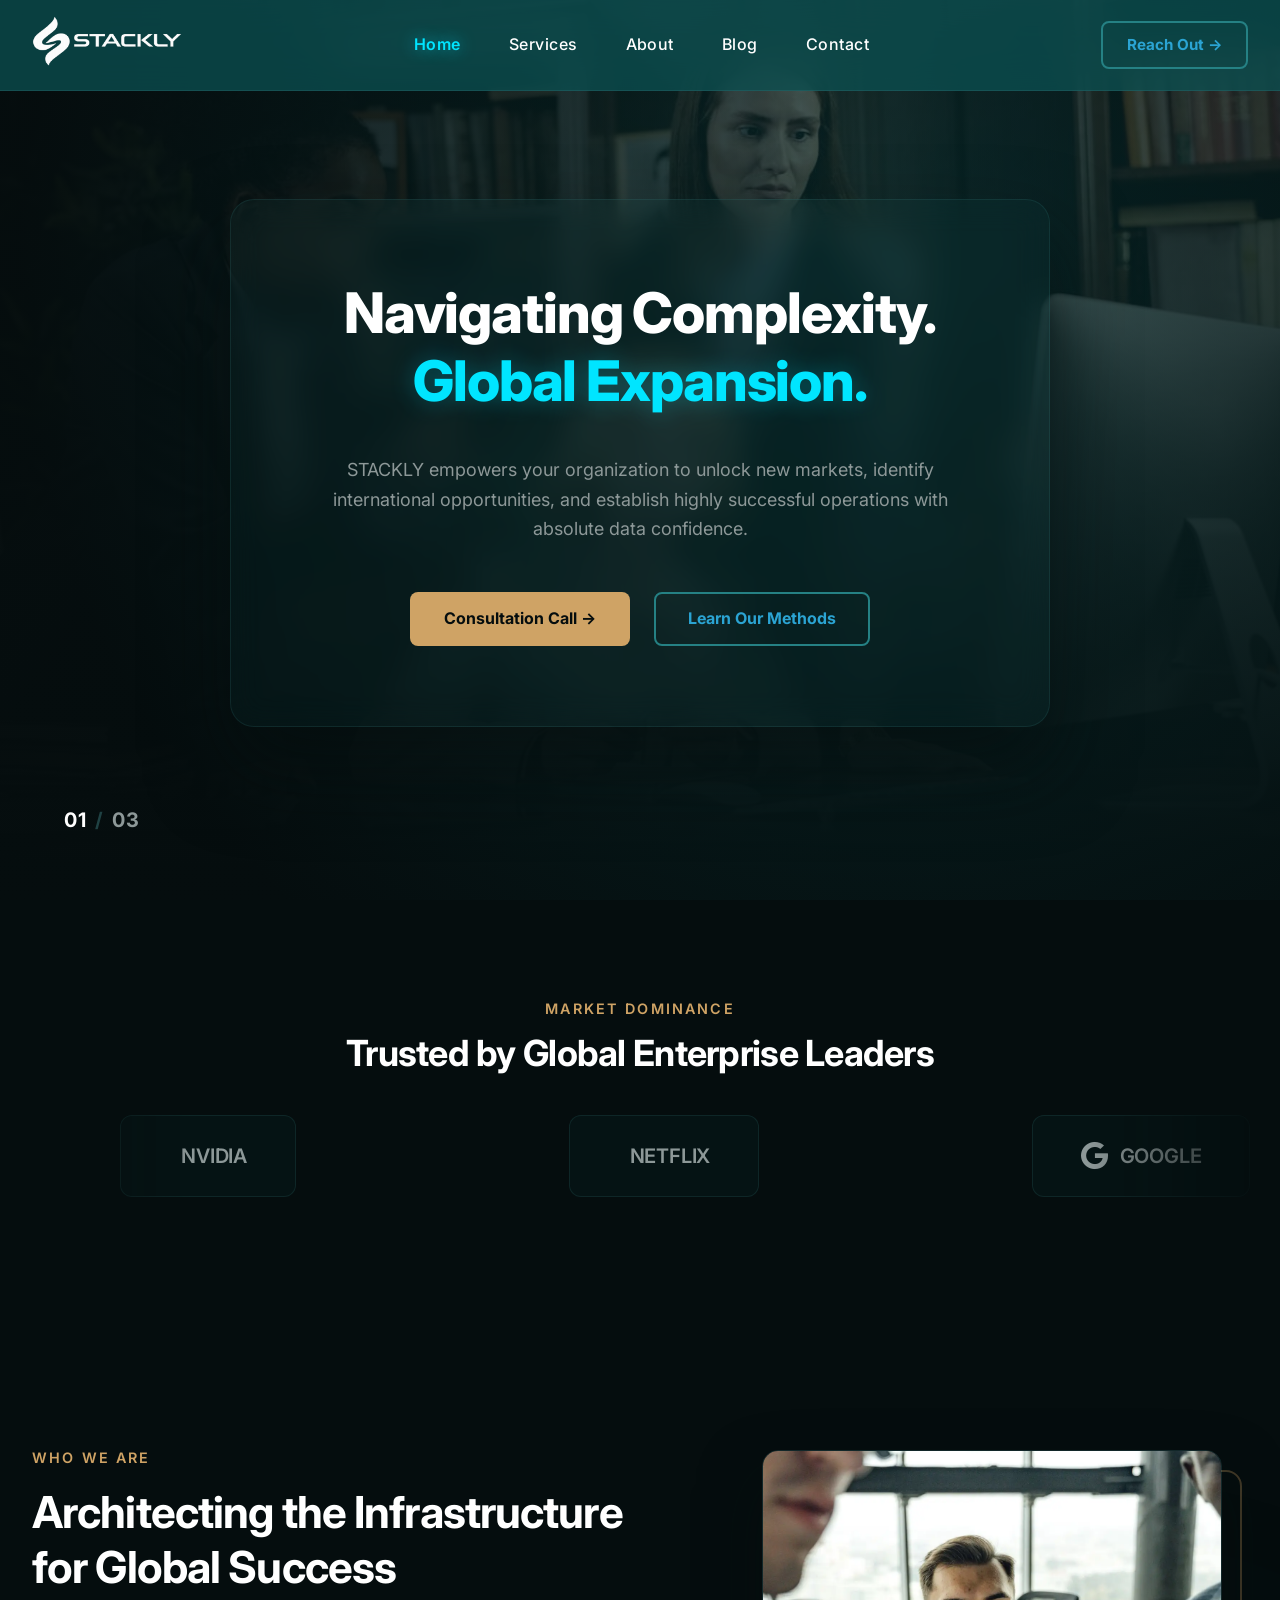
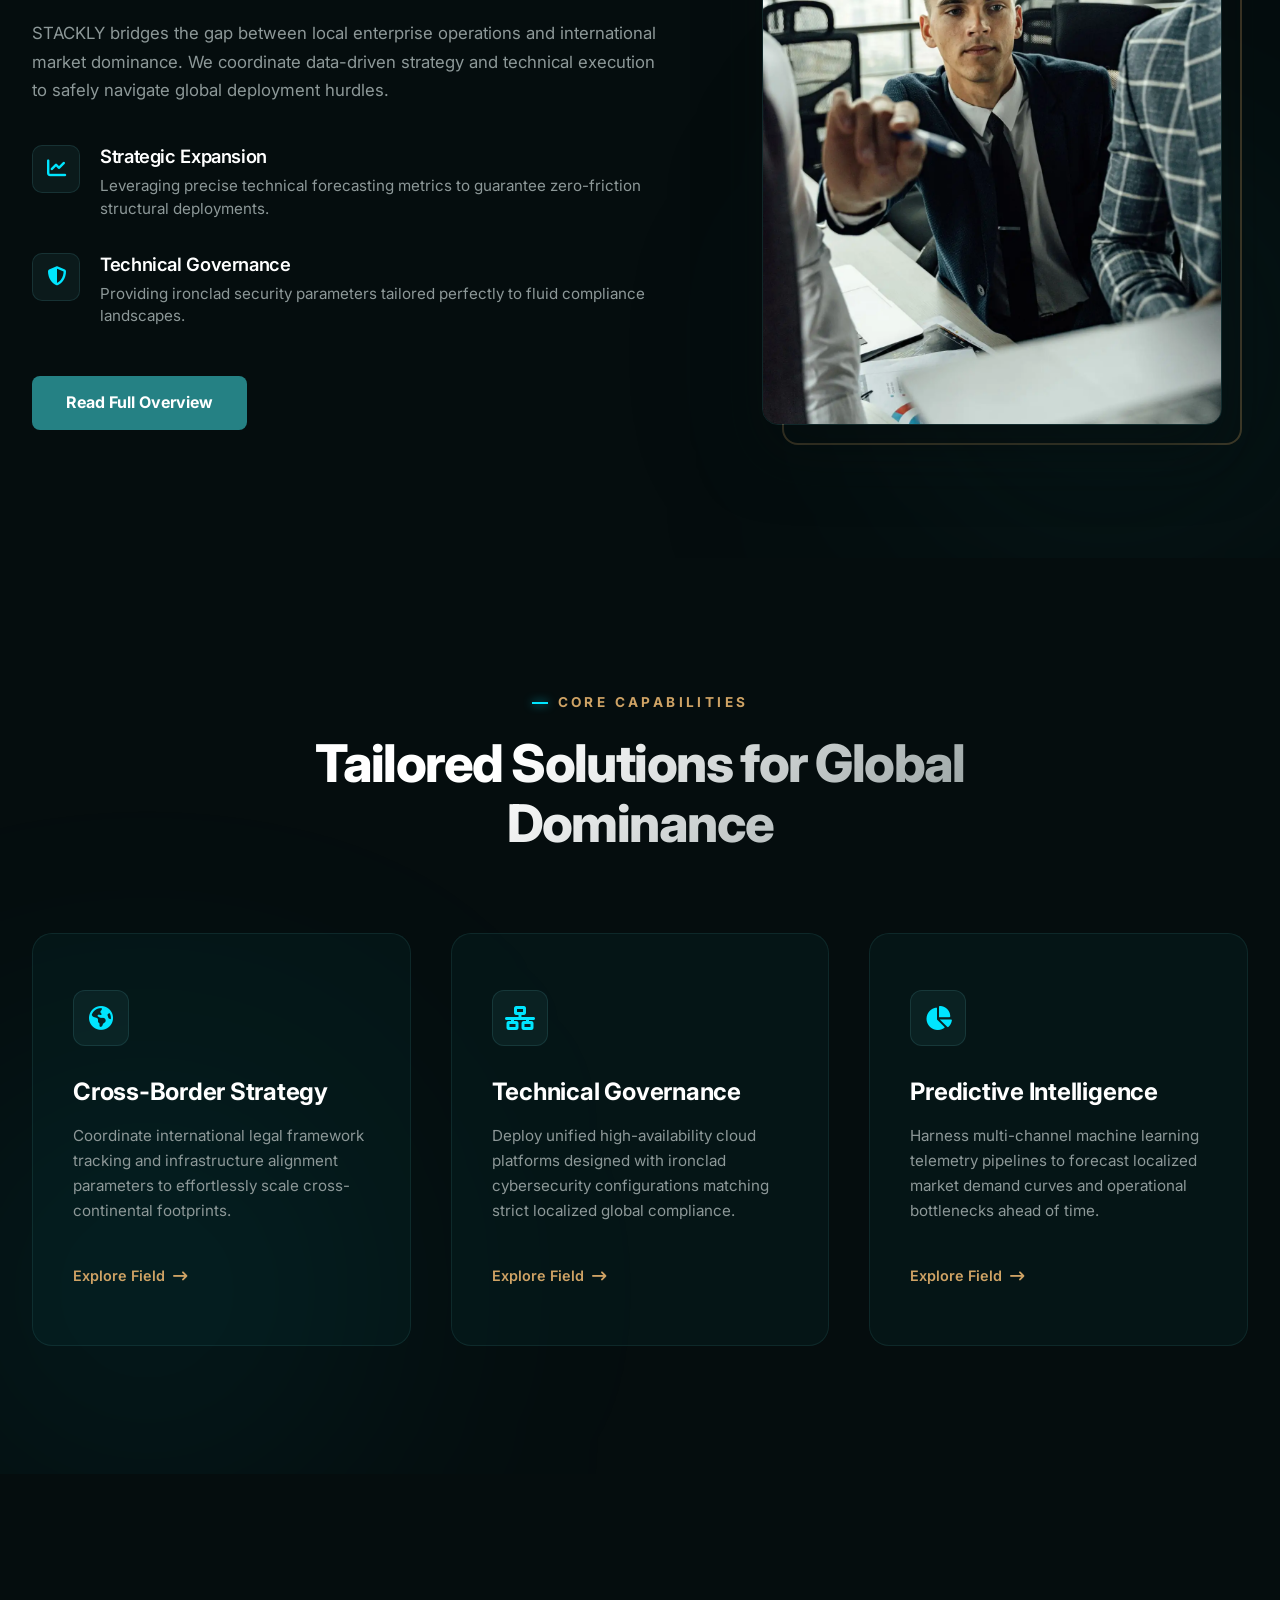
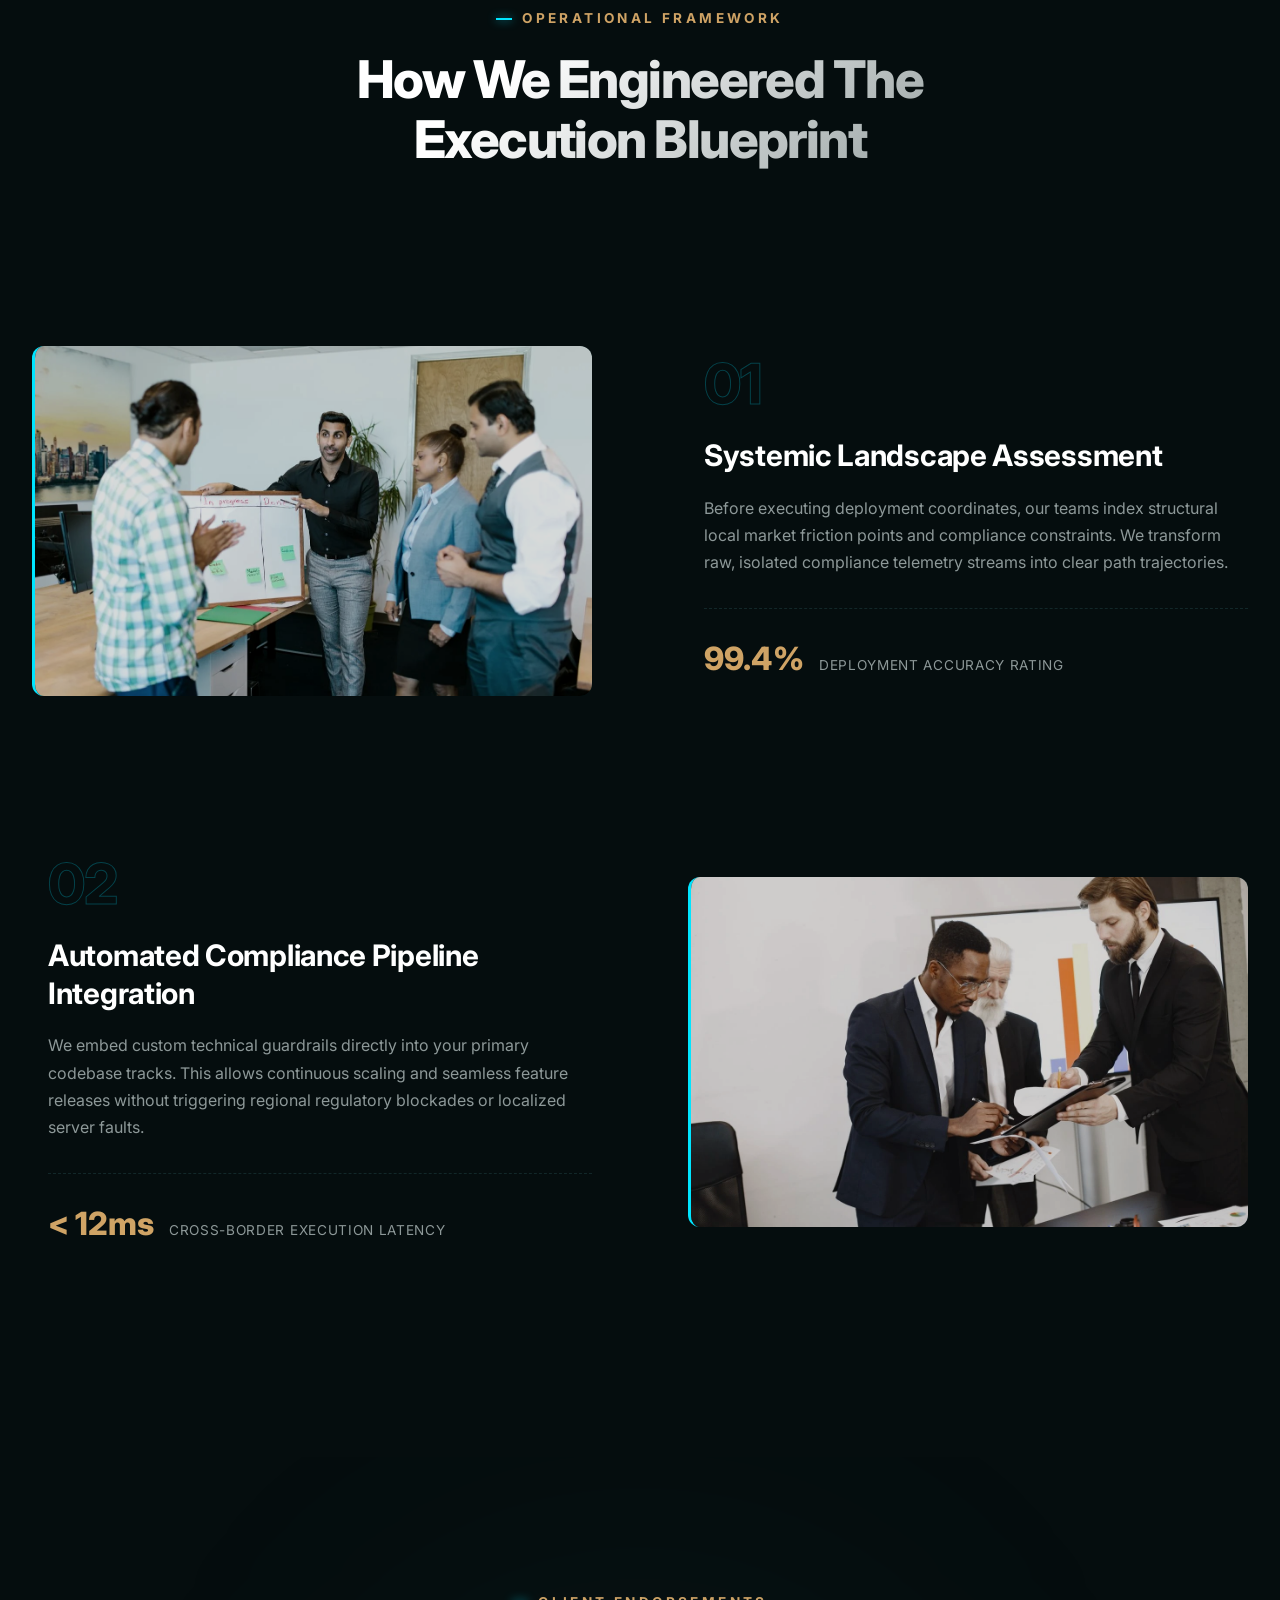
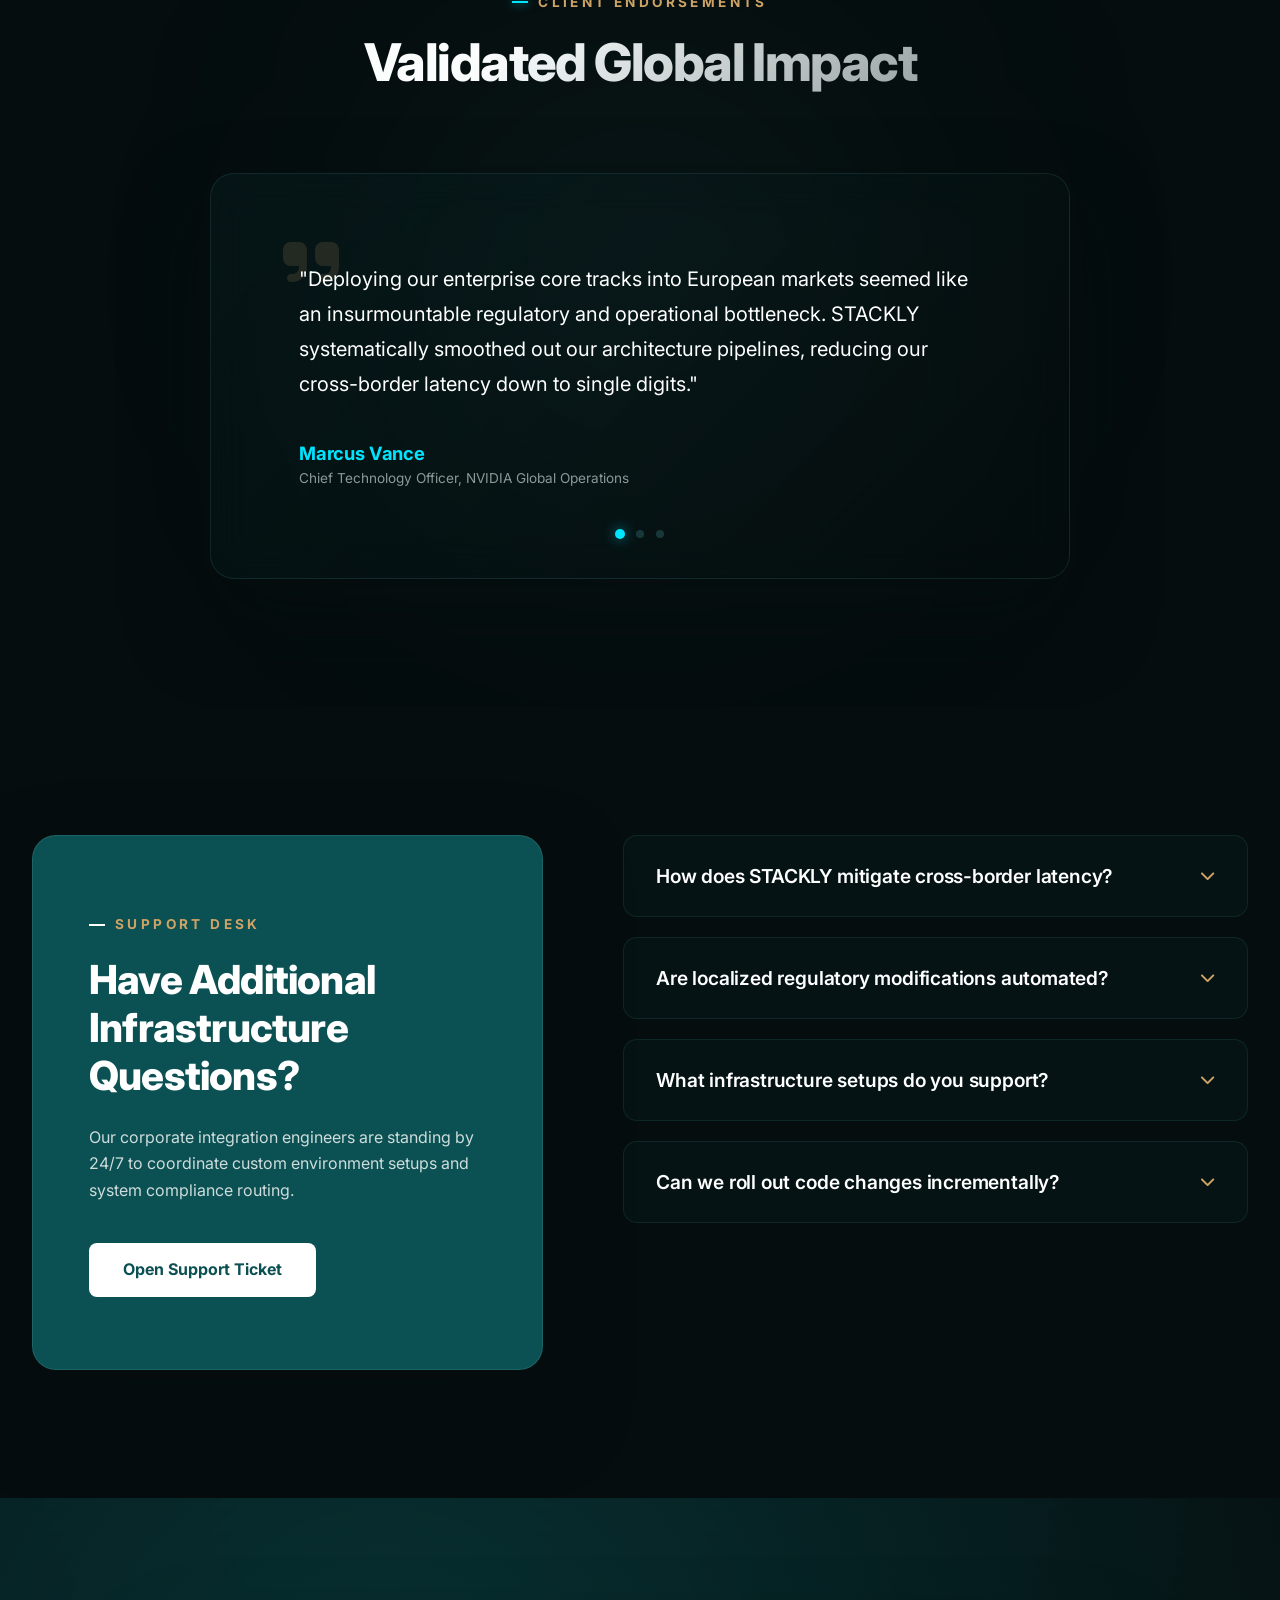
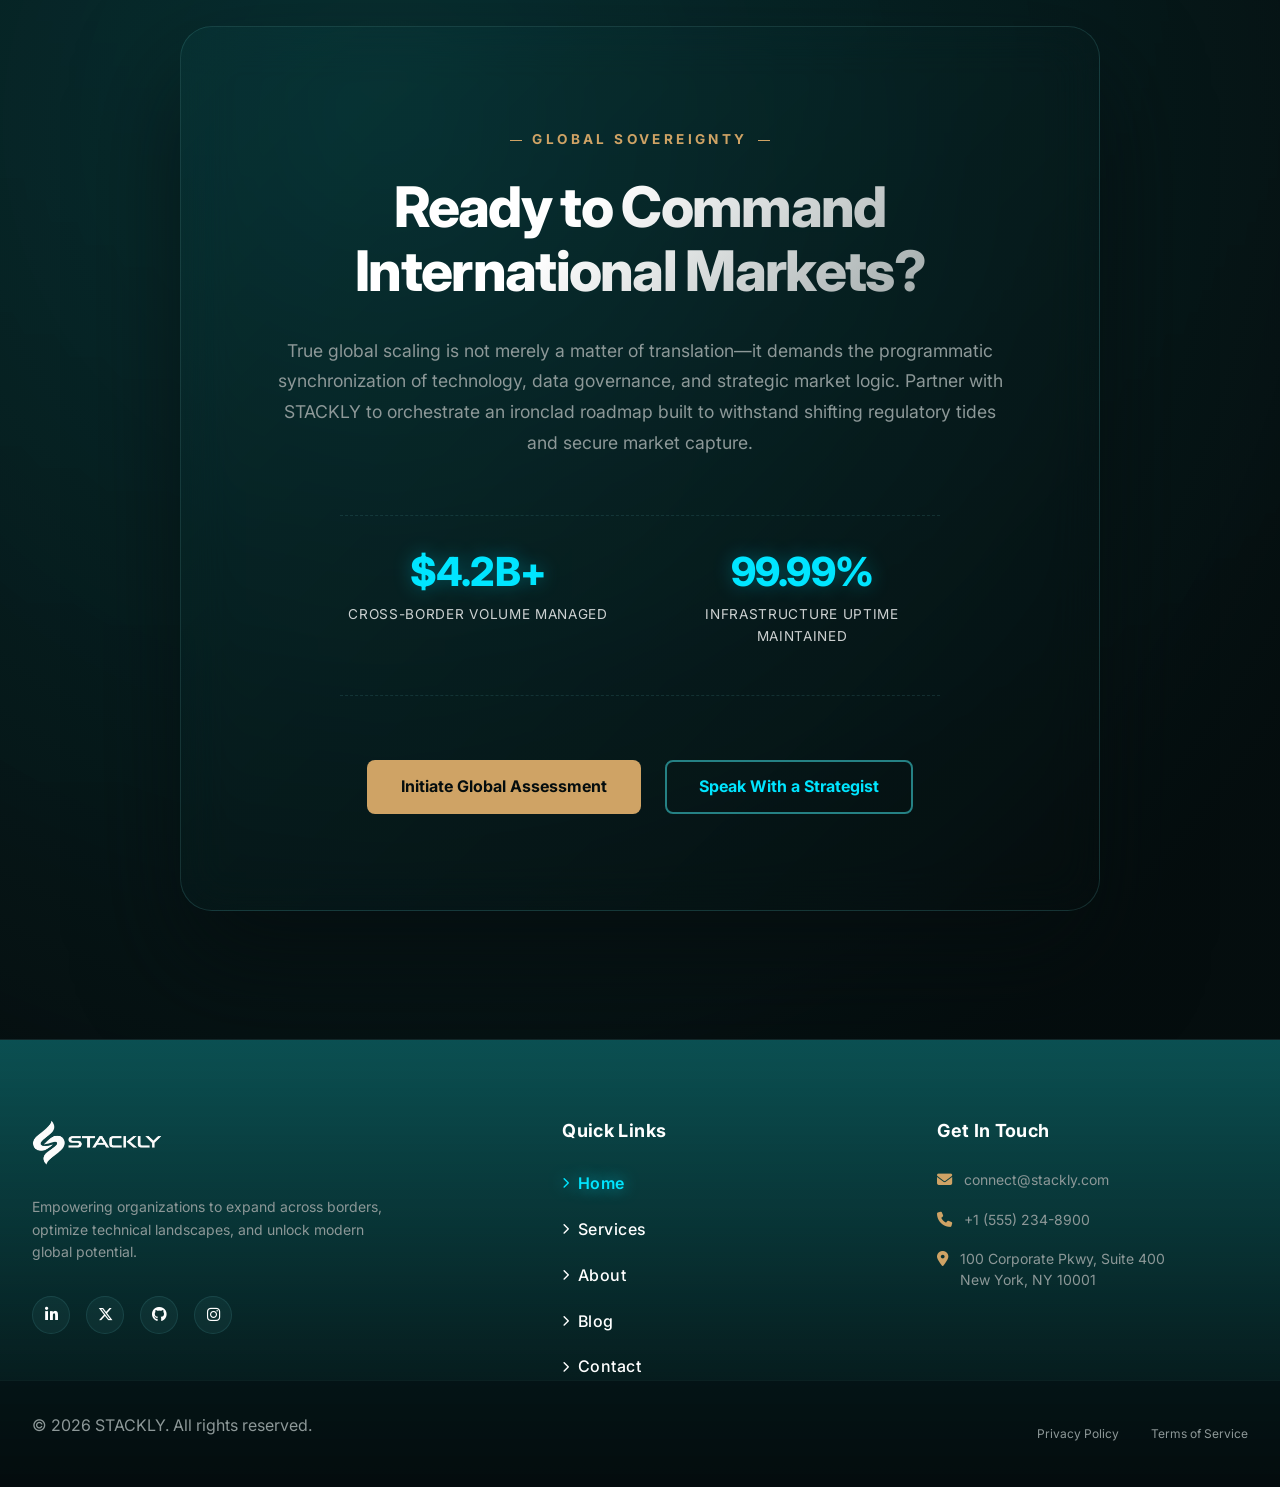
<file: index.html>
<!DOCTYPE html>
<html lang="en">

<head>
    <meta charset="UTF-8">
    <meta name="viewport" content="width=device-width, initial-scale=1.0">
    <title>Corporate & Business</title>
    <link rel="icon" href="./assets/bg remove.webp">

    <link rel="stylesheet"
        href="https://fonts.googleapis.com/css2?family=Inter:wght=300;400;500;600;700&family=Orbitron:wght=500;700;900&family=Syncopate:wght=700&display=swap">

    <link rel="stylesheet" href="style.css">
    <link rel="stylesheet" href="root.css">

    <link href="https://fonts.googleapis.com/icon?family=Material+Icons" rel="stylesheet">
    <link rel="stylesheet" href="https://cdnjs.cloudflare.com/ajax/libs/font-awesome/6.5.1/css/all.min.css">
    <link rel="stylesheet" href="https://unpkg.com/aos@next/dist/aos.css" />
</head>

<body>

    <header class="site-header">
        <div class="container header-container">
            <a href="index.html" class="brand-logo">
                <img src="./assets/white.webp" alt="logo" width="150px" height="50px">
            </a>

            <nav class="site-nav">
                <ul class="nav-list">
                    <li><a href="index.html" class="nav-link active">Home</a></li>
                    <li><a href="service.html" class="nav-link passive">Services</a></li>
                    <li><a href="about.html" class="nav-link passive">About</a></li>
                    <li><a href="blog.html" class="nav-link passive">Blog</a></li>
                    <li><a href="contact.html" class="nav-link passive">Contact</a></li>
                    <li class="mobile-only-action">
                        <a href="auth.html" class="btn btn-primary">Reach Out &rarr;</a>
                    </li>
                </ul>
            </nav>

            <div class="header-actions">
                <a href="auth.html" class="btn btn-outline header-cta">Reach Out &rarr;</a>

                <button class="hamburger-toggle" aria-label="Toggle Menu">
                    <span class="bar line-top"></span>
                    <span class="bar line-mid"></span>
                    <span class="bar line-bot"></span>
                </button>
            </div>
        </div>
    </header>







    <section class="premium-hero">
        <div class="hero-bg-slider">
            <div class="slide-img active" style="background-image: url('./assets/hero1.webp');">
            </div>
            <div class="slide-img" style="background-image: url('./assets/img\ 1.webp');">
            </div>
            <div class="slide-img" style="background-image: url('./assets/team.webp');">
            </div>
        </div>

        <div class="hero-overlay-shub"></div>

        <div class="container hero-container-inner">
            <div class="hero-text-engine" data-aos="fade-up">

                <div class="headline-frame-wrapper">
                    <h1 class="slide-headline active">Navigating Complexity.<br><span class="highlight-cyan">Global
                            Expansion.</span></h1>
                    <h1 class="slide-headline">Architecting Systems.<br><span class="highlight-cyan">Technical
                            Optimization.</span></h1>
                    <h1 class="slide-headline">Unlocking Horizons.<br><span class="highlight-cyan">Seamless
                            Strategy.</span></h1>
                </div>

                <p class="hero-summary-desc" data-aos="fade-up" data-aos-delay="150">
                    STACKLY empowers your organization to unlock new markets, identify international opportunities, and
                    establish highly successful operations with absolute data confidence.
                </p>

                <div class="hero-cta-twin-rack" data-aos="fade-up" data-aos-delay="300">
                    <a href="error.html" class="btn btn-primary">Consultation Call &rarr;</a>
                    <a href="error.html" class="btn btn-outline error-sec-btn">Learn Our Methods</a>
                </div>
            </div>
        </div>

        <div class="hero-fraction-indicator" data-aos="fade-right" data-aos-delay="450">
            <span id="current-step">01</span> <span class="divider">/</span> <span class="total-steps">03</span>
        </div>
    </section>









    <section class="trusted-partners-section" data-aos="fade-up">
        <div class="container partner-header-box">
            <span class="partner-subtitle">Market Dominance</span>
            <h2 class="partner-main-title">Trusted by Global Enterprise Leaders</h2>
        </div>

        <div class="marquee-viewport-container">
            <div class="marquee-moving-track">

                <div class="marquee-group">
                    <div class="partner-logo-card"><i class="fa-brands fa-nvidia"></i> <span>NVIDIA</span></div>
                    <div class="partner-logo-card"><i class="fa-brands fa-square-netflix"></i> <span>NETFLIX</span>
                    </div>
                    <div class="partner-logo-card"><i class="fa-brands fa-google"></i> <span>GOOGLE</span></div>
                    <div class="partner-logo-card"><i class="fa-brands fa-apple"></i> <span>APPLE</span></div>
                    <div class="partner-logo-card"><i class="fa-brands fa-amazon"></i> <span>AMAZON</span></div>
                    <div class="partner-logo-card"><i class="fa-brands fa-microsoft"></i> <span>MICROSOFT</span></div>
                </div>

                <div class="marquee-group" aria-hidden="true">
                    <div class="partner-logo-card"><i class="fa-brands fa-nvidia"></i> <span>NVIDIA</span></div>
                    <div class="partner-logo-card"><i class="fa-brands fa-square-netflix"></i> <span>NETFLIX</span>
                    </div>
                    <div class="partner-logo-card"><i class="fa-brands fa-google"></i> <span>GOOGLE</span></div>
                    <div class="partner-logo-card"><i class="fa-brands fa-apple"></i> <span>APPLE</span></div>
                    <div class="partner-logo-card"><i class="fa-brands fa-amazon"></i> <span>AMAZON</span></div>
                    <div class="partner-logo-card"><i class="fa-brands fa-microsoft"></i> <span>MICROSOFT</span></div>
                </div>

            </div>
        </div>
    </section>









    <section class="premium-about-section">
        <!-- Subdued Background Decorative Light Glow -->
        <div class="about-glow-orb"></div>

        <div class="container about-grid">
            <!-- Left Content Column -->
            <div class="about-content" data-aos="fade-up">
                <span class="about-subtitle">Who We Are</span>
                <h2 class="about-main-title">Architecting the Infrastructure for Global Success</h2>

                <p class="about-description">
                    STACKLY bridges the gap between local enterprise operations and international market dominance. We
                    coordinate data-driven strategy and technical execution to safely navigate global deployment
                    hurdles.
                </p>

                <!-- Sophisticated Dual Core Focus Points -->
                <div class="about-features-grid">
                    <div class="feature-item">
                        <div class="feature-icon-box"><i class="fa-solid fa-chart-line"></i></div>
                        <div>
                            <h4>Strategic Expansion</h4>
                            <p>Leveraging precise technical forecasting metrics to guarantee zero-friction structural
                                deployments.</p>
                        </div>
                    </div>
                    <div class="feature-item">
                        <div class="feature-icon-box"><i class="fa-solid fa-shield-halved"></i></div>
                        <div>
                            <h4>Technical Governance</h4>
                            <p>Providing ironclad security parameters tailored perfectly to fluid compliance landscapes.
                            </p>
                        </div>
                    </div>
                </div>

                <div class="about-action-row">
                    <a href="error.html" class="btn btn-secondary">Read Full Overview</a>
                </div>
            </div>

            <!-- Right Side Auto-Changing Image Slider Column -->
            <div class="about-visual-column" data-aos="fade-left" data-aos-delay="200">
                <div class="about-slider-frame">
                    <!-- Floating Decorative Frame Lines for Luxury Aesthetics -->
                    <div class="deco-border"></div>

                    <!-- Rotating Media Images Array -->
                    <div class="about-image-slider">
                        <div class="about-slide active" style="background-image: url('./assets/about\ 1.webp');">
                        </div>
                        <div class="about-slide" style="background-image: url('./assets/about\ 2.webp');">
                        </div>
                        <div class="about-slide" style="background-image: url('./assets/about\ 3.webp');">
                        </div>
                    </div>
                </div>
            </div>
        </div>
    </section>









    <section class="premium-services-section" data-aos="fade-up">
        <!-- Fluid background layout glow effects -->
        <div class="services-glow-orb"></div>

        <div class="container">
            <!-- Section Header (Using the new elegant layout metrics) -->
            <div class="services-header-box" data-aos="fade-up" data-aos-delay="100">
                <span class="services-subtitle">Core Capabilities</span>
                <h2 class="services-main-title">Tailored Solutions for Global Dominance</h2>
            </div>

            <!-- 3-Column Performance Card Matrix Grid -->
            <div class="services-matrix-grid">

                <!-- Card 01 -->
                <div class="service-card-item" data-aos="fade-up" data-aos-delay="200">
                    <div class="card-glow-barrier"></div>
                    <div class="card-icon-header">
                        <i class="fa-solid fa-earth-americas"></i>
                    </div>
                    <h3 class="card-title">Cross-Border Strategy</h3>
                    <p class="card-excerpt">
                        Coordinate international legal framework tracking and infrastructure alignment parameters to
                        effortlessly scale cross-continental footprints.
                    </p>
                    <a href="error.html" class="card-action-link">Explore Field <i
                            class="fa-solid fa-arrow-right-long"></i></a>
                </div>

                <!-- Card 02 -->
                <div class="service-card-item" data-aos="fade-up" data-aos-delay="350">
                    <div class="card-glow-barrier"></div>
                    <div class="card-icon-header">
                        <i class="fa-solid fa-network-wired"></i>
                    </div>
                    <h3 class="card-title">Technical Governance</h3>
                    <p class="card-excerpt">
                        Deploy unified high-availability cloud platforms designed with ironclad cybersecurity
                        configurations matching strict localized global compliance.
                    </p>
                    <a href="error.html" class="card-action-link">Explore Field <i
                            class="fa-solid fa-arrow-right-long"></i></a>
                </div>

                <!-- Card 03 -->
                <div class="service-card-item" data-aos="fade-up" data-aos-delay="500">
                    <div class="card-glow-barrier"></div>
                    <div class="card-icon-header">
                        <i class="fa-solid fa-chart-pie"></i>
                    </div>
                    <h3 class="card-title">Predictive Intelligence</h3>
                    <p class="card-excerpt">
                        Harness multi-channel machine learning telemetry pipelines to forecast localized market demand
                        curves and operational bottlenecks ahead of time.
                    </p>
                    <a href="error.html" class="card-action-link">Explore Field <i
                            class="fa-solid fa-arrow-right-long"></i></a>
                </div>

            </div>
        </div>
    </section>








    <section class="premium-showcase-section">
        <!-- Centered Editorial Header -->
        <div class="container" data-aos="fade-up">
            <div class="showcase-header-box">
                <span class="showcase-subtitle">Operational Framework</span>
                <h2 class="showcase-main-title">How We Engineered The Execution Blueprint</h2>
            </div>
        </div>

        <!-- Alternating Row Track 01 -->
        <div class="showcase-row-wrapper">
            <div class="container showcase-grid-inner">
                <div class="showcase-visual-pane" data-aos="fade-right">
                    <div class="minimal-image-frame">
                        <img src="./assets/img 2.webp" alt="Executive Strategy Alignment" class="minimal-asset-img">
                    </div>
                </div>
                <div class="showcase-content-pane" data-aos="fade-left" data-aos-delay="150">
                    <div class="showcase-index-node">01</div>
                    <h3 class="showcase-heading">Systemic Landscape Assessment</h3>
                    <p class="showcase-narrative">
                        Before executing deployment coordinates, our teams index structural local market friction points
                        and compliance constraints. We transform raw, isolated compliance telemetry streams into clear
                        path trajectories.
                    </p>
                    <div class="showcase-metric-line">
                        <span class="metric-num">99.4%</span>
                        <span class="metric-label">Deployment Accuracy Rating</span>
                    </div>
                </div>
            </div>
        </div>

        <!-- Alternating Row Track 02 (Reversed Column Order Natively) -->
        <div class="showcase-row-wrapper row-reversed">
            <div class="container showcase-grid-inner">
                <div class="showcase-visual-pane" data-aos="fade-left">
                    <div class="minimal-image-frame">
                        <img src="./assets/img 3.webp" alt="Technical Deployment Infrastructure"
                            class="minimal-asset-img">
                    </div>
                </div>
                <div class="showcase-content-pane" data-aos="fade-right" data-aos-delay="150">
                    <div class="showcase-index-node">02</div>
                    <h3 class="showcase-heading">Automated Compliance Pipeline Integration</h3>
                    <p class="showcase-narrative">
                        We embed custom technical guardrails directly into your primary codebase tracks. This allows
                        continuous scaling and seamless feature releases without triggering regional regulatory
                        blockades or localized server faults.
                    </p>
                    <div class="showcase-metric-line">
                        <span class="metric-num">&lt; 12ms</span>
                        <span class="metric-label">Cross-Border Execution Latency</span>
                    </div>
                </div>
            </div>
        </div>
    </section>








    <section class="premium-testimonial-section" data-aos="fade-up">
        <!-- Ambient backlighting orb -->
        <div class="testimonial-glow-orb"></div>

        <div class="container">
            <!-- Section Header -->
            <div class="testimonial-header-box" data-aos="fade-up" data-aos-delay="100">
                <span class="testimonial-subtitle">Client Endorsements</span>
                <h2 class="testimonial-main-title">Validated Global Impact</h2>
            </div>

            <!-- The Luxury Quote Slider Display Frame -->
            <div class="testimonial-slider-frame" data-aos="fade-up" data-aos-delay="200">
                <!-- Fixed Luxury Quote Mark Graphic Asset -->
                <div class="quote-mark-icon"><i class="fa-solid fa-quote-right"></i></div>

                <!-- Automated Rotating Review Array -->
                <div class="testimonial-carousel-wrapper">

                    <!-- Slide 01 -->
                    <div class="testimonial-slide active">
                        <p class="testimonial-quote-text">
                            "Deploying our enterprise core tracks into European markets seemed like an insurmountable
                            regulatory and operational bottleneck. STACKLY systematically smoothed out our architecture
                            pipelines, reducing our cross-border latency down to single digits."
                        </p>
                        <div class="testimonial-author-meta">
                            <h4 class="author-name">Marcus Vance</h4>
                            <p class="author-role">Chief Technology Officer, NVIDIA Global Operations</p>
                        </div>
                    </div>

                    <!-- Slide 02 -->
                    <div class="testimonial-slide">
                        <p class="testimonial-quote-text">
                            "The automated compliance integration framework provided by STACKLY completely
                            revolutionized our distribution speed. We expanded our streaming cluster parameters across
                            three new global territories over a single weekend cycle with zero regulatory downtime."
                        </p>
                        <div class="testimonial-author-meta">
                            <h4 class="author-name">Helena Rostova</h4>
                            <p class="author-role">VP of Infrastructure, Corporate Networks</p>
                        </div>
                    </div>

                    <!-- Slide 03 -->
                    <div class="testimonial-slide">
                        <p class="testimonial-quote-text">
                            "Predictive market telemetry mapping allowed our logistical divisions to circumvent supply
                            lane constraints before they occurred. Their corporate governance architecture pays for
                            itself tenfold over every quarterly cycle."
                        </p>
                        <div class="testimonial-author-meta">
                            <h4 class="author-name">David Kingsley</h4>
                            <p class="author-role">Director of Deployment Strategy, Enterprise Systems</p>
                        </div>
                    </div>

                </div>

                <!-- Discrete Step Progress Navigation Pips -->
                <div class="testimonial-pip-navigation">
                    <span class="nav-pip active"></span>
                    <span class="nav-pip"></span>
                    <span class="nav-pip"></span>
                </div>
            </div>
        </div>
    </section>








    <section class="premium-faq-section" data-aos="fade-up">
        <div class="container faq-grid">

            <!-- Left Side Column: Integrated Premium CTA Block -->
            <div class="faq-cta-column" data-aos="fade-right" data-aos-delay="150">
                <div class="faq-cta-card">
                    <span class="faq-subtitle">Support Desk</span>
                    <h2 class="faq-cta-title">Have Additional Infrastructure Questions?</h2>
                    <p class="faq-cta-desc">
                        Our corporate integration engineers are standing by 24/7 to coordinate custom environment setups
                        and system compliance routing.
                    </p>
                    <div class="faq-cta-action">
                        <a href="error.html" class="btn btn-primary">Open Support Ticket</a>
                    </div>
                </div>
            </div>

            <!-- Right Side Column: Interactive Accordion Engine -->
            <div class="faq-accordion-column" data-aos="fade-left" data-aos-delay="300">
                <div class="accordion-group-track">

                    <!-- Accordion Row 01 -->
                    <div class="faq-accordion-item">
                        <button class="accordion-trigger" aria-expanded="false">
                            <span class="accordion-question-text">How does STACKLY mitigate cross-border latency?</span>
                            <i class="fa-solid fa-chevron-down accordion-arrow"></i>
                        </button>
                        <div class="accordion-panel-wrapper">
                            <div class="accordion-panel-content">
                                <p>We deploy optimized high-availability node clusters localized within key global
                                    market intersection coordinates. This isolates regional database calls and cuts
                                    pipeline data loops to sub-12ms execution speeds.</p>
                            </div>
                        </div>
                    </div>

                    <!-- Accordion Row 02 -->
                    <div class="faq-accordion-item">
                        <button class="accordion-trigger" aria-expanded="false">
                            <span class="accordion-question-text">Are localized regulatory modifications
                                automated?</span>
                            <i class="fa-solid fa-chevron-down accordion-arrow"></i>
                        </button>
                        <div class="accordion-panel-wrapper">
                            <div class="accordion-panel-content">
                                <p>Yes. Our compliance monitoring pipeline systematically hooks into global regional
                                    policy directories, allowing our core engine parameters to dynamically adjust logic
                                    paths based on traffic origins.</p>
                            </div>
                        </div>
                    </div>

                    <!-- Accordion Row 03 -->
                    <div class="faq-accordion-item">
                        <button class="accordion-trigger" aria-expanded="false">
                            <span class="accordion-question-text">What infrastructure setups do you support?</span>
                            <i class="fa-solid fa-chevron-down accordion-arrow"></i>
                        </button>
                        <div class="accordion-panel-wrapper">
                            <div class="accordion-panel-content">
                                <p>Our frameworks drop natively into standard container instances, serverless nodes, and
                                    hyper-scalable cloud network infrastructures via secure API proxies with zero legacy
                                    footprint requirements.</p>
                            </div>
                        </div>
                    </div>

                    <!-- Accordion Row 04 -->
                    <div class="faq-accordion-item">
                        <button class="accordion-trigger" aria-expanded="false">
                            <span class="accordion-question-text">Can we roll out code changes incrementally?</span>
                            <i class="fa-solid fa-chevron-down accordion-arrow"></i>
                        </button>
                        <div class="accordion-panel-wrapper">
                            <div class="accordion-panel-content">
                                <p>Absolutely. The architecture natively accommodates blue-green staging configurations,
                                    allowing deployment metrics to verify stability trends in isolated regions before
                                    committing global traffic lines.</p>
                            </div>
                        </div>
                    </div>

                </div>
            </div>

        </div>
    </section>








    <section class="premium-vanguard-section" data-aos="fade-up">
        <!-- Parallax-optimized, hardware-accelerated background layer -->
        <div class="vanguard-parallax-bg"></div>

        <!-- Heavy luxury gradient overlay shroud mapping to core dark teal -->
        <div class="vanguard-shroud"></div>

        <div class="container vanguard-content-container">
            <!-- Main Glass Panel Box -->
            <div class="vanguard-glass-card" data-aos="fade-up" data-aos-delay="200">
                <span class="vanguard-tagline">Global Sovereignty</span>
                <h2 class="vanguard-title">Ready to Command International Markets?</h2>

                <p class="vanguard-body-text">
                    True global scaling is not merely a matter of translation—it demands the programmatic
                    synchronization of technology, data governance, and strategic market logic. Partner with STACKLY to
                    orchestrate an ironclad roadmap built to withstand shifting regulatory tides and secure market
                    capture.
                </p>

                <!-- Rich Data Highlights Panel Row -->
                <div class="vanguard-stats-row">
                    <div class="vanguard-stat-node">
                        <h3>$4.2B+</h3>
                        <p>Cross-Border Volume Managed</p>
                    </div>
                    <div class="vanguard-stat-node">
                        <h3>99.99%</h3>
                        <p>Infrastructure Uptime Maintained</p>
                    </div>
                </div>

                <!-- Onboarding CTAs (Using your core gold button styling tokens) -->
                <div class="vanguard-action-cluster">
                    <a href="error.html" class="btn btn-primary">Initiate Global Assessment</a>
                    <a href="error.html" class="btn btn-outline vanguard-outline-btn">Speak With a Strategist</a>
                </div>
            </div>
        </div>
    </section>








    <footer class="site-footer">
        <div class="container footer-container">
            <div class="footer-brand-box">
                <a href="index.html" class="footer-logo">
                    <img src="./assets/white.webp" alt="logo" width="130px" height="45px">
                </a>
                <p class="footer-brand-desc">
                    Empowering organizations to expand across borders, optimize technical landscapes, and unlock modern
                    global potential.
                </p>
                <div class="footer-socials">
                    <a href="error.html" aria-label="LinkedIn" class="social-icon"><i
                            class="fa-brands fa-linkedin-in"></i></a>
                    <a href="error.html" aria-label="X (Twitter)" class="social-icon"><i
                            class="fa-brands fa-x-twitter"></i></a>
                    <a href="error.html" aria-label="GitHub" class="social-icon"><i class="fa-brands fa-github"></i></a>
                    <a href="error.html" aria-label="Instagram" class="social-icon"><i
                            class="fa-brands fa-instagram"></i></a>
                </div>
            </div>

            <div class="footer-links-box">
                <h4 class="footer-title">Quick Links</h4>
                <ul class="footer-nav-list">
                    <li><a href="index.html" class="nav-link active"><i
                                class="fa-solid fa-chevron-right link-arrow"></i> Home</a></li>
                    <li><a href="service.html" class="nav-link passive"><i
                                class="fa-solid fa-chevron-right link-arrow"></i> Services</a></li>
                    <li><a href="about.html" class="nav-link passive"><i
                                class="fa-solid fa-chevron-right link-arrow"></i> About</a></li>
                    <li><a href="blog.html" class="nav-link passive"><i
                                class="fa-solid fa-chevron-right link-arrow"></i> Blog</a></li>
                    <li><a href="contact.html" class="nav-link passive"><i
                                class="fa-solid fa-chevron-right link-arrow"></i> Contact</a></li>
                </ul>
            </div>

            <div class="footer-contact-box">
                <h4 class="footer-title">Get In Touch</h4>
                <ul class="contact-info-list">
                    <li>
                        <i class="fa-solid fa-envelope contact-icon"></i>
                        <span>connect@stackly.com</span>
                    </li>
                    <li>
                        <i class="fa-solid fa-phone contact-icon"></i>
                        <span>+1 (555) 234-8900</span>
                    </li>
                    <li>
                        <i class="fa-solid fa-location-dot contact-icon"></i>
                        <span>100 Corporate Pkwy, Suite 400<br>New York, NY 10001</span>
                    </li>
                </ul>
            </div>
        </div>

        <div class="footer-bottom-bar">
            <div class="container footer-bottom-flex">
                <p>&copy; 2026 STACKLY. All rights reserved.</p>
                <div class="footer-legal-links">
                    <a href="error.html">Privacy Policy</a>
                    <a href="error.html">Terms of Service</a>
                </div>
            </div>
        </div>
    </footer>








    <script src="script.js"></script>

    <!-- AOS Library Core Script -->
    <script src="https://unpkg.com/aos@next/dist/aos.js"></script>

    <script>
        // Custom fluid curve styling configurations for AOS
        AOS.init({
            duration: 1000,
            easing: 'cubic-bezier(0.16, 1, 0.3, 1)', // Premium easeOutExpo timing
            once: true,
            offset: 100,
            delay: 50,
            disable: 'mobile' // Optional: bypasses layout computations on small viewports for ultra-fluid performance
        });
    </script>



</body>

</html>
</file>
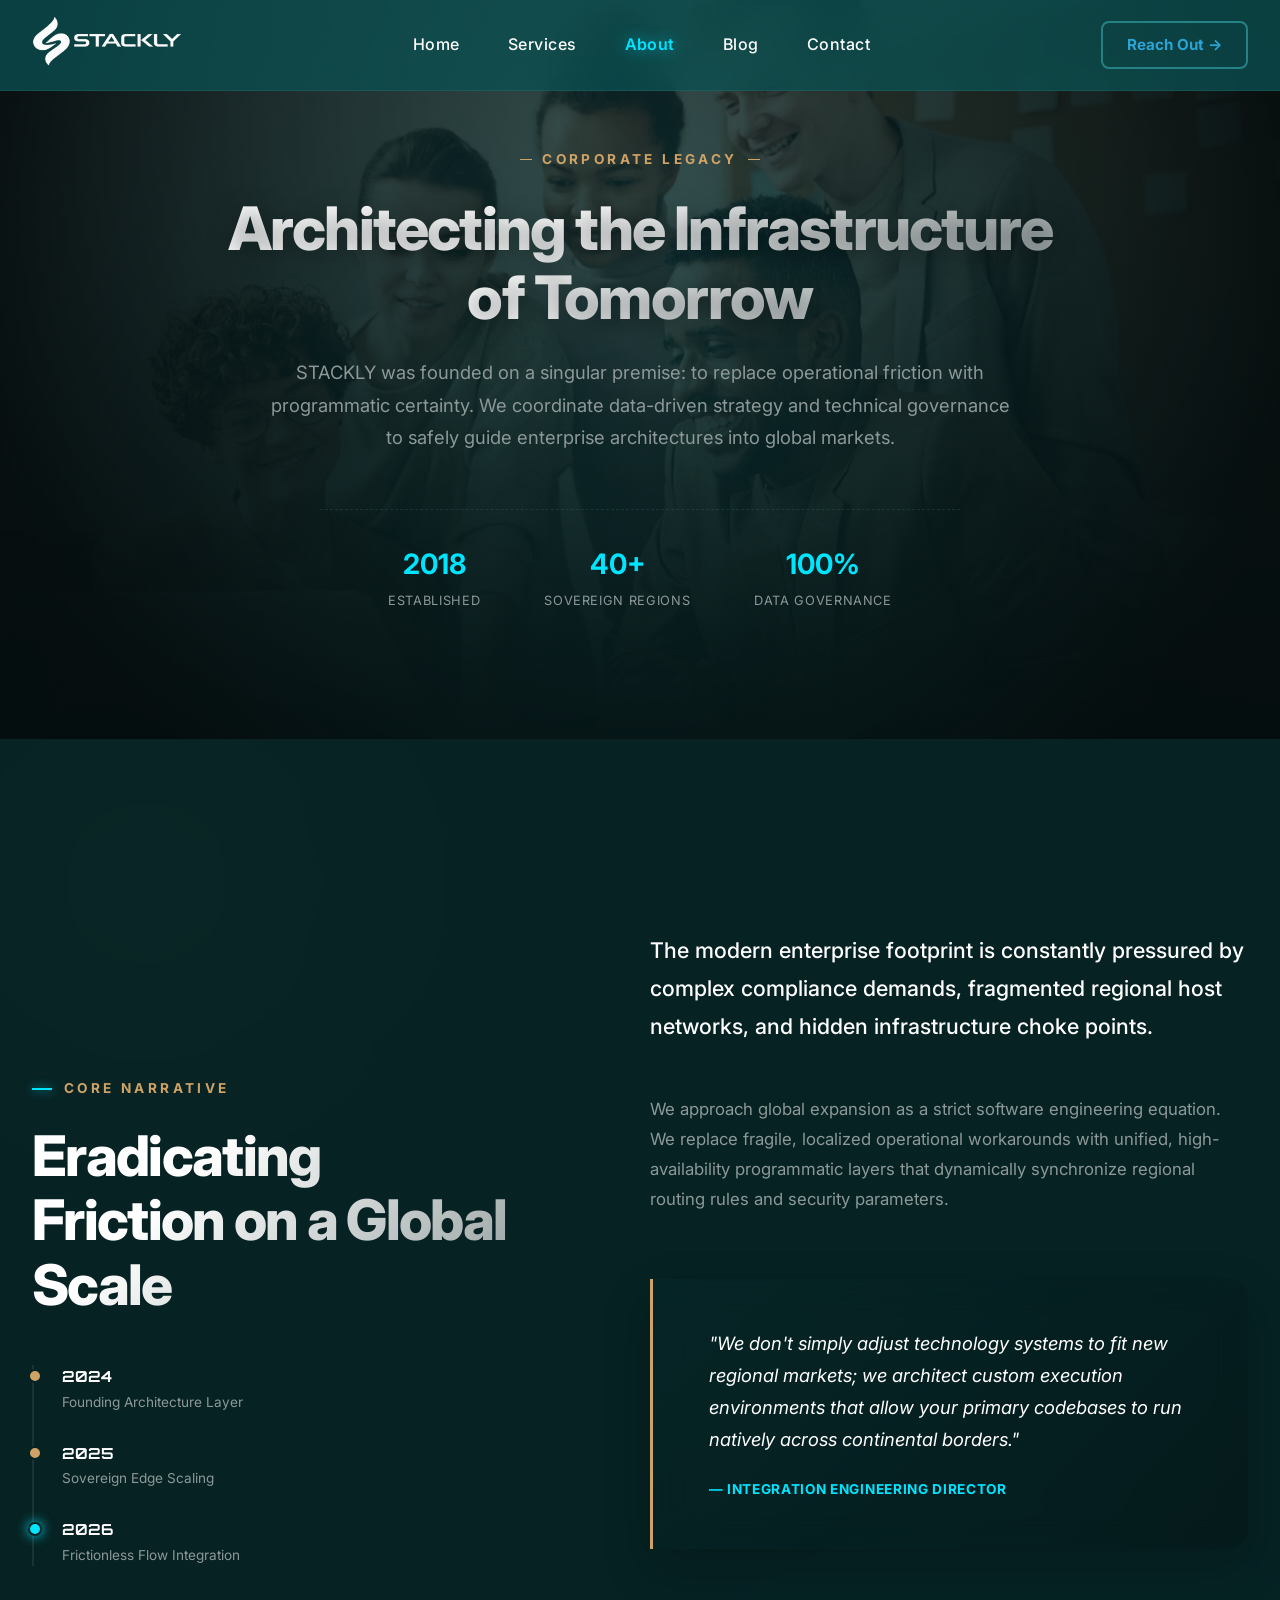
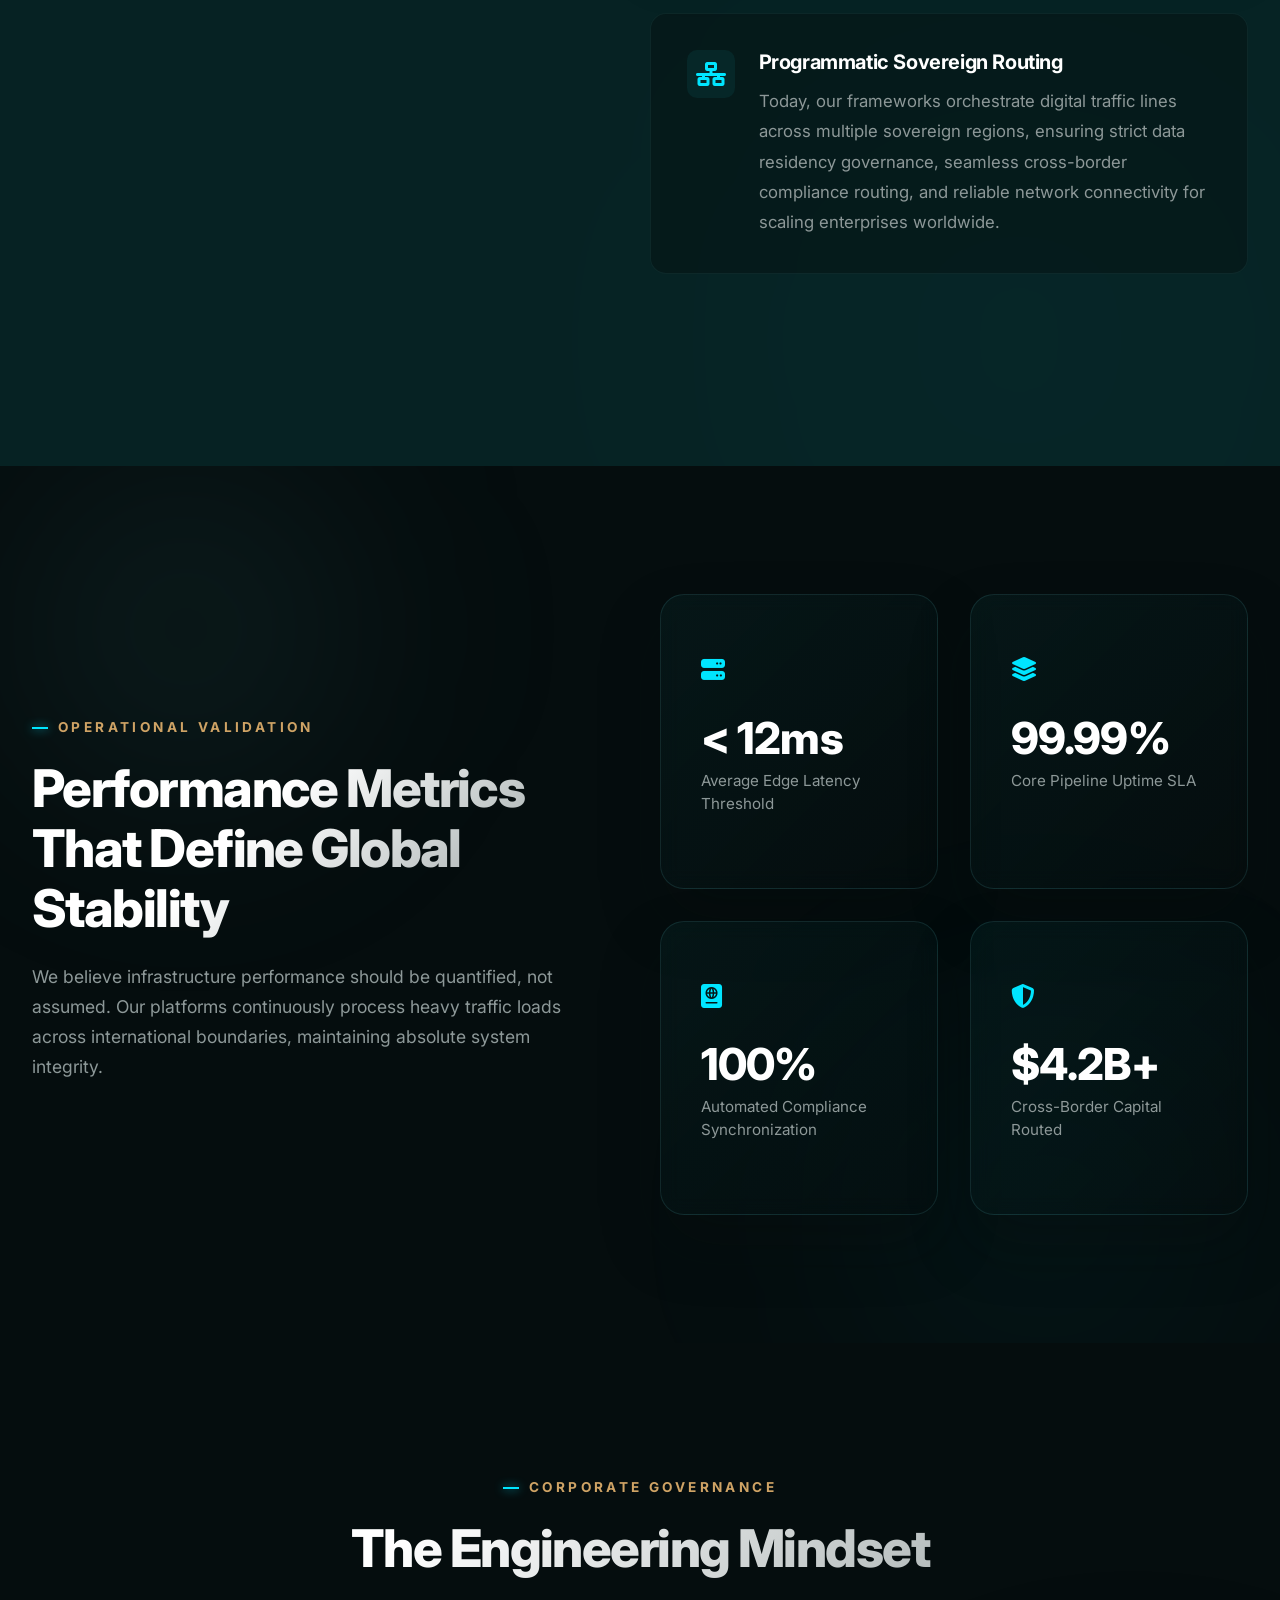
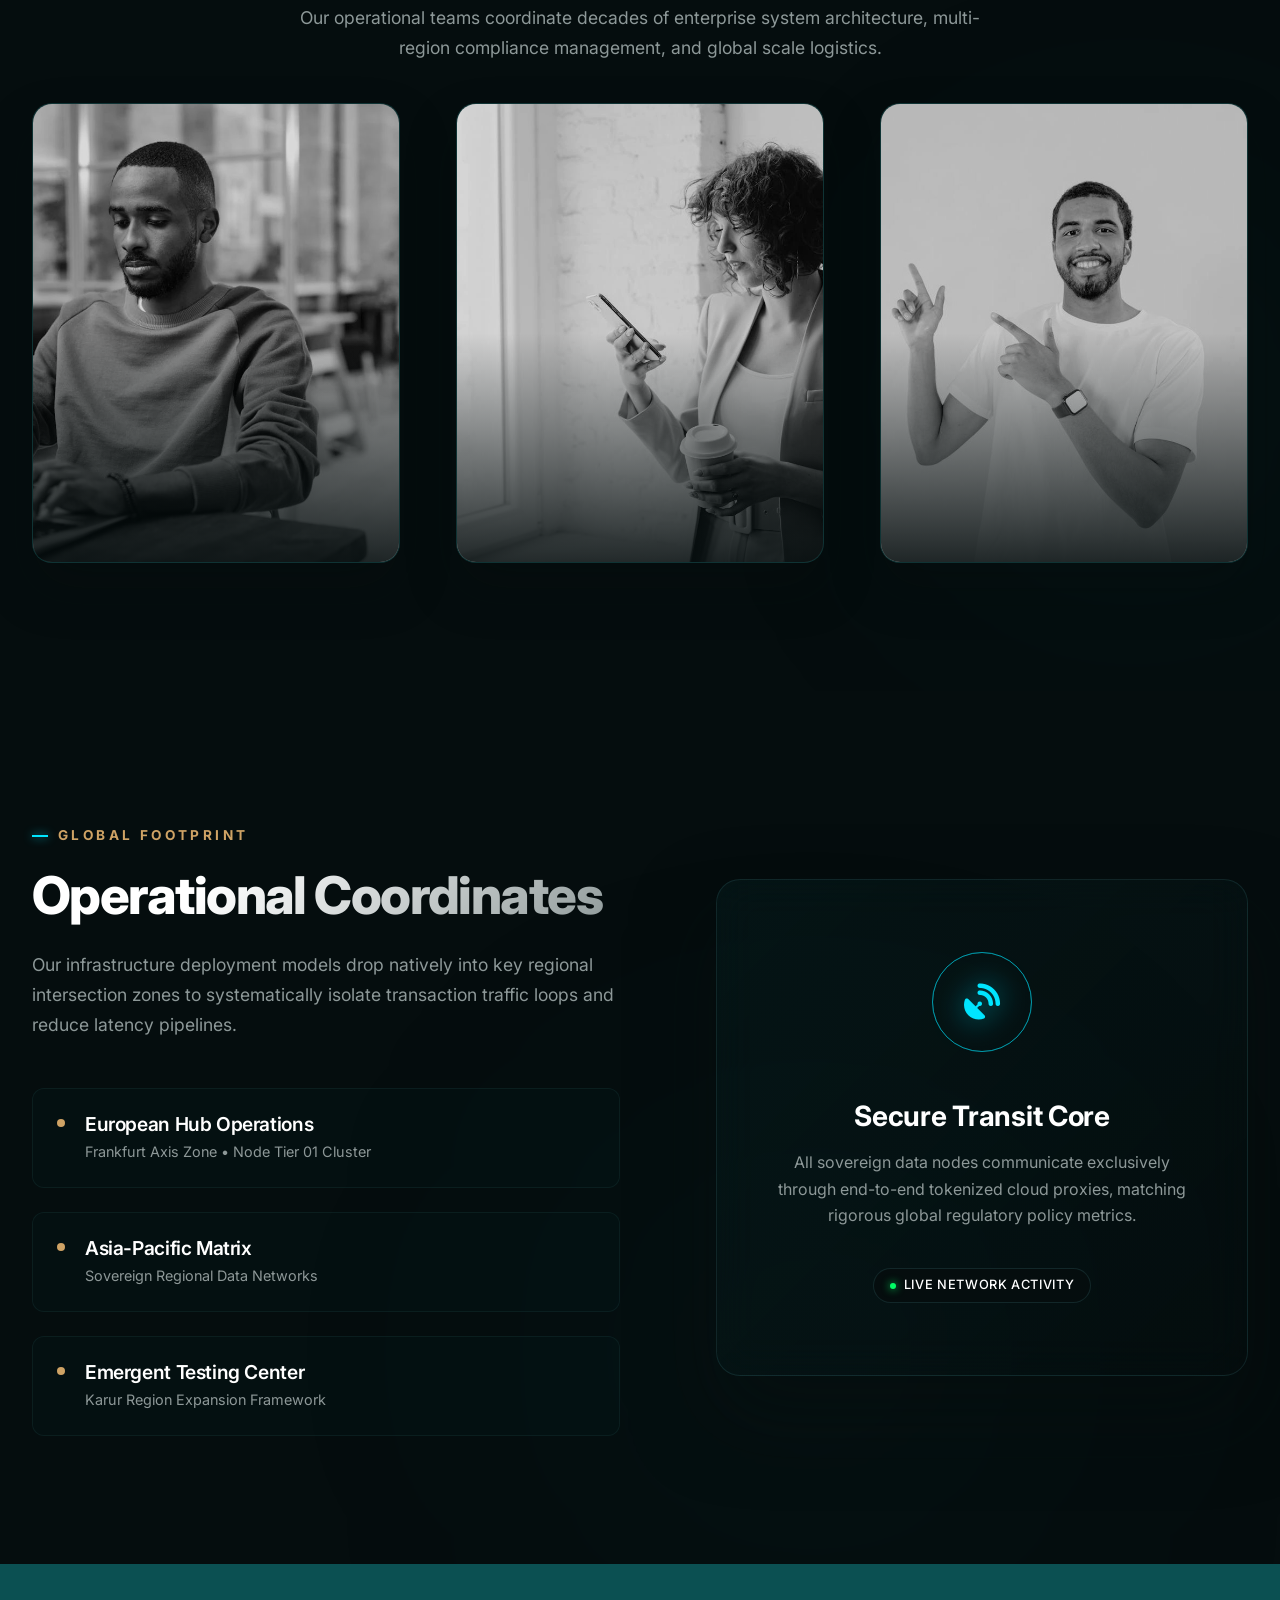
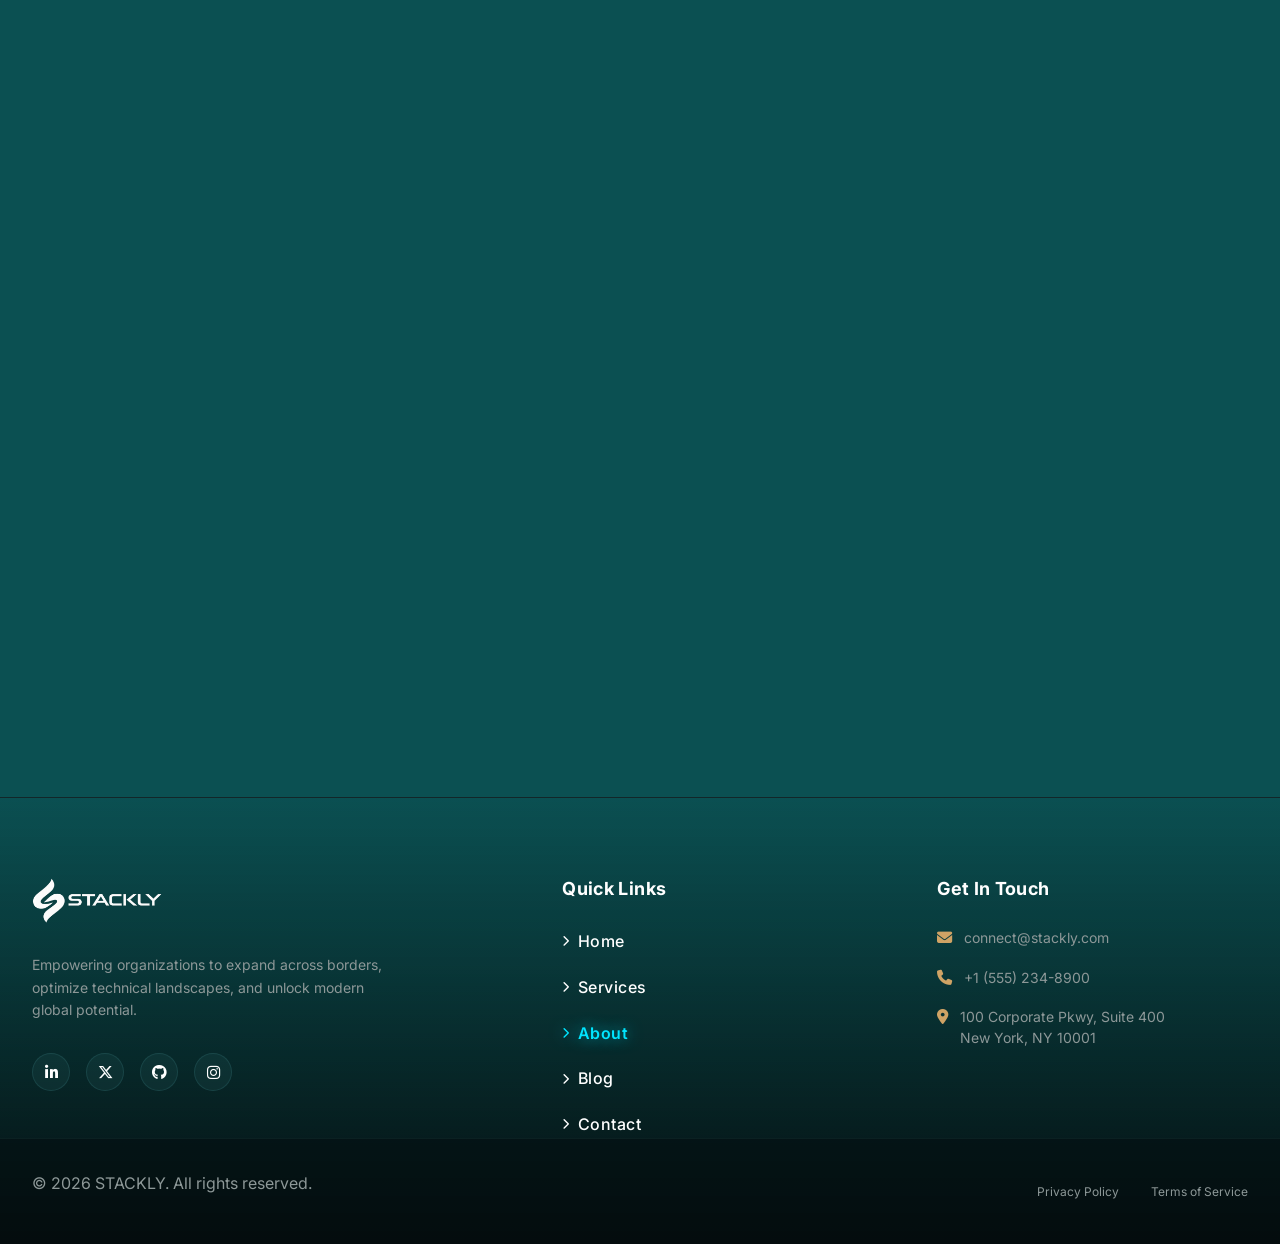
<file: about.html>
<!DOCTYPE html>
<html lang="en">

<head>
    <meta charset="UTF-8">
    <meta name="viewport" content="width=device-width, initial-scale=1.0">
    <title>Corporate & Business</title>
    <link rel="icon" href="./assets/bg remove.webp">

    <link rel="stylesheet"
        href="https://fonts.googleapis.com/css2?family=Inter:wght=300;400;500;600;700&family=Orbitron:wght=500;700;900&family=Syncopate:wght=700&display=swap">

    <link rel="stylesheet" href="style.css">
    <link rel="stylesheet" href="about.css">
    <link rel="stylesheet" href="root.css">

    <link href="https://fonts.googleapis.com/icon?family=Material+Icons" rel="stylesheet">
    <link rel="stylesheet" href="https://cdnjs.cloudflare.com/ajax/libs/font-awesome/6.5.1/css/all.min.css">
    <link rel="stylesheet" href="https://unpkg.com/aos@next/dist/aos.css" />
</head>

<body>

    <header class="site-header">
        <div class="container header-container">
            <a href="index.html" class="brand-logo">
                <img src="./assets/white.webp" alt="logo" width="150px" height="50px">
            </a>

            <nav class="site-nav">
                <ul class="nav-list">
                    <li><a href="index.html" class="nav-link active">Home</a></li>
                    <li><a href="service.html" class="nav-link passive">Services</a></li>
                    <li><a href="about.html" class="nav-link passive">About</a></li>
                    <li><a href="blog.html" class="nav-link passive">Blog</a></li>
                    <li><a href="contact.html" class="nav-link passive">Contact</a></li>
                    <li class="mobile-only-action">
                        <a href="auth.html" class="btn btn-primary">Reach Out &rarr;</a>
                    </li>
                </ul>
            </nav>

            <div class="header-actions">
                <a href="auth.html" class="btn btn-outline header-cta">Reach Out &rarr;</a>

                <button class="hamburger-toggle" aria-label="Toggle Menu">
                    <span class="bar line-top"></span>
                    <span class="bar line-mid"></span>
                    <span class="bar line-bot"></span>
                </button>
            </div>
        </div>
    </header>







    <!-- About Sub-Page Premium Image Overlay Hero Section -->
    <section class="about-hero-canvas" data-aos="fade-down">
        <!-- Parallax-optimized background layer -->
        <div class="about-hero-parallax-bg"></div>

        <!-- Heavy luxury gradient overlay shroud mapping to core corporate tones -->
        <div class="about-hero-shroud"></div>

        <div class="container about-hero-container">
            <!-- Main Content Presentation Box -->
            <div class="about-hero-content-box" data-aos="fade-up" data-aos-delay="150">
                <span class="about-hero-tagline">Corporate Legacy</span>
                <h1 class="about-hero-title">Architecting the Infrastructure of Tomorrow</h1>
                <p class="about-hero-narrative">
                    STACKLY was founded on a singular premise: to replace operational friction with programmatic
                    certainty. We coordinate data-driven strategy and technical governance to safely guide enterprise
                    architectures into global markets.
                </p>
                <div class="about-hero-metrics-strip">
                    <div class="mini-metric-node">
                        <span class="mini-num">2018</span>
                        <span class="mini-lbl">Established</span>
                    </div>
                    <div class="mini-metric-node">
                        <span class="mini-num">40+</span>
                        <span class="mini-lbl">Sovereign Regions</span>
                    </div>
                    <div class="mini-metric-node">
                        <span class="mini-num">100%</span>
                        <span class="mini-lbl">Data Governance</span>
                    </div>
                </div>
            </div>
        </div>
    </section>








<!-- Enhanced Parallax Asymmetric Story & Purpose Section -->
<section class="about-purpose-section" id="story-matrix-hub">
    <!-- Layered layout ambient backdrop flows -->
    <div class="purpose-glow-orb pattern-one"></div>
    <div class="purpose-glow-orb pattern-two"></div>

    <div class="container purpose-split-grid">

        <!-- Left Column Axis: Sticky Anchored Heading & Interactive Timeline -->
        <div class="purpose-heading-column" data-aos="fade-right" data-aos-duration="1200">
            <div class="sticky-header-wrapper">
                <span class="purpose-subtitle">Core Narrative</span>
                <h2 class="purpose-main-title">Eradicating Friction on a Global Scale</h2>
                
                <!-- Classy Micro-Timeline Widget Track -->
                <div class="purpose-timeline-widget">
                    <div class="timeline-node active">
                        <span class="node-year">2024</span>
                        <span class="node-lbl">Founding Architecture Layer</span>
                    </div>
                    <div class="timeline-node active">
                        <span class="node-year">2025</span>
                        <span class="node-lbl">Sovereign Edge Scaling</span>
                    </div>
                    <div class="timeline-node current">
                        <span class="node-year">2026</span>
                        <span class="node-lbl">Frictionless Flow Integration</span>
                    </div>
                </div>
            </div>
        </div>

        <!-- Right Column Axis: Parallax Prose Elements & Staggered Cards -->
        <div class="purpose-text-column">
            
            <p class="purpose-lead-text" data-aos="fade-up" data-aos-duration="1000" data-aos-delay="100">
                The modern enterprise footprint is constantly pressured by complex compliance demands, fragmented regional host networks, and hidden infrastructure choke points.
            </p>

            <p class="purpose-body-text" data-aos="fade-up" data-aos-duration="1000" data-aos-delay="200">
                We approach global expansion as a strict software engineering equation. We replace fragile, localized operational workarounds with unified, high-availability programmatic layers that dynamically synchronize regional routing rules and security parameters.
            </p>

            <!-- Premium Inverted Glassmorphic Quote Box Frame -->
            <blockquote class="purpose-executive-callout" data-aos="zoom-in-up" data-aos-duration="1400" data-aos-delay="300">
                <div class="callout-glass-overlay"></div>
                <p class="callout-quote-content">
                    "We don't simply adjust technology systems to fit new regional markets; we architect custom execution environments that allow your primary codebases to run natively across continental borders."
                </p>
                <cite class="callout-author">— Integration Engineering Director</cite>
            </blockquote>

            <!-- Secondary Narrative Block -->
            <div class="purpose-insight-card" data-aos="fade-up" data-aos-duration="1200" data-aos-delay="400">
                <div class="insight-icon-frame"><i class="fa-solid fa-network-wired"></i></div>
                <div class="insight-content">
                    <h4>Programmatic Sovereign Routing</h4>
                    <p class="purpose-body-text" style="margin-bottom: 0;">
                        Today, our frameworks orchestrate digital traffic lines across multiple sovereign regions, ensuring strict data residency governance, seamless cross-border compliance routing, and reliable network connectivity for scaling enterprises worldwide.
                    </p>
                </div>
            </div>
            
        </div>

    </div>
</section>





    <!-- Re-Engineered Deep Ambient Metrics Showcase Section -->
<section class="premium-carbon-metrics-section" data-aos="fade-up">
    <!-- Luxury structural backlight glow matrix -->
    <div class="matrix-ambient-glow-core"></div>
    <div class="matrix-ambient-glow-secondary"></div>

    <div class="container metrics-split-matrix">
        
        <!-- Left Side Column: Core Strategic Value Copy -->
        <div class="metrics-narrative-block">
            <span class="carbon-subtitle">Operational Validation</span>
            <h2 class="carbon-main-title">Performance Metrics That Define Global Stability</h2>
            <p class="carbon-body-desc">
                We believe infrastructure performance should be quantified, not assumed. Our platforms continuously process heavy traffic loads across international boundaries, maintaining absolute system integrity.
            </p>
        </div>

        <!-- Right Side Column: Glassmorphic Carbon Data Grid -->
        <div class="metrics-data-grid">
            
            <!-- Metric Item 01 -->
            <div class="carbon-node-box" data-aos="zoom-in" data-aos-delay="100">
                <div class="carbon-icon-wrap"><i class="fa-solid fa-server"></i></div>
                <h3 class="carbon-big-stat">&lt; 12ms</h3>
                <p class="carbon-stat-label">Average Edge Latency Threshold</p>
            </div>

            <!-- Metric Item 02 -->
            <div class="carbon-node-box" data-aos="zoom-in" data-aos-delay="200">
                <div class="carbon-icon-wrap"><i class="fa-solid fa-layer-group"></i></div>
                <h3 class="carbon-big-stat">99.99%</h3>
                <p class="carbon-stat-label">Core Pipeline Uptime SLA</p>
            </div>

            <!-- Metric Item 03 -->
            <div class="carbon-node-box" data-aos="zoom-in" data-aos-delay="300">
                <div class="carbon-icon-wrap"><i class="fa-solid fa-passport"></i></div>
                <h3 class="carbon-big-stat">100%</h3>
                <p class="carbon-stat-label">Automated Compliance Synchronization</p>
            </div>

            <!-- Metric Item 04 -->
            <div class="carbon-node-box" data-aos="zoom-in" data-aos-delay="400">
                <div class="carbon-icon-wrap"><i class="fa-solid fa-shield-halved"></i></div>
                <h3 class="carbon-big-stat">$4.2B+</h3>
                <p class="carbon-stat-label">Cross-Border Capital Routed</p>
            </div>

        </div>

    </div>
</section>







<section class="premium-leadership-section" data-aos="fade-up">
    <!-- Ambient backlighting orb effect -->
    <div class="leadership-glow-orb"></div>

    <!-- Section Header -->
    <div class="container leadership-header-box" data-aos="fade-up" data-aos-delay="100">
        <span class="leadership-subtitle">Corporate Governance</span>
        <h2 class="leadership-main-title">The Engineering Mindset</h2>
        <p class="leadership-lead-desc">
            Our operational teams coordinate decades of enterprise system architecture, multi-region compliance management, and global scale logistics.
        </p>
    </div>

    <!-- The Interactive Content-On-Hover Frame Stream Grid -->
    <div class="container leadership-stream-grid">
        
        <!-- Leader Node 01 -->
        <div class="leader-stream-node" data-aos="fade-up" data-aos-delay="150">
            <div class="leader-visual-frame">
                <img src="./assets/m1.webp" alt="Marcus Vance Profile" class="leader-asset-img">
                <div class="leader-frame-shroud"></div>
                
                <!-- Sliding Glass Meta Content Hub Box -->
                <div class="leader-sliding-meta-box">
                    <h3 class="leader-name">Marcus Vance</h3>
                    <p class="leader-role">Chief Technology Officer</p>
                    <span class="leader-specialty-path"><i class="fa-brands fa-linkedin-in"></i> Strategy Core Focus</span>
                </div>
            </div>
        </div>

        <!-- Leader Node 02 -->
        <div class="leader-stream-node" data-aos="fade-up" data-aos-delay="300">
            <div class="leader-visual-frame">
                <img src="./assets/w2.webp" alt="Helena Rostova Profile" class="leader-asset-img">
                <div class="leader-frame-shroud"></div>
                
                <!-- Sliding Glass Meta Content Hub Box -->
                <div class="leader-sliding-meta-box">
                    <h3 class="leader-name">Helena Rostova</h3>
                    <p class="leader-role">VP of Infrastructure</p>
                    <span class="leader-specialty-path"><i class="fa-brands fa-linkedin-in"></i> Network Logistics</span>
                </div>
            </div>
        </div>

        <!-- Leader Node 03 -->
        <div class="leader-stream-node" data-aos="fade-up" data-aos-delay="450">
            <div class="leader-visual-frame">
                <img src="./assets/m4.webp" alt="David Kingsley Profile" class="leader-asset-img">
                <div class="leader-frame-shroud"></div>
                
                <!-- Sliding Glass Meta Content Hub Box -->
                <div class="leader-sliding-meta-box">
                    <h3 class="leader-name">David Kingsley</h3>
                    <p class="leader-role">Director of Deployment</p>
                    <span class="leader-specialty-path"><i class="fa-brands fa-linkedin-in"></i> Compliance Path</span>
                </div>
            </div>
        </div>

    </div>
</section>








<section class="premium-location-section" data-aos="fade-up">
    <!-- Ambient backlight glow -->
    <div class="location-glow-orb"></div>

    <div class="container location-grid">
        
        <!-- Left Side Column: Sovereign Operations Directories -->
        <div class="location-directory-pane" data-aos="fade-right" data-aos-delay="150">
            <span class="location-subtitle">Global Footprint</span>
            <h2 class="location-main-title">Operational Coordinates</h2>
            <p class="location-lead-desc">
                Our infrastructure deployment models drop natively into key regional intersection zones to systematically isolate transaction traffic loops and reduce latency pipelines.
            </p>

            <div class="coordinates-list-track">
                <!-- Location Node 1 -->
                <div class="coordinate-item-box">
                    <div class="coord-dot"></div>
                    <div class="coord-info">
                        <h4>European Hub Operations</h4>
                        <p>Frankfurt Axis Zone • Node Tier 01 Cluster</p>
                    </div>
                </div>

                <!-- Location Node 2 -->
                <div class="coordinate-item-box">
                    <div class="coord-dot"></div>
                    <div class="coord-info">
                        <h4>Asia-Pacific Matrix</h4>
                        <p>Sovereign Regional Data Networks</p>
                    </div>
                </div>

                <!-- Location Node 3 -->
                <div class="coordinate-item-box">
                    <div class="coord-dot"></div>
                    <div class="coord-info">
                        <h4>Emergent Testing Center</h4>
                        <p>Karur Region Expansion Framework</p>
                    </div>
                </div>
            </div>
        </div>

        <!-- Right Side Column: Premium Glass Network Core Card -->
        <div class="location-network-pane" data-aos="fade-left" data-aos-delay="300">
            <div class="network-glass-card">
                <div class="network-signal-radar">
                    <i class="fa-solid fa-satellite-dish radar-icon"></i>
                    <div class="pulse-ring ring-1"></div>
                    <div class="pulse-ring ring-2"></div>
                </div>
                <div class="network-meta-box">
                    <h3>Secure Transit Core</h3>
                    <p>All sovereign data nodes communicate exclusively through end-to-end tokenized cloud proxies, matching rigorous global regulatory policy metrics.</p>
                    <div class="network-status-strip">
                        <span class="status-indicator-tag"><span class="live-dot"></span> Live Network Activity</span>
                    </div>
                </div>
            </div>
        </div>

    </div>
</section>








<!-- About Sub-Page Premium Final CTA Section -->
<section class="about-final-cta-section" data-aos="fade-up">
    <!-- Parallax-ready background canvas image -->
    <div class="about-cta-parallax-bg"></div>
    
    <!-- Deep brand image shroud blending matrices -->
    <div class="about-cta-shroud"></div>

    <div class="container about-cta-container">
        <!-- Core Glassmorphic Panel Box -->
        <div class="about-cta-glass-card" data-aos="zoom-in" data-aos-delay="150">
            <span class="about-cta-tagline">Corporate Partnership</span>
            <h2 class="about-cta-title">Let’s Integrate Your Enterprise Ecosystem</h2>
            <p class="about-cta-body-text">
                Partner with STACKLY to unlock secure, automated compliance workflows and high-performance server pipelines that scale natively across international destination networks.
            </p>

            <!-- Conversion Action Triggers -->
            <div class="about-cta-actions">
                <a href="error.html" class="btn btn-primary cta-vanguard-btn">Initiate Integration Audit</a>
                <a href="error.html" class="btn btn-outline cta-secondary-btn">Explore Core Suites</a>
            </div>
        </div>
    </div>
</section>







    <footer class="site-footer">
        <div class="container footer-container">
            <div class="footer-brand-box">
                <a href="index.html" class="footer-logo">
                    <img src="./assets/white.webp" alt="logo" width="130px" height="45px">
                </a>
                <p class="footer-brand-desc">
                    Empowering organizations to expand across borders, optimize technical landscapes, and unlock modern
                    global potential.
                </p>
                <div class="footer-socials">
                    <a href="error.html" aria-label="LinkedIn" class="social-icon"><i
                            class="fa-brands fa-linkedin-in"></i></a>
                    <a href="error.html" aria-label="X (Twitter)" class="social-icon"><i
                            class="fa-brands fa-x-twitter"></i></a>
                    <a href="error.html" aria-label="GitHub" class="social-icon"><i class="fa-brands fa-github"></i></a>
                    <a href="error.html" aria-label="Instagram" class="social-icon"><i
                            class="fa-brands fa-instagram"></i></a>
                </div>
            </div>

            <div class="footer-links-box">
                <h4 class="footer-title">Quick Links</h4>
                <ul class="footer-nav-list">
                    <li><a href="index.html" class="nav-link active"><i
                                class="fa-solid fa-chevron-right link-arrow"></i> Home</a></li>
                    <li><a href="service.html" class="nav-link passive"><i
                                class="fa-solid fa-chevron-right link-arrow"></i> Services</a></li>
                    <li><a href="about.html" class="nav-link passive"><i
                                class="fa-solid fa-chevron-right link-arrow"></i> About</a></li>
                    <li><a href="blog.html" class="nav-link passive"><i
                                class="fa-solid fa-chevron-right link-arrow"></i> Blog</a></li>
                    <li><a href="contact.html" class="nav-link passive"><i
                                class="fa-solid fa-chevron-right link-arrow"></i> Contact</a></li>
                </ul>
            </div>

            <div class="footer-contact-box">
                <h4 class="footer-title">Get In Touch</h4>
                <ul class="contact-info-list">
                    <li>
                        <i class="fa-solid fa-envelope contact-icon"></i>
                        <span>connect@stackly.com</span>
                    </li>
                    <li>
                        <i class="fa-solid fa-phone contact-icon"></i>
                        <span>+1 (555) 234-8900</span>
                    </li>
                    <li>
                        <i class="fa-solid fa-location-dot contact-icon"></i>
                        <span>100 Corporate Pkwy, Suite 400<br>New York, NY 10001</span>
                    </li>
                </ul>
            </div>
        </div>

        <div class="footer-bottom-bar">
            <div class="container footer-bottom-flex">
                <p>&copy; 2026 STACKLY. All rights reserved.</p>
                <div class="footer-legal-links">
                    <a href="error.html">Privacy Policy</a>
                    <a href="error.html">Terms of Service</a>
                </div>
            </div>
        </div>
    </footer>








    <script src="script.js"></script>

    <!-- AOS Library Core Script -->
    <script src="https://unpkg.com/aos@next/dist/aos.js"></script>

    <script>
        // Custom fluid curve styling configurations for AOS
        AOS.init({
            duration: 1000,
            easing: 'cubic-bezier(0.16, 1, 0.3, 1)', // Premium easeOutExpo timing
            once: true,
            offset: 100,
            delay: 50,
            disable: 'mobile' // Optional: bypasses layout computations on small viewports for ultra-fluid performance
        });
    </script>



</body>

</html>
</file>
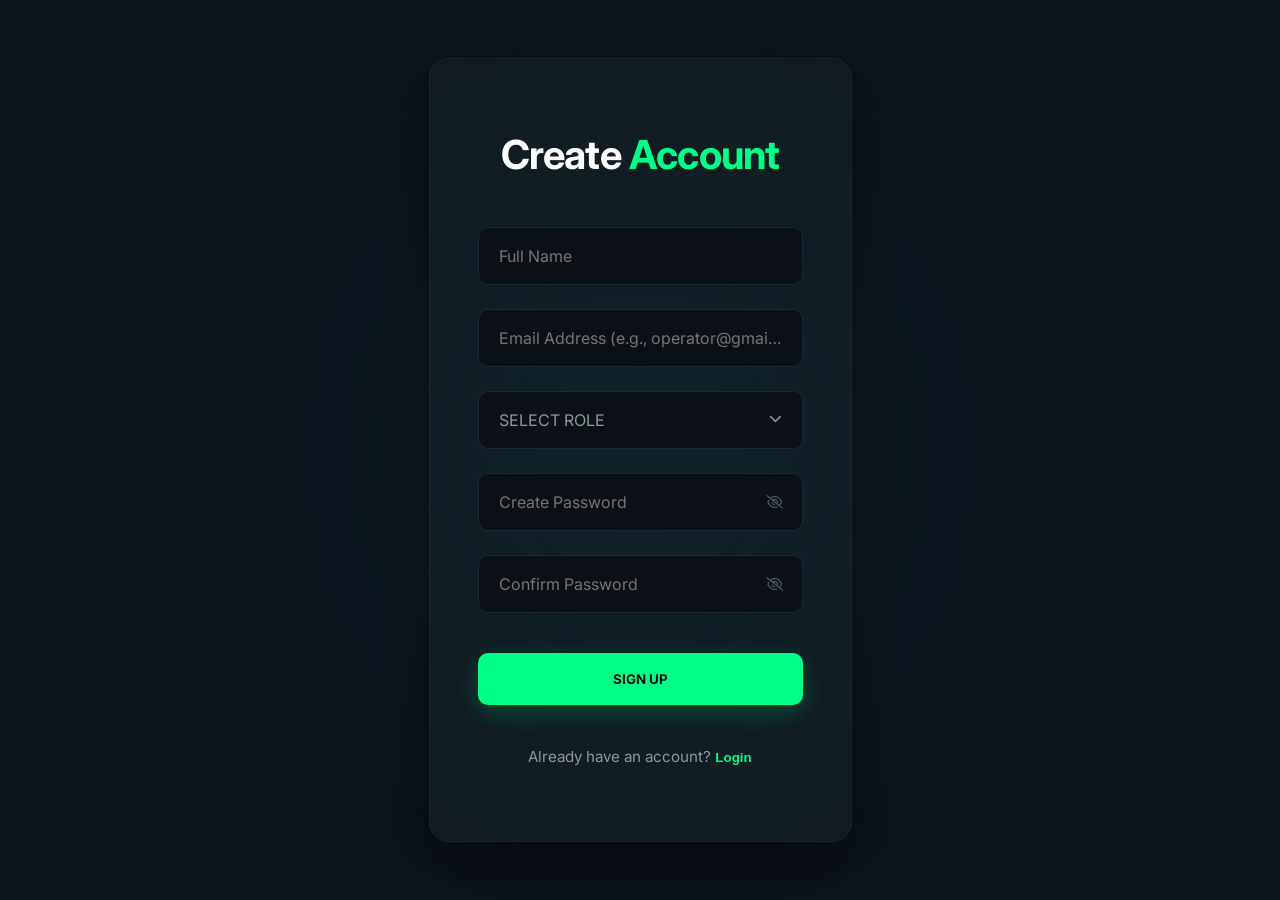
<file: auth.html>
<!DOCTYPE html>
<html lang="en">

<head>
    <meta charset="UTF-8">
    <meta name="viewport" content="width=device-width, initial-scale=1.0">
    <title>Corporate & Business - Authentication</title>
    <link rel="icon" href="./assets/bg remove.webp">
    <link rel="stylesheet" href="root.css">
    <link rel="stylesheet" href="auth.css">
    <link rel="stylesheet" href="https://cdnjs.cloudflare.com/ajax/libs/font-awesome/6.5.1/css/all.min.css">
    <link rel="stylesheet" href="https://unpkg.com/aos@next/dist/aos.css" />
</head>

<body>

    <section class="auth-matrix-section" data-aos="fade-in">
        <div class="auth-matrix-ambient-glow"></div>
        <div class="container">
            <div class="auth-glass-card">

                <div id="auth-state-signup" class="auth-view-pane active">
                    <div class="auth-pane-header">
                        <h3>Create <span class="accent-neon">Account</span></h3>
                    </div>
                    <form id="signup-core-form" onsubmit="handleSignupValidation(event)">
                        <div class="auth-field-group">
                            <input type="text" id="signup-name" class="premium-auth-input" placeholder="Full Name"
                                pattern="^[A-Za-z\s]+$"
                                oninvalid="this.setCustomValidity(this.value === '' ? 'Please fill out your details.' : 'Name must only contain alphabetic letters and spaces.')"
                                oninput="this.setCustomValidity('')" required>
                        </div>
                        <div class="auth-field-group space-top">
                            <input type="email" id="signup-email" class="premium-auth-input"
                                placeholder="Email Address (e.g., operator@gmail.com)"
                                pattern="^[a-zA-Z0-9._%+-]+@[a-zA-Z0-9.-]+\.[a-zA-Z]{2,}$"
                                oninvalid="this.setCustomValidity(this.value === '' ? 'Please fill out your details.' : 'plz enter proper mail id formate.')"
                                oninput="this.setCustomValidity('')" required>
                        </div>
                        <div class="auth-field-group space-top">
                            <!-- Custom Dropdown Wrapper -->
                            <div class="custom-auth-dropdown" id="role-dropdown">
                                <!-- Hidden required input to preserve native form validation -->
                                <input type="text" id="signup-role" class="dropdown-hidden-input" required
                                    oninvalid="this.setCustomValidity('Please select an operational role.')"
                                    oninput="this.setCustomValidity('')">

                                <!-- Select Trigger Box -->
                                <button type="button" class="premium-auth-input custom-dropdown-trigger"
                                    onclick="toggleAuthDropdown('role-dropdown')">
                                    <span class="selected-text placeholder">SELECT ROLE</span>
                                    <i class="fa-solid fa-chevron-down select-arrow"></i>
                                </button>

                                <!-- Custom Options Menu -->
                                <div class="custom-dropdown-menu">
                                    <div class="custom-dropdown-item" data-value="admin"
                                        onclick="selectAuthOption('role-dropdown', 'admin', 'Admin Role')">
                                        Admin Role
                                    </div>
                                    <div class="custom-dropdown-item" data-value="client"
                                        onclick="selectAuthOption('role-dropdown', 'client', 'Client Role')">
                                        Client Role
                                    </div>
                                </div>
                            </div>
                        </div>
                        <div class="auth-field-group space-top password-input-wrapper">
                            <input type="password" id="signup-pass" class="premium-auth-input"
                                placeholder="Create Password"
                                pattern="^(?=.*[A-Za-z])(?=.*\d)(?=.*[@$!%*#?&])[A-Za-z\d@$!%*#?&]{6,}$"
                                oninvalid="this.setCustomValidity('Password must be at least 6 characters long and contain at least one letter, one number, and one symbol.')"
                                oninput="this.setCustomValidity('')" required> <button type="button"
                                class="password-toggle-trigger"
                                onclick="togglePasswordVisibility('signup-pass', this)"><i
                                    class="fa-regular fa-eye-slash"></i></button>
                        </div>
                        <div class="auth-field-group space-top password-input-wrapper">
                            <input type="password" id="signup-confirm-pass" class="premium-auth-input"
                                placeholder="Confirm Password" required>
                            <button type="button" class="password-toggle-trigger"
                                onclick="togglePasswordVisibility('signup-confirm-pass', this)"><i
                                    class="fa-regular fa-eye-slash"></i></button>
                        </div>
                        <button type="submit" class="auth-submit-btn">SIGN UP</button>
                        <span class="auth-switch-notice">Already have an account? <button type="button"
                                class="switch-trigger-btn" onclick="switchAuthState('login')">Login</button></span>
                    </form>
                </div>

                <div id="auth-state-login" class="auth-view-pane">
                    <div class="auth-pane-header">
                        <h3>Login <span class="accent-neon">Portal</span></h3>
                    </div>
                    <form id="login-core-form" onsubmit="handleLoginRedirection(event)">
                        <div class="auth-field-group">
                            <input type="email" id="login-email" class="premium-auth-input" placeholder="Email Address"
                                pattern="^[a-zA-Z0-9._%+-]+@[a-zA-Z0-9.-]+\.[a-zA-Z]{2,}$"
                                oninvalid="this.setCustomValidity(this.value === '' ? 'Please fill out your details.' : 'plz enter proper mail id formate.')"
                                oninput="this.setCustomValidity('')" required>
                        </div>
                        <div class="auth-field-group space-top password-input-wrapper">
                            <input type="password" id="login-pass" class="premium-auth-input" placeholder="Password"
                                pattern="^(?=.*[A-Za-z])(?=.*\d)(?=.*[@$!%*#?&])[A-Za-z\d@$!%*#?&]{6,}$"
                                oninvalid="this.setCustomValidity('Password must be at least 6 characters long and contain at least one letter, one number, and one symbol.')"
                                oninput="this.setCustomValidity('')" required> <button type="button"
                                class="password-toggle-trigger"
                                onclick="togglePasswordVisibility('login-pass', this)"><i
                                    class="fa-regular fa-eye-slash"></i></button>
                        </div>
                        <div class="auth-forgot-row">
                            <button type="button" class="switch-trigger-btn minor"
                                onclick="switchAuthState('forgot')">Forgot Credentials Key?</button>
                        </div>
                        <button type="submit" class="auth-submit-btn">LOGIN</button>
                        <span class="auth-switch-notice">Need to register infrastructure profiles? <button type="button"
                                class="switch-trigger-btn" onclick="switchAuthState('signup')">Sign Up</button></span>
                    </form>
                </div>

                <div id="auth-state-forgot" class="auth-view-pane">
                    <div class="auth-pane-header">
                        <h3>Recover <span class="accent-neon">Keys</span></h3>
                    </div>
                    <form id="forgot-core-form" onsubmit="handleForgotRecovery(event)">
                        <div class="auth-field-group">
                            <input type="email" id="forgot-email" class="premium-auth-input"
                                placeholder="Registered Corporate Email"
                                pattern="^[a-zA-Z0-9._%+-]+@[a-zA-Z0-9.-]+\.[a-zA-Z]{2,}$"
                                oninvalid="this.setCustomValidity(this.value === '' ? 'Please fill out your details.' : 'plz enter proper mail id formate.')"
                                oninput="this.setCustomValidity('')" required>
                        </div>
                        <button type="submit" class="auth-submit-btn">RE-VERIFY Security PIPELINE</button>
                        <span class="auth-switch-notice">Remember keys? <button type="button" class="switch-trigger-btn"
                                onclick="switchAuthState('login')">Return to Login</button></span>
                    </form>
                </div>

            </div>
        </div>
    </section>

    <script src="https://unpkg.com/aos@next/dist/aos.js"></script>
    <script>
        // Initialize AOS Animation Layer
        AOS.init({duration: 1000, easing: 'cubic-bezier(0.16, 1, 0.3, 1)', once: true});

        /**
         * Switch Visibility Panes Between Signup, Login, and Forgot States
         */
        function switchAuthState(targetState) {
            document.querySelectorAll('.auth-view-pane').forEach(view => {
                view.classList.remove('active');
                view.style.display = 'none';
            });
            const activeTarget = document.getElementById(`auth-state-${targetState}`);
            if (activeTarget) {
                activeTarget.classList.add('active');
                activeTarget.style.display = 'block';
            }
        }

        /**
         * Toggle Password Masking Visibility Icon Mechanics
         */
        function togglePasswordVisibility(fieldId, buttonEl) {
            const passwordField = document.getElementById(fieldId);
            const icon = buttonEl.querySelector('i');
            const isPassword = passwordField.type === 'password';
            passwordField.type = isPassword ? 'text' : 'password';
            icon.className = isPassword ? 'fa-regular fa-eye' : 'fa-regular fa-eye-slash';
        }

        /**
         * Sign-Up Validation & Role Cache Registration Loop
         */
        function handleSignupValidation(event) {
            event.preventDefault();

            const emailField = document.getElementById('signup-email');
            const passField = document.getElementById('signup-pass');
            const confirmPassField = document.getElementById('signup-confirm-pass');
            const roleField = document.getElementById('signup-role');

            // Verify native validation constraints strictly
            if (!emailField.checkValidity() || !passField.checkValidity()) {
                emailField.reportValidity();
                passField.reportValidity();
                return false;
            }

            if (passField.value !== confirmPassField.value) {
                alert('Passwords do not match. Please realign entries.');
                return false;
            }

            localStorage.setItem('cachedUserRole', roleField.value);

            alert('Infrastructure profile registered successfully! Moving to Login Window.');
            switchAuthState('login');
        }

        function handleLoginRedirection(event) {
            event.preventDefault();

            const emailField = document.getElementById('login-email');
            const passField = document.getElementById('login-pass');

            if (!emailField.checkValidity()) {
                emailField.reportValidity();
                return false;
            }

            if (!passField.checkValidity()) {
                passField.reportValidity();
                return false;
            }

            localStorage.setItem('authenticatedUserEmail', emailField.value);

            let userRole = localStorage.getItem('cachedUserRole');

            if (!userRole) {
                userRole = 'admin';
            }

            if (userRole === 'admin') {
                window.location.assign('admin.html'); // Goes directly to admin dashboard
            } else if (userRole === 'client') {
                window.location.assign('client.html'); // Goes directly to client dashboard
            } else {
                window.location.assign('admin.html'); // Global secure fallback link
            }
        }

        /**
         * Forgot Password Key Recovery Validation
         */
        function handleForgotRecovery(event) {
            event.preventDefault();
            const forgotEmailField = document.getElementById('forgot-email');

            if (!forgotEmailField.checkValidity()) {
                forgotEmailField.reportValidity();
                return false;
            }
            window.location.assign('error.html');
        }

        // Initialize display state architecture safely on content load
        document.addEventListener("DOMContentLoaded", () => switchAuthState('signup'));





        // Toggle open/close state for the auth dropdown
        function toggleAuthDropdown(dropdownId) {
            const container = document.getElementById(dropdownId);

            // Close other active dropdowns
            document.querySelectorAll('.custom-auth-dropdown').forEach(el => {
                if (el !== container) el.classList.remove('open');
            });

            container.classList.toggle('open');
        }

        // Handle role selection and validation binding
        function selectAuthOption(dropdownId, value, label) {
            const container = document.getElementById(dropdownId);
            const hiddenInput = container.querySelector('#signup-role');
            const triggerText = container.querySelector('.selected-text');
            const items = container.querySelectorAll('.custom-dropdown-item');

            // Update value and clear validation error
            hiddenInput.value = value;
            hiddenInput.setCustomValidity('');

            // Update visible button label
            triggerText.textContent = label;
            triggerText.classList.remove('placeholder');

            // Highlight selected item
            items.forEach(item => {
                if (item.getAttribute('data-value') === value) {
                    item.classList.add('selected');
                } else {
                    item.classList.remove('selected');
                }
            });

            // Close menu
            container.classList.remove('open');
        }

        // Close menu when clicking outside
        document.addEventListener('click', function (e) {
            if (!e.target.closest('.custom-auth-dropdown')) {
                document.querySelectorAll('.custom-auth-dropdown').forEach(dropdown => {
                    dropdown.classList.remove('open');
                });
            }
        });



    </script>
</body>

</html>
</file>
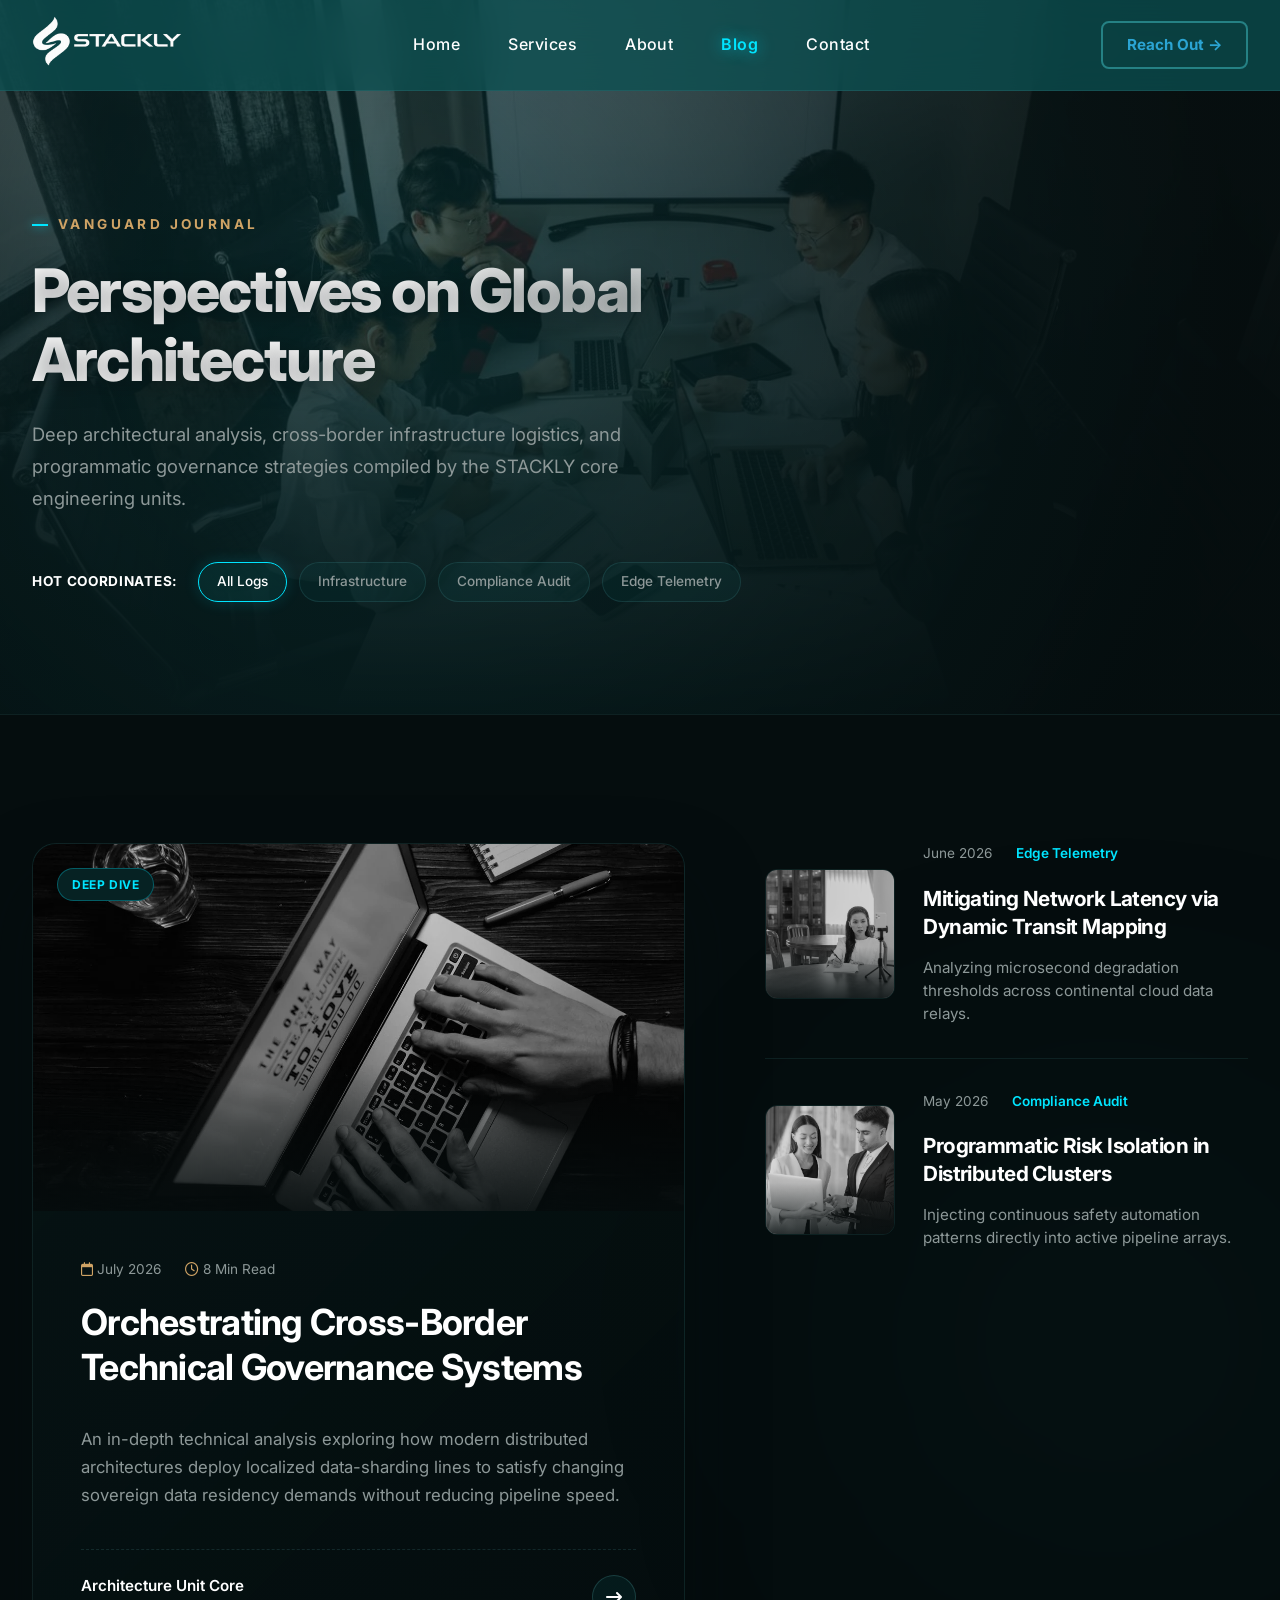
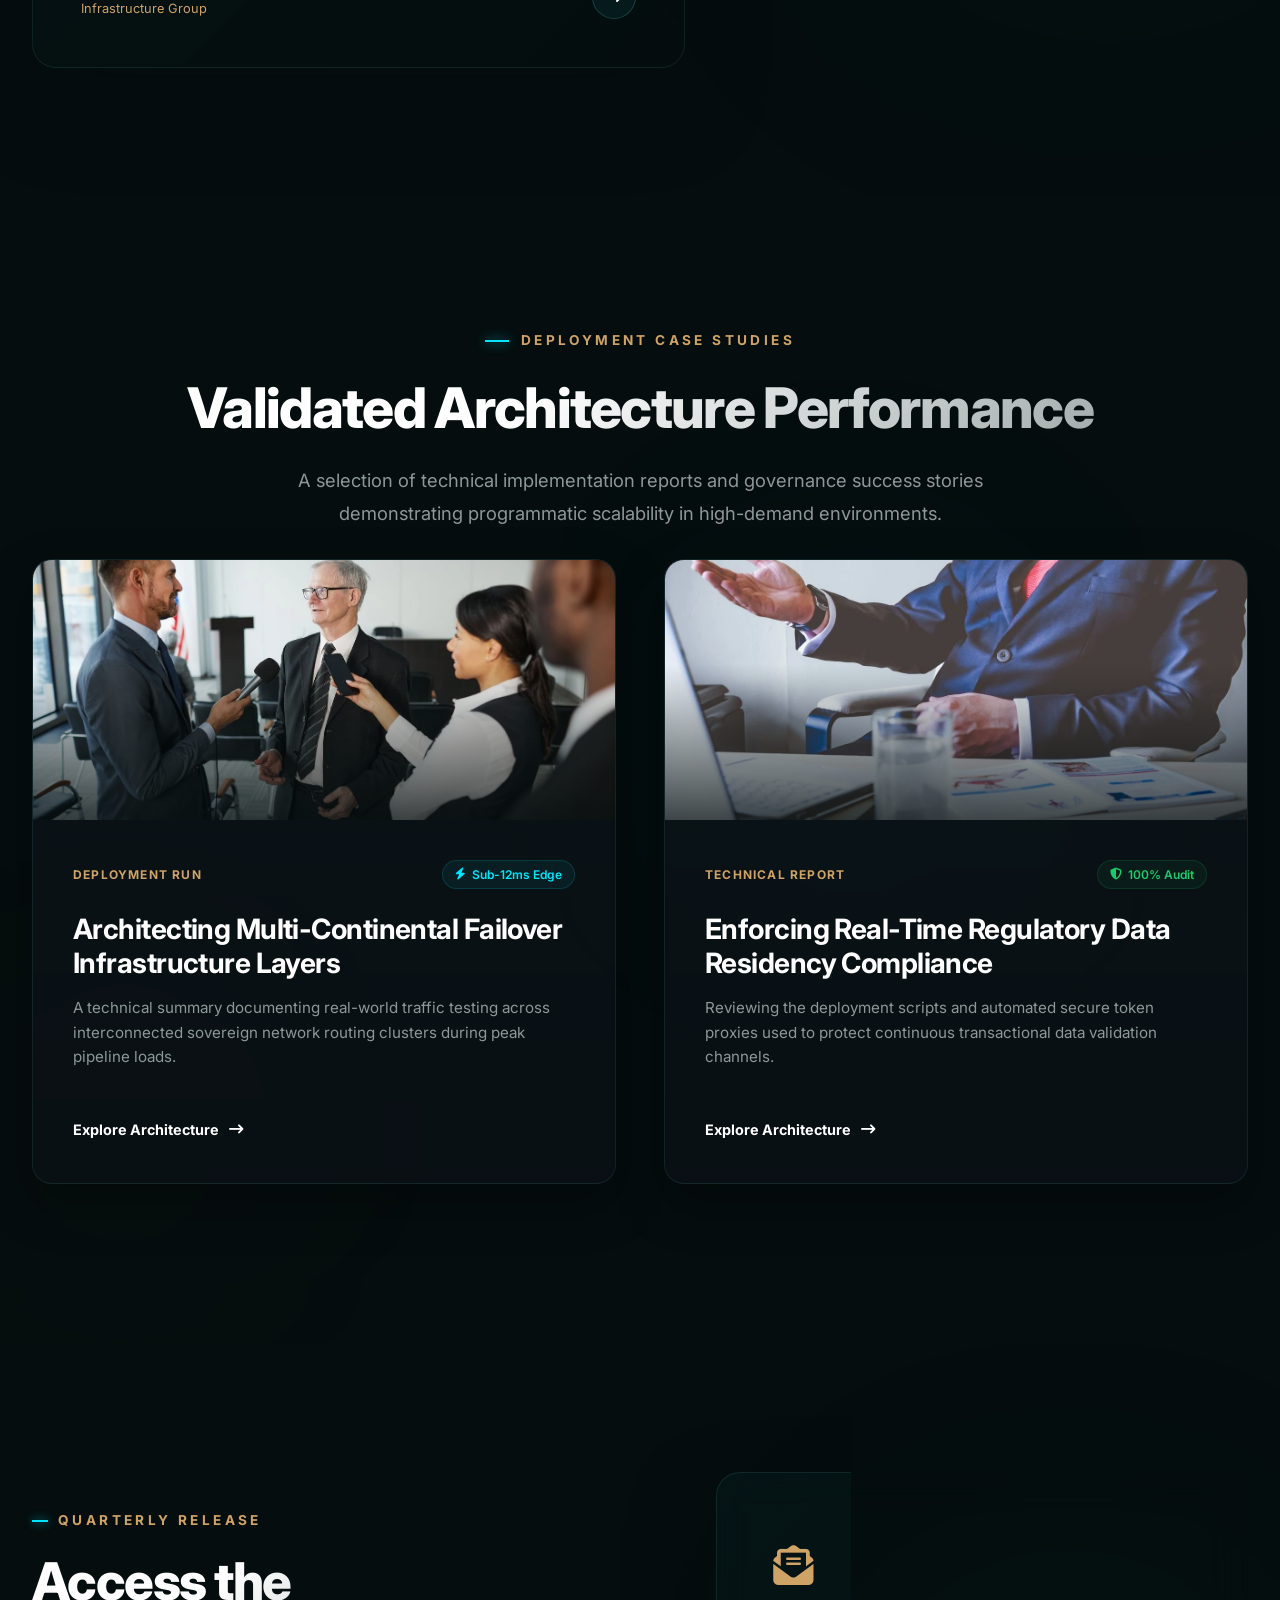
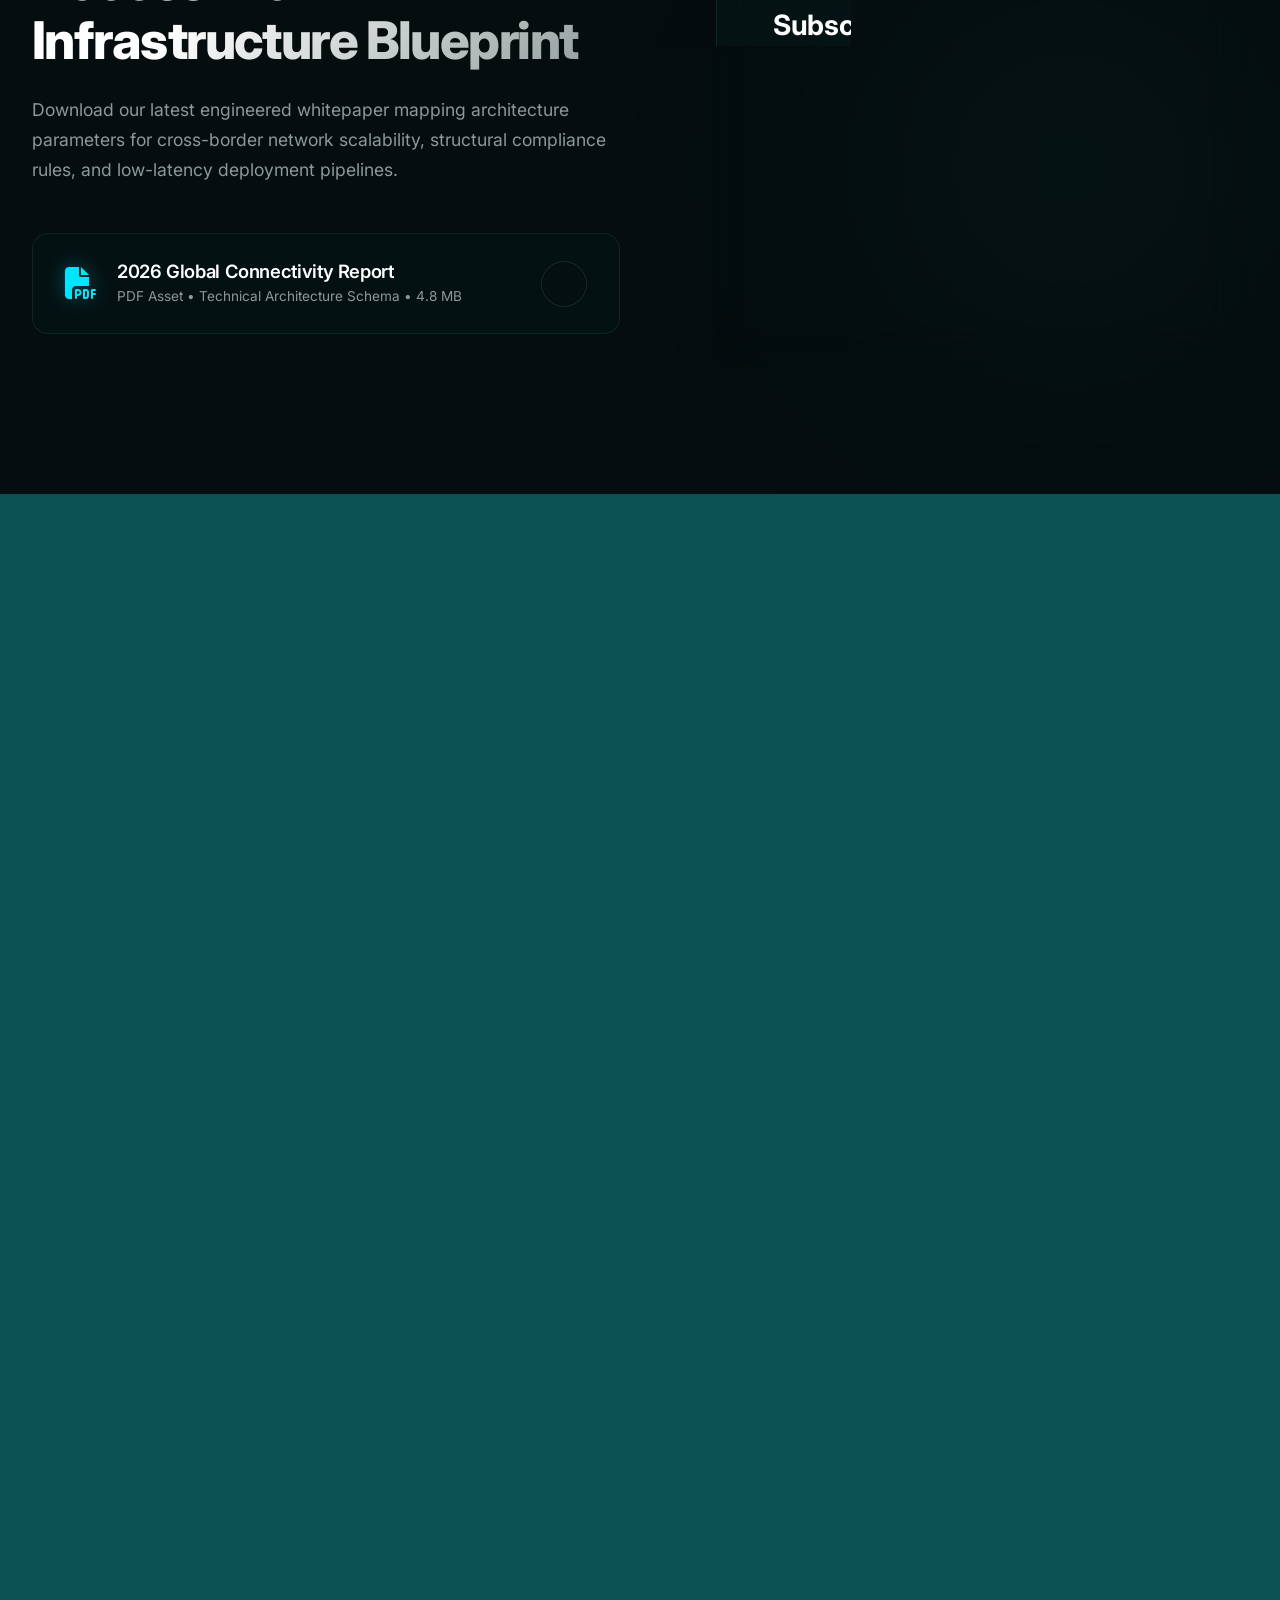
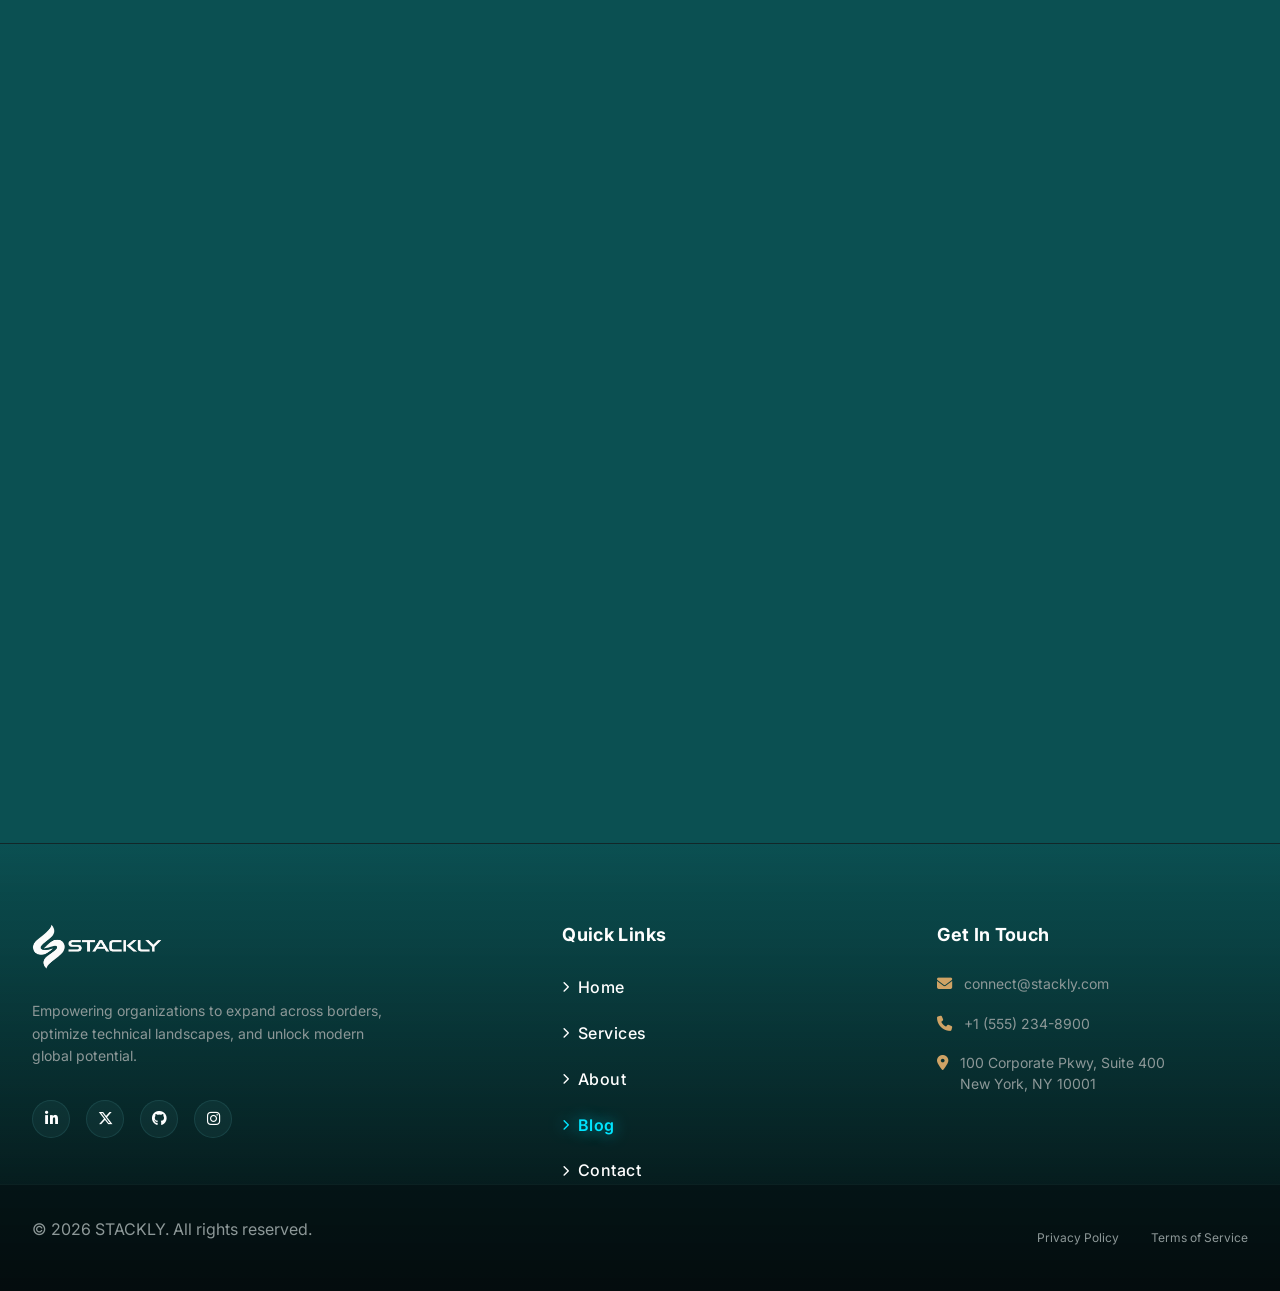
<file: blog.html>
<!DOCTYPE html>
<html lang="en">

<head>
    <meta charset="UTF-8">
    <meta name="viewport" content="width=device-width, initial-scale=1.0">
    <title>Corporate & Business</title>
    <link rel="icon" href="./assets/bg remove.webp">

    <link rel="stylesheet"
        href="https://fonts.googleapis.com/css2?family=Inter:wght=300;400;500;600;700&family=Orbitron:wght=500;700;900&family=Syncopate:wght=700&display=swap">

    <link rel="stylesheet" href="style.css">
    <link rel="stylesheet" href="blog.css">
    <link rel="stylesheet" href="root.css">

    <link href="https://fonts.googleapis.com/icon?family=Material+Icons" rel="stylesheet">
    <link rel="stylesheet" href="https://cdnjs.cloudflare.com/ajax/libs/font-awesome/6.5.1/css/all.min.css">
    <link rel="stylesheet" href="https://unpkg.com/aos@next/dist/aos.css" />
</head>

<body>

    <header class="site-header">
        <div class="container header-container">
            <a href="index.html" class="brand-logo">
                <img src="./assets/white.webp" alt="logo" width="150px" height="50px">
            </a>

            <nav class="site-nav">
                <ul class="nav-list">
                    <li><a href="index.html" class="nav-link active">Home</a></li>
                    <li><a href="service.html" class="nav-link passive">Services</a></li>
                    <li><a href="about.html" class="nav-link passive">About</a></li>
                    <li><a href="blog.html" class="nav-link passive">Blog</a></li>
                    <li><a href="contact.html" class="nav-link passive">Contact</a></li>
                    <li class="mobile-only-action">
                        <a href="auth.html" class="btn btn-primary">Reach Out &rarr;</a>
                    </li>
                </ul>
            </nav>

            <div class="header-actions">
                <a href="auth.html" class="btn btn-outline header-cta">Reach Out &rarr;</a>

                <button class="hamburger-toggle" aria-label="Toggle Menu">
                    <span class="bar line-top"></span>
                    <span class="bar line-mid"></span>
                    <span class="bar line-bot"></span>
                </button>
            </div>
        </div>
    </header>







    <!-- Blog Sub-Page Premium Image Overlay Hero Section -->
<section class="blog-hero-canvas" data-aos="fade-down">
    <!-- Parallax-optimized background texture layer -->
    <div class="blog-hero-parallax-bg"></div>
    
    <!-- Heavy luxury gradient overlay shroud mapping to core dark tones -->
    <div class="blog-hero-shroud"></div>

    <div class="container blog-hero-container">
        <!-- Main Content Presentation Hub Box -->
        <div class="blog-hero-content-box" data-aos="fade-up" data-aos-delay="150">
            <span class="blog-hero-tagline">Vanguard Journal</span>
            <h1 class="blog-hero-title">Perspectives on Global Architecture</h1>
            <p class="blog-hero-narrative">
                Deep architectural analysis, cross-border infrastructure logistics, and programmatic governance strategies compiled by the STACKLY core engineering units.
            </p>
            
            <!-- Featured Category Fast-Filter Row -->
            <div class="blog-hero-filter-strip">
                <span class="filter-lbl">Hot Coordinates:</span>
                <a href="error.html" class="blog-chip active">All Logs</a>
                <a href="error.html" class="blog-chip">Infrastructure</a>
                <a href="error.html" class="blog-chip">Compliance Audit</a>
                <a href="error.html" class="blog-chip">Edge Telemetry</a>
            </div>
        </div>
    </div>
</section>









<!-- Premium Editorial Blog Grid Track Section -->
<section class="premium-blog-grid-section" data-aos="fade-up">
    <!-- Ambient backlighting backdrop accent -->
    <div class="blog-grid-glow"></div>

    <div class="container blog-stream-layout">
        
        <!-- ==========================================================================
             LEFT SIDE: PRIMARY FOCUS LOG (FEATURED POST BLOCK)
             ========================================================================== -->
        <div class="featured-log-card" data-aos="fade-right" data-aos-delay="100">
            <div class="log-image-frame">
                <img src="./assets/blog 1.webp" alt="Cyber Architecture Security Vectors" class="log-asset-img">
                <div class="log-image-shroud"></div>
                <span class="log-badge-label">Deep Dive</span>
            </div>
            
            <div class="log-meta-pane">
                <div class="log-time-row">
                    <span class="log-date"><i class="fa-regular fa-calendar"></i> July 2026</span>
                    <span class="log-reading-time"><i class="fa-regular fa-clock"></i> 8 Min Read</span>
                </div>
                <h2 class="log-title-link"><a href="error.html">Orchestrating Cross-Border Technical Governance Systems</a></h2>
                <p class="log-excerpt-summary">
                    An in-depth technical analysis exploring how modern distributed architectures deploy localized data-sharding lines to satisfy changing sovereign data residency demands without reducing pipeline speed.
                </p>
                <div class="log-author-strip">
                    <div class="author-details">
                        <span class="auth-name">Architecture Unit Core</span>
                        <span class="auth-title">Infrastructure Group</span>
                    </div>
                    <a href="error.html" class="log-read-more-btn"><i class="fa-solid fa-arrow-right-long"></i></a>
                </div>
            </div>
        </div>

        <!-- ==========================================================================
             RIGHT SIDE: SUPPORTING TRACK LOGS (VERTICAL CORE STREAM)
             ========================================================================== -->
        <div class="supporting-logs-track" data-aos="fade-left" data-aos-delay="250">
            
            <!-- Supporting Log Node 01 -->
            <div class="supporting-log-item">
                <div class="supp-img-frame">
                    <img src="./assets/blog 2.webp" alt="Cloud Network Metrics Board" class="log-asset-img">
                    <div class="log-image-shroud"></div>
                </div>
                <div class="supp-meta-pane">
                    <div class="log-time-row">
                        <span class="log-date">June 2026</span>
                        <span class="log-tag-node">Edge Telemetry</span>
                    </div>
                    <h3 class="supp-log-title"><a href="error.html">Mitigating Network Latency via Dynamic Transit Mapping</a></h3>
                    <p class="supp-log-excerpt">Analyzing microsecond degradation thresholds across continental cloud data relays.</p>
                </div>
            </div>

            <!-- Supporting Log Node 02 -->
            <div class="supporting-log-item">
                <div class="supp-img-frame">
                    <img src="./assets/blog 3.webp" alt="Automated Compliance Framework Nodes" class="log-asset-img">
                    <div class="log-image-shroud"></div>
                </div>
                <div class="supp-meta-pane">
                    <div class="log-time-row">
                        <span class="log-date">May 2026</span>
                        <span class="log-tag-node">Compliance Audit</span>
                    </div>
                    <h3 class="supp-log-title"><a href="error.html">Programmatic Risk Isolation in Distributed Clusters</a></h3>
                    <p class="supp-log-excerpt">Injecting continuous safety automation patterns directly into active pipeline arrays.</p>
                </div>
            </div>

        </div>

    </div>
</section>







<!-- Curated Case Studies Section with Editorial Header -->
<section class="premium-case-matrix-section" id="case-studies-hub" data-aos="fade-up">
    <!-- Ambient layout glow backdrop -->
    <div class="case-matrix-ambient-glow"></div>
    <div class="case-matrix-ambient-glow position-two"></div>

    <!-- Editorial Section Header -->
    <div class="container case-header-box" data-aos="fade-up" data-aos-delay="100">
        <span class="case-subtitle">Deployment Case Studies</span>
        <h2 class="case-main-title">Validated Architecture Performance</h2>
        <p class="case-lead-desc">
            A selection of technical implementation reports and governance success stories demonstrating programmatic scalability in high-demand environments.
        </p>
    </div>

    <!-- Horizontal Split Matrix Grid Wrapper -->
    <div class="container case-matrix-grid">
        
        <!-- MATURED CARD 01: Global Scale Implementation -->
        <div class="horizontal-case-card" data-aos="fade-right" data-aos-delay="150">
            <div class="case-card-glow-edge"></div>
            <div class="case-image-viewport">
                <img src="./assets/blog 4.webp" alt="Enterprise Architecture Deployment" class="case-portal-asset">
                <div class="case-image-overlay-shroud"></div>
            </div>
            <div class="case-content-viewport">
                <div class="case-meta-header">
                    <span class="case-tag">Deployment Run</span>
                    <span class="case-metric-badge"><i class="fa-solid fa-bolt"></i> Sub-12ms Edge</span>
                </div>
                <h3 class="case-title-link"><a href="error.html">Architecting Multi-Continental Failover Infrastructure Layers</a></h3>
                <p class="case-excerpt-desc">
                    A technical summary documenting real-world traffic testing across interconnected sovereign network routing clusters during peak pipeline loads.
                </p>
                <div class="case-footer-action">
                    <a href="error.html" class="case-read-btn">Explore Architecture <i class="fa-solid fa-arrow-right-long transition-arrow"></i></a>
                </div>
            </div>
        </div>

        <!-- MATURED CARD 02: Automated Governance Protocol -->
        <div class="horizontal-case-card" data-aos="fade-left" data-aos-delay="300">
            <div class="case-card-glow-edge secure-glow"></div>
            <div class="case-image-viewport">
                <img src="./assets/blog 5.webp" alt="Automated Network Cryptography Nodes" class="case-portal-asset">
                <div class="case-image-overlay-shroud"></div>
            </div>
            <div class="case-content-viewport">
                <div class="case-meta-header">
                    <span class="case-tag">Technical Report</span>
                    <span class="case-metric-badge security"><i class="fa-solid fa-shield-halved"></i> 100% Audit</span>
                </div>
                <h3 class="case-title-link"><a href="error.html">Enforcing Real-Time Regulatory Data Residency Compliance</a></h3>
                <p class="case-excerpt-desc">
                    Reviewing the deployment scripts and automated secure token proxies used to protect continuous transactional data validation channels.
                </p>
                <div class="case-footer-action">
                    <a href="error.html" class="case-read-btn">Explore Architecture <i class="fa-solid fa-arrow-right-long transition-arrow"></i></a>
                </div>
            </div>
        </div>

    </div>
</section>







<!-- Curated Resource & Strategic Intake Section -->
<section class="premium-resource-intake-section" data-aos="fade-up">
    <!-- Ambient layout glow backdrop -->
    <div class="resource-glow-orb"></div>

    <div class="container resource-split-grid">
        
        <!-- Left Side Column: Premium Downloadable Whitepaper Portal -->
        <div class="resource-download-pane" data-aos="fade-right" data-aos-delay="150">
            <span class="resource-subtitle">Quarterly Release</span>
            <h2 class="resource-main-title">Access the Infrastructure Blueprint</h2>
            <p class="resource-desc">
                Download our latest engineered whitepaper mapping architecture parameters for cross-border network scalability, structural compliance rules, and low-latency deployment pipelines.
            </p>
            
            <!-- Glass Blueprint Asset Box -->
            <div class="blueprint-asset-box">
                <div class="blueprint-icon-wrap">
                    <i class="fa-solid fa-file-pdf"></i>
                </div>
                <div class="blueprint-meta-details">
                    <h4>2026 Global Connectivity Report</h4>
                    <p>PDF Asset • Technical Architecture Schema • 4.8 MB</p>
                </div>
                <a href="error.html" class="blueprint-download-trigger" aria-label="Download PDF Document">
                    <i class="fa-solid fa-arrow-down-to-line"></i>
                </a>
            </div>
        </div>

        <!-- Right Side Column: Glassmorphic Corporate Subscription Intake Panel -->
        <div class="resource-form-pane" data-aos="fade-left" data-aos-delay="300">
            <div class="intake-glass-card">
                <div class="intake-header">
                    <i class="fa-solid fa-envelope-open-text intake-icon"></i>
                    <h3>Subscribe to Technical Briefings</h3>
                    <p>Receive localized infrastructure updates, compliance log insights, and engineering reports directly from our global operations units.</p>
                </div>

                <form id="corporate-newsletter-form" class="intake-form-element" action="error.html" method="GET">
                    <div class="intake-input-group">
                        <label for="subscriber-email" class="intake-field-label">Corporate Email Address</label>
                        <div class="input-position-wrapper">
                            <input type="email" id="subscriber-email" class="premium-intake-input" placeholder="executive@enterprise.com" required>
                            <button type="submit" class="btn btn-primary premium-intake-submit-btn">
                                <span class="btn-text-desktop">Join Track</span>
                                <i class="fa-solid fa-arrow-right-long btn-icon-mobile"></i>
                            </button>
                        </div>
                    </div>
                    <span class="intake-privacy-notice"><i class="fa-solid fa-lock"></i> Strictly encrypted. Zero distribution matrix fallback routines.</span>
                </form>
            </div>
        </div>

    </div>
</section>








<!-- Curated Grid Core Stream Section -->
<section class="premium-cards-stream-section" data-aos="fade-up">
    <!-- Ambient layout glow backdrop -->
    <div class="cards-stream-ambient-glow"></div>

    <!-- Editorial Section Header -->
    <div class="container stream-header-box" data-aos="fade-up" data-aos-delay="100">
        <span class="stream-subtitle">Archived Intelligence</span>
        <h2 class="stream-main-title">Engineering Logs & Analysis</h2>
        <p class="stream-lead-desc">
            Review our continuous ledger of system architecture reviews, infrastructure deployment notes, and multi-region governance strategy updates compiled by active project teams.
        </p>
    </div>

    <div class="container cards-stream-grid">
        
        <!-- CARD TYPE 01: The Standard Visual Editorial Card -->
        <div class="stream-card-node type-standard" data-aos="zoom-in" data-aos-delay="150">
            <div class="card-image-wrapper">
                <img src="./assets/blog 8.webp" alt="Programmatic Infrastructure Layer" class="card-portal-img">
                <div class="card-image-shroud"></div>
                <span class="card-category-tag">Engineering</span>
            </div>
            <div class="card-content-body">
                <div class="card-meta-timeline">
                    <span>July 2026</span>
                    <span class="meta-dot"></span>
                    <span>5 Min Read</span>
                </div>
                <h3 class="card-entry-title"><a href="error.html">Standardizing Codebase Architecture Paths for Cross-Border Nodes</a></h3>
                <p class="card-entry-excerpt">
                    A blueprint covering clean variable separation patterns, root color persistence structures, and asset optimization across complex localized clusters.
                </p>
                <div class="card-footer-action-row">
                    <span class="author-label">Infrastructure Unit</span>
                    <a href="error.html" class="card-arrow-link"><i class="fa-solid fa-chevron-right"></i></a>
                </div>
            </div>
        </div>

        <!-- CARD TYPE 02: The Interactive Cinematic Video-Trigger Card -->
        <div class="stream-card-node type-video-portal" data-aos="zoom-in" data-aos-delay="250">
            <div class="card-image-wrapper">
                <img src="./assets/blog 9.webp" alt="Technical Server Matrix Core" class="card-portal-img">
                <div class="card-image-shroud intense"></div>
                <span class="card-category-tag video-tag">Session Video</span>
                
                <!-- Floating Hardware Trigger Accent Button -->
                <button class="cinematic-play-trigger" aria-label="Stream Tech Session" onclick="window.location.href='error.html'">
                    <i class="fa-solid fa-play"></i>
                </button>
            </div>
            <div class="card-content-body">
                <div class="card-meta-timeline">
                    <span>June 2026</span>
                    <span class="meta-dot"></span>
                    <span>14 Min Stream</span>
                </div>
                <h3 class="card-entry-title"><a href="error.html">Compiling and Automating Multi-Region Deployment Logs</a></h3>
                <p class="card-entry-excerpt">
                    An on-demand recording tracking live data documentation, telemetry pipelines, and continuous integration models within shifting regional testbeds.
                </p>
                <div class="card-footer-action-row">
                    <span class="author-label">Telemetry Core</span>
                    <a href="error.html" class="card-text-action-link">Stream Log Session <i class="fa-solid fa-arrow-right"></i></a>
                </div>
            </div>
        </div>

        <!-- CARD TYPE 03: The Minimalist Borderless Text-Heavy Card -->
        <div class="stream-card-node type-editorial-minimal" data-aos="zoom-in" data-aos-delay="350">
            <div class="card-content-body custom-editorial-padding">
                <span class="card-category-tag minimalist-tag">Governance Update</span>
                <div class="card-meta-timeline style-lift">
                    <span>May 2026</span>
                    <span class="meta-dot"></span>
                    <span>4 Min Read</span>
                </div>
                <h3 class="card-entry-title prominent-title"><a href="error.html">Sovereign Data Protection and Regulatory Compliance Fallbacks</a></h3>
                <p class="card-entry-excerpt">
                    A critical regulatory advisory breakdown explaining why secure token proxies and strict encryption rules remain vital when processing cross-border capital streams.
                </p>
                
                <!-- Classy Interwoven Highlight Blockquote -->
                <div class="minimal-card-quote">
                    "Isolation parameters must lock instantly when transaction anomalies break safe boundaries."
                </div>

                <div class="card-footer-action-row margin-adjust-top">
                    <span class="author-label">Compliance Operations</span>
                    <a href="error.html" class="card-arrow-link accent-cyan"><i class="fa-solid fa-arrow-up-right-from-square"></i></a>
                </div>
            </div>
        </div>

    </div>
</section>







<!-- Blog Sub-Page Premium Final CTA Section -->
<section class="blog-final-cta-section" data-aos="fade-up">
    <!-- High-performance background texture asset -->
    <div class="blog-cta-parallax-bg"></div>
    
    <!-- Deep brand image shroud blending matrices -->
    <div class="blog-cta-shroud"></div>

    <div class="container blog-cta-container">
        <!-- Core Glassmorphic Panel Box -->
        <div class="blog-cta-glass-card" data-aos="zoom-in" data-aos-delay="150">
            <span class="blog-cta-tagline">Intelligence Stream</span>
            <h2 class="blog-cta-title">Bring Programmatic Architecture to Your Operations</h2>
            <p class="blog-cta-body-text">
                Partner with our engineering groups to deploy high-availability clusters, optimize multi-region data logistics, and navigate complex system deployments safely.
            </p>

            <!-- Action Triggers -->
            <div class="blog-cta-actions">
                <a href="error.html" class="btn btn-primary cta-vanguard-btn">Request Architecture Audit</a>
                <a href="error.html" class="btn btn-outline cta-secondary-btn">Review Capabilities</a>
            </div>
        </div>
    </div>
</section>






    <footer class="site-footer">
    <div class="container footer-container">
        <div class="footer-brand-box">
            <a href="index.html" class="footer-logo">
                <img src="./assets/white.webp" alt="logo" width="130px" height="45px">
            </a>
            <p class="footer-brand-desc">
                Empowering organizations to expand across borders, optimize technical landscapes, and unlock modern global potential.
            </p>
            <div class="footer-socials">
                <a href="error.html" aria-label="LinkedIn" class="social-icon"><i class="fa-brands fa-linkedin-in"></i></a>
                <a href="error.html" aria-label="X (Twitter)" class="social-icon"><i class="fa-brands fa-x-twitter"></i></a>
                <a href="error.html" aria-label="GitHub" class="social-icon"><i class="fa-brands fa-github"></i></a>
                <a href="error.html" aria-label="Instagram" class="social-icon"><i class="fa-brands fa-instagram"></i></a>
            </div>
        </div>

        <div class="footer-links-box">
            <h4 class="footer-title">Quick Links</h4>
            <ul class="footer-nav-list">
                <li><a href="index.html" class="nav-link active"><i class="fa-solid fa-chevron-right link-arrow"></i> Home</a></li>
                <li><a href="service.html" class="nav-link passive"><i class="fa-solid fa-chevron-right link-arrow"></i> Services</a></li>
                <li><a href="about.html" class="nav-link passive"><i class="fa-solid fa-chevron-right link-arrow"></i> About</a></li>
                <li><a href="blog.html" class="nav-link passive"><i class="fa-solid fa-chevron-right link-arrow"></i> Blog</a></li>
                <li><a href="contact.html" class="nav-link passive"><i class="fa-solid fa-chevron-right link-arrow"></i> Contact</a></li>
            </ul>
        </div>

        <div class="footer-contact-box">
            <h4 class="footer-title">Get In Touch</h4>
            <ul class="contact-info-list">
                <li>
                    <i class="fa-solid fa-envelope contact-icon"></i>
                    <span>connect@stackly.com</span>
                </li>
                <li>
                    <i class="fa-solid fa-phone contact-icon"></i>
                    <span>+1 (555) 234-8900</span>
                </li>
                <li>
                    <i class="fa-solid fa-location-dot contact-icon"></i>
                    <span>100 Corporate Pkwy, Suite 400<br>New York, NY 10001</span>
                </li>
            </ul>
        </div>
    </div>

    <div class="footer-bottom-bar">
        <div class="container footer-bottom-flex">
            <p>&copy; 2026 STACKLY. All rights reserved.</p>
            <div class="footer-legal-links">
                <a href="error.html">Privacy Policy</a>
                <a href="error.html">Terms of Service</a>
            </div>
        </div>
    </div>
</footer>








    <script src="script.js"></script>

    <!-- AOS Library Core Script -->
    <script src="https://unpkg.com/aos@next/dist/aos.js"></script>
    
    <script>
        // Custom fluid curve styling configurations for AOS
        AOS.init({
            duration: 1000,
            easing: 'cubic-bezier(0.16, 1, 0.3, 1)', // Premium easeOutExpo timing
            once: true,
            offset: 100,
            delay: 50,
            disable: 'mobile' // Optional: bypasses layout computations on small viewports for ultra-fluid performance
        });
    </script>



</body>

</html>
</file>
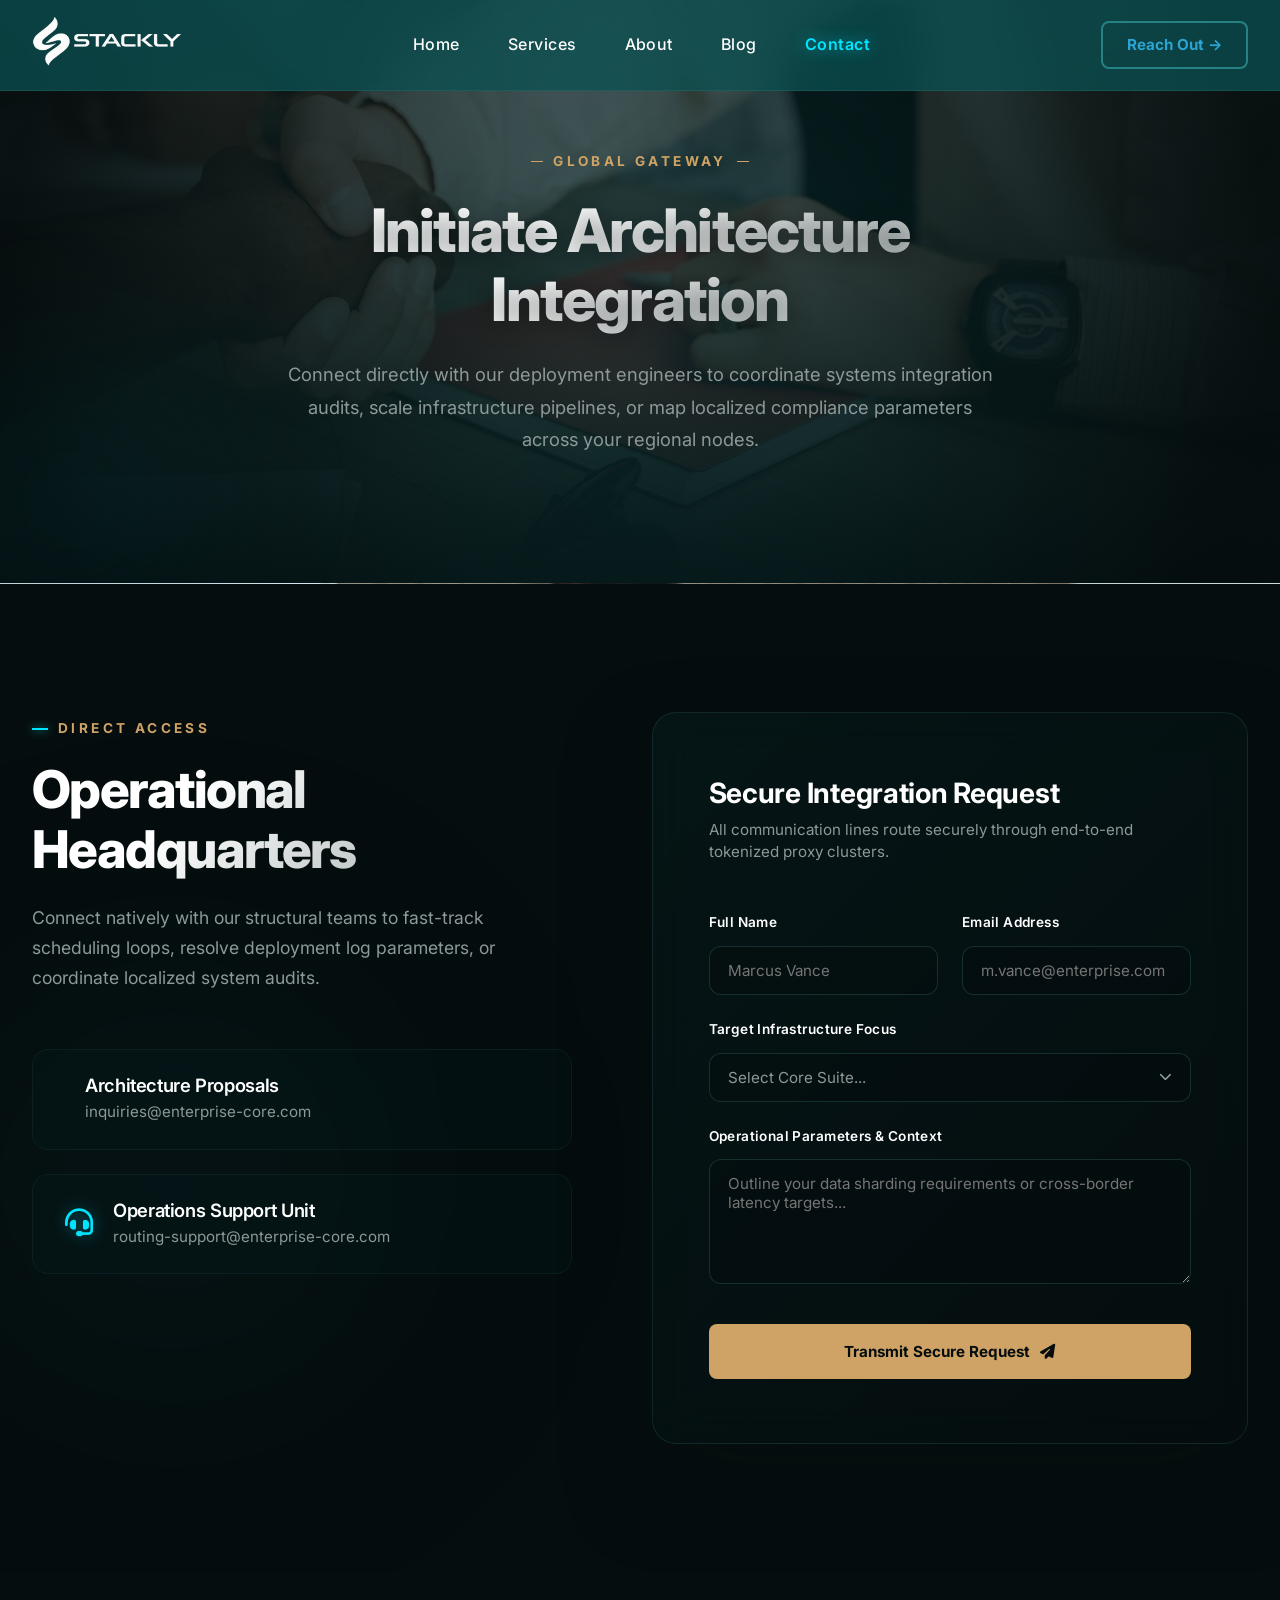
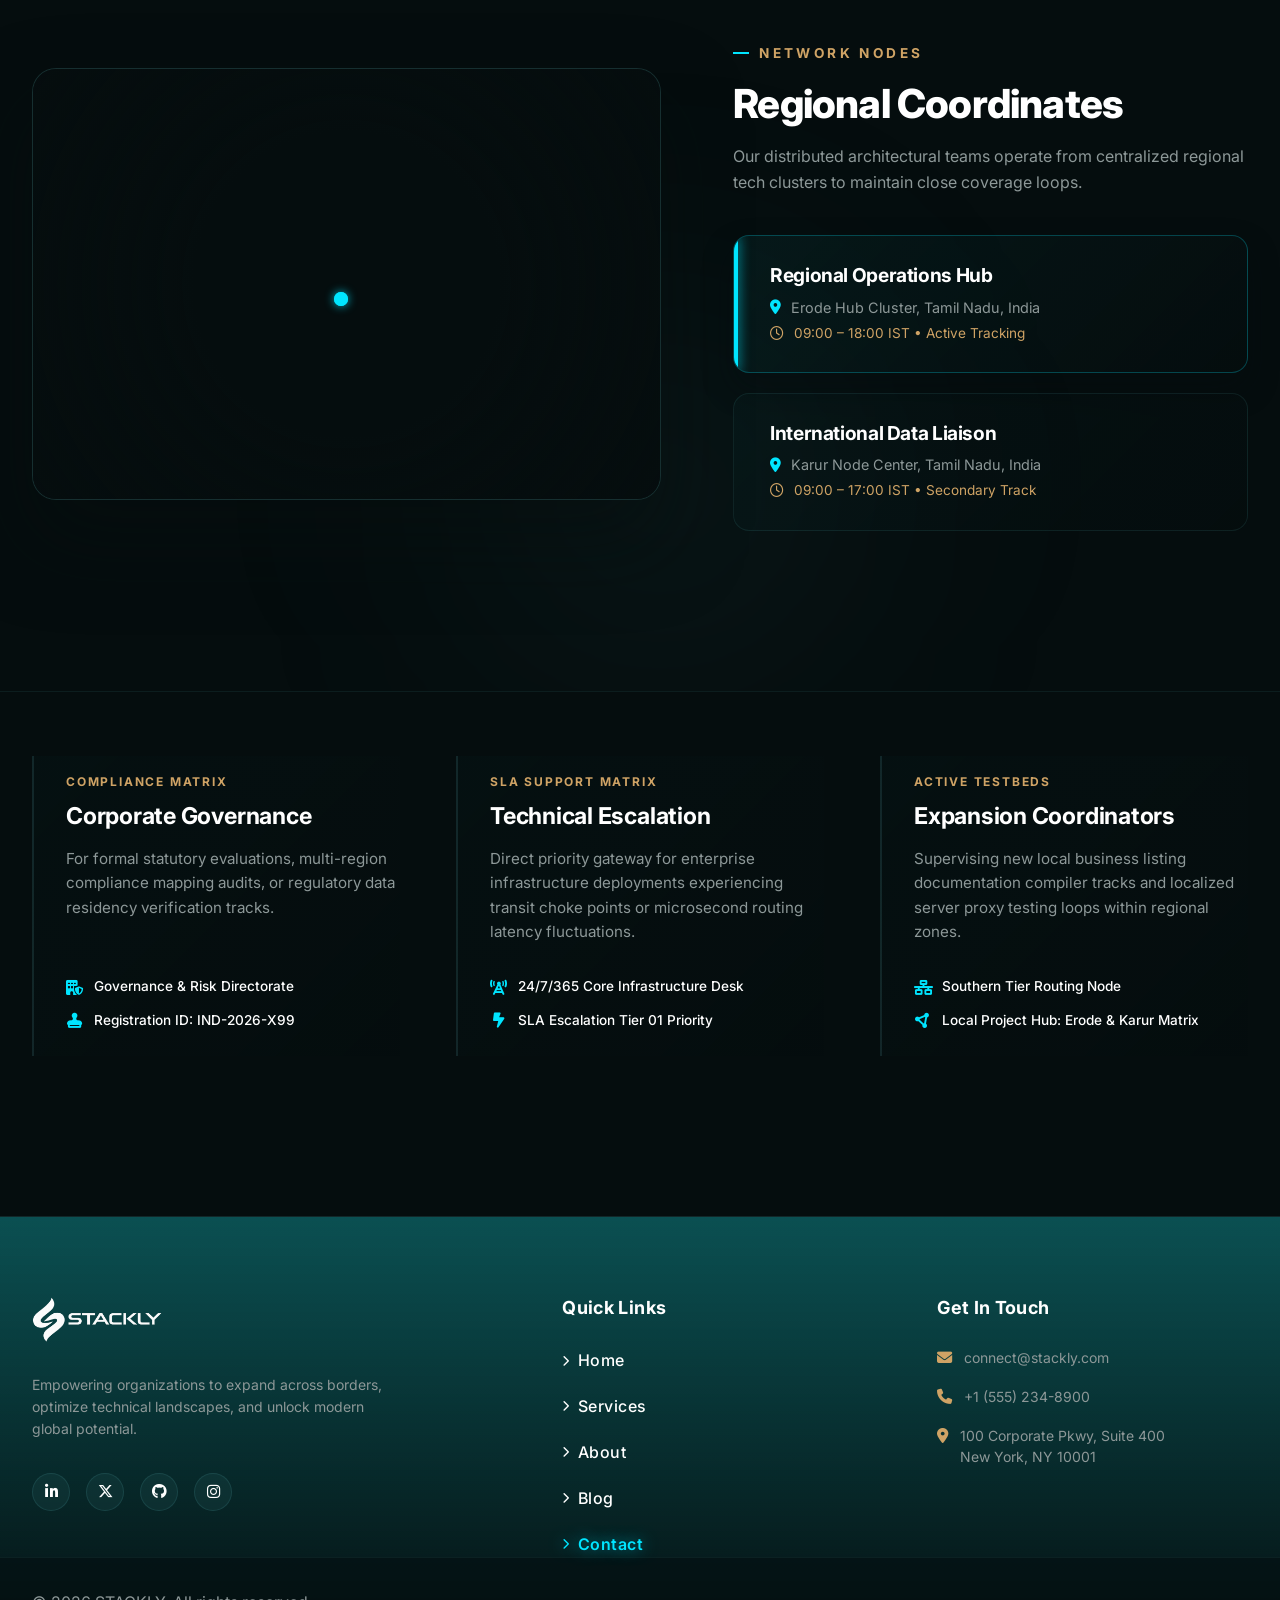
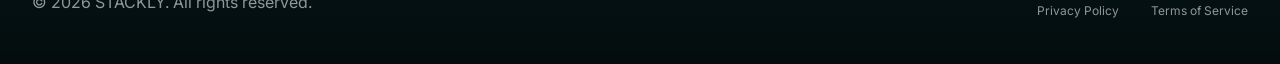
<file: contact.html>
<!DOCTYPE html>
<html lang="en">

<head>
    <meta charset="UTF-8">
    <meta name="viewport" content="width=device-width, initial-scale=1.0">
    <title>Corporate & Business</title>
    <link rel="icon" href="./assets/bg remove.webp">

    <link rel="stylesheet"
        href="https://fonts.googleapis.com/css2?family=Inter:wght=300;400;500;600;700&family=Orbitron:wght=500;700;900&family=Syncopate:wght=700&display=swap">

    <link rel="stylesheet" href="style.css">
    <link rel="stylesheet" href="contact.css">
    <link rel="stylesheet" href="root.css">

    <link href="https://fonts.googleapis.com/icon?family=Material+Icons" rel="stylesheet">
    <link rel="stylesheet" href="https://cdnjs.cloudflare.com/ajax/libs/font-awesome/6.5.1/css/all.min.css">
    <link rel="stylesheet" href="https://unpkg.com/aos@next/dist/aos.css" />
</head>

<body>

    <header class="site-header">
        <div class="container header-container">
            <a href="index.html" class="brand-logo">
                <img src="./assets/white.webp" alt="logo" width="150px" height="50px">
            </a>

            <nav class="site-nav">
                <ul class="nav-list">
                    <li><a href="index.html" class="nav-link active">Home</a></li>
                    <li><a href="service.html" class="nav-link passive">Services</a></li>
                    <li><a href="about.html" class="nav-link passive">About</a></li>
                    <li><a href="blog.html" class="nav-link passive">Blog</a></li>
                    <li><a href="contact.html" class="nav-link passive">Contact</a></li>
                    <li class="mobile-only-action">
                        <a href="auth.html" class="btn btn-primary">Reach Out &rarr;</a>
                    </li>
                </ul>
            </nav>

            <div class="header-actions">
                <a href="auth.html" class="btn btn-outline header-cta">Reach Out &rarr;</a>

                <button class="hamburger-toggle" aria-label="Toggle Menu">
                    <span class="bar line-top"></span>
                    <span class="bar line-mid"></span>
                    <span class="bar line-bot"></span>
                </button>
            </div>
        </div>
    </header>







    <section class="subpage-hero contact-hero-canvas" data-aos="fade-down">

        <div class="hero-image-shroud"></div>
        <div class="hero-atmospheric-glow"></div>

        <div class="container hero-inner-flex">
            <div class="hero-contact-content-box" data-aos="fade-up" data-aos-delay="150">
                <span class="contact-vanguard-tag">Global Gateway</span>
                <h1 class="subpage-title">Initiate Architecture Integration</h1>
                <p class="contact-hero-narrative">
                    Connect directly with our deployment engineers to coordinate systems integration audits, scale
                    infrastructure pipelines, or map localized compliance parameters across your regional nodes.
                </p>
            </div>
        </div>
    </section>





    <section class="premium-contact-matrix-section" id="communications-hub" data-aos="fade-up">
        <div class="contact-matrix-glow"></div>

        <div class="container contact-matrix-layout">

            <div class="contact-directory-pane" data-aos="fade-right" data-aos-delay="100">
                <span class="directory-subtitle">Direct Access</span>
                <h2 class="directory-main-title">Operational Headquarters</h2>
                <p class="directory-lead-desc">
                    Connect natively with our structural teams to fast-track scheduling loops, resolve deployment log
                    parameters, or coordinate localized system audits.
                </p>

                <div class="directory-list-track">
                    <div class="directory-item-box">
                        <div class="directory-icon-wrap"><i class="fa-solid fa-envelope-shield"></i></div>
                        <div class="directory-info">
                            <h4>Architecture Proposals</h4>
                            <p>inquiries@enterprise-core.com</p>
                        </div>
                    </div>

                    <div class="directory-item-box">
                        <div class="directory-icon-wrap"><i class="fa-solid fa-headset"></i></div>
                        <div class="directory-info">
                            <h4>Operations Support Unit</h4>
                            <p>routing-support@enterprise-core.com</p>
                        </div>
                    </div>
                </div>
            </div>

            <div class="contact-form-pane" data-aos="fade-left" data-aos-delay="250">
                <div class="contact-glass-card">
                    <div class="contact-card-header">
                        <h3>Secure Integration Request</h3>
                        <p>All communication lines route securely through end-to-end tokenized proxy clusters.</p>
                    </div>

                    <form id="enterprise-secure-contact-form" class="contact-form-element"
                        onsubmit="handleSecureContactSubmit(event)">
                        <div class="contact-input-row">
                            <div class="contact-field-group">
                                <label for="client-name" class="contact-field-label">Full Name</label>
                                <input type="text" id="client-name" class="premium-contact-input"
                                    placeholder="Marcus Vance" pattern="^[A-Za-z\s]+$"
                                    oninvalid="this.setCustomValidity(this.value === '' ? 'Please fill in your details.' : 'Please use alphabetic letters and spaces only.')"
                                    oninput="this.setCustomValidity('')" required>
                            </div>

                            <div class="contact-field-group">
                                <label for="client-email" class="contact-field-label">Email Address</label>
                                <input type="email" id="client-email" class="premium-contact-input"
                                    placeholder="m.vance@enterprise.com"
                                    pattern="^[a-zA-Z0-9._%+-]+@[a-zA-Z0-9.-]+\.[a-zA-Z]{2,}$"
                                    oninvalid="this.setCustomValidity(this.value === '' ? 'Please fill in your details.' : 'plz enter proper mail id formate.')"
                                    oninput="this.setCustomValidity('')" required>
                            </div>
                        </div>

                        <div class="contact-field-group target-space-top">
    <label for="client-project" class="contact-field-label">Target Infrastructure Focus</label>
    
    <!-- Custom Dropdown Container -->
    <div class="custom-dropdown-container" id="project-dropdown">
        <!-- Hidden input to retain form submit value and required validation -->
        <input type="hidden" name="client-project" id="client-project-hidden" required>

        <!-- Clickable Trigger Box -->
        <button type="button" class="custom-select-trigger" onclick="toggleCustomSelect('project-dropdown')">
            <span class="selected-text placeholder">Select Core Suite...</span>
            <i class="fa-solid fa-chevron-down select-arrow"></i>
        </button>

        <!-- Dropdown Menu Options -->
        <div class="custom-select-options">
            <div class="custom-option" data-value="cloud" onclick="selectCustomOption('project-dropdown', 'cloud', 'Global Cloud Infrastructure')">
                Global Cloud Infrastructure
            </div>
            <div class="custom-option" data-value="governance" onclick="selectCustomOption('project-dropdown', 'governance', 'Technical Governance & Compliance')">
                Technical Governance & Compliance
            </div>
            <div class="custom-option" data-value="telemetry" onclick="selectCustomOption('project-dropdown', 'telemetry', 'Predictive Market Telemetry')">
                Predictive Market Telemetry
            </div>
        </div>
    </div>
</div>

                        <div class="contact-field-group target-space-top">
                            <label for="client-message" class="contact-field-label">Operational Parameters &
                                Context</label>
                            <textarea id="client-message" class="premium-contact-input premium-textarea" rows="5"
                                placeholder="Outline your data sharding requirements or cross-border latency targets..."
                                required></textarea>
                        </div>

                        <button type="submit" class="btn btn-primary contact-submit-btn">
                            <span>Transmit Secure Request</span> <i class="fa-solid fa-paper-plane"></i>
                        </button>
                    </form>
                </div>
            </div>

        </div>
    </section>






    <!-- Interactive Operations Center Map & Registry Section -->
    <section class="premium-map-registry-section" data-aos="fade-up">
        <!-- Ambient layout glow backlighting -->
        <div class="map-matrix-ambient-glow"></div>

        <div class="container map-registry-layout">

            <!-- Left Column Pane: Interactive Map Viewport Frame -->
            <div class="map-viewport-wrapper" data-aos="fade-right" data-aos-delay="150">
                <!-- Premium Dark-Themed Styled Map Container Frame -->
                <div class="dark-map-canvas">
                    <!-- Using an absolute dark monochrome fallback map wireframe embed -->
                    <iframe
                        src="https://maps.google.com/maps?q=Erode,%20Tamil%20Nadu,%20India&t=m&z=12&output=embed&iwloc=near"
                        class="embedded-map-frame" allowfullscreen="" loading="lazy"
                        referrerpolicy="no-referrer-when-downgrade" title="Global Operations Center Coordinates">
                    </iframe>
                    <div class="map-vignette-shroud"></div>
                    <!-- Radar Pulse Tracking Overlay Accent -->
                    <div class="map-radar-pulse-core">
                        <span class="radar-ping"></span>
                        <span class="radar-ping-echo"></span>
                    </div>
                </div>
            </div>

            <!-- Right Column Pane: Glassmorphic Office Coordinates Register -->
            <div class="office-registry-pane" data-aos="fade-left" data-aos-delay="300">
                <span class="registry-mini-tag">Network Nodes</span>
                <h3 class="registry-heading">Regional Coordinates</h3>
                <p class="registry-desc">Our distributed architectural teams operate from centralized regional tech
                    clusters to maintain close coverage loops.</p>

                <div class="registry-nodes-stack">
                    <!-- Office Hub Node 1 -->
                    <div class="office-node-card active">
                        <div class="node-accent-indicator"></div>
                        <div class="node-card-content">
                            <h4>Regional Operations Hub</h4>
                            <p class="node-address"><i class="fa-solid fa-location-dot"></i> Erode Hub Cluster, Tamil
                                Nadu, India</p>
                            <p class="node-availability"><i class="fa-regular fa-clock"></i> 09:00 – 18:00 IST • Active
                                Tracking</p>
                        </div>
                    </div>

                    <!-- Office Hub Node 2 -->
                    <div class="office-node-card">
                        <div class="node-accent-indicator"></div>
                        <div class="node-card-content">
                            <h4>International Data Liaison</h4>
                            <p class="node-address"><i class="fa-solid fa-location-dot"></i> Karur Node Center, Tamil
                                Nadu, India</p>
                            <p class="node-availability"><i class="fa-regular fa-clock"></i> 09:00 – 17:00 IST •
                                Secondary Track</p>
                        </div>
                    </div>
                </div>
            </div>

        </div>
    </section>








    <section class="premium-corporate-details-section" data-aos="fade-up">
        <div class="container details-split-matrix">

            <div class="corporate-details-node" data-aos="zoom-in" data-aos-delay="100">
                <span class="details-mini-tag">Compliance Matrix</span>
                <h3 class="details-block-title">Corporate Governance</h3>
                <p class="details-block-desc">For formal statutory evaluations, multi-region compliance mapping audits,
                    or regulatory data residency verification tracks.</p>
                <div class="details-metadata-lines">
                    <span class="meta-line-item"><i class="fa-solid fa-building-shield"></i> Governance & Risk
                        Directorate</span>
                    <span class="meta-line-item"><i class="fa-solid fa-stamp"></i> Registration ID: IND-2026-X99</span>
                </div>
            </div>

            <div class="corporate-details-node" data-aos="zoom-in" data-aos-delay="200">
                <span class="details-mini-tag">SLA Support Matrix</span>
                <h3 class="details-block-title">Technical Escalation</h3>
                <p class="details-block-desc">Direct priority gateway for enterprise infrastructure deployments
                    experiencing transit choke points or microsecond routing latency fluctuations.</p>
                <div class="details-metadata-lines">
                    <span class="meta-line-item"><i class="fa-solid fa-tower-cell"></i> 24/7/365 Core Infrastructure
                        Desk</span>
                    <span class="meta-line-item"><i class="fa-solid fa-bolt-lightning"></i> SLA Escalation Tier 01
                        Priority</span>
                </div>
            </div>

            <div class="corporate-details-node" data-aos="zoom-in" data-aos-delay="300">
                <span class="details-mini-tag">Active Testbeds</span>
                <h3 class="details-block-title">Expansion Coordinators</h3>
                <p class="details-block-desc">Supervising new local business listing documentation compiler tracks and
                    localized server proxy testing loops within regional zones.</p>
                <div class="details-metadata-lines">
                    <span class="meta-line-item"><i class="fa-solid fa-network-wired"></i> Southern Tier Routing
                        Node</span>
                    <span class="meta-line-item"><i class="fa-solid fa-circle-nodes"></i> Local Project Hub: Erode &
                        Karur Matrix</span>
                </div>
            </div>

        </div>
    </section>






    <footer class="site-footer">
        <div class="container footer-container">
            <div class="footer-brand-box">
                <a href="index.html" class="footer-logo">
                    <img src="./assets/white.webp" alt="logo" width="130px" height="45px">
                </a>
                <p class="footer-brand-desc">
                    Empowering organizations to expand across borders, optimize technical landscapes, and unlock modern
                    global potential.
                </p>
                <div class="footer-socials">
                    <a href="error.html" aria-label="LinkedIn" class="social-icon"><i
                            class="fa-brands fa-linkedin-in"></i></a>
                    <a href="error.html" aria-label="X (Twitter)" class="social-icon"><i
                            class="fa-brands fa-x-twitter"></i></a>
                    <a href="error.html" aria-label="GitHub" class="social-icon"><i class="fa-brands fa-github"></i></a>
                    <a href="error.html" aria-label="Instagram" class="social-icon"><i
                            class="fa-brands fa-instagram"></i></a>
                </div>
            </div>

            <div class="footer-links-box">
                <h4 class="footer-title">Quick Links</h4>
                <ul class="footer-nav-list">
                    <li><a href="index.html" class="nav-link active"><i
                                class="fa-solid fa-chevron-right link-arrow"></i> Home</a></li>
                    <li><a href="service.html" class="nav-link passive"><i
                                class="fa-solid fa-chevron-right link-arrow"></i> Services</a></li>
                    <li><a href="about.html" class="nav-link passive"><i
                                class="fa-solid fa-chevron-right link-arrow"></i> About</a></li>
                    <li><a href="blog.html" class="nav-link passive"><i
                                class="fa-solid fa-chevron-right link-arrow"></i> Blog</a></li>
                    <li><a href="contact.html" class="nav-link passive"><i
                                class="fa-solid fa-chevron-right link-arrow"></i> Contact</a></li>
                </ul>
            </div>

            <div class="footer-contact-box">
                <h4 class="footer-title">Get In Touch</h4>
                <ul class="contact-info-list">
                    <li>
                        <i class="fa-solid fa-envelope contact-icon"></i>
                        <span>connect@stackly.com</span>
                    </li>
                    <li>
                        <i class="fa-solid fa-phone contact-icon"></i>
                        <span>+1 (555) 234-8900</span>
                    </li>
                    <li>
                        <i class="fa-solid fa-location-dot contact-icon"></i>
                        <span>100 Corporate Pkwy, Suite 400<br>New York, NY 10001</span>
                    </li>
                </ul>
            </div>
        </div>

        <div class="footer-bottom-bar">
            <div class="container footer-bottom-flex">
                <p>&copy; 2026 STACKLY. All rights reserved.</p>
                <div class="footer-legal-links">
                    <a href="error.html">Privacy Policy</a>
                    <a href="error.html">Terms of Service</a>
                </div>
            </div>
        </div>
    </footer>








    <script src="script.js"></script>

    <!-- AOS Library Core Script -->
    <script src="https://unpkg.com/aos@next/dist/aos.js"></script>

    <script>
        // Custom fluid curve styling configurations for AOS
        AOS.init({
            duration: 1000,
            easing: 'cubic-bezier(0.16, 1, 0.3, 1)', // Premium easeOutExpo timing
            once: true,
            offset: 100,
            delay: 50,
            disable: 'mobile' // Optional: bypasses layout computations on small viewports for ultra-fluid performance
        });
    </script>


    <script>

        /**
         * Strict Security Contact Form Validation Interceptor Pipeline
         * Blocks routing unless the custom TLD regex pattern fully validates.
         */
        function handleSecureContactSubmit(event) {
            // 1. Stop native form action bubbles immediately to prevent accidental routing
            event.preventDefault();

            const emailInputNode = document.getElementById('client-email');

            // 2. Performance Check: If the email structure lacks an extension suffix, throw error popups
            if (!emailInputNode.checkValidity()) {
                // Displays your precise native validation string: "plz enter proper mail id formate."
                emailInputNode.reportValidity();
                return false; // Safely halts thread execution here
            }

            // 3. SUCCESS PATHWAY: Only executed if name@domain.extension checks out 100%
            window.location.href = 'error.html';
        }




        // Toggle dropdown open/close state
function toggleCustomSelect(containerId) {
    const container = document.getElementById(containerId);
    
    // Close any other open dropdowns first
    document.querySelectorAll('.custom-dropdown-container').forEach(el => {
        if (el !== container) el.classList.remove('open');
    });

    container.classList.toggle('open');
}

// Handle option selection
function selectCustomOption(containerId, value, label) {
    const container = document.getElementById(containerId);
    const hiddenInput = container.querySelector('#client-project-hidden');
    const triggerText = container.querySelector('.selected-text');
    const options = container.querySelectorAll('.custom-option');

    // Update hidden input value for form submission
    hiddenInput.value = value;

    // Update display label and remove placeholder class
    triggerText.textContent = label;
    triggerText.classList.remove('placeholder');

    // Update selected class on options list
    options.forEach(option => {
        if (option.getAttribute('data-value') === value) {
            option.classList.add('selected');
        } else {
            option.classList.remove('selected');
        }
    });

    // Close menu
    container.classList.remove('open');
}

// Close custom dropdown when clicking anywhere outside
document.addEventListener('click', function (e) {
    if (!e.target.closest('.custom-dropdown-container')) {
        document.querySelectorAll('.custom-dropdown-container').forEach(container => {
            container.classList.remove('open');
        });
    }
});

    </script>



</body>

</html>
</file>
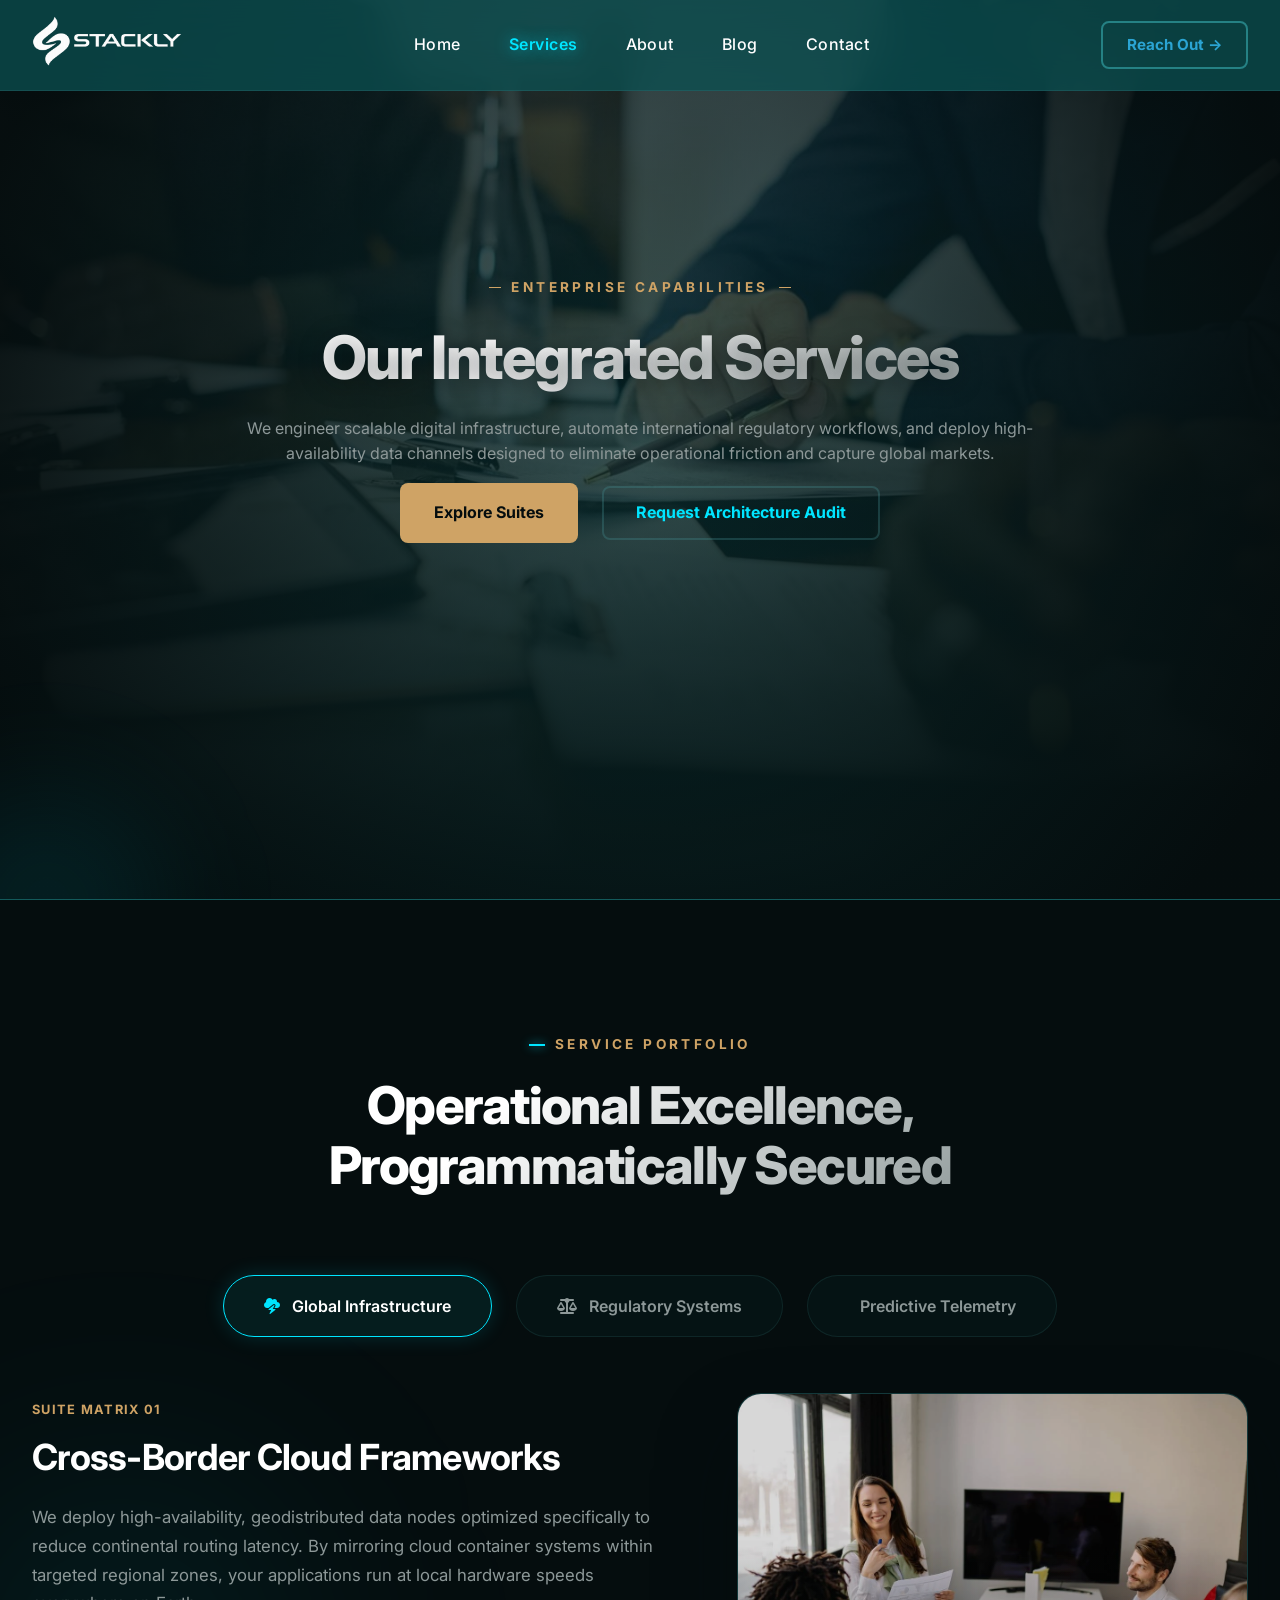
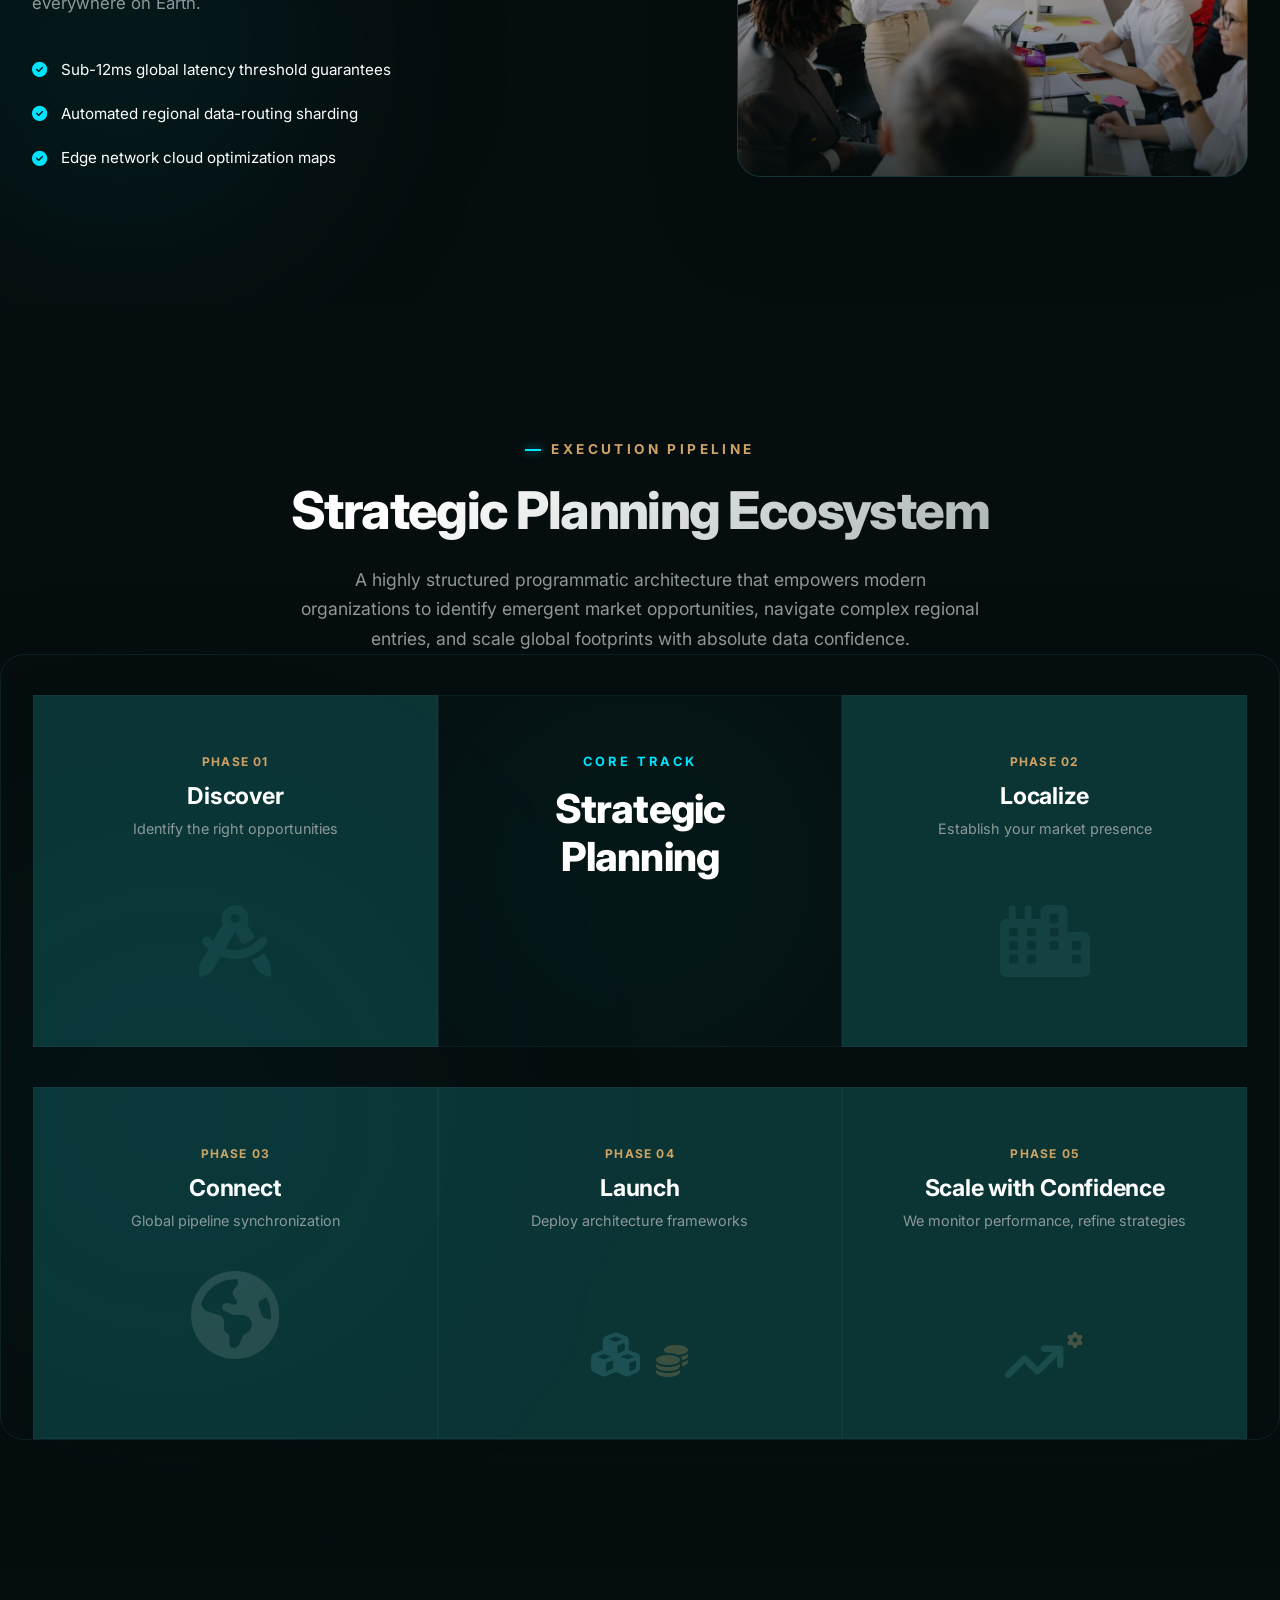
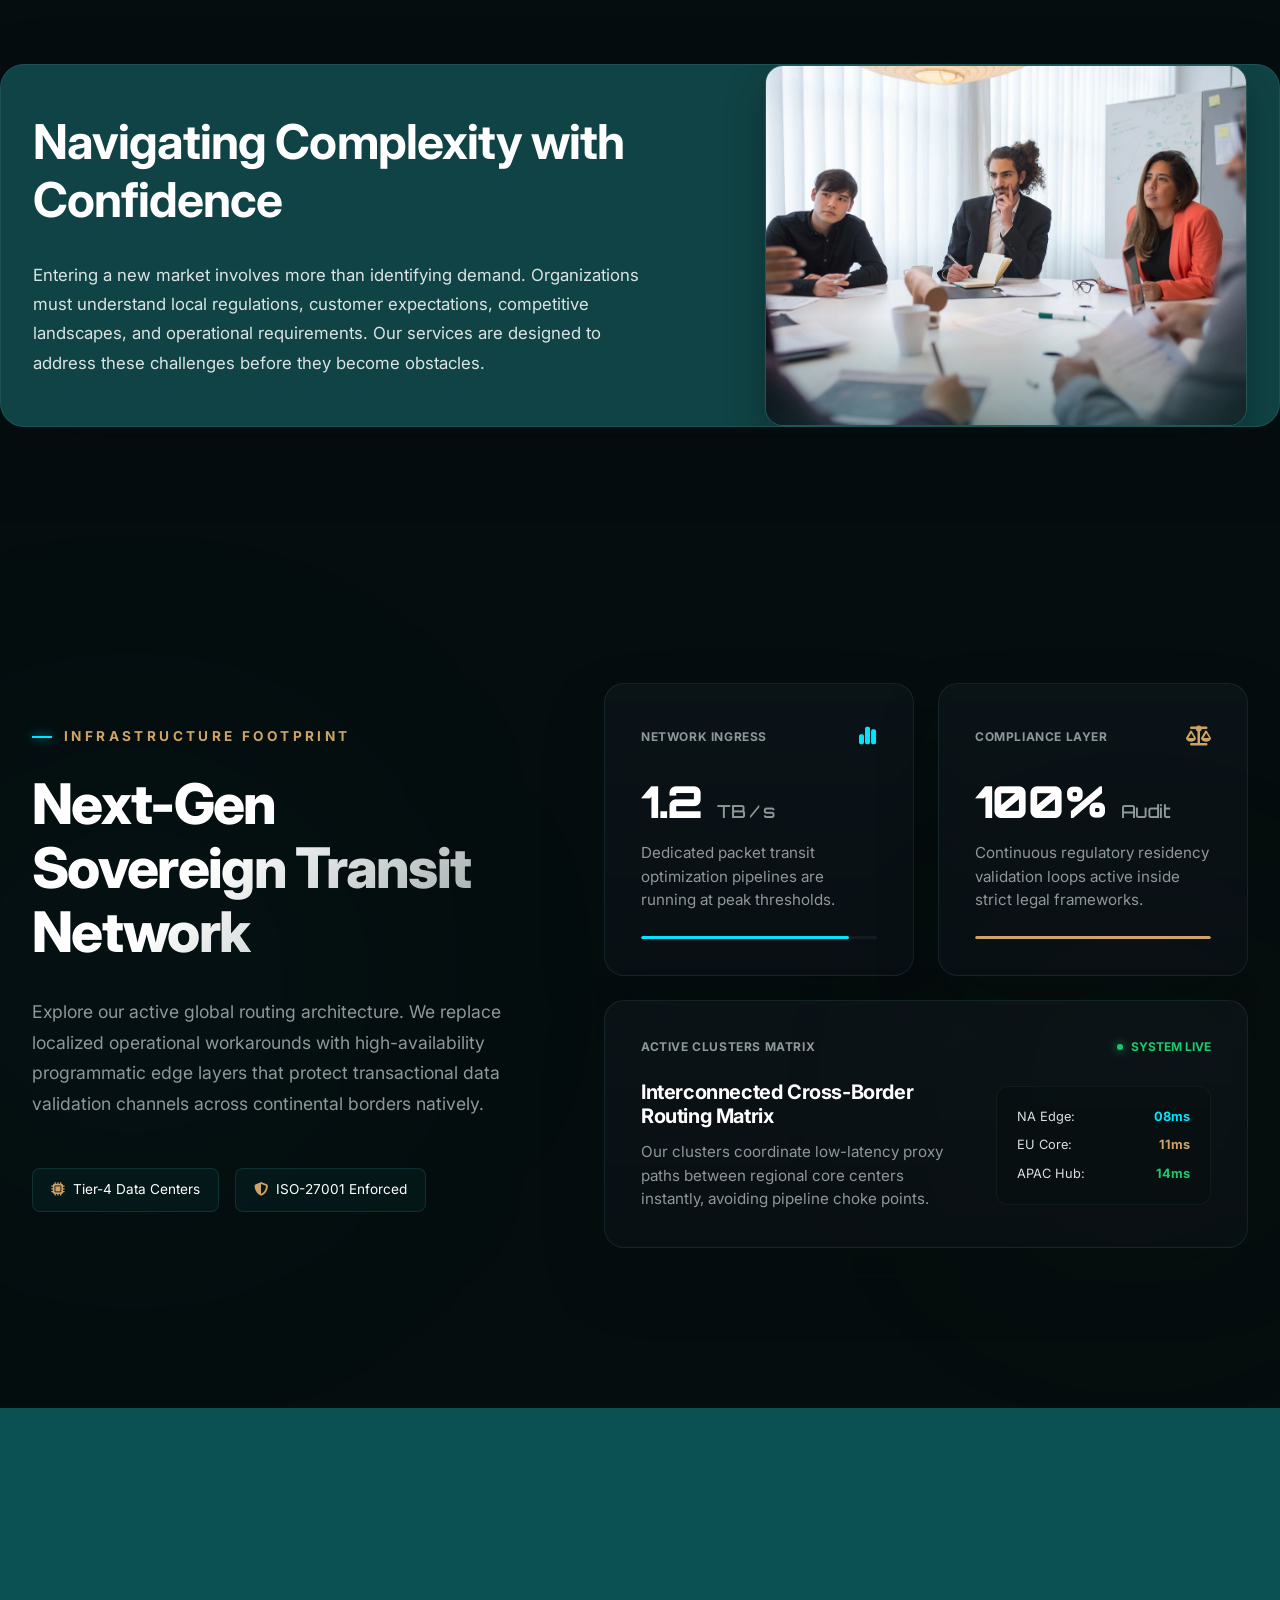
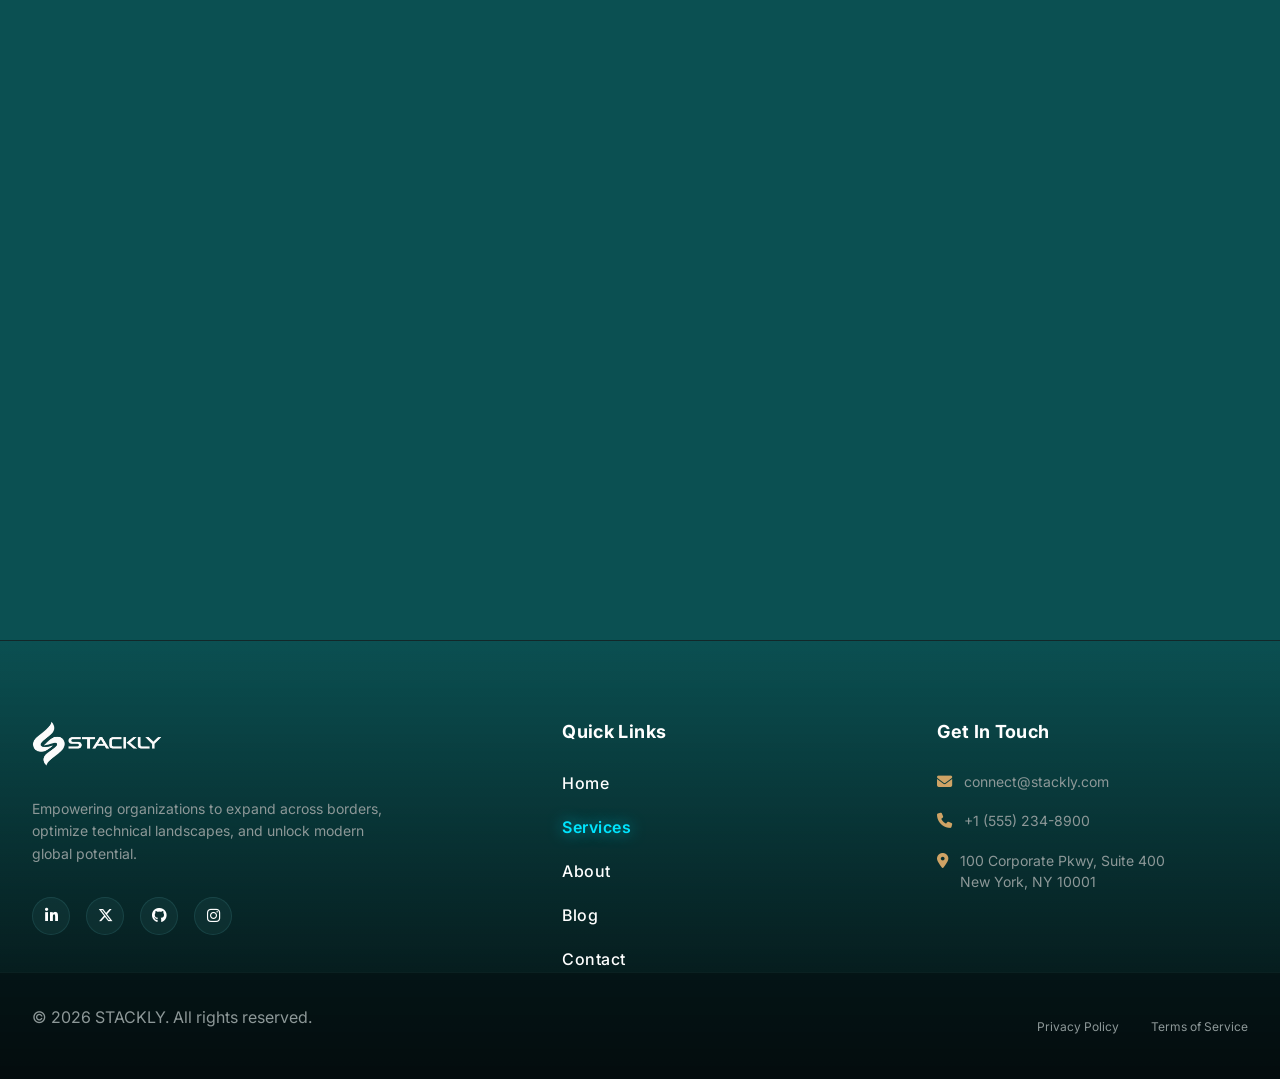
<file: service.html>
<!DOCTYPE html>
<html lang="en">

<head>
    <meta charset="UTF-8">
    <meta name="viewport" content="width=device-width, initial-scale=1.0">
    <title>Corporate & Business</title>
    <link rel="icon" href="./assets/bg remove.webp">

    <link rel="stylesheet"
        href="https://fonts.googleapis.com/css2?family=Inter:wght=300;400;500;600;700&family=Orbitron:wght=500;700;900&family=Syncopate:wght=700&display=swap">

    <link rel="stylesheet" href="style.css">
    <link rel="stylesheet" href="service.css">
    <link rel="stylesheet" href="root.css">

    <link href="https://fonts.googleapis.com/icon?family=Material+Icons" rel="stylesheet">
    <link rel="stylesheet" href="https://cdnjs.cloudflare.com/ajax/libs/font-awesome/6.5.1/css/all.min.css">
    <link rel="stylesheet" href="https://unpkg.com/aos@next/dist/aos.css" />
</head>

<body>

    <header class="site-header">
        <div class="container header-container">
            <a href="index.html" class="brand-logo">
                <img src="./assets/white.webp" alt="logo" width="150px" height="50px">
            </a>

            <nav class="site-nav">
                <ul class="nav-list">
                    <li><a href="index.html" class="nav-link active">Home</a></li>
                    <li><a href="service.html" class="nav-link passive">Services</a></li>
                    <li><a href="about.html" class="nav-link passive">About</a></li>
                    <li><a href="blog.html" class="nav-link passive">Blog</a></li>
                    <li><a href="contact.html" class="nav-link passive">Contact</a></li>
                    <li class="mobile-only-action">
                        <a href="auth.html" class="btn btn-primary">Reach Out &rarr;</a>
                    </li>
                </ul>
            </nav>

            <div class="header-actions">
                <a href="auth.html" class="btn btn-outline header-cta">Reach Out &rarr;</a>

                <button class="hamburger-toggle" aria-label="Toggle Menu">
                    <span class="bar line-top"></span>
                    <span class="bar line-mid"></span>
                    <span class="bar line-bot"></span>
                </button>
            </div>
        </div>
    </header>







<section class="subpage-hero service-hero-canvas" data-aos="fade-down">
    
    <div class="hero-image-shroud"></div>
    <div class="hero-wave-overlay"></div>

    <div class="container hero-inner-flex">
        <div class="hero-service-content-box" data-aos="fade-up" data-aos-delay="150">
            <span class="service-vanguard-tag">Enterprise Capabilities</span>
            <h1 class="subpage-title">Our Integrated Services</h1>
            <p class="subpage-tagline">
                We engineer scalable digital infrastructure, automate international regulatory workflows, and deploy high-availability data channels designed to eliminate operational friction and capture global markets.
            </p>
            <div class="service-hero-actions">
                <a href="error.html" class="btn btn-primary cta-vanguard-btn">Explore Suites</a>
                <a href="error.html" class="btn btn-outline cta-secondary-btn">Request Architecture Audit</a>
            </div>
        </div>
    </div>
</section>







<!-- Re-Engineered Interactive Tabbed Showroom Framework with Image Portals -->
<section class="premium-showroom-section" data-aos="fade-up">
    <!-- Fluid background layout glow effects -->
    <div class="showroom-glow-orb"></div>

    <div class="container">
        <!-- Section Header -->
        <div class="showroom-header-box" data-aos="fade-up" data-aos-delay="100">
            <span class="showroom-subtitle">Service Portfolio</span>
            <h2 class="showroom-main-title">Operational Excellence, Programmatically Secured</h2>
        </div>

        <!-- Luxury Horizontal Navigation Tab Rack Selector -->
        <div class="showroom-tab-rack" data-aos="fade-up" data-aos-delay="200">
            <button class="tab-toggle-btn active" data-target="suite-cloud">
                <i class="fa-solid fa-cloud-bolt"></i> <span>Global Infrastructure</span>
            </button>
            <button class="tab-toggle-btn" data-target="suite-legal">
                <i class="fa-solid fa-scale-balanced"></i> <span>Regulatory Systems</span>
            </button>
            <button class="tab-toggle-btn" data-target="suite-data">
                <i class="fa-solid fa-chart-network"></i> <span>Predictive Telemetry</span>
            </button>
        </div>

        <!-- Tab Content Display Windows -->
        <div class="showroom-display-window" data-aos="fade-up" data-aos-delay="350">
            
            <!-- Panel 01: Global Infrastructure (Active by Default) -->
            <div class="showroom-panel active" id="suite-cloud">
                <div class="panel-split-layout">
                    <div class="panel-text-content">
                        <div class="panel-index-tag">Suite Matrix 01</div>
                        <h3>Cross-Border Cloud Frameworks</h3>
                        <p class="panel-description">
                            We deploy high-availability, geodistributed data nodes optimized specifically to reduce continental routing latency. By mirroring cloud container systems within targeted regional zones, your applications run at local hardware speeds everywhere on Earth.
                        </p>
                        <div class="panel-feature-bullets">
                            <div class="bullet-row"><i class="fa-solid fa-circle-check"></i> <span>Sub-12ms global latency threshold guarantees</span></div>
                            <div class="bullet-row"><i class="fa-solid fa-circle-check"></i> <span>Automated regional data-routing sharding</span></div>
                            <div class="bullet-row"><i class="fa-solid fa-circle-check"></i> <span>Edge network cloud optimization maps</span></div>
                        </div>
                    </div>
                    
                    <!-- Updated Right Pane Image Overlay System -->
                    <div class="panel-visual-content">
                        <div class="showroom-glass-graphic">
                            <img src="./assets/service 1.webp" alt="Global Network Infrastructure" class="showroom-portal-img">
                            <div class="showroom-portal-shroud"></div>
                            
                            <!-- Sliding Overlay Details Card -->
                            <div class="showroom-sliding-overlay">
                                <i class="fa-solid fa-network-wired overlay-icon"></i>
                                <div class="metric-readout">
                                    <span class="metric-big">99.99%</span>
                                    <span class="metric-lbl">Infrastructure SLA Maintained</span>
                                </div>
                            </div>
                        </div>
                    </div>
                </div>
            </div>

            <!-- Panel 02: Regulatory Systems (Hidden Initially) -->
            <div class="showroom-panel" id="suite-legal">
                <div class="panel-split-layout">
                    <div class="panel-text-content">
                        <div class="panel-index-tag">Suite Matrix 02</div>
                        <h3>Automated Technical Governance</h3>
                        <p class="panel-description">
                            Sovereign parameters can shift without warning. Our systems inject programmatic compliance layers straight into your deployment tracks, continuously scanning user traffic pipelines against strict regional privacy policies and financial mandates.
                        </p>
                        <div class="panel-feature-bullets">
                            <div class="bullet-row"><i class="fa-solid fa-circle-check"></i> <span>Continuous global policy directory syncing</span></div>
                            <div class="bullet-row"><i class="fa-solid fa-circle-check"></i> <span>End-to-end tokenized data encryption sets</span></div>
                            <div class="bullet-row"><i class="fa-solid fa-circle-check"></i> <span>Zero-friction localized audit reporting log files</span></div>
                        </div>
                    </div>
                    
                    <!-- Updated Right Pane Image Overlay System -->
                    <div class="panel-visual-content">
                        <div class="showroom-glass-graphic">
                            <img src="./assets/service 2.webp" alt="Technical Governance System" class="showroom-portal-img">
                            <div class="showroom-portal-shroud"></div>
                            
                            <!-- Sliding Overlay Details Card -->
                            <div class="showroom-sliding-overlay">
                                <i class="fa-solid fa-shield-halved overlay-icon"></i>
                                <div class="metric-readout">
                                    <span class="metric-big">100%</span>
                                    <span class="metric-lbl">Compliance Automation Scale</span>
                                </div>
                            </div>
                        </div>
                    </div>
                </div>
            </div>

            <!-- Panel 03: Predictive Telemetry (Hidden Initially) -->
            <div class="showroom-panel" id="suite-data">
                <div class="panel-split-layout">
                    <div class="panel-text-content">
                        <div class="panel-index-tag">Suite Matrix 03</div>
                        <h3>Predictive Market Intelligence</h3>
                        <p class="panel-description">
                            Avoid logistical roadblocks before they interrupt operations. We harness deep-learning telemetry models to analyze localized market demand trends, cross-border server loads, and regional data transaction limits ahead of time.
                        </p>
                        <div class="panel-feature-bullets">
                            <div class="bullet-row"><i class="fa-solid fa-circle-check"></i> <span>Real-time pipeline infrastructure log indexing</span></div>
                            <div class="bullet-row"><i class="fa-solid fa-circle-check"></i> <span>Advanced predictive server load forecasting</span></div>
                            <div class="bullet-row"><i class="fa-solid fa-circle-check"></i> <span>Multi-channel localized demand tracking maps</span></div>
                        </div>
                    </div>
                    
                    <!-- Updated Right Pane Image Overlay System -->
                    <div class="panel-visual-content">
                        <div class="showroom-glass-graphic">
                            <img src="./assets/service 3.webp" alt="Predictive Market Telemetry" class="showroom-portal-img">
                            <div class="showroom-portal-shroud"></div>
                            
                            <!-- Sliding Overlay Details Card -->
                            <div class="showroom-sliding-overlay">
                                <i class="fa-solid fa-chart-line overlay-icon"></i>
                                <div class="metric-readout">
                                    <span class="metric-big">$4.2B+</span>
                                    <span class="metric-lbl">Cross-Border Traffic Optimized</span>
                                </div>
                            </div>
                        </div>
                    </div>
                </div>
            </div>

        </div>
    </div>
</section>





<!-- Re-Engineered Premium Strategic Process Grid Section -->
<section class="strategic-process-section" data-aos="fade-up">
    <!-- Fluid background ambient layout glow -->
    <div class="process-matrix-glow"></div>

    <!-- Proper Section Header (Luxury Editorial Style) -->
    <div class="container process-header-box" data-aos="fade-up" data-aos-delay="100">
        <span class="process-subtitle">Execution Pipeline</span>
        <h2 class="process-main-title">Strategic Planning Ecosystem</h2>
        <p class="process-lead-desc">
            A highly structured programmatic architecture that empowers modern organizations to identify emergent market opportunities, navigate complex regional entries, and scale global footprints with absolute data confidence.
        </p>
    </div>

    <!-- Seamless 3-Column Zero-Gap Grid Track -->
    <div class="container process-grid-framework">
        
        <!-- Tile 1: Discover -->
        <div class="process-tile-card" data-aos="zoom-in" data-aos-delay="150">
            <div class="tile-inner-content">
                <span class="tile-index">Phase 01</span>
                <h3 class="tile-title">Discover</h3>
                <p class="tile-tagline">Identify the right opportunities</p>
                <div class="tile-graphic-wrapper">
                    <i class="fa-solid fa-compass-drafting vector-ghost-asset"></i>
                </div>
            </div>
        </div>

        <!-- Tile 2: Center Anchor Title (Non-Hover Corporate Identity Hub) -->
        <div class="process-tile-card center-core-hub">
            <div class="hub-vignette-mask"></div>
            <div class="tile-inner-content">
                <span class="hub-mini-lbl">Core Track</span>
                <h2 class="hub-main-heading">Strategic<br>Planning</h2>
            </div>
        </div>

        <!-- Tile 3: Localize -->
        <div class="process-tile-card" data-aos="zoom-in" data-aos-delay="250">
            <div class="tile-inner-content">
                <span class="tile-index">Phase 02</span>
                <h3 class="tile-title">Localize</h3>
                <p class="tile-tagline">Establish your market presence</p>
                <div class="tile-graphic-wrapper">
                    <i class="fa-solid fa-city vector-ghost-asset"></i>
                </div>
            </div>
        </div>

        <!-- Tile 4: Connect -->
        <div class="process-tile-card" data-aos="zoom-in" data-aos-delay="350">
            <div class="tile-inner-content">
                <span class="tile-index">Phase 03</span>
                <h3 class="tile-title">Connect</h3>
                <p class="tile-tagline">Global pipeline synchronization</p>
                <div class="tile-graphic-wrapper global-map-center">
                    <i class="fa-solid fa-earth-americas map-vector"></i>
                </div>
            </div>
        </div>

        <!-- Tile 5: Launch -->
        <div class="process-tile-card" data-aos="zoom-in" data-aos-delay="450">
            <div class="tile-inner-content">
                <span class="tile-index">Phase 04</span>
                <h3 class="tile-title">Launch</h3>
                <p class="tile-tagline">Deploy architecture frameworks</p>
                <div class="tile-graphic-wrapper">
                    <div class="cargo-stack-illustration">
                        <i class="fa-solid fa-cubes cargo-box"></i>
                        <i class="fa-solid fa-coins cash-vault"></i>
                    </div>
                </div>
            </div>
        </div>

        <!-- Tile 6: Scale with Confidence -->
        <div class="process-tile-card" data-aos="zoom-in" data-aos-delay="550">
            <div class="tile-inner-content">
                <span class="tile-index">Phase 05</span>
                <h3 class="tile-title">Scale with Confidence</h3>
                <p class="tile-tagline">We monitor performance, refine strategies</p>
                <div class="tile-graphic-wrapper">
                    <div class="growth-trend-illustration">
                        <i class="fa-solid fa-arrow-trend-up trend-arrow-1"></i>
                        <i class="fa-solid fa-gear spinning-gear-micro"></i>
                    </div>
                </div>
            </div>
        </div>

    </div>
</section>





<!-- Re-Engineered Navigating Complexity Showcase Section -->
<section class="premium-complexity-section" data-aos="fade-up">
    <div class="container complexity-inner-box">
        
        <!-- Left Pane: Strategic Value Narrative -->
        <div class="complexity-text-column" data-aos="fade-right" data-aos-delay="150">
            <h2 class="complexity-heading">Navigating Complexity with Confidence</h2>
            <p class="complexity-paragraph">
                Entering a new market involves more than identifying demand. Organizations must understand local regulations, customer expectations, competitive landscapes, and operational requirements. Our services are designed to address these challenges before they become obstacles.
            </p>
        </div>

        <!-- Right Pane: Premium Rounded Portrait Visual Frame -->
        <div class="complexity-visual-column" data-aos="fade-left" data-aos-delay="300">
            <div class="corporate-portal-frame">
                <img src="./assets/img 4.webp" alt="Executive Leadership Corporate Operations" class="corporate-portal-img">
                <div class="portal-glass-overlay"></div>
            </div>
        </div>

    </div>
</section>





<section class="premium-planner-section" id="global-network-node">
    <div class="planner-glow-orb pattern-left"></div>
    <div class="planner-glow-orb pattern-right"></div>

    <div class="container planner-grid">
        
        <div class="planner-info-pane" data-aos="fade-right" data-aos-duration="1200">
            <div class="sticky-panel-canvas">
                <span class="planner-subtitle">Infrastructure Footprint</span>
                <h2 class="planner-main-title">Next-Gen Sovereign Transit Network</h2>
                <p class="planner-desc">
                    Explore our active global routing architecture. We replace localized operational workarounds with high-availability programmatic edge layers that protect transactional data validation channels across continental borders natively.
                </p>
                
                <div class="planner-badge-row">
                    <span class="matrix-badge"><i class="fa-solid fa-microchip"></i> Tier-4 Data Centers</span>
                    <span class="matrix-badge"><i class="fa-solid fa-shield-halved"></i> ISO-27001 Enforced</span>
                </div>
            </div>
        </div>

        <div class="planner-form-pane" data-aos="fade-left" data-aos-duration="1200" data-aos-delay="200">
            <div class="bento-matrix-showcase-wrapper">
                
                <div class="bento-metric-tile accent-cyan-glow">
                    <div class="tile-header">
                        <span class="tile-tag">Network Ingress</span>
                        <div class="tile-icon"><i class="fa-solid fa-chart-simple"></i></div>
                    </div>
                    <h3 class="tile-big-stat">1.2 <span class="tile-unit">TB / s</span></h3>
                    <p class="tile-caption">Dedicated packet transit optimization pipelines are running at peak thresholds.</p>
                    <div class="tile-micro-bar-track">
                        <div class="tile-micro-bar" style="width: 88%; background-color: var(--secondary-cyan, #00e5ff);"></div>
                    </div>
                </div>

                <div class="bento-metric-tile accent-gold-glow">
                    <div class="tile-header">
                        <span class="tile-tag">Compliance Layer</span>
                        <div class="tile-icon"><i class="fa-solid fa-scale-balanced"></i></div>
                    </div>
                    <h3 class="tile-big-stat">100% <span class="tile-unit">Audit</span></h3>
                    <p class="tile-caption">Continuous regulatory residency validation loops active inside strict legal frameworks.</p>
                    <div class="tile-micro-bar-track">
                        <div class="tile-micro-bar" style="width: 100%; background-color: var(--secondary-gold, #cfa365);"></div>
                    </div>
                </div>

                <div class="bento-metric-tile full-bleed-tile accent-success-glow">
                    <div class="tile-header">
                        <span class="tile-tag">Active Clusters Matrix</span>
                        <span class="status-pulse-badge"><span class="pulse-dot"></span> System Live</span>
                    </div>
                    <div class="bento-split-content-row">
                        <div class="split-left">
                            <h4 class="bento-inner-title">Interconnected Cross-Border Routing Matrix</h4>
                            <p class="tile-caption" style="margin-bottom: 0;">Our clusters coordinate low-latency proxy paths between regional core centers instantly, avoiding pipeline choke points.</p>
                        </div>
                        <div class="split-right-datacenter-stats">
                            <div class="stat-mini-pill"><span>NA Edge:</span> <strong class="text-cyan">08ms</strong></div>
                            <div class="stat-mini-pill"><span>EU Core:</span> <strong class="text-gold">11ms</strong></div>
                            <div class="stat-mini-pill"><span>APAC Hub:</span> <strong style="color: #1bca6d;">14ms</strong></div>
                        </div>
                    </div>
                </div>

            </div>
        </div>

    </div>
</section>






<!-- Sub-Page Premium Final CTA Banner Section -->
<section class="premium-final-cta-section" data-aos="fade-up">
    <!-- Parallax-optimized corporate background image -->
    <div class="cta-parallax-bg"></div>
    
    <!-- Heavy luxury gradient overlay shroud mapping to core corporate tones -->
    <div class="cta-image-shroud"></div>

    <div class="container cta-content-container">
        <!-- Main Glass Panel Box -->
        <div class="cta-glass-card" data-aos="zoom-in" data-aos-delay="150">
            <span class="cta-tagline">Onboarding Window</span>
            <h2 class="cta-main-title">Ready to Orchestrate Your Global Deployment?</h2>
            <p class="cta-body-text">
                Join international industry leaders who utilize STACKLY to automate regional technical compliance rules, secure server data paths, and eliminate cross-border structural friction.
            </p>

            <!-- Final Conversion Action Rows -->
            <div class="cta-action-cluster">
                <a href="error.html" class="btn btn-primary cta-vanguard-btn">Request Enterprise Demo</a>
                <a href="error.html" class="btn btn-outline cta-secondary-btn">Review Our Framework</a>
            </div>
        </div>
    </div>
</section>








    <footer class="site-footer">
        <div class="container footer-container">
            <div class="footer-brand-box">
                <a href="index.html" class="footer-logo">
                    <img src="./assets/white.webp" alt="logo" width="130px" height="45px">
                </a>
                <p class="footer-brand-desc">
                    Empowering organizations to expand across borders, optimize technical landscapes, and unlock modern
                    global potential.
                </p>
                <div class="footer-socials">
                    <a href="error.html" aria-label="LinkedIn" class="social-icon"><i
                            class="fa-brands fa-linkedin-in"></i></a>
                    <a href="error.html" aria-label="X (Twitter)" class="social-icon"><i
                            class="fa-brands fa-x-twitter"></i></a>
                    <a href="error.html" aria-label="GitHub" class="social-icon"><i class="fa-brands fa-github"></i></a>
                    <a href="error.html" aria-label="Instagram" class="social-icon"><i
                            class="fa-brands fa-instagram"></i></a>
                </div>
            </div>

            <div class="footer-links-box">
                <h4 class="footer-title">Quick Links</h4>
                <ul class="footer-nav-list">
                    <li><a href="index.html" class="nav-link">Home</a></li>
                    <li><a href="service.html" class="nav-link">Services</a></li>
                    <li><a href="about.html" class="nav-link">About</a></li>
                    <li><a href="blog.html" class="nav-link">Blog</a></li>
                    <li><a href="contact.html" class="nav-link">Contact</a></li>
                </ul>
            </div>

            <div class="footer-contact-box">
                <h4 class="footer-title">Get In Touch</h4>
                <ul class="contact-info-list">
                    <li>
                        <i class="fa-solid fa-envelope contact-icon"></i>
                        <span>connect@stackly.com</span>
                    </li>
                    <li>
                        <i class="fa-solid fa-phone contact-icon"></i>
                        <span>+1 (555) 234-8900</span>
                    </li>
                    <li>
                        <i class="fa-solid fa-location-dot contact-icon"></i>
                        <span>100 Corporate Pkwy, Suite 400<br>New York, NY 10001</span>
                    </li>
                </ul>
            </div>
        </div>

        <div class="footer-bottom-bar">
            <div class="container footer-bottom-flex">
                <p>&copy; 2026 STACKLY. All rights reserved.</p>
                <div class="footer-legal-links">
                    <a href="error.html">Privacy Policy</a>
                    <a href="error.html">Terms of Service</a>
                </div>
            </div>
        </div>
    </footer>








    <script src="script.js"></script>

    <!-- AOS Library Core Script -->
    <script src="https://unpkg.com/aos@next/dist/aos.js"></script>

    <script>
        // Custom fluid curve styling configurations for AOS
        AOS.init({
            duration: 1000,
            easing: 'cubic-bezier(0.16, 1, 0.3, 1)', // Premium easeOutExpo timing
            once: true,
            offset: 100,
            delay: 50,
            disable: 'mobile' // Optional: bypasses layout computations on small viewports for ultra-fluid performance
        });
    </script>


<script>

// Initialize automated tab showroom panel switcher inside global scripts
const tabButtons = document.querySelectorAll('.showroom-tab-rack .tab-toggle-btn');
const displayPanels = document.querySelectorAll('.showroom-display-window .showroom-panel');

tabButtons.forEach(button => {
  button.addEventListener('click', () => {
    const targetPanelID = button.getAttribute('data-target');

    // 1. Flush previous active classes across button lists
    tabButtons.forEach(btn => btn.classList.remove('active'));
    
    // 2. Flush active classes from panel tracks
    displayPanels.forEach(panel => panel.classList.remove('active'));

    // 3. Bind active flags onto targeted instances
    button.classList.add('active');
    const targetedPanelInstance = document.getElementById(targetPanelID);
    if (targetedPanelInstance) {
      targetedPanelInstance.classList.add('active');
    }
  });
});







// Initialize automated form selector chips inside global scripts
const optionChips = document.querySelectorAll('.interactive-chip-rack .selectable-chip');
const hiddenRegionInput = document.getElementById('selected-region');

optionChips.forEach(chip => {
  chip.addEventListener('click', () => {
    // 1. Flush previous selection classes from track arrays
    optionChips.forEach(c => c.classList.remove('active'));

    // 2. Map current targeting indicator selectors
    chip.classList.add('active');

    // 3. Extract parameter strings and pipe to hidden form field values
    const boundaryValueData = chip.getAttribute('data-value');
    if (hiddenRegionInput) {
      hiddenRegionInput.value = boundaryValueData;
    }
  });
});












</script>


</body>

</html>
</file>
<file: style.css>
/* ==========================================================================
   HEADER LAYOUT BASE
   ========================================================================== */
.site-header {
  position: fixed;
  top: 0;
  left: 0;
  width: 100%;
  z-index: 2000;
  background: rgba(11, 80, 82, 0.75); /* Locked-in deep teal core transparency */
  backdrop-filter: blur(20px);
  -webkit-backdrop-filter: blur(20px);
  border-bottom: 1px solid rgba(71, 146, 148, 0.2);
  transition: background-color 0.4s ease;
}

.header-container {
  display: flex;
  align-items: center;
  justify-content: space-between;
  height: 90px;
  padding: 0 2rem;
  transition: height 0.3s ease;
}

.site-header.scrolled .header-container {
  height: 75px; /* Subtle layout shrinkage upon scrolling downwards */
}

/* ==========================================================================
   NAV LINK WORK TRACK (DESKTOP MODE)
   ========================================================================== */
.site-nav .nav-list {
  display: flex;
  align-items: center;
  gap: 3rem;
}

.mobile-only-action {
  display: none; /* Hide the extra mobile button row on desktop sizes */
}

.nav-link {
  font-family: var(--font-body, 'Inter', sans-serif);
  font-size: var(--fs-body, 1rem);
  text-decoration: none;
  font-weight: 500;
  letter-spacing: 0.03em;
  transition: color 0.4s cubic-bezier(0.25, 0.8, 0.25, 1), text-shadow 0.4s ease;
}

/* Premium Highlight State (Glow color cross-fade) */
.nav-link.active {
  color: var(--secondary-cyan, #00e5ff) !important;
  text-shadow: 0 0 15px rgba(0, 229, 255, 0.6);
  font-weight: 600;
}

.nav-link.passive {
  color: var(--neutral-white, #ffffff);
}

.nav-link:hover {
  color: var(--secondary-cyan, #00e5ff) !important;
}

/* --- Action Placement Layouts --- */
.header-actions {
  display: flex;
  align-items: center;
  gap: 1.5rem;
}

.header-cta {
  padding: 10px 24px !important;
  font-size: 0.95rem !important;
}

/* ==========================================================================
   HAMBURGER TOGGLE BUTTON
   ========================================================================== */
.hamburger-toggle {
  display: none;
  flex-direction: column;
  justify-content: space-between;
  width: 28px;
  height: 20px;
  background: transparent;
  border: none;
  cursor: pointer;
  z-index: 2500;
  padding: 0;
}

.hamburger-toggle .bar {
  width: 100%;
  height: 2px;
  background-color: var(--neutral-white, #ffffff);
  transition: all 0.4s cubic-bezier(0.25, 0.8, 0.25, 1);
}

/* ==========================================================================
   RESPONSIVE DESIGN TRANSFORMS (ONE MENU BECOMES MOBILE DRAWER)
   ========================================================================== */
@media (max-width: 991px) {
  .header-cta {
    display: none; /* Hide standard structural desktop CTA layout button */
  }

  .hamburger-toggle {
    display: flex; /* Show classy dynamic hamburger controls */
  }

  /* Morphing navigation layout structure directly into the fullscreen panel */
  .site-nav {
    position: fixed;
    top: 70px;
    left: 0;
    width: 100%;
    height: 100vh;
    background: radial-gradient(circle at top right, var(--primary-75, #113c3d), var(--neutral-black, #050d0e));
    z-index: 1500;
    display: flex;
    justify-content: center;
    align-items: center;
    
    /* Animation entry system defaults */
    opacity: 0;
    visibility: hidden;
    clip-path: circle(30px at calc(100% - 4rem) 45px);
    transition: opacity 0.5s ease, clip-path 0.6s cubic-bezier(0.25, 0.8, 0.25, 1), visibility 0.5s;
  }

  .site-nav .nav-list {
    flex-direction: column;
    gap: 1.5rem;
    text-align: center;
    width: 100%;
    max-width: 320px;
    padding: 1.5rem;
  }

  .site-nav .nav-link {
    font-size: 2rem;
    font-family: var(--font-heading, 'Inter', sans-serif);
    opacity: 0;
    transform: translateY(20px);
    transition: transform 0.4s ease, opacity 0.4s ease;
  }

  .mobile-only-action {
    display: block; /* Reveal CTA inside list structure safely on mobile screens */
    width: 100%;
    margin-top: 1rem;
    opacity: 0;
    transform: translateY(20px);
    transition: transform 0.4s ease 0.3s, opacity 0.4s ease 0.3s;
  }

  .header-actions a{
    display: none;
}
}

/* ==========================================================================
   JAVASCRIPT ACTIVE ANIMATION CONTROL BLOCKS
   ========================================================================== */
body.menu-open {
  overflow: hidden;
}

body.menu-open .site-nav {
  opacity: 1;
  visibility: visible;
  clip-path: circle(150% at calc(100% - 4rem) 45px);
}

/* Staggered text links animation reveals inside mobile viewport drawer */
body.menu-open .site-nav .nav-link {
  opacity: 1;
  transform: translateY(0);
}
body.menu-open .nav-list li:nth-child(1) .nav-link { transition-delay: 0.1s; }
body.menu-open .nav-list li:nth-child(2) .nav-link { transition-delay: 0.15s; }
body.menu-open .nav-list li:nth-child(3) .nav-link { transition-delay: 0.2s; }
body.menu-open .nav-list li:nth-child(4) .nav-link { transition-delay: 0.25s; }
body.menu-open .nav-list li:nth-child(5) .nav-link { transition-delay: 0.3s; }
body.menu-open .mobile-only-action { opacity: 1; transform: translateY(0); }

/* Morphing Hamburger Cross Transformations */
body.menu-open .line-top {
  transform: translateY(9px) rotate(45deg);
  background-color: var(--secondary-cyan, #00e5ff);
}

body.menu-open .line-mid {
  opacity: 0;
  transform: scaleX(0);
}

body.menu-open .line-bot {
  transform: translateY(-9px) rotate(-45deg);
  background-color: var(--secondary-cyan, #00e5ff);
}








/* ==========================================================================
   PREMIUM AUTOPLAY OVERLAY HERO SYSTEM
   ========================================================================== */
.premium-hero {
  position: relative;
  width: 100%;
  min-height: 100vh;
  display: flex;
  align-items: center;
  justify-content: center;
  overflow: hidden;
  background-color: #050d0e; /* Fallback baseline black neutral match */
  padding-top: 90px;
  padding-bottom: 4rem;
}

/* --- Core Cinematic Multi-Image Background Slider Track --- */
.hero-bg-slider {
  position: absolute;
  top: 0; left: 0; width: 100%; height: 100%;
  z-index: 1;
}

.slide-img {
  position: absolute;
  top: 0; left: 0; width: 100%; height: 100%;
  background-size: cover;
  background-position: center;
  background-repeat: no-repeat;
  opacity: 0;
  transform: scale(1.08);
  transition: opacity 1.4s cubic-bezier(0.16, 1, 0.3, 1), transform 1.4s cubic-bezier(0.16, 1, 0.3, 1);
  z-index: 1;
}

.slide-img.active {
  opacity: 1;
  transform: scale(1);
  z-index: 2;
}

/* --- Atmospheric Vignette Color Grading Blend Layer --- */
.hero-overlay-shub {
  position: absolute;
  top: 0; left: 0; width: 100%; height: 100%;
  /* Blends deep background canvas with core brand dark teal context safely */
  background: radial-gradient(circle at 70% 30%, rgba(11, 80, 82, 0.35) 0%, rgba(5, 13, 14, 0.92) 80%),
              linear-gradient(180deg, rgba(5, 13, 14, 0.5) 0%, rgba(5, 13, 14, 1) 100%);
  z-index: 3;
  pointer-events: none;
}

/* --- Typography Content Box Matrix --- */
.hero-container-inner {
  position: relative;
  z-index: 10;
  width: 100%;
}

.hero-text-engine {
  max-width: 820px;
  margin: 0 auto;
  text-align: center;
  background: rgba(11, 80, 82, 0.1);
  border: 1px solid rgba(71, 146, 148, 0.15);
  backdrop-filter: blur(16px);
  -webkit-backdrop-filter: blur(16px);
  padding: 5rem 4rem;
  border-radius: 24px;
  box-shadow: 0 40px 80px rgba(5, 13, 14, 0.6);
}

/* --- Rotating Text Animation Engine Container --- */
.headline-frame-wrapper {
  position: relative;
  min-height: 120px; /* Safeguards layout height preservation during text swapping transformations */
  margin-bottom: 1.5rem;
  display: flex;
  align-items: center;
  justify-content: center;
}

.slide-headline {
  position: absolute;
  font-family: var(--font-heading, 'Plus Jakarta Sans', sans-serif);
  font-size: 3.5rem;
  font-weight: 800;
  line-height: 1.2;
  letter-spacing: -0.02em;
  color: var(--neutral-white, #ffffff);
  opacity: 0;
  transform: translateY(25px);
  pointer-events: none;
  transition: opacity 0.8s cubic-bezier(0.16, 1, 0.3, 1), transform 0.8s cubic-bezier(0.16, 1, 0.3, 1);
  width: 100%;
}

.slide-headline.active {
  position: relative;
  opacity: 1;
  transform: translateY(0);
  pointer-events: auto;
}

.highlight-cyan {
  color: var(--secondary-cyan, #00e5ff);
  text-shadow: 0 0 25px rgba(0, 229, 255, 0.3);
}

.hero-summary-desc {
  font-family: var(--font-body, 'Inter', sans-serif);
  font-size: 1.125rem;
  line-height: 1.65;
  color: var(--neutral-grey, #8d9898);
  max-width: 640px;
  margin: 0 auto 3rem auto;
}

.hero-cta-twin-rack {
  display: flex;
  align-items: center;
  justify-content: center;
  gap: 1.5rem;
}

/* --- Fractional Stepper Index Position Tracker --- */
.hero-fraction-indicator {
  position: absolute;
  bottom: 4rem;
  left: 4rem;
  z-index: 10;
  font-family: var(--font-heading, 'Plus Jakarta Sans', sans-serif);
  font-size: 1.25rem;
  font-weight: 700;
  color: var(--neutral-white, #ffffff);
  display: flex;
  align-items: center;
  gap: 8px;
  letter-spacing: 0.05em;
}

.hero-fraction-indicator .divider {
  color: rgba(71, 146, 148, 0.4);
}

.hero-fraction-indicator .total-steps {
  color: var(--neutral-grey, #8d9898);
}

/* ==========================================================================
   CLASSY 768PX RESPONSIVE BREAKPOINT QUERY LAYOUT
   ========================================================================== */
@media (max-width: 768px) {
  .premium-hero {
    padding-top: 110px;
  }

  .hero-text-engine {
    padding: 3.5rem 1.5rem;
    margin: 0 1rem;
    border-radius: 16px;
  }

  .headline-frame-wrapper {
    min-height: 90px;
    margin-bottom: 1rem;
  }

  .slide-headline {
    font-size: 2.25rem;
  }

  .hero-summary-desc {
    font-size: 0.95rem;
    margin-bottom: 2.5rem;
    line-height: 1.6;
  }

  .hero-cta-twin-rack {
    flex-direction: column;
    width: 100%;
    gap: 1rem;
  }

  .hero-cta-twin-rack .btn {
    width: 100%;
    padding: 14px 24px !important;
  }

  .hero-fraction-indicator {
    left: 50%;
    transform: translateX(-50%);
    bottom: 2rem;
  }
}








/* ==========================================================================
   PREMIUM TRUSTED CUSTOMERS MARQUEE SYSTEM
   ========================================================================== */
.trusted-partners-section {
  background-color: #050d0e; /* Fixed canvas dark base background */
  padding: 6rem 0;
  overflow: hidden;
  position: relative;
  z-index: 10;
}

.partner-header-box {
  text-align: center;
  margin-bottom: 4rem;
}

.partner-subtitle {
  display: inline-block;
  font-family: var(--font-body, 'Inter', sans-serif);
  color: var(--secondary-gold, #cfa365); /* Brand accent gold */
  font-weight: 600;
  font-size: 0.9rem;
  text-transform: uppercase;
  letter-spacing: 0.15em;
  margin-bottom: 0.75rem;
}

.partner-main-title {
  font-family: var(--font-heading, 'Plus Jakarta Sans', sans-serif);
  font-size: 2.25rem;
  font-weight: 700;
  color: var(--neutral-white, #ffffff);
  letter-spacing: -0.02em;
}

/* --- Marquee Viewport Slider & Soft Linear Gradient Vignette Masks --- */
.marquee-viewport-container {
  display: flex;
  overflow: hidden;
  user-select: none;
  position: relative;
  width: 100%;
  padding: 1.5rem 0;
  
  /* Modern CSS mask to softly fade logos out on left and right screen edges */
  mask-image: linear-gradient(to right, transparent 0%, #000 15%, #000 85%, transparent 100%);
  -webkit-mask-image: linear-gradient(to right, transparent 0%, #000 15%, #000 85%, transparent 100%);
}

.marquee-moving-track {
  display: flex;
  gap: 2rem;
  width: max-content;
}

/* Linear loop animation running at hardware level via transform properties */
.marquee-group {
  flex-shrink: 0;
  display: flex;
  align-items: center;
  justify-content: space-around;
  gap: 2rem;
  min-width: 100%;
  animation: scrollMarqueeTrack 25s linear infinite;
}

/* Pause track motion gracefully on user element interaction */
.marquee-viewport-container:hover .marquee-group {
  animation-play-state: paused;
}

/* --- Premium Logo Glassmorphism Cards Layout --- */
.partner-logo-card {
  background: rgba(11, 80, 82, 0.1); /* Subdued brand deep teal background context */
  border: 1px solid rgba(71, 146, 148, 0.15);
  padding: 1.5rem 3rem;
  border-radius: 12px;
  display: flex;
  align-items: center;
  gap: 12px;
  color: var(--neutral-grey, #8d9898);
  font-size: 1.25rem;
  font-family: var(--font-heading, 'Plus Jakarta Sans', sans-serif);
  font-weight: 600;
  letter-spacing: -0.01em;
  transition: all 0.4s cubic-bezier(0.16, 1, 0.3, 1);
}

.partner-logo-card i {
  font-size: 1.75rem;
  transition: color 0.3s ease;
}

/* Subtle, responsive hover interaction */
.partner-logo-card:hover {
  color: var(--neutral-white, #ffffff);
  background: rgba(11, 80, 82, 0.25);
  border-color: var(--secondary-cyan, #00e5ff);
  transform: translateY(-2px);
  box-shadow: 0 10px 25px rgba(0, 229, 255, 0.15);
}

.partner-logo-card:hover i {
  color: var(--secondary-cyan, #00e5ff);
}

/* ==========================================================================
   INFINITE MARQUEE TRANSLATION KEYFRAME
   ========================================================================== */
@keyframes scrollMarqueeTrack {
  0% { transform: translateX(0); }
  100% { transform: translateX(calc(-100% - 2rem)); }
}

/* ==========================================================================
   CLASSY 768PX RESPONSIVE BREAKPOINT SCALINGS
   ========================================================================== */
@media (max-width: 768px) {
  .trusted-partners-section {
    padding: 4rem 0;
  }

  .partner-header-box {
    margin-bottom: 2.5rem;
    padding: 0 1rem;
  }

  .partner-main-title {
    font-size: 1.75rem;
    line-height: 1.3;
  }

  .partner-subtitle {
    font-size: 0.8rem;
    margin-bottom: 0.5rem;
  }

  .partner-logo-card {
    padding: 1.15rem 2rem;
    font-size: 1.05rem;
    border-radius: 8px;
  }

  .partner-logo-card i {
    font-size: 1.4rem;
  }

  /* Make translation move slightly faster across narrower screens to retain fluidity */
  .marquee-group {
    animation-duration: 18s;
    gap: 1.25rem;
  }
  
  .marquee-moving-track {
    gap: 1.25rem;
  }
}










/* ==========================================================================
   PREMIUM SPLIT ABOUT SECTION WITH AUTO IMAGE CYCLE
   ========================================================================== */
.premium-about-section {
  background-color: #050d0e; /* Fixed dark corporate background context */
  padding: 8rem 0;
  position: relative;
  overflow: hidden;
  z-index: 10;
}

.about-glow-orb {
  position: absolute;
  top: 40%;
  right: -10%;
  width: 600px;
  height: 600px;
  border-radius: 50%;
  background: radial-gradient(circle, rgba(11, 80, 82, 0.25) 0%, transparent 70%);
  filter: blur(130px);
  pointer-events: none;
  z-index: 1;
}

.about-grid {
  display: grid;
  grid-template-columns: 1.1fr 0.9fr;
  gap: 5rem;
  align-items: center;
  position: relative;
  z-index: 5;
}

/* --- Left Side Content Area Typography --- */
.about-subtitle {
  display: inline-block;
  font-family: var(--font-body, 'Inter', sans-serif);
  color: var(--secondary-gold, #cfa365);
  font-weight: 600;
  font-size: 0.9rem;
  text-transform: uppercase;
  letter-spacing: 0.15em;
  margin-bottom: 1rem;
}

.about-main-title {
  font-family: var(--font-heading, 'Plus Jakarta Sans', sans-serif);
  font-size: 2.75rem;
  font-weight: 700;
  line-height: 1.25;
  color: var(--neutral-white, #ffffff);
  margin-bottom: 1.5rem;
  letter-spacing: -0.02em;
}

.about-description {
  font-family: var(--font-body, 'Inter', sans-serif);
  font-size: 1.05rem;
  line-height: 1.7;
  color: var(--neutral-grey, #8d9898);
  margin-bottom: 2.5rem;
}

/* --- Core Feature Blocks Grid Layout --- */
.about-features-grid {
  display: flex;
  flex-direction: column;
  gap: 2rem;
  margin-bottom: 3rem;
}

.feature-item {
  display: flex;
  align-items: flex-start;
  gap: 1.25rem;
}

.feature-icon-box {
  background: rgba(71, 146, 148, 0.1);
  border: 1px solid rgba(71, 146, 148, 0.2);
  width: 48px;
  height: 48px;
  border-radius: 10px;
  display: flex;
  align-items: center;
  justify-content: center;
  color: var(--secondary-cyan, #00e5ff);
  font-size: 1.2rem;
  flex-shrink: 0;
}

.feature-item h4 {
  font-family: var(--font-heading, 'Plus Jakarta Sans', sans-serif);
  font-size: 1.15rem;
  color: var(--neutral-white, #ffffff);
  margin-bottom: 0.5rem;
  font-weight: 600;
}

.feature-item p {
  font-family: var(--font-body, 'Inter', sans-serif);
  font-size: 0.95rem;
  line-height: 1.5;
  color: var(--neutral-grey, #8d9898);
  margin-bottom: 0;
}

/* --- Right Side Luxury Floating Image Frame Matrix --- */
.about-visual-column {
  display: flex;
  justify-content: center;
  align-items: center;
}

.about-slider-frame {
  position: relative;
  width: 100%;
  max-width: 460px;
  aspect-ratio: 4 / 5;
}

/* Classy abstract floating gold layout frame lines behind image frame */
.deco-border {
  position: absolute;
  top: 20px;
  left: 20px;
  width: 100%;
  height: 100%;
  border: 2px solid var(--secondary-gold, #cfa365);
  border-radius: 16px;
  opacity: 0.3;
  pointer-events: none;
  z-index: 1;
  transition: transform 0.5s cubic-bezier(0.16, 1, 0.3, 1);
}

.about-slider-frame:hover .deco-border {
  transform: translate(8px, 8px);
}

.about-image-slider {
  position: relative;
  width: 100%;
  height: 100%;
  border-radius: 16px;
  overflow: hidden;
  border: 1px solid rgba(71, 146, 148, 0.2);
  z-index: 2;
  box-shadow: 0 30px 60px rgba(5, 13, 14, 0.5);
}

.about-slide {
  position: absolute;
  top: 0; left: 0; width: 100%; height: 100%;
  background-size: cover;
  background-position: center;
  opacity: 0;
  transform: scale(1.05);
  transition: opacity 1.2s cubic-bezier(0.16, 1, 0.3, 1), transform 1.2s cubic-bezier(0.16, 1, 0.3, 1);
}

.about-slide.active {
  opacity: 1;
  transform: scale(1);
}

/* ==========================================================================
   CLASSY 768PX RESPONSIVE BREAKPOINT QUERY LAYOUT
   ========================================================================== */
@media (max-width: 768px) {
  .premium-about-section {
    padding: 5rem 0;
  }

  .about-grid {
    grid-template-columns: 1fr;
    gap: 4rem;
  }

  .about-content {
    text-align: center;
    padding: 0 1rem;
  }

  .about-main-title {
    font-size: 2rem;
    line-height: 1.3;
  }

  .about-description {
    font-size: 0.95rem;
    margin-bottom: 2rem;
  }

  .feature-item {
    flex-direction: column;
    align-items: center;
    text-align: center;
    gap: 0.75rem;
  }

  .about-action-row {
    display: flex;
    justify-content: center;
  }

  .about-action-row .btn {
    width: 100%;
    max-width: 320px;
  }

  .about-slider-frame {
    max-width: 360px;
    margin: 0 auto;
  }

  .deco-border {
    display: none; /* Strip overlapping layouts for streamlined mobile viewport parsing */
  }
}







/* ==========================================================================
   PREMIUM CAPABILITIES GRID SYSTEM
   ========================================================================== */
.premium-services-section {
  background-color: #050d0e; /* Fixed locked brand dark background */
  padding: 8rem 0;
  position: relative;
  overflow: hidden;
  z-index: 10;
}

.services-glow-orb {
  position: absolute;
  bottom: -10%;
  left: -10%;
  width: 550px;
  height: 550px;
  border-radius: 50%;
  background: radial-gradient(circle, rgba(0, 229, 255, 0.15) 0%, transparent 70%);
  filter: blur(140px);
  pointer-events: none;
  z-index: 1;
}

.services-header-box {
  text-align: center;
  max-width: 700px;
  margin: 0 auto 5rem auto;
}

/* --- Re-Engineered Styled Header Typography Components --- */
.services-subtitle {
  display: inline-flex;
  align-items: center;
  gap: 10px;
  font-family: var(--font-body, 'Inter', sans-serif);
  color: var(--secondary-gold, #cfa365);
  font-weight: 700;
  font-size: 0.85rem;
  text-transform: uppercase;
  letter-spacing: 0.25em;
  margin-bottom: 1.25rem;
}

.services-subtitle::before {
  content: '';
  display: inline-block;
  width: 16px;
  height: 2px;
  background-color: var(--secondary-cyan, #00e5ff);
  box-shadow: 0 0 10px rgba(0, 229, 255, 0.8);
}

.services-main-title {
  font-family: var(--font-heading, 'Plus Jakarta Sans', sans-serif);
  font-size: 3.25rem;
  font-weight: 800;
  line-height: 1.15;
  letter-spacing: -0.03em;
  background: linear-gradient(135deg, #ffffff 30%, var(--neutral-grey, #8d9898) 100%);
  -webkit-background-clip: text;
  -webkit-text-fill-color: transparent;
  background-clip: text;
}

/* ==========================================================================
   THE CORE CAPABILITIES MATRIX GRID LAYOUT
   ========================================================================== */
.services-matrix-grid {
  display: grid;
  grid-template-columns: repeat(3, 1fr);
  gap: 2.5rem;
  position: relative;
  z-index: 5;
}

/* --- High-End Executive Glassmorphism Item Cards --- */
.service-card-item {
  background: rgba(11, 80, 82, 0.12); /* Balanced brand core tint */
  border: 1px solid rgba(71, 146, 148, 0.15);
  border-radius: 20px;
  padding: 3.5rem 2.5rem;
  position: relative;
  overflow: hidden;
  transition: all 0.5s cubic-bezier(0.16, 1, 0.3, 1);
}

/* Dynamic abstract inner glowing ring backdrop */
.card-glow-barrier {
  position: absolute;
  top: -50%; left: -50%; width: 200%; height: 200%;
  background: radial-gradient(circle at 50% 50%, rgba(0, 229, 255, 0.04) 0%, transparent 50%);
  pointer-events: none;
  opacity: 0;
  transition: opacity 0.5s ease;
}

.card-icon-header {
  background: rgba(71, 146, 148, 0.1);
  border: 1px solid rgba(71, 146, 148, 0.2);
  width: 56px;
  height: 56px;
  border-radius: 12px;
  display: flex;
  align-items: center;
  justify-content: center;
  color: var(--secondary-cyan, #00e5ff);
  font-size: 1.5rem;
  margin-bottom: 2rem;
  transition: all 0.4s ease;
}

.service-card-item h3 {
  font-family: var(--font-heading, 'Plus Jakarta Sans', sans-serif);
  font-size: 1.5rem;
  font-weight: 700;
  color: var(--neutral-white, #ffffff);
  margin-bottom: 1rem;
  letter-spacing: -0.01em;
}

.service-card-item p {
  font-family: var(--font-body, 'Inter', sans-serif);
  font-size: 0.95rem;
  line-height: 1.65;
  color: var(--neutral-grey, #8d9898);
  margin-bottom: 2.5rem;
}

/* Premium micro-animated contextual CTA text links */
.card-action-link {
  display: inline-flex;
  align-items: center;
  gap: 8px;
  font-family: var(--font-body, 'Inter', sans-serif);
  font-size: 0.9rem;
  font-weight: 600;
  color: var(--secondary-gold, #cfa365);
  transition: all 0.3s ease;
}

.card-action-link i {
  transition: transform 0.3s cubic-bezier(0.16, 1, 0.3, 1);
}

/* --- Interaction States Hover Mechanisms --- */
.service-card-item:hover {
  transform: translateY(-8px);
  background: rgba(11, 80, 82, 0.2);
  border-color: rgba(0, 229, 255, 0.35);
  box-shadow: 0 30px 60px rgba(5, 13, 14, 0.5);
}

.service-card-item:hover .card-glow-barrier {
  opacity: 1;
}

.service-card-item:hover .card-icon-header {
  background: var(--secondary-cyan, #00e5ff);
  color: #050d0e;
  border-color: var(--secondary-cyan, #00e5ff);
  box-shadow: 0 0 20px rgba(0, 229, 255, 0.4);
}

.service-card-item:hover .card-action-link {
  color: var(--secondary-cyan, #00e5ff);
}

.service-card-item:hover .card-action-link i {
  transform: translateX(6px);
}

/* ==========================================================================
   CLASSY 768PX RESPONSIVE BREAKPOINT QUERY LAYOUT
   ========================================================================== */
@media (max-width: 768px) {
  .premium-services-section {
    padding: 5rem 0;
  }

  .services-header-box {
    margin-bottom: 3.5rem;
    padding: 0 1rem;
  }

  .services-subtitle {
    font-size: 0.75rem;
    letter-spacing: 0.2em;
    justify-content: center;
    width: 100%;
  }

  .services-main-title {
    font-size: 2.25rem;
    line-height: 1.25;
  }

  .services-matrix-grid {
    grid-template-columns: 1fr; /* Stack layout down into a singular clean stream */
    gap: 1.75rem;
    padding: 0 1rem;
  }

  .service-card-item {
    padding: 3rem 2rem;
    border-radius: 14px;
  }
  
  .service-card-item p {
    margin-bottom: 1.75rem;
  }
}








/* ==========================================================================
   PREMIUM ASYMMETRIC TEXT-IMAGE SHOWCASE SYSTEM (NON-CARD)
   ========================================================================== */
.premium-showcase-section {
  background-color: #050d0e; /* Stays locked to core background canvas */
  padding: 8rem 0;
  position: relative;
  z-index: 10;
}

.showcase-header-box {
  text-align: center;
  max-width: 750px;
  margin: 0 auto 6rem auto;
  padding: 0 1rem;
}

/* --- Styled Headings Framework Mapping --- */
.showcase-subtitle {
  display: inline-flex;
  align-items: center;
  gap: 10px;
  font-family: var(--font-body, 'Inter', sans-serif);
  color: var(--secondary-gold, #cfa365);
  font-weight: 700;
  font-size: 0.85rem;
  text-transform: uppercase;
  letter-spacing: 0.25em;
  margin-bottom: 1.25rem;
}

.showcase-subtitle::before {
  content: '';
  display: inline-block;
  width: 16px;
  height: 2px;
  background-color: var(--secondary-cyan, #00e5ff);
  box-shadow: 0 0 10px rgba(0, 229, 255, 0.8);
}

.showcase-main-title {
  font-family: var(--font-heading, 'Plus Jakarta Sans', sans-serif);
  font-size: 3.25rem;
  font-weight: 800;
  line-height: 1.15;
  letter-spacing: -0.03em;
  background: linear-gradient(135deg, #ffffff 30%, var(--neutral-grey, #8d9898) 100%);
  -webkit-background-clip: text;
  -webkit-text-fill-color: transparent;
  background-clip: text;
}

/* ==========================================================================
   ASYMMETRIC ROW HOOK TRACKS
   ========================================================================== */
.showcase-row-wrapper {
  padding: 5rem 0;
  position: relative;
}

.showcase-grid-inner {
  display: grid;
  grid-template-columns: repeat(2, 1fr);
  gap: 6rem;
  align-items: center;
}

/* Mirror alignment logic trick safely using native CSS parameters */
.showcase-row-wrapper.row-reversed .showcase-grid-inner {
  direction: rtl;
}
.showcase-row-wrapper.row-reversed .showcase-content-pane,
.showcase-row-wrapper.row-reversed .showcase-visual-pane {
  direction: ltr; /* Reset structural tracking text alignment rules back to normal inside flipped boxes */
}

/* --- Left/Right Visual Frame Pane Structural Setups --- */
.showcase-visual-pane {
  position: relative;
  width: 100%;
}

.minimal-image-frame {
  position: relative;
  width: 100%;
  aspect-ratio: 16 / 10;
  border-radius: 12px;
  overflow: hidden;
  background-color: var(--primary-100, #062223);
  border-left: 3px solid var(--secondary-cyan, #00e5ff); /* Elite geometric line accent replaces bulky boxes */
  transition: border-color 0.4s ease;
}

.minimal-asset-img {
  width: 100%;
  height: 100%;
  object-fit: cover;
  filter: grayscale(20%) contrast(105%) brightness(85%); /* Rich, cinematic dark overlay filter effect */
  transition: transform 0.6s cubic-bezier(0.16, 1, 0.3, 1), filter 0.6s ease;
}

/* High-end hover reaction micro-animation */
.showcase-row-wrapper:hover .minimal-asset-img {
  transform: scale(1.04);
  filter: grayscale(0%) contrast(100%) brightness(95%);
}

.showcase-row-wrapper:hover .minimal-image-frame {
  border-color: var(--secondary-gold, #cfa365);
}

/* --- Left/Right Content Structural Text Column Pane --- */
.showcase-content-pane {
  position: relative;
  padding-left: 1rem;
}

/* Large abstract minimalist numeric outline tracking marker */
.showcase-index-node {
  font-family: var(--font-heading, 'Plus Jakarta Sans', sans-serif);
  font-size: 3.5rem;
  font-weight: 800;
  line-height: 1;
  color: transparent;
  -webkit-text-stroke: 1px rgba(0, 229, 255, 0.25); /* Subtle cyber outline effect */
  letter-spacing: -0.02em;
  margin-bottom: 1.5rem;
}

.showcase-heading {
  font-family: var(--font-heading, 'Plus Jakarta Sans', sans-serif);
  font-size: 1.85rem;
  font-weight: 700;
  color: var(--neutral-white, #ffffff);
  margin-bottom: 1.25rem;
  line-height: 1.3;
  letter-spacing: -0.01em;
}

.showcase-narrative {
  font-family: var(--font-body, 'Inter', sans-serif);
  font-size: 1rem;
  line-height: 1.7;
  color: var(--neutral-grey, #8d9898);
  margin-bottom: 2rem;
}

/* Discrete Data Inline Metric Row */
.showcase-metric-line {
  display: flex;
  align-items: baseline;
  gap: 15px;
  border-top: 1px dashed rgba(71, 146, 148, 0.2);
  padding-top: 1.5rem;
}

.metric-num {
  font-family: var(--font-heading, 'Plus Jakarta Sans', sans-serif);
  font-size: 2rem;
  font-weight: 800;
  color: var(--secondary-gold, #cfa365);
}

.metric-label {
  font-family: var(--font-body, 'Inter', sans-serif);
  font-size: 0.85rem;
  color: var(--neutral-grey, #8d9898);
  text-transform: uppercase;
  letter-spacing: 0.05em;
}

/* ==========================================================================
   CLASSY 768PX RESPONSIVE BREAKPOINT QUERY LAYOUT
   ========================================================================== */
@media (max-width: 768px) {
  .premium-showcase-section {
    padding: 5rem 0;
  }

  .showcase-header-box {
    margin-bottom: 3rem;
  }

  .showcase-main-title {
    font-size: 2.25rem;
    line-height: 1.25;
  }

  .showcase-subtitle {
    font-size: 0.75rem;
    letter-spacing: 0.2em;
    justify-content: center;
    width: 100%;
  }

  .showcase-row-wrapper {
    padding: 2rem 0;
  }

  /* Flatten mirror layout configurations completely into unified streams on mobile viewports */
  .showcase-row-wrapper,
  .showcase-row-wrapper.row-reversed {
    direction: ltr !important;
  }

  .showcase-grid-inner {
    grid-template-columns: 1fr; /* Drop secondary columns down elegantly */
    gap: 2.5rem;
    padding: 0 1.5rem;
  }

  .showcase-content-pane {
    padding-left: 0;
  }

  .showcase-index-node {
    font-size: 2.75rem;
    margin-bottom: 0.75rem;
  }

  .showcase-heading {
    font-size: 1.5rem;
    margin-bottom: 1rem;
  }

  .showcase-narrative {
    font-size: 0.95rem;
    line-height: 1.6;
    margin-bottom: 1.5rem;
  }
}







/* ==========================================================================
   PREMIUM TESTIMONIAL SLIDER SYSTEM
   ========================================================================== */
.premium-testimonial-section {
  background-color: #050d0e; /* Fixed dark corporate canvas base */
  padding: 8rem 0;
  position: relative;
  overflow: hidden;
  z-index: 10;
}

.testimonial-glow-orb {
  position: absolute;
  top: 50%;
  left: 50%;
  transform: translate(-50%, -50%);
  width: 650px;
  height: 650px;
  border-radius: 50%;
  background: radial-gradient(circle, rgba(71, 146, 148, 0.15) 0%, transparent 70%);
  filter: blur(140px);
  pointer-events: none;
  z-index: 1;
}

.testimonial-header-box {
  text-align: center;
  max-width: 700px;
  margin: 0 auto 5rem auto;
}

/* --- Re-Engineered Premium Header Typography Components --- */
.testimonial-subtitle {
  display: inline-flex;
  align-items: center;
  gap: 10px;
  font-family: var(--font-body, 'Inter', sans-serif);
  color: var(--secondary-gold, #cfa365);
  font-weight: 700;
  font-size: 0.85rem;
  text-transform: uppercase;
  letter-spacing: 0.25em;
  margin-bottom: 1.25rem;
}

.testimonial-subtitle::before {
  content: '';
  display: inline-block;
  width: 16px;
  height: 2px;
  background-color: var(--secondary-cyan, #00e5ff);
  box-shadow: 0 0 10px rgba(0, 229, 255, 0.8);
}

.testimonial-main-title {
  font-family: var(--font-heading, 'Plus Jakarta Sans', sans-serif);
  font-size: 3.25rem;
  font-weight: 800;
  line-height: 1.15;
  letter-spacing: -0.03em;
  background: linear-gradient(135deg, #ffffff 30%, var(--neutral-grey, #8d9898) 100%);
  -webkit-background-clip: text;
  -webkit-text-fill-color: transparent;
  background-clip: text;
}

/* ==========================================================================
   THE CONTENT GLASS MATRIX SLIDER CONTAINER
   ========================================================================== */
.testimonial-slider-frame {
  max-width: 860px;
  margin: 0 auto;
  background: linear-gradient(135deg, rgba(11, 80, 82, 0.12) 0%, rgba(5, 13, 14, 0.4) 100%);
  border: 1px solid rgba(71, 146, 148, 0.18);
  backdrop-filter: blur(20px);
  -webkit-backdrop-filter: blur(20px);
  border-radius: 24px;
  padding: 5.5rem;
  position: relative;
  z-index: 5;
  box-shadow: 0 40px 80px rgba(5, 13, 14, 0.5);
}

/* Luxury Floating Abstract Quote Icon Design element */
.quote-mark-icon {
  position: absolute;
  top: 3.5rem;
  left: 4.5rem;
  font-size: 4rem;
  color: var(--secondary-gold, #cfa365);
  opacity: 0.15;
  line-height: 1;
  pointer-events: none;
}

.testimonial-carousel-wrapper {
  position: relative;
  min-height: 160px; /* Layout height stabilization guard during active cross-fading */
  display: flex;
  align-items: center;
}

.testimonial-slide {
  position: absolute;
  top: 0; left: 0; width: 100%; height: auto;
  opacity: 0;
  transform: translateX(20px);
  pointer-events: none;
  transition: opacity 0.8s cubic-bezier(0.16, 1, 0.3, 1), transform 0.8s cubic-bezier(0.16, 1, 0.3, 1);
}

.testimonial-slide.active {
  position: relative;
  opacity: 1;
  transform: translateX(0);
  pointer-events: auto;
}

.testimonial-quote-text {
  font-family: var(--font-body, 'Inter', sans-serif);
  font-size: 1.25rem;
  line-height: 1.75;
  color: var(--neutral-white, #ffffff);
  margin-bottom: 2.5rem;
  font-weight: 400;
}

/* --- Author Meta Details Text Elements --- */
.testimonial-author-meta .author-name {
  font-family: var(--font-heading, 'Plus Jakarta Sans', sans-serif);
  font-size: 1.15rem;
  font-weight: 700;
  color: var(--secondary-cyan, #00e5ff);
  margin-bottom: 0.25rem;
  letter-spacing: -0.01em;
}

.testimonial-author-meta .author-role {
  font-family: var(--font-body, 'Inter', sans-serif);
  font-size: 0.85rem;
  color: var(--neutral-grey, #8d9898);
  margin-bottom: 0;
}

/* --- Discrete Navigation Pips Tracker System --- */
.testimonial-pip-navigation {
  display: flex;
  justify-content: center;
  gap: 12px;
  margin-top: 3.5rem;
  position: absolute;
  bottom: 2.5rem;
  left: 50%;
  transform: translateX(-50%);
}

.nav-pip {
  width: 8px;
  height: 8px;
  border-radius: 50%;
  background-color: rgba(71, 146, 148, 0.3);
  transition: all 0.4s cubic-bezier(0.16, 1, 0.3, 1);
  cursor: pointer;
}

.nav-pip.active {
  background-color: var(--secondary-cyan, #00e5ff);
  transform: scale(1.25);
  box-shadow: 0 0 10px rgba(0, 229, 255, 0.6);
}

/* ==========================================================================
   CLASSY 768PX RESPONSIVE BREAKPOINT QUERY LAYOUT
   ========================================================================== */
@media (max-width: 768px) {
  .premium-testimonial-section {
    padding: 5rem 0;
  }

  .testimonial-header-box {
    margin-bottom: 3.5rem;
    padding: 0 1rem;
  }

  .testimonial-subtitle {
    font-size: 0.75rem;
    letter-spacing: 0.2em;
    justify-content: center;
    width: 100%;
  }

  .testimonial-main-title {
    font-size: 2.25rem;
    line-height: 1.25;
  }

  .testimonial-slider-frame {
    padding: 4.5rem 1.5rem 4.5rem 1.5rem;
    margin: 0 1rem;
    border-radius: 16px;
  }

  .quote-mark-icon {
    top: 2rem;
    left: 2rem;
    font-size: 2.5rem;
  }

  .testimonial-carousel-wrapper {
    min-height: 240px; /* Expansion allocation safeguard accommodates stacked paragraph blocks fluidly */
  }

  .testimonial-quote-text {
    font-size: 1.05rem;
    line-height: 1.65;
    margin-bottom: 2rem;
  }

  .testimonial-author-meta .author-name {
    font-size: 1.05rem;
  }

  .testimonial-author-meta .author-role {
    font-size: 0.8rem;
    line-height: 1.4;
  }
  
  .testimonial-pip-navigation {
    bottom: 1.75rem;
  }
}







/* ==========================================================================
   PREMIUM ASYMMETRIC FAQ & CTA SYSTEM
   ========================================================================== */
.premium-faq-section {
  background-color: #050d0e; /* Fixed dark corporate background context */
  padding: 8rem 0;
  position: relative;
  z-index: 10;
}

.faq-grid {
  display: grid;
  grid-template-columns: 0.9fr 1.1fr;
  gap: 5rem;
  align-items: flex-start;
}

/* ==========================================================================
   LEFT COLUMN: VERIFIED CTA CONTAINER EMBED (BRAND COLOR)
   ========================================================================== */
.faq-cta-column {
  position: sticky;
  top: 120px; /* Secure placement coordinates beneath floating fixed header element */
}

.faq-cta-card {
  background-color: var(--primary-color, #0b5052); /* Core background color request */
  border: 1px solid rgba(71, 146, 148, 0.3);
  padding: 4.5rem 3.5rem;
  border-radius: 24px;
  box-shadow: 0 40px 80px rgba(5, 13, 14, 0.6);
  text-align: left;
}

/* Typography elements within brand color card block context */
.faq-subtitle {
  display: inline-flex;
  align-items: center;
  gap: 10px;
  font-family: var(--font-body, 'Inter', sans-serif);
  color: var(--secondary-gold, #cfa365);
  font-weight: 700;
  font-size: 0.85rem;
  text-transform: uppercase;
  letter-spacing: 0.25em;
  margin-bottom: 1.25rem;
}

.faq-subtitle::before {
  content: '';
  display: inline-block;
  width: 16px;
  height: 2px;
  background-color: var(--neutral-white, #ffffff);
}

.faq-cta-title {
  font-family: var(--font-heading, 'Plus Jakarta Sans', sans-serif);
  font-size: 2.5rem;
  font-weight: 800;
  line-height: 1.2;
  color: var(--neutral-white, #ffffff);
  margin-bottom: 1.5rem;
  letter-spacing: -0.02em;
}

.faq-cta-desc {
  font-family: var(--font-body, 'Inter', sans-serif);
  font-size: 1rem;
  line-height: 1.65;
  color: rgba(255, 255, 255, 0.8);
  margin-bottom: 2.5rem;
}

.faq-cta-action .btn-primary {
  background-color: var(--neutral-white, #ffffff);
  color: var(--primary-color, #0b5052);
}

.faq-cta-action .btn-primary:hover {
  border-color: var(--neutral-white, #ffffff);
  color: var(--neutral-white, #ffffff);
}

/* ==========================================================================
   RIGHT COLUMN: ACCORDION COMPONENT SYSTEM
   ========================================================================== */
.accordion-group-track {
  display: flex;
  flex-direction: column;
  gap: 1.25rem;
}

.faq-accordion-item {
  background: rgba(11, 80, 82, 0.1);
  border: 1px solid rgba(71, 146, 148, 0.15);
  border-radius: 14px;
  overflow: hidden;
  transition: all 0.4s cubic-bezier(0.16, 1, 0.3, 1);
}

/* Interactive Control Button Strip */
.accordion-trigger {
  width: 100%;
  display: flex;
  align-items: center;
  justify-content: space-between;
  gap: 1.5rem;
  background: transparent;
  border: none;
  padding: 1.75rem 2rem;
  cursor: pointer;
  text-align: left;
}

.accordion-question-text {
  font-family: var(--font-heading, 'Plus Jakarta Sans', sans-serif);
  font-size: 1.2rem;
  font-weight: 600;
  color: var(--neutral-white, #ffffff);
  letter-spacing: -0.01em;
  transition: color 0.3s ease;
}

.accordion-arrow {
  color: var(--secondary-gold, #cfa365);
  font-size: 0.95rem;
  transition: transform 0.4s cubic-bezier(0.16, 1, 0.3, 1);
}

/* --- Smooth Height Expand Canvas Wrappers --- */
.accordion-panel-wrapper {
  max-height: 0;
  overflow: hidden;
  transition: max-height 0.4s cubic-bezier(0.16, 1, 0.3, 1);
}

.accordion-panel-content {
  padding: 0 2rem 2rem 2rem;
}

.accordion-panel-content p {
  font-family: var(--font-body, 'Inter', sans-serif);
  font-size: 0.95rem;
  line-height: 1.65;
  color: var(--neutral-grey, #8d9898);
  margin-bottom: 0;
}

/* --- Active Layout Interaction Modification Rules --- */
.faq-accordion-item.active-item {
  background: rgba(11, 80, 82, 0.18);
  border-color: rgba(0, 229, 255, 0.3);
  box-shadow: 0 15px 30px rgba(5, 13, 14, 0.3);
}

.faq-accordion-item.active-item .accordion-question-text {
  color: var(--secondary-cyan, #00e5ff);
}

.faq-accordion-item.active-item .accordion-arrow {
  transform: rotate(180deg);
  color: var(--secondary-cyan, #00e5ff);
}

/* ==========================================================================
   CLASSY 768PX RESPONSIVE BREAKPOINT QUERY LAYOUT
   ========================================================================== */
@media (max-width: 768px) {
  .premium-faq-section {
    padding: 5rem 0;
  }

  .faq-grid {
    grid-template-columns: 1fr; /* Drop asymmetric dual layout to standard stream */
    gap: 3.5rem;
    padding: 0 1rem;
  }

  .faq-cta-column {
    position: relative;
    top: 0; /* Release absolute sticky properties for clean scrolling inside mobile frames */
  }

  .faq-cta-card {
    padding: 3.5rem 1.5rem;
    border-radius: 16px;
    text-align: center;
  }

  .faq-subtitle {
    font-size: 0.75rem;
    letter-spacing: 0.2em;
    justify-content: center;
    width: 100%;
  }

  .faq-cta-title {
    font-size: 2rem;
    line-height: 1.25;
  }

  .faq-cta-desc {
    font-size: 0.95rem;
    line-height: 1.6;
    margin-bottom: 2rem;
  }
  
  .faq-cta-action .btn {
    width: 100%;
    padding: 14px 24px !important;
  }

  .accordion-trigger {
    padding: 1.5rem 1.25rem;
  }

  .accordion-question-text {
    font-size: 1.05rem;
    line-height: 1.4;
  }

  .accordion-panel-content {
    padding: 0 1.25rem 1.5rem 1.25rem;
  }
  
  .accordion-panel-content p {
    font-size: 0.9rem;
    line-height: 1.55;
  }
}








/* ==========================================================================
   PREMIUM VANGUARD CINEMATIC OVERLAY SYSTEM
   ========================================================================== */
.premium-vanguard-section {
  position: relative;
  width: 100%;
  min-height: 85vh;
  display: flex;
  align-items: center;
  justify-content: center;
  overflow: hidden;
  padding: 8rem 0;
  z-index: 10;
}

/* --- High-Performance Background Tracking Layer --- */
.vanguard-parallax-bg {
  position: absolute;
  top: 0; left: 0; width: 100%; height: 100%;
  background-image: url('https://images.unsplash.com/photo-1451187580459-43490279c0fa?auto=format&fit=crop&w=1920&q=80');
  background-size: cover;
  background-position: center;
  background-attachment: fixed; /* Parallax scrolling effect on supported viewports */
  transform: scale(1.02);
  z-index: 1;
}

/* --- Deep Brand Overlay Shroud Blending Matrices --- */
.vanguard-shroud {
  position: absolute;
  top: 0; left: 0; width: 100%; height: 100%;
  /* Fuses rich dark teal background tokens down into pure dark canvas base colors */
  background: radial-gradient(circle at 30% 20%, rgba(11, 80, 82, 0.45) 0%, rgba(5, 13, 14, 0.95) 85%),
              linear-gradient(180deg, rgba(5, 13, 14, 0.8) 0%, rgba(5, 13, 14, 1) 100%);
  z-index: 2;
  pointer-events: none;
}

/* ==========================================================================
   THE CONTENT GLASS MATRIX CARD
   ========================================================================== */
.vanguard-content-container {
  position: relative;
  z-index: 5;
  width: 100%;
}

.vanguard-glass-card {
  max-width: 920px;
  margin: 0 auto;
  text-align: center;
  background: linear-gradient(135deg, rgba(11, 80, 82, 0.15) 0%, rgba(5, 13, 14, 0.4) 100%);
  border: 1px solid rgba(71, 146, 148, 0.25); /* Premium teal token border rim */
  backdrop-filter: blur(24px);
  -webkit-backdrop-filter: blur(24px);
  padding: 6rem 5rem;
  border-radius: 32px;
  box-shadow: 0 50px 100px rgba(5, 13, 14, 0.7);
}

/* --- High-End Typography Elements --- */
.vanguard-tagline {
  display: inline-flex;
  align-items: center;
  gap: 10px;
  font-family: var(--font-body, 'Inter', sans-serif);
  color: var(--secondary-gold, #cfa365);
  font-weight: 700;
  font-size: 0.85rem;
  text-transform: uppercase;
  letter-spacing: 0.25em;
  margin-bottom: 1.5rem;
}

.vanguard-tagline::before,
.vanguard-tagline::after {
  content: '';
  display: inline-block;
  width: 12px;
  height: 1px;
  background-color: var(--secondary-gold, #cfa365);
}

.vanguard-title {
  font-family: var(--font-heading, 'Plus Jakarta Sans', sans-serif);
  font-size: 3.5rem;
  font-weight: 800;
  line-height: 1.15;
  letter-spacing: -0.03em;
  background: linear-gradient(135deg, #ffffff 40%, var(--neutral-grey, #8d9898) 100%);
  -webkit-background-clip: text;
  -webkit-text-fill-color: transparent;
  background-clip: text;
  margin-bottom: 2rem;
}

.vanguard-body-text {
  font-family: var(--font-body, 'Inter', sans-serif);
  font-size: 1.1rem;
  line-height: 1.75;
  color: var(--neutral-grey, #8d9898);
  max-width: 740px;
  margin: 0 auto 3.5rem auto;
}

/* --- Inner Data Highlights Panel Grid --- */
.vanguard-stats-row {
  display: grid;
  grid-template-columns: repeat(2, 1fr);
  gap: 3rem;
  max-width: 600px;
  margin: 0 auto 4rem auto;
  border-top: 1px dashed rgba(71, 146, 148, 0.2);
  border-bottom: 1px dashed rgba(71, 146, 148, 0.2);
  padding: 2rem 0;
}

.vanguard-stat-node h3 {
  font-family: var(--font-heading, 'Plus Jakarta Sans', sans-serif);
  font-size: 2.5rem;
  font-weight: 800;
  color: var(--secondary-cyan, #00e5ff); /* Glowing neon cyan data indicators */
  text-shadow: 0 0 20px rgba(0, 229, 255, 0.3);
  margin-bottom: 0.5rem;
  letter-spacing: -0.02em;
}

.vanguard-stat-node p {
  font-family: var(--font-body, 'Inter', sans-serif);
  font-size: 0.85rem;
  color: var(--neutral-white, #ffffff);
  text-transform: uppercase;
  letter-spacing: 0.05em;
  opacity: 0.8;
}

/* --- Action Cluster Setup --- */
.vanguard-action-cluster {
  display: flex;
  align-items: center;
  justify-content: center;
  gap: 1.5rem;
}

.vanguard-outline-btn {
  color: var(--secondary-cyan, #00e5ff) !important;
}

/* ==========================================================================
   CLASSY 768PX RESPONSIVE BREAKPOINT QUERY LAYOUT
   ========================================================================== */
@media (max-width: 768px) {
  .premium-vanguard-section {
    padding: 4rem 0;
    min-height: auto;
  }

  .vanguard-parallax-bg {
    background-attachment: scroll; /* Disables sticky tracking for smoother processing on mobile webview render chips */
  }

  .vanguard-glass-card {
    padding: 4rem 1.5rem;
    margin: 0 1rem;
    border-radius: 20px;
  }

  .vanguard-title {
    font-size: 2.25rem;
    line-height: 1.25;
  }

  .vanguard-body-text {
    font-size: 0.95rem;
    line-height: 1.6;
    margin-bottom: 2.5rem;
  }

  .vanguard-stats-row {
    grid-template-columns: 1fr; /* Flatten inline stats to stacked columns */
    gap: 2rem;
    margin-bottom: 3rem;
    padding: 1.5rem 0;
  }

  .vanguard-stat-node h3 {
    font-size: 2rem;
  }

  .vanguard-action-cluster {
    flex-direction: column;
    width: 100%;
    gap: 1rem;
  }

  .vanguard-action-cluster .btn {
    width: 100%;
    padding: 14px 24px !important;
  }
}








/* ==========================================================================
   PREMIUM CORPORATE FOOTER SYSTEM
   ========================================================================== */
.site-footer {
  background: linear-gradient(180deg, rgba(11, 80, 82, 0.4) 0%, rgba(5, 13, 14, 1) 100%);
  border-top: 1px solid rgba(71, 146, 148, 0.2);
  padding-top: 5rem;
  position: relative;
  z-index: 10;
}

.footer-container {
  display: grid;
  grid-template-columns: 1.5fr 1fr 1fr;
  gap: 4rem;
  padding-bottom: 4rem;
}

/* --- Brand Section Styles --- */
.footer-brand-desc {
  margin-top: 1.5rem;
  margin-bottom: 2rem;
  font-size: var(--fs-caption, 0.875rem);
  color: var(--neutral-grey, #8d9898);
  line-height: 1.6;
  max-width: 360px;
}

.footer-socials {
  display: flex;
  gap: 1rem;
}

.social-icon {
  width: 38px;
  height: 38px;
  background: rgba(71, 146, 148, 0.1);
  border: 1px solid rgba(71, 146, 148, 0.2);
  border-radius: 50%;
  display: flex;
  align-items: center;
  justify-content: center;
  color: var(--neutral-white, #ffffff);
  font-size: 0.95rem;
  transition: var(--transition-quantum, all 0.3s ease);
}

.social-icon:hover {
  background: var(--secondary-cyan, #00e5ff);
  color: var(--neutral-black, #050d0e);
  border-color: var(--secondary-cyan, #00e5ff);
  transform: translateY(-3px);
  box-shadow: 0 5px 15px rgba(0, 229, 255, 0.3);
}

/* --- Navigation & Component Track Styles --- */
.footer-title {
  font-family: var(--font-heading, 'Inter', sans-serif);
  font-size: var(--fs-h5, 1.125rem);
  color: var(--neutral-white, #ffffff);
  margin-bottom: 1.75rem;
  font-weight: 700;
  letter-spacing: 0.02em;
}

.footer-nav-list, 
.contact-info-list {
  display: flex;
  flex-direction: column;
  gap: 1.15rem;
}

/* Footer Link Modifications */
.footer-nav-list .nav-link {
  display: inline-flex;
  align-items: center;
  gap: 8px;
}

.link-arrow {
  font-size: 0.7rem;
  transition: transform 0.3s cubic-bezier(0.25, 0.8, 0.25, 1);
  color: inherit;
}

.footer-nav-list .nav-link:hover .link-arrow {
  transform: translateX(4px);
}

/* --- Contact Node Information Styles --- */
.contact-info-list li {
  display: flex;
  align-items: flex-start;
  gap: 12px;
  font-size: var(--fs-caption, 0.875rem);
  color: var(--neutral-grey, #8d9898);
  line-height: 1.5;
}

.contact-icon {
  color: var(--secondary-gold, #cfa365);
  font-size: 0.95rem;
  margin-top: 3px;
}

/* --- Footer Under-Bar Copyright Track --- */
.footer-bottom-bar {
  border-top: 1px solid rgba(71, 146, 148, 0.1);
  padding: 2rem 0;
  background: rgba(5, 13, 14, 0.5);
}

.footer-bottom-flex {
  display: flex;
  justify-content: space-between;
  align-items: center;
  font-size: var(--fs-footnote, 0.75rem);
  color: var(--neutral-grey, #8d9898);
}

.footer-legal-links {
  display: flex;
  gap: 2rem;
}

.footer-legal-links a {
  color: var(--neutral-grey, #8d9898);
  transition: color 0.3s ease;
}

.footer-legal-links a:hover {
  color: var(--secondary-cyan, #00e5ff);
}

/* ==========================================================================
   EXPLICIT 768PX RESPONSIVE BREAKPOINT
   ========================================================================== */
@media (max-width: 768px) {
  .footer-container {
    grid-template-columns: 1fr;
    gap: 3rem;
    padding-bottom: 3rem;
  }

  .site-footer {
    padding-top: 3.5rem;
  }

  .footer-brand-desc {
    max-width: 100%;
  }

  .footer-title {
    margin-bottom: 1.25rem;
  }

  .footer-bottom-flex {
    flex-direction: column;
    gap: 1.25rem;
    text-align: center;
  }

  .footer-legal-links {
    justify-content: center;
  }
}
</file>
<file: root.css>
@import url('https://fonts.googleapis.com/css2?family=Inter:wght=300;400;500;600;700&display=swap');

/* ==========================================================================
   DESIGN SYSTEM TOKENS (:ROOT)
   ========================================================================== */
:root {
  /* --- Global Layout / Mechanics --- */
  /* --canvas-dark: #050d0e;           */
  --lh-body: 1.6;
  --lh-heading: 1.2;
  --transition-quantum: all 0.3s cubic-bezier(0.25, 0.8, 0.25, 1);

/* --- FONTS CONFIGURATION --- */
  --font-body: 'Inter', sans-serif;
  
  /* 💡 CHANGE THIS TO TRY DIFFERENT STYLES FOR YOUR SECTION HEADERS:
     Options: 'Plus Jakarta Sans', 'Poppins', 'Playfair Display', etc. */
  --font-heading: 'Plus Jakarta Sans', 'Inter', sans-serif;

  /* --- Primary & Secondary Brand Colors --- */
  --primary-color: #0b5052;       /* Deep teal core */
  --primary-10: #e7f4f4;          /* Soft background tint */
  --primary-25: #479294;          /* Medium-light teal */
  --primary-75: #113c3d;          /* Medium-dark teal */
  --primary-100: #062223;         /* Very dark deep teal */

  --secondary-gold: #cfa365;      /* Accent gold/tan */
  --secondary-cyan: #00e5ff;      /* Bright neon cyan accent */

  /* --- Neutral Colors --- */
  --neutral-white: #ffffff;       
  --neutral-light-grey: #dae1e1;  
  --neutral-grey: #8d9898;        
  --neutral-dark-grey: #3c4a4b;   
  --neutral-black: #050d0e;       

  /* --- Semantic Colors --- */
  --semantic-success-10: #daf6e4;
  --semantic-success: #1bca6d;
  --semantic-success-100: #04652e;

  --semantic-error-10: #f7d7d9;
  --semantic-error: #d72c2c;
  --semantic-error-100: #620509;

  --semantic-info-10: #daf0f7;
  --semantic-info: #2ba4d3;
  --semantic-info-100: #034f73;

  --semantic-warning-10: #f4ebd9;
  --semantic-warning: #d39226;
  --semantic-warning-100: #6c4103;

  /* --- Button Component Aliases --- */
  --btn-primary-bg: var(--secondary-gold);
  --btn-primary-text: var(--neutral-black);
  --btn-primary-border-hover: var(--secondary-gold);
  --btn-primary-text-hover: var(--secondary-gold);

  --btn-secondary-bg: #258184;
  --btn-secondary-text: var(--neutral-white);
  --btn-secondary-bg-hover: #174c4e;

  --btn-outline-text: #2ba4d3;
  --btn-outline-border: #258184;
  --btn-outline-text-hover: var(--neutral-grey);
  --btn-outline-border-hover: var(--neutral-dark-grey);
  
  /* --- Navigation States --- */
  --nav-link-active: var(--secondary-cyan);
  --nav-link-hover: var(--neutral-grey);
  --nav-link-passive: var(--neutral-white);

  /* --- Typography Scale (Frame 4) --- */
  --fs-h1: 3rem;       /* H1 scale */
  --fs-h2: 2.25rem;    /* H2 scale */
  --fs-h3: 1.75rem;    /* H3 scale */
  --fs-h4: 1.375rem;   /* H4 scale */
  --fs-h5: 1.125rem;   /* H5 scale */
  --fs-body: 1rem;     /* Body text */
  --fs-caption: 0.875rem; 
  --fs-footnote: 0.75rem;
}

/* ==========================================================================
   GLOBAL LAYOUT MECHANICS
   ========================================================================== */
* {
  margin: 0;
  padding: 0;
  box-sizing: border-box;
}

html {
  scroll-behavior: smooth;
  height: 100%;
  overflow-y: scroll;
}

body {
  background-color: var(--primary-color); 
  color: var(--neutral-white);
  font-family: 'Inter', sans-serif;
  line-height: var(--lh-body);
  min-height: 100%;
  overflow-x: hidden;
}

#app, #root, .wrapper, main {
  overflow: visible !important;
  height: auto !important;
}

.container {
  max-width: 1440px;
  margin: 0 auto;
  padding: 0 2rem;
}

/* ==========================================================================
   TYPOGRAPHY BINDING SCALES
   ========================================================================== */
h1, h2, h3, h4, h5, h6 {
  color: var(--neutral-white);
  font-weight: 700;
  line-height: var(--lh-heading);
  letter-spacing: -0.02em;
  margin-bottom: 1rem;
}

h1 { font-size: var(--fs-h1); }
h2 { font-size: var(--fs-h2); }
h3 { font-size: var(--fs-h3); }
h4 { font-size: var(--fs-h4); }
h5 { font-size: var(--fs-h5); }

p { 
  font-size: var(--fs-body); 
  margin-bottom: 1rem; 
  color: var(--neutral-grey); 
}

.caption { font-size: var(--fs-caption); color: var(--neutral-grey); }
.footnote { font-size: var(--fs-footnote); color: var(--neutral-dark-grey); }

a {
  text-decoration: none;
  color: inherit;
  transition: var(--transition-quantum);
}

ul { list-style: none; }

/* ==========================================================================
   NAVIGATION STATES
   ========================================================================== */
.nav-link {
  font-size: var(--fs-body);
  text-decoration: none;
  font-weight: 500;
  transition: color 0.2s ease;
}
.nav-link.active { color: var(--nav-link-active); }
.nav-link.hover, .nav-link:hover { color: var(--nav-link-hover); }
.nav-link.passive { color: var(--nav-link-passive); }

/* ==========================================================================
   BUTTONS COMPONENT UI
   ========================================================================== */
.btn {
  display: inline-flex;
  align-items: center;
  justify-content: center;
  padding: 12px 32px;
  font-family: 'Inter', sans-serif; 
  font-weight: 700;        
  font-size: var(--fs-body);
  border-radius: 8px;      
  cursor: pointer;
  transition: var(--transition-quantum);
  text-decoration: none;
}

/* 1. Primary Gold Button */
.btn-primary {
  background-color: var(--btn-primary-bg);
  color: var(--btn-primary-text);
  border: 2px solid transparent;
}

.btn-primary:hover {
  background-color: transparent;
  border-color: var(--btn-primary-border-hover);
  color: var(--btn-primary-text-hover);
}

/* 2. Secondary Teal Button */
.btn-secondary {
  background-color: var(--btn-secondary-bg);
  color: var(--btn-secondary-text);
  border: 2px solid transparent;
}

.btn-secondary:hover {
  background-color: var(--btn-secondary-bg-hover);
  border-color: var(--btn-secondary-bg-hover);
}

/* 3. Outline "See More" Button */
.btn-outline {
  background-color: transparent;
  color: var(--btn-outline-text);
  border: 2px solid var(--btn-outline-border);
}

.btn-outline:hover {
  color: var(--btn-outline-text-hover);
  border-color: var(--btn-outline-border-hover);
}










/* <nav>
  <a href="#" class="nav-link active">Active State</a>
  <a href="#" class="nav-link hover">Hover State</a>
  <a href="#" class="nav-link passive">Passive State</a>
</nav>

<div style="margin-top: 20px; display: flex; gap: 15px;">
  <button class="btn btn-primary">Button</button>
  <button class="btn btn-secondary">Secondary Button</button>
  <button class="btn btn-outline">See More</button>
</div> */
</file>
<file: about.css>
/* ==========================================================================
   PREMIUM ABOUT HERO OVERLAY SYSTEM
   ========================================================================== */
.about-hero-canvas {
  position: relative;
  width: 100%;
  min-height: 70vh;
  display: flex;
  align-items: center;
  justify-content: center;
  overflow: hidden;
  padding: 12rem 0 8rem 0; /* Extended padding clearance under fixed headers */
  z-index: 10;
  background-color: #050d0e;
  border-bottom: 1px solid rgba(71, 146, 148, 0.15);
}

/* --- High-Performance Background Image Layer --- */
.about-hero-parallax-bg {
  position: absolute;
  top: 0; left: 0; width: 100%; height: 100%;
  background-image: url('./assets/team.webp');
  background-size: cover;
  background-position: center;
  background-attachment: fixed; /* Parallax scrolling effect on desktop viewports */
  transform: scale(1.02);
  z-index: 1;
}

/* --- Deep Brand Image Shroud Blending Matrices --- */
.about-hero-shroud {
  position: absolute;
  top: 0; left: 0; width: 100%; height: 100%;
  /* Blends corporate deep teal down into our signature dark canvas base */
  background: radial-gradient(circle at 50% 40%, rgba(11, 80, 82, 0.4) 0%, rgba(5, 13, 14, 0.95) 85%),
              linear-gradient(180deg, rgba(5, 13, 14, 0.5) 0%, rgba(5, 13, 14, 1) 100%);
  z-index: 2;
  pointer-events: none;
}

/* ==========================================================================
   CONTENT LAYOUT CONFIGURATION
   ========================================================================== */
.about-hero-container {
  position: relative;
  z-index: 5;
  width: 100%;
}

.about-hero-content-box {
  max-width: 860px;
  margin: 0 auto;
  text-align: center;
  margin-top: -50px; /* Precise layout lift to anchor visual hierarchy */
}

/* --- Styled Header Typography Components --- */
.about-hero-tagline {
  display: inline-flex;
  align-items: center;
  gap: 10px;
  font-family: var(--font-body, 'Inter', sans-serif);
  color: var(--secondary-gold, #cfa365);
  font-weight: 700;
  font-size: 0.85rem;
  text-transform: uppercase;
  letter-spacing: 0.25em; /* Elite luxury tracking expansion */
  margin-bottom: 1.5rem;
}

.about-hero-tagline::before,
.about-hero-tagline::after {
  content: '';
  display: inline-block;
  width: 12px;
  height: 1px;
  background-color: var(--secondary-gold, #cfa365);
}

.about-hero-title {
  font-family: var(--font-heading, 'Plus Jakarta Sans', sans-serif);
  font-size: 3.75rem;
  font-weight: 800;
  line-height: 1.15;
  letter-spacing: -0.03em;
  margin-bottom: 1.5rem;
  
  /* Modern metallic gradient text mask */
  background: linear-gradient(135deg, #ffffff 40%, var(--neutral-grey, #8d9898) 100%);
  -webkit-background-clip: text;
  -webkit-text-fill-color: transparent;
  background-clip: text;
  text-shadow: 0 4px 25px rgba(5, 13, 14, 0.4);
}

.about-hero-narrative {
  font-family: var(--font-body, 'Inter', sans-serif);
  font-size: 1.15rem;
  line-height: 1.75;
  color: var(--neutral-grey, #8d9898);
  max-width: 740px;
  margin: 0 auto 3.5rem auto;
}

/* --- Mini Editorial Performance Metrics Row --- */
.about-hero-metrics-strip {
  display: flex;
  align-items: center;
  justify-content: center;
  gap: 4rem;
  border-top: 1px dashed rgba(71, 146, 148, 0.2);
  padding-top: 2rem;
  max-width: 640px;
  margin: 0 auto;
}

.mini-metric-node .mini-num {
  display: block;
  font-family: var(--font-heading, 'Plus Jakarta Sans', sans-serif);
  font-size: 1.75rem;
  font-weight: 700;
  color: var(--secondary-cyan, #00e5ff);
  margin-bottom: 0.25rem;
}

.mini-metric-node .mini-lbl {
  display: block;
  font-family: var(--font-body, 'Inter', sans-serif);
  font-size: 0.8rem;
  color: var(--neutral-grey, #8d9898);
  text-transform: uppercase;
  letter-spacing: 0.05em;
}

/* ==========================================================================
   CLASSY 768PX RESPONSIVE BREAKPOINT QUERY LAYOUT
   ========================================================================== */
@media (max-width: 768px) {
  .about-hero-canvas {
    padding: 9rem 0 5rem 0;
    min-height: auto;
  }

  .about-hero-parallax-bg {
    background-attachment: scroll; /* Disables parallax layout mapping on mobile viewports for clean processing speeds */
  }

  .about-hero-content-box {
    max-width: 100%;
    margin-top: 0; /* Clean layout reset clears fixed mobile navigation header spacing safely */
    padding: 0 1.25rem;
  }

  .about-hero-title {
    font-size: 2.5rem;
    line-height: 1.2;
    letter-spacing: -0.01em;
  }

  .about-hero-narrative {
    font-size: 1rem;
    line-height: 1.6;
    margin-bottom: 2.5rem;
  }

  /* Flatten mini stats horizontally to adapt smoothly on small viewports */
  .about-hero-metrics-strip {
    flex-direction: row;
    flex-wrap: wrap;
    gap: 2rem;
    justify-content: space-around;
    padding-top: 1.5rem;
  }

  .mini-metric-node .mini-num {
    font-size: 1.5rem;
  }
}








/* ==========================================================================
   PREMIUM ASYMMETRIC PARALLAX STORY SYSTEM
   ========================================================================== */
.about-purpose-section {
  background-color: var(--primary-100, #062223);
  padding: 12rem 0;
  position: relative;
  overflow: hidden;
  z-index: 10;
}

/* Layered depth ambient layout backdrop glows */
.purpose-glow-orb {
  position: absolute;
  border-radius: 50%;
  pointer-events: none;
  z-index: 1;
  mix-blend-mode: screen;
}

.purpose-glow-orb.pattern-one {
  bottom: -15%; right: -5%; width: 650px; height: 650px;
  background: radial-gradient(circle, rgba(0, 229, 255, 0.06) 0%, transparent 65%);
  filter: blur(140px);
}

.purpose-glow-orb.pattern-two {
  top: -10%; left: -10%; width: 550px; height: 550px;
  background: radial-gradient(circle, rgba(207, 163, 101, 0.04) 0%, transparent 65%);
  filter: blur(120px);
}

.purpose-split-grid {
  display: grid;
  grid-template-columns: 0.9fr 1.1fr;
  gap: 8rem;
  align-items: flex-start;
  position: relative;
  z-index: 5;
}

/* ==========================================================================
   LEFT COLUMN: STICKY GRID TIMELINE INTERACTION
   ========================================================================== */
.purpose-heading-column {
  position: sticky;
  top: 140px;
  will-change: transform;
}

.purpose-subtitle {
  display: inline-flex;
  align-items: center;
  gap: 12px;
  font-family: var(--font-body, 'Inter', sans-serif);
  color: var(--secondary-gold, #cfa365);
  font-weight: 700;
  font-size: 0.85rem;
  text-transform: uppercase;
  letter-spacing: 0.25em;
  margin-bottom: 1.5rem;
}

.purpose-subtitle::before {
  content: '';
  display: inline-block;
  width: 20px;
  height: 2px;
  background-color: var(--secondary-cyan, #00e5ff);
  box-shadow: 0 0 10px rgba(0, 229, 255, 0.8);
}

.purpose-main-title {
  font-family: var(--font-heading, 'Plus Jakarta Sans', sans-serif);
  font-size: 3.5rem;
  font-weight: 800;
  line-height: 1.15;
  letter-spacing: -0.03em;
  margin-bottom: 3rem;
  background: linear-gradient(135deg, #ffffff 30%, var(--neutral-grey, #8d9898) 100%);
  -webkit-background-clip: text;
  -webkit-text-fill-color: transparent;
  background-clip: text;
}

/* --- Premium Micro-Timeline Array --- */
.purpose-timeline-widget {
  display: flex;
  flex-direction: column;
  gap: 1.75rem;
  border-left: 2px solid rgba(141, 152, 152, 0.15);
  padding-left: 1.75rem;
  position: relative;
}

.timeline-node {
  display: flex;
  flex-direction: column;
  position: relative;
  transition: transform 0.3s ease;
}

.timeline-node::before {
  content: '';
  position: absolute;
  left: calc(-1.75rem - 6px); top: 4px;
  width: 10px; height: 10px;
  border-radius: 50%;
  background-color: var(--neutral-dark-grey, #3c4a4b);
  border: 2px solid var(--primary-100, #062223);
  transition: all 0.4s cubic-bezier(0.16, 1, 0.3, 1);
}

.timeline-node.active::before { background-color: var(--secondary-gold); }
.timeline-node.current::before {
  background-color: var(--secondary-cyan);
  box-shadow: 0 0 12px var(--secondary-cyan);
}

.node-year {
  font-family: 'Orbitron', monospace;
  font-size: 0.95rem;
  font-weight: 700;
  color: #ffffff;
}

.node-lbl {
  font-family: var(--font-body);
  font-size: 0.85rem;
  color: var(--neutral-grey);
  margin-top: 0.15rem;
}

.timeline-node:hover {
  transform: translateX(4px);
}

/* ==========================================================================
   RIGHT COLUMN: TEXT VIEWPORTS & GLASS CARDS
   ========================================================================== */
.purpose-text-column {
  display: flex;
  flex-direction: column;
  gap: 2rem;
}

.purpose-lead-text {
  font-family: var(--font-body, 'Inter', sans-serif);
  font-size: 1.35rem;
  line-height: 1.75;
  color: var(--neutral-white, #ffffff);
  font-weight: 500;
}

.purpose-body-text {
  font-family: var(--font-body, 'Inter', sans-serif);
  font-size: 1.05rem;
  line-height: 1.8;
  color: var(--neutral-grey, #8d9898);
}

/* Glassmorphic Callout Panel Layout Box */
.purpose-executive-callout {
  position: relative;
  background: linear-gradient(135deg, rgba(11, 80, 82, 0.08) 0%, rgba(5, 13, 14, 0.35) 100%);
  border-left: 3px solid var(--secondary-gold, #cfa365);
  border-radius: 0 20px 20px 0;
  padding: 3rem 3.5rem;
  margin: 1rem 0;
  overflow: hidden;
  box-shadow: 0 20px 50px rgba(0, 0, 0, 0.2);
  transition: border-color 0.4s ease, transform 0.4s ease;
}

.callout-glass-overlay {
  position: absolute;
  top: 0; left: 0; width: 100%; height: 100%;
  backdrop-filter: blur(16px);
  -webkit-backdrop-filter: blur(16px);
  z-index: 1;
}

.callout-quote-content {
  font-family: var(--font-body);
  font-size: 1.15rem;
  line-height: 1.75;
  color: #ffffff;
  font-style: italic;
  position: relative;
  z-index: 2;
}

.callout-author {
  display: block;
  font-family: var(--font-heading);
  font-size: 0.85rem;
  font-weight: 700;
  color: var(--secondary-cyan, #00e5ff);
  text-transform: uppercase;
  letter-spacing: 0.05em;
  font-style: normal;
  margin-top: 1.5rem;
  position: relative;
  z-index: 2;
}

.purpose-executive-callout:hover {
  border-color: var(--secondary-cyan, #00e5ff);
  transform: translateY(-2px);
}

/* Secondary Narrative Insight Card Blueprint */
.purpose-insight-card {
  display: flex;
  gap: 24px;
  background-color: rgba(5, 13, 14, 0.4);
  border: 1px solid rgba(71, 146, 148, 0.12);
  border-radius: 16px;
  padding: 2.25rem;
  margin-top: 1rem;
  transition: border-color 0.4s ease;
}

.purpose-insight-card:hover {
  border-color: rgba(0, 229, 255, 0.25);
}

.insight-icon-frame {
  font-size: 1.5rem;
  color: var(--secondary-cyan);
  width: 48px; height: 48px;
  background-color: rgba(11, 80, 82, 0.25);
  border-radius: 10px;
  display: flex;
  align-items: center;
  justify-content: center;
  flex-shrink: 0;
}

.insight-content h4 {
  font-family: var(--font-heading);
  font-size: 1.25rem;
  font-weight: 700;
  color: #ffffff;
  margin-bottom: 0.75rem;
}

/* ==========================================================================
   CLASSY 768PX RESPONSIVE BREAKPOINT QUERY LAYOUT
   ========================================================================== */
@media (max-width: 768px) {
  .about-purpose-section {
    padding: 7rem 0;
  }

  .purpose-split-grid {
    grid-template-columns: 1fr;
    gap: 4rem;
    padding: 0 1.5rem;
  }

  .purpose-heading-column {
    position: relative;
    top: 0;
    text-align: center;
    display: flex;
    flex-direction: column;
    align-items: center;
  }

  .purpose-main-title {
    font-size: 2.5rem;
    line-height: 1.2;
    margin-bottom: 2rem;
  }

  /* Compresses timeline horizontally to balance mobile width restrictions */
  .purpose-timeline-widget {
    flex-direction: row;
    border-left: none;
    border-bottom: 2px solid rgba(141, 152, 152, 0.15);
    padding-left: 0;
    padding-bottom: 1.5rem;
    width: 100%;
    justify-content: center;
    gap: 2rem;
  }

  .timeline-node::before {
    left: 50%; top: auto; bottom: calc(-1.5rem - 6px);
    transform: translateX(-50%);
  }
  
  .timeline-node:hover {
    transform: translateY(-2px);
  }

  .purpose-lead-text {
    font-size: 1.2rem;
    line-height: 1.65;
    text-align: center;
  }

  .purpose-body-text {
    font-size: 1rem;
    line-height: 1.7;
  }

  .purpose-executive-callout {
    padding: 2rem 1.75rem;
  }

  .purpose-insight-card {
    flex-direction: column;
    gap: 16px;
    padding: 1.75rem;
  }
}





/* ==========================================================================
   PREMIUM DEEP AMBIENT CARBON METRICS SYSTEM
   ========================================================================== */
.premium-carbon-metrics-section {
  background-color: #050d0e; /* Fixed locked deep corporate canvas dark background */
  padding: 8rem 0;
  position: relative;
  overflow: hidden;
  z-index: 10;
}

/* --- Luxury Blended Dynamic Backlighting Fields --- */
.matrix-ambient-glow-core {
  position: absolute;
  top: -10%; left: -5%; width: 500px; height: 500px;
  border-radius: 50%;
  /* Injects your core color token as a premium ambient background lighting layer */
  background: radial-gradient(circle, rgba(71, 146, 148, 0.15) 0%, transparent 70%);
  filter: blur(100px);
  pointer-events: none;
  z-index: 1;
}

.matrix-ambient-glow-secondary {
  position: absolute;
  bottom: -20%; right: -5%; width: 600px; height: 600px;
  border-radius: 50%;
  background: radial-gradient(circle, rgba(0, 229, 255, 0.06) 0%, transparent 70%);
  filter: blur(120px);
  pointer-events: none;
  z-index: 1;
}

.metrics-split-matrix {
  display: grid;
  grid-template-columns: 0.95fr 1.05fr;
  gap: 6rem;
  align-items: center;
  position: relative;
  z-index: 5;
}

/* ==========================================================================
   LEFT COLUMN: METALLIC EDITORIAL TYPOGRAPHY
   ========================================================================== */
.carbon-subtitle {
  display: inline-flex;
  align-items: center;
  gap: 10px;
  font-family: var(--font-body, 'Inter', sans-serif);
  color: var(--secondary-gold, #cfa365);
  font-weight: 700;
  font-size: 0.85rem;
  text-transform: uppercase;
  letter-spacing: 0.25em; /* Elite tracking expansion */
  margin-bottom: 1.25rem;
}

.carbon-subtitle::before {
  content: '';
  display: inline-block;
  width: 16px;
  height: 2px;
  background-color: var(--secondary-cyan, #00e5ff);
  box-shadow: 0 0 10px rgba(0, 229, 255, 0.8);
}

.carbon-main-title {
  font-family: var(--font-heading, 'Plus Jakarta Sans', sans-serif);
  font-size: 3.25rem;
  font-weight: 800;
  line-height: 1.15;
  letter-spacing: -0.03em;
  margin-bottom: 1.5rem;
  /* Premium metallic gradient mask */
  background: linear-gradient(135deg, #ffffff 40%, var(--neutral-grey, #8d9898) 100%);
  -webkit-background-clip: text;
  -webkit-text-fill-color: transparent;
  background-clip: text;
}

.carbon-body-desc {
  font-family: var(--font-body, 'Inter', sans-serif);
  font-size: 1.1rem;
  line-height: 1.7;
  color: var(--neutral-grey, #8d9898);
}

/* ==========================================================================
   RIGHT COLUMN: GLASSMORPHIC GRID LAYOUT CORES
   ========================================================================== */
.metrics-data-grid {
  display: grid;
  grid-template-columns: repeat(2, 1fr);
  gap: 2rem;
}

/* Luxury borderless look using fine translucent gradient backdrops */
.carbon-node-box {
  background: linear-gradient(135deg, rgba(11, 80, 82, 0.15) 0%, rgba(5, 13, 14, 0.4) 100%);
  /* Border elements capture your color token elegantly at a low opacity */
  border: 1px solid rgba(71, 146, 148, 0.2);
  padding: 3.5rem 2.5rem;
  border-radius: 24px;
  backdrop-filter: blur(10px);
  -webkit-backdrop-filter: blur(10px);
  transition: all 0.6s cubic-bezier(0.16, 1, 0.3, 1);
  box-shadow: 0 30px 60px rgba(5, 13, 14, 0.3);
}

.carbon-icon-wrap {
  font-size: 1.5rem;
  color: var(--secondary-cyan, #00e5ff);
  margin-bottom: 1.5rem;
  transition: transform 0.4s ease;
}

.carbon-big-stat {
  font-family: var(--font-heading, 'Plus Jakarta Sans', sans-serif);
  font-size: 2.75rem;
  font-weight: 800;
  line-height: 1.1;
  color: #ffffff;
  margin-bottom: 0.5rem;
  letter-spacing: -0.02em;
}

.carbon-stat-label {
  font-family: var(--font-body, 'Inter', sans-serif);
  font-size: 0.95rem;
  line-height: 1.5;
  color: var(--neutral-grey, #8d9898);
}

/* --- Premium Interaction Animations --- */
.carbon-node-box:hover {
  background: linear-gradient(135deg, rgba(11, 80, 82, 0.25) 0%, rgba(5, 13, 14, 0.5) 100%);
  border-color: var(--secondary-cyan, #00e5ff);
  transform: translateY(-5px);
  box-shadow: 0 40px 80px rgba(0, 229, 255, 0.1);
}

.carbon-node-box:hover .carbon-icon-wrap {
  transform: scale(1.1) rotate(5deg);
}

/* ==========================================================================
   CLASSY 768PX RESPONSIVE BREAKPOINT QUERY LAYOUT
   ========================================================================== */
@media (max-width: 768px) {
  .premium-carbon-metrics-section {
    padding: 5rem 0;
  }

  .metrics-split-matrix {
    grid-template-columns: 1fr; /* Collapses dual panes down to vertical single line maps */
    gap: 4rem;
    padding: 0 1.25rem;
  }

  .metrics-narrative-block {
    text-align: center;
  }

  .carbon-subtitle {
    font-size: 0.75rem;
    letter-spacing: 0.2em;
    justify-content: center;
    width: 100%;
  }

  .carbon-main-title {
    font-size: 2.25rem;
    line-height: 1.25;
  }

  .carbon-body-desc {
    font-size: 1rem;
    line-height: 1.6;
  }

  .metrics-data-grid {
    grid-template-columns: 1fr; /* Streamlines matrix cells safely on narrow screens */
    gap: 1.5rem;
  }

  .carbon-node-box {
    padding: 2.5rem 2rem;
    text-align: center;
    border-radius: 16px;
  }
  
  .carbon-icon-wrap {
    margin-bottom: 1rem;
  }
}







/* ==========================================================================
   PREMIUM LEADERSHIP INTERACTIVE HOVER TRACK SYSTEM
   ========================================================================== */
.premium-leadership-section {
  background-color: #050d0e; /* Corporate dark baseline canvas background */
  padding: 8rem 0;
  position: relative;
  overflow: hidden;
  z-index: 10;
}

.leadership-glow-orb {
  position: absolute;
  top: 40%; right: -10%; width: 550px; height: 550px;
  border-radius: 50%;
  background: radial-gradient(circle, rgba(11, 80, 82, 0.15) 0%, transparent 70%);
  filter: blur(130px);
  pointer-events: none;
  z-index: 1;
}

.leadership-header-box {
  text-align: center;
  max-width: 800px;
  margin: 0 auto 6rem auto;
  padding: 0 1rem;
}

/* --- Styled Header Typography Components --- */
.leadership-subtitle {
  display: inline-flex;
  align-items: center;
  gap: 10px;
  font-family: var(--font-body, 'Inter', sans-serif);
  color: var(--secondary-gold, #cfa365);
  font-weight: 700;
  font-size: 0.85rem;
  text-transform: uppercase;
  letter-spacing: 0.25em;
  margin-bottom: 1.25rem;
}

.leadership-subtitle::before {
  content: '';
  display: inline-block;
  width: 16px;
  height: 2px;
  background-color: var(--secondary-cyan, #00e5ff);
  box-shadow: 0 0 10px rgba(0, 229, 255, 0.8);
}

.leadership-main-title {
  font-family: var(--font-heading, 'Plus Jakarta Sans', sans-serif);
  font-size: 3.25rem;
  font-weight: 800;
  line-height: 1.15;
  letter-spacing: -0.03em;
  background: linear-gradient(135deg, #ffffff 30%, var(--neutral-grey, #8d9898) 100%);
  -webkit-background-clip: text;
  -webkit-text-fill-color: transparent;
  background-clip: text;
  margin-bottom: 1.5rem;
}

.leadership-lead-desc {
  font-family: var(--font-body, 'Inter', sans-serif);
  font-size: 1.1rem;
  line-height: 1.7;
  color: var(--neutral-grey, #8d9898);
  max-width: 680px;
  margin: 0 auto;
}

/* ==========================================================================
   THE SLIDING META IMAGE WRAPPER CANVAS
   ========================================================================== */
.leadership-stream-grid {
  display: grid;
  grid-template-columns: repeat(3, 1fr);
  gap: 3.5rem;
  position: relative;
  z-index: 5;
  padding: 0 1rem;
  
}

.leader-stream-node {
  display: flex;
  flex-direction: column;
  margin-top: 40px;
}

/* --- The Visual Base Frame Container --- */
.leader-visual-frame {
  position: relative;
  width: 100%;
  aspect-ratio: 4 / 5;
  border-radius: 20px;
  overflow: hidden;
  background-color: var(--primary-100, #062223);
  border: 1px solid rgba(71, 146, 148, 0.15);
  box-shadow: 0 25px 50px rgba(5, 13, 14, 0.3);
  transition: border-color 0.5s cubic-bezier(0.16, 1, 0.3, 1), 
              box-shadow 0 50px 50px rgba(5, 13, 14, 0.5);
}

.leader-asset-img {
  width: 100%;
  height: 100%;
  object-fit: cover;
  filter: grayscale(100%) contrast(100%) brightness(85%); /* High-end fashion grayscale look */
  transition: transform 0.8s cubic-bezier(0.16, 1, 0.3, 1), 
              filter 0.8s ease;
}

.leader-frame-shroud {
  position: absolute;
  top: 0; left: 0; width: 100%; height: 100%;
  background: linear-gradient(180deg, transparent 50%, rgba(5, 13, 14, 0.85) 100%);
  pointer-events: none;
  z-index: 2;
}

/* ==========================================================================
   THE GLASSMORPHIC OVERLAY SLIDER HUB
   ========================================================================== */
.leader-sliding-meta-box {
  position: absolute;
  bottom: 0;
  left: 0;
  width: 100%;
  background: linear-gradient(135deg, rgba(11, 80, 82, 0.25) 0%, rgba(5, 13, 14, 0.65) 100%);
  border-top: 1px solid rgba(71, 146, 148, 0.3);
  backdrop-filter: blur(20px);
  -webkit-backdrop-filter: blur(20px);
  padding: 2.25rem 2rem;
  z-index: 5;
  box-sizing: border-box;
  text-align: left;
  
  /* Pushes content entirely past the boundary box until hovered */
  transform: translateY(100%);
  opacity: 0;
  transition: transform 0.6s cubic-bezier(0.16, 1, 0.3, 1), 
              opacity 0.4s cubic-bezier(0.16, 1, 0.3, 1);
}

/* Inner Data Typographies */
.leader-name {
  font-family: var(--font-heading, 'Plus Jakarta Sans', sans-serif);
  font-size: 1.45rem;
  font-weight: 700;
  color: #ffffff;
  margin-bottom: 0.25rem;
  letter-spacing: -0.01em;
}

.leader-role {
  font-family: var(--font-body, 'Inter', sans-serif);
  font-size: 0.9rem;
  color: var(--secondary-gold, #cfa365); /* Elegant gold theme accent tracking */
  margin-bottom: 1rem;
}

.leader-specialty-path {
  display: inline-flex;
  align-items: center;
  gap: 8px;
  font-family: var(--font-body, 'Inter', sans-serif);
  font-size: 0.85rem;
  color: var(--neutral-white, #ffffff);
  opacity: 0.8;
}

.leader-specialty-path i {
  color: var(--secondary-cyan, #00e5ff);
}

/* ==========================================================================
   PREMIUM HARDWARE ACCELERATED HOVER TRACKERS
   ========================================================================== */
.leader-stream-node:hover .leader-visual-frame {
  border-color: var(--secondary-cyan, #00e5ff);
  box-shadow: 0 30px 60px rgba(0, 229, 255, 0.15);
  cursor: pointer;
}

.leader-stream-node:hover .leader-asset-img {
  transform: scale(1.06);
  filter: grayscale(0%) contrast(105%) brightness(95%); /* Smooth return of full color scale */
}

.leader-stream-node:hover .leader-sliding-meta-box {
  transform: translateY(0); /* Slides up fluidly */
  opacity: 1;
}

/* ==========================================================================
   CLASSY 768PX RESPONSIVE BREAKPOINT QUERY LAYOUT
   ========================================================================== */
@media (max-width: 768px) {
  .premium-leadership-section {
    padding: 5rem 0;
  }

  .leadership-header-box {
    margin-bottom: 3.5rem;
  }

  .leadership-main-title {
    font-size: 2.25rem;
    line-height: 1.25;
  }

  .leadership-subtitle {
    font-size: 0.75rem;
    letter-spacing: 0.2em;
    justify-content: center;
    width: 100%;
  }

  .leadership-lead-desc {
    font-size: 0.95rem;
    line-height: 1.6;
  }

  /* Collapse columns cleanly to accommodate easy mobile scrolling profiles */
  .leadership-stream-grid {
    grid-template-columns: 1fr;
    gap: 3rem;
    padding: 0 1.5rem;
  }

  /* PERSISTENT CONTENT VISIBILITY FOR TOUCH SCREENS
     Because mobile devices lack actual cursors, we bring the overlay box up 
     permanently on mobile viewports so content remains perfectly readable. */
  .leader-sliding-meta-box {
    transform: translateY(0);
    opacity: 1;
    padding: 1.75rem 1.5rem;
    background: linear-gradient(180deg, transparent 0%, rgba(5, 13, 14, 0.95) 80%);
    border-top: none;
    backdrop-filter: none;
    -webkit-backdrop-filter: none;
  }

  .leader-asset-img {
    filter: grayscale(20%) contrast(100%) brightness(90%); /* Soft color baseline split for mobile rendering */
  }
  
  .leader-name {
    font-size: 1.35rem;
  }
}









/* ==========================================================================
   PREMIUM GLOBAL REGIONAL COORDINATES HUB
   ========================================================================== */
.premium-location-section {
  background-color: #050d0e; /* Fixed dark corporate background baseline */
  padding: 8rem 0;
  position: relative;
  overflow: hidden;
  z-index: 10;
}

.location-glow-orb {
  position: absolute;
  bottom: -10%;
  left: 40%;
  width: 600px;
  height: 600px;
  border-radius: 50%;
  background: radial-gradient(circle, rgba(11, 80, 82, 0.14) 0%, transparent 70%);
  filter: blur(140px);
  pointer-events: none;
  z-index: 1;
}

.location-grid {
  display: grid;
  grid-template-columns: 1.05fr 0.95fr;
  gap: 6rem;
  align-items: center;
  position: relative;
  z-index: 5;
}

/* ==========================================================================
   LEFT COLUMN: REGIONAL COORDINATES PRESENTATION HUB
   ========================================================================== */
.location-subtitle {
  display: inline-flex;
  align-items: center;
  gap: 10px;
  font-family: var(--font-body, 'Inter', sans-serif);
  color: var(--secondary-gold, #cfa365);
  font-weight: 700;
  font-size: 0.85rem;
  text-transform: uppercase;
  letter-spacing: 0.25em;
  margin-bottom: 1.25rem;
}

.location-subtitle::before {
  content: '';
  display: inline-block;
  width: 16px;
  height: 2px;
  background-color: var(--secondary-cyan, #00e5ff);
  box-shadow: 0 0 10px rgba(0, 229, 255, 0.8);
}

.location-main-title {
  font-family: var(--font-heading, 'Plus Jakarta Sans', sans-serif);
  font-size: 3.25rem;
  font-weight: 800;
  line-height: 1.15;
  letter-spacing: -0.03em;
  background: linear-gradient(135deg, #ffffff 30%, var(--neutral-grey, #8d9898) 100%);
  -webkit-background-clip: text;
  -webkit-text-fill-color: transparent;
  background-clip: text;
  margin-bottom: 1.5rem;
}

.location-lead-desc {
  font-family: var(--font-body, 'Inter', sans-serif);
  font-size: 1.1rem;
  line-height: 1.7;
  color: var(--neutral-grey, #8d9898);
  margin-bottom: 3rem;
}

/* --- Sequential Coordinates List Stream --- */
.coordinates-list-track {
  display: flex;
  flex-direction: column;
  gap: 1.5rem;
}

.coordinate-item-box {
  display: flex;
  align-items: flex-start;
  gap: 20px;
  background: rgba(11, 80, 82, 0.05);
  border: 1px solid rgba(71, 146, 148, 0.1);
  padding: 1.5rem;
  border-radius: 12px;
  transition: all 0.4s cubic-bezier(0.16, 1, 0.3, 1);
}

.coord-dot {
  width: 8px;
  height: 8px;
  border-radius: 50%;
  background-color: var(--secondary-gold, #cfa365);
  margin-top: 6px;
  position: relative;
  transition: background-color 0.3s ease;
}

.coordinate-item-box h4 {
  font-family: var(--font-heading, 'Plus Jakarta Sans', sans-serif);
  font-size: 1.2rem;
  color: #ffffff;
  margin-bottom: 0.25rem;
  font-weight: 600;
}

.coordinate-item-box p {
  font-family: var(--font-body, 'Inter', sans-serif);
  font-size: 0.9rem;
  color: var(--neutral-grey, #8d9898);
  margin-bottom: 0;
}

/* Coordinate Row Hover Actions */
.coordinate-item-box:hover {
  background: rgba(11, 80, 82, 0.15);
  border-color: rgba(0, 229, 255, 0.25);
  transform: translateX(6px);
  cursor: pointer;
}

.coordinate-item-box:hover .coord-dot {
  background-color: var(--secondary-cyan, #00e5ff);
  box-shadow: 0 0 10px rgba(0, 229, 255, 0.8);
}

/* ==========================================================================
   RIGHT COLUMN: LUXURY GLASS RADAR OVERLAY
   ========================================================================== */
.network-glass-card {
  background: linear-gradient(135deg, rgba(11, 80, 82, 0.12) 0%, rgba(5, 13, 14, 0.4) 100%);
  border: 1px solid rgba(71, 146, 148, 0.18);
  backdrop-filter: blur(20px);
  -webkit-backdrop-filter: blur(20px);
  padding: 4.5rem 3.5rem;
  border-radius: 24px;
  box-shadow: 0 40px 80px rgba(5, 13, 14, 0.5);
  text-align: center;
}

/* Animated Pulse Radar Core */
.network-signal-radar {
  position: relative;
  width: 100px;
  height: 100px;
  margin: 0 auto 3rem auto;
  display: flex;
  align-items: center;
  justify-content: center;
}

.radar-icon {
  font-size: 2.25rem;
  color: var(--secondary-cyan, #00e5ff);
  z-index: 5;
  filter: drop-shadow(0 0 15px rgba(0, 229, 255, 0.6));
}

.pulse-ring {
  position: absolute;
  width: 100%;
  height: 100%;
  border-radius: 50%;
  border: 1px solid rgba(0, 229, 255, 0.4);
  animation: radarEcho 3s cubic-bezier(0.16, 1, 0.3, 1) infinite;
}

.ring-2 {
  animation-delay: 1.5s;
}

.network-meta-box h3 {
  font-family: var(--font-heading, 'Plus Jakarta Sans', sans-serif);
  font-size: 1.75rem;
  font-weight: 700;
  color: #ffffff;
  margin-bottom: 1rem;
  letter-spacing: -0.01em;
}

.network-meta-box p {
  font-family: var(--font-body, 'Inter', sans-serif);
  font-size: 1rem;
  line-height: 1.65;
  color: var(--neutral-grey, #8d9898);
  margin-bottom: 2.5rem;
}

.status-indicator-tag {
  display: inline-flex;
  align-items: center;
  gap: 8px;
  background-color: #050d0e;
  border: 1px solid rgba(71, 146, 148, 0.2);
  padding: 6px 16px;
  border-radius: 30px;
  font-family: var(--font-body, 'Inter', sans-serif);
  font-size: 0.8rem;
  color: #ffffff;
  font-weight: 500;
  letter-spacing: 0.05em;
  text-transform: uppercase;
}

.live-dot {
  width: 6px;
  height: 6px;
  border-radius: 50%;
  background-color: #00ff66;
  box-shadow: 0 0 8px #00ff66;
  animation: activeBlink 1.5s ease-in-out infinite alternate;
}

/* ==========================================================================
   HARDWARE-ACCELERATED ANIMATION MATRIX CORES
   ========================================================================== */
@keyframes radarEcho {
  0% { transform: scale(0.6); opacity: 1; }
  100% { transform: scale(2.2); opacity: 0; }
}

@keyframes activeBlink {
  0% { opacity: 0.3; }
  100% { opacity: 1; }
}

/* ==========================================================================
   CLASSY 768PX RESPONSIVE BREAKPOINT QUERY LAYOUT
   ========================================================================== */
@media (max-width: 768px) {
  .premium-location-section {
    padding: 5rem 0;
  }

  .location-grid {
    grid-template-columns: 1fr; /* Drop asymmetric dual sidebars seamlessly */
    gap: 4rem;
  }

  .location-directory-pane {
    text-align: center;
    padding: 0 1rem;
  }

  .location-subtitle {
    font-size: 0.75rem;
    letter-spacing: 0.2em;
    justify-content: center;
    width: 100%;
  }

  .location-main-title {
    font-size: 2.25rem;
    line-height: 1.25;
  }

  .location-lead-desc {
    font-size: 0.95rem;
    line-height: 1.6;
    margin-bottom: 2.5rem;
  }

  .coordinate-item-box {
    text-align: left; /* Keep textual directory rows cleanly aligned for readability */
    padding: 1.25rem;
  }
  
  .coordinate-item-box:hover {
    transform: translateX(0); /* Resets structural translation offsets safely for thumb scrolling */
  }

  /* Flatten the right-aligned glass layout framework card */
  .network-glass-card {
    padding: 3.5rem 1.5rem;
    margin: 0 1rem;
    border-radius: 16px;
  }

  .network-meta-box h3 {
    font-size: 1.5rem;
  }

  .network-meta-box p {
    font-size: 0.95rem;
    line-height: 1.55;
  }
}









/* ==========================================================================
   ABOUT FINAL CTA OVERLAY SYSTEM
   ========================================================================== */
.about-final-cta-section {
  position: relative;
  width: 100%;
  min-height: 65vh;
  display: flex;
  align-items: center;
  justify-content: center;
  overflow: hidden;
  padding: 8rem 0;
  z-index: 10;
  background-color: #050d0e;
}

/* --- High-Performance Background Image Layer --- */
.about-cta-parallax-bg {
  position: absolute;
  top: 0; left: 0; width: 100%; height: 100%;
  background-image: url('./assets/cta\ 2.webp');
  background-size: cover;
  background-position: center;
  background-attachment: fixed; /* Parallax shift interaction on desktop viewports */
  transform: scale(1.02);
  z-index: 1;
}

/* --- Deep Dark Dual-Gradient Overlay Shroud --- */
.about-cta-shroud {
  position: absolute;
  top: 0; left: 0; width: 100%; height: 100%;
  /* Blends photographic assets smoothly down into core background values */
  background: radial-gradient(circle at 50% 50%, rgba(11, 80, 82, 0.45) 0%, rgba(5, 13, 14, 0.75) 90%),
              linear-gradient(180deg, rgba(5, 13, 14, 0.5) 0%, rgba(5, 13, 14, 0.7) 100%);
  z-index: 2;
  pointer-events: none;
}

/* ==========================================================================
   THE CONTENT GLASS MATRIX CARD CONTAINER
   ========================================================================== */
.about-cta-container {
  position: relative;
  z-index: 5;
  width: 100%;
}

.about-cta-glass-card {
  max-width: 900px;
  margin: 0 auto;
  text-align: center;
  background: linear-gradient(135deg, rgba(11, 80, 82, 0.15) 0%, rgba(5, 13, 14, 0.5) 100%);
  border: 1px solid rgba(71, 146, 148, 0.25); /* Translucent brand border rim */
  backdrop-filter: blur(24px);
  -webkit-backdrop-filter: blur(24px);
  padding: 5.5rem 4.5rem;
  border-radius: 32px;
  box-shadow: 0 50px 100px rgba(5, 13, 14, 0.6);
}

/* --- High-End Typography Elements --- */
.about-cta-tagline {
  display: inline-flex;
  align-items: center;
  gap: 10px;
  font-family: var(--font-body, 'Inter', sans-serif);
  color: var(--secondary-gold, #cfa365);
  font-weight: 700;
  font-size: 0.85rem;
  text-transform: uppercase;
  letter-spacing: 0.25em;
  margin-bottom: 1.5rem;
}

.about-cta-tagline::before,
.about-cta-tagline::after {
  content: '';
  display: inline-block;
  width: 12px;
  height: 1px;
  background-color: var(--secondary-gold, #cfa365);
}

.about-cta-title {
  font-family: var(--font-heading, 'Plus Jakarta Sans', sans-serif);
  font-size: 3.25rem;
  font-weight: 800;
  line-height: 1.2;
  letter-spacing: -0.02em;
  background: linear-gradient(135deg, #ffffff 40%, var(--neutral-grey, #8d9898) 100%);
  -webkit-background-clip: text;
  -webkit-text-fill-color: transparent;
  background-clip: text;
  margin-bottom: 1.5rem;
}

.about-cta-body-text {
  font-family: var(--font-body, 'Inter', sans-serif);
  font-size: 1.1rem;
  line-height: 1.7;
  color: var(--neutral-grey, #8d9898);
  max-width: 700px;
  margin: 0 auto 3rem auto;
}

/* --- Conversion Action Clusters --- */
.about-cta-actions {
  display: flex;
  align-items: center;
  justify-content: center;
  gap: 1.5rem;
}

.cta-vanguard-btn {
  padding: 15px 32px !important;
}

.cta-secondary-btn {
  color: var(--secondary-cyan, #00e5ff) !important;
  border-color: rgba(71, 146, 148, 0.3) !important;
}

.cta-secondary-btn:hover {
  border-color: var(--secondary-cyan, #00e5ff) !important;
  background-color: rgba(11, 80, 82, 0.2) !important;
}

/* ==========================================================================
   CLASSY 768PX RESPONSIVE BREAKPOINT QUERY LAYOUT
   ========================================================================== */
@media (max-width: 768px) {
  .about-final-cta-section {
    padding: 5rem 0;
    min-height: auto;
  }

  .about-cta-parallax-bg {
    background-attachment: scroll; /* Disables parallax calculation lines on touch screens for rendering stability */
  }

  .about-cta-glass-card {
    padding: 4rem 1.5rem;
    margin: 0 1rem;
    border-radius: 20px;
  }

  .about-cta-title {
    font-size: 2rem;
    line-height: 1.3;
  }

  .about-cta-body-text {
    font-size: 0.95rem;
    line-height: 1.6;
    margin-bottom: 2.5rem;
  }

  .about-cta-actions {
    flex-direction: column; /* Force stacks buttons vertically for phone screens */
    width: 100%;
    gap: 1rem;
  }

  .about-cta-actions .btn {
    width: 100%;
    text-align: center;
    box-sizing: border-box;
  }
}
</file>
<file: auth.css>
.auth-matrix-section {
  background-color: #0d141c;
  min-height: 100vh;
  display: flex;
  align-items: center;
  justify-content: center;
  position: relative;
  overflow: hidden;
}

.auth-matrix-ambient-glow {
  position: absolute;
  width: 600px;
  height: 600px;
  background: radial-gradient(circle, rgba(11, 80, 82, 0.3) 0%, transparent 70%);
  filter: blur(120px);
  pointer-events: none;
}

.auth-glass-card {
  width: 100%;
  max-width: 480px;
  margin: 0 auto;
  background-color: #121b22;
  border: 1px solid #1a2632;
  border-radius: 20px;
  padding: 4.5rem 3rem;
  box-shadow: 0 30px 60px rgba(0, 0, 0, 0.4);
}

.auth-view-pane {
  display: none;
  opacity: 0;
  transform: translateY(12px);
  transition: all 0.4s ease;
}

.auth-view-pane.active {
  display: block !important;
  opacity: 1;
  transform: translateY(0);
}

.auth-pane-header h3 {
  font-family: var(--font-heading);
  font-size: 2.5rem;
  text-align: center;
  margin-bottom: 3rem;
  color: #fff;
}

.accent-neon {
  color: #00ff87;
}

.auth-field-group {
  display: flex;
  flex-direction: column;
  position: relative;
  width: 100%;
}

.space-top {
  margin-top: 1.5rem;
}

.premium-auth-input {
  width: 100%;
  max-width: 100%;
  background-color: #0b1116;
  border: 1px solid #1c2936;
  border-radius: 10px;
  padding: 18px 20px;
  color: #ffffff;
  font-family: var(--font-body);
  font-size: 1rem;
  outline: none;
  text-overflow: ellipsis;
  white-space: nowrap;
  overflow: hidden;
  box-sizing: border-box;
}

.premium-auth-input:focus {
  border-color: #00ff87;
  background-color: #0d161d;
}

.premium-auth-input:focus:invalid {
  border-color: var(--semantic-error) !important;
}

.custom-select-mask {
  appearance: none;
  -webkit-appearance: none;
  color: #4b5a6a;
  font-weight: 600;
  padding-right: 45px !important;
  background: #0b1116 url("data:image/svg+xml;utf8,<svg xmlns='http://www.w3.org/2000/svg' width='24' height='24' viewBox='0 0 24 24' fill='none' stroke='%234b5a6a' stroke-width='2.5'><polyline points='6 9 12 15 18 9'></polyline></svg>") no-repeat right 20px center / 14px;
}

.custom-select-mask option {
  background-color: #121b22;
  color: #fff;
}

.password-input-wrapper .premium-auth-input {
  padding-right: 55px;
}

.password-toggle-trigger {
  position: absolute;
  right: 20px;
  top: 50%;
  transform: translateY(-50%);
  background: none;
  border: none;
  color: #4b5a6a;
  cursor: pointer;
}

.auth-submit-btn {
  width: 100%;
  background: #00ff87 !important;
  border: none;
  color: var(--neutral-black);
  font-family: var(--font-body);
  font-weight: 700;
  padding: 18px 24px;
  border-radius: 10px;
  margin-top: 2.5rem;
  cursor: pointer;
  box-shadow: 0 8px 24px rgba(0, 255, 135, 0.2);
  transition: var(--transition-quantum);
}

.auth-submit-btn:hover {
  transform: translateY(-2px);
  background: #00e575 !important;
}

.auth-forgot-row {
  text-align: right;
  margin-top: 0.75rem;
}

.auth-switch-notice {
  display: block;
  text-align: center;
  color: var(--neutral-grey);
  margin-top: 2.5rem;
  font-size: 0.95rem;
}

.switch-trigger-btn {
  background: none;
  border: none;
  color: #00ff87;
  font-weight: 700;
  cursor: pointer;
}

.switch-trigger-btn.minor {
  color: #4b5a6a;
  font-weight: 500;
  font-size: 0.85rem;
}

@media (max-width: 768px) {
  .auth-glass-card {
    padding: 3rem 1.5rem;
    margin: 0 ;
  }

  .premium-auth-input {
    padding: 15px 16px;
  }
}







/* Container positioning */
.custom-auth-dropdown {
    position: relative;
    width: 100%;
}

/* Base trigger button styling */
.custom-dropdown-trigger {
    display: flex;
    align-items: center;
    justify-content: space-between;
    cursor: pointer;
    text-align: left;
    width: 100%;
}

.custom-dropdown-trigger .selected-text.placeholder {
    color: var(--neutral-grey, #8d9898);
}

.custom-dropdown-trigger .select-arrow {
    font-size: 0.8rem;
    color: var(--neutral-grey, #8d9898);
    transition: transform 0.3s ease, color 0.3s ease;
}

/* Active and focus states */
.custom-auth-dropdown.open .custom-dropdown-trigger {
    border-color: var(--secondary-cyan, #00e5ff);
    background: rgba(11, 80, 82, 0.15);
    box-shadow: 0 0 20px rgba(0, 229, 255, 0.15);
}

.custom-auth-dropdown.open .select-arrow {
    transform: rotate(180deg);
    color: var(--secondary-cyan, #00e5ff);
}

/* Dropdown Menu Overlay */
.custom-dropdown-menu {
    position: absolute;
    top: calc(100% + 8px);
    left: 0;
    right: 0;
    background: #050d0e;
    border: 1px solid rgba(71, 146, 148, 0.3);
    border-radius: 12px;
    backdrop-filter: blur(20px);
    -webkit-backdrop-filter: blur(20px);
    box-shadow: 0 15px 35px rgba(0, 0, 0, 0.6);
    z-index: 100;
    opacity: 0;
    visibility: hidden;
    transform: translateY(-8px);
    transition: all 0.25s cubic-bezier(0.16, 1, 0.3, 1);
    overflow: hidden;
}

.custom-auth-dropdown.open .custom-dropdown-menu {
    opacity: 1;
    visibility: visible;
    transform: translateY(0);
}

/* Individual Option Items */
.custom-dropdown-item {
    padding: 12px 18px;
    font-family: var(--font-body, 'Inter', sans-serif);
    font-size: 0.95rem;
    color: var(--neutral-grey, #8d9898);
    cursor: pointer;
    transition: all 0.2s ease;
}

.custom-dropdown-item:hover,
.custom-dropdown-item.selected {
    background: rgba(11, 80, 82, 0.3);
    color: #ffffff;
}

.custom-dropdown-item.selected {
    color: var(--secondary-cyan, #00e5ff);
    font-weight: 600;
}

/* Invisible input for handling standard HTML5 validation */
.dropdown-hidden-input {
    position: absolute;
    opacity: 0;
    width: 100%;
    height: 100%;
    top: 0;
    left: 0;
    pointer-events: none;
}
</file>
<file: blog.css>
/* ==========================================================================
   PREMIUM BLOG HERO OVERLAY SYSTEM
   ========================================================================== */
.blog-hero-canvas {
  position: relative;
  width: 100%;
  min-height: 65vh;
  display: flex;
  align-items: center;
  justify-content: left; /* Left-aligned corporate layout framework entry */
  overflow: hidden;
  padding: 13rem 0 7rem 0; /* Clear space beneath fixed desktop navigation bars */
  z-index: 10;
  background-color: #050d0e;
  border-bottom: 1px solid rgba(71, 146, 148, 0.15);
}

/* --- High-Performance Background Image Layer --- */
.blog-hero-parallax-bg {
  position: absolute;
  top: 0; left: 0; width: 100%; height: 100%;
  background-image: url('./assets/blog.webp');
  background-size: cover;
  background-position: center;
  background-attachment: fixed; /* Parallax shifting vector effect on desktop viewports */
  transform: scale(1.02);
  z-index: 1;
}

/* --- Deep Brand Image Shroud Blending Matrices --- */
.blog-hero-shroud {
  position: absolute;
  top: 0; left: 0; width: 100%; height: 100%;
  /* Blends deep corporate teal variables directly down into deep dark canvas values */
  background: radial-gradient(circle at 30% 40%, rgba(11, 80, 82, 0.35) 0%, rgba(5, 13, 14, 0.95) 85%),
              linear-gradient(180deg, rgba(5, 13, 14, 0.4) 0%, rgba(5, 13, 14, 1) 100%);
  z-index: 2;
  pointer-events: none;
}

/* ==========================================================================
   CONTENT LAYOUT ENGINE CONFIGURATION
   ========================================================================== */
.blog-hero-container {
  position: relative;
  z-index: 5;
  width: 100%;
  padding: 0 1.5rem;
}

.blog-hero-content-box {
  max-width: 820px;
  text-align: left; /* Classy modern editorial asymmetrical left alignment */
}

/* --- Styled Header Typography Components --- */
.blog-hero-tagline {
  display: inline-flex;
  align-items: center;
  gap: 10px;
  font-family: var(--font-body, 'Inter', sans-serif);
  color: var(--secondary-gold, #cfa365);
  font-weight: 700;
  font-size: 0.85rem;
  text-transform: uppercase;
  letter-spacing: 0.25em; /* Executive tracking expansion */
  margin-bottom: 1.25rem;
}

.blog-hero-tagline::before {
  content: '';
  display: inline-block;
  width: 16px;
  height: 2px;
  background-color: var(--secondary-cyan, #00e5ff);
  box-shadow: 0 0 10px rgba(0, 229, 255, 0.8);
}

.blog-hero-title {
  font-family: var(--font-heading, 'Plus Jakarta Sans', sans-serif);
  font-size: 3.75rem;
  font-weight: 800;
  line-height: 1.15;
  letter-spacing: -0.03em;
  margin-bottom: 1.5rem;
  
  /* Modern metallic gradient text mask */
  background: linear-gradient(135deg, #ffffff 40%, var(--neutral-grey, #8d9898) 100%);
  -webkit-background-clip: text;
  -webkit-text-fill-color: transparent;
  background-clip: text;
  text-shadow: 0 4px 25px rgba(5, 13, 14, 0.4);
}

.blog-hero-narrative {
  font-family: var(--font-body, 'Inter', sans-serif);
  font-size: 1.15rem;
  line-height: 1.75;
  color: var(--neutral-grey, #8d9898);
  max-width: 680px;
  margin-bottom: 3rem;
}

/* --- Interactive Topic Filtering Strip --- */
.blog-hero-filter-strip {
  display: flex;
  align-items: center;
  flex-wrap: wrap;
  gap: 0.75rem;
}

.filter-lbl {
  font-family: var(--font-heading, 'Plus Jakarta Sans', sans-serif);
  font-size: 0.85rem;
  font-weight: 700;
  color: #ffffff;
  text-transform: uppercase;
  letter-spacing: 0.05em;
  margin-right: 0.5rem;
}

.blog-chip {
  background: rgba(11, 80, 82, 0.15);
  border: 1px solid rgba(71, 146, 148, 0.2);
  padding: 8px 18px;
  border-radius: 30px;
  color: var(--neutral-grey, #8d9898);
  font-family: var(--font-body, 'Inter', sans-serif);
  font-size: 0.85rem;
  text-decoration: none;
  font-weight: 500;
  transition: all 0.4s cubic-bezier(0.16, 1, 0.3, 1);
}

.blog-chip:hover,
.blog-chip.active {
  color: #ffffff;
  background: rgba(11, 80, 82, 0.3);
  border-color: var(--secondary-cyan, #00e5ff);
  box-shadow: 0 0 15px rgba(0, 229, 255, 0.15);
}

/* ==========================================================================
   CLASSY 768PX RESPONSIVE BREAKPOINT QUERY LAYOUT
   ========================================================================== */
@media (max-width: 768px) {
  .blog-hero-canvas {
    padding: 10rem 0 5rem 0;
    min-height: auto;
    justify-content: center; /* Centers alignment axis for mobile screens */
  }

  .blog-hero-parallax-bg {
    background-attachment: scroll; /* Disables high-cost parallax tracking on mobile devices */
  }

  .blog-hero-content-box {
    max-width: 100%;
    text-align: center; /* Symmetric balance conversion for smaller handheld frames */
    padding: 0 0.5rem;
  }

  .blog-hero-tagline {
    font-size: 0.75rem;
    letter-spacing: 0.2em;
    justify-content: center;
    width: 100%;
  }
  
  .blog-hero-tagline::after {
    content: '';
    display: inline-block;
    width: 16px;
    height: 2px;
    background-color: var(--secondary-cyan, #00e5ff);
    box-shadow: 0 0 10px rgba(0, 229, 255, 0.8);
  }

  .blog-hero-title {
    font-size: 2.5rem;
    line-height: 1.2;
    letter-spacing: -0.01em;
  }

  .blog-hero-narrative {
    font-size: 1rem;
    line-height: 1.6;
    margin-bottom: 2.5rem;
  }

  .blog-hero-filter-strip {
    justify-content: center;
    gap: 0.5rem;
  }
  
  .filter-lbl {
    width: 100%; /* Forces label to its own row block on small screen viewports */
    margin-bottom: 0.5rem;
    margin-right: 0;
  }
}









/* ==========================================================================
   PREMIUM EDITORIAL BLOG STREAM GRID SYSTEM
   ========================================================================== */
.premium-blog-grid-section {
  background-color: #050d0e; /* Fixed baseline corporate dark canvas */
  padding: 8rem 0;
  position: relative;
  overflow: hidden;
  z-index: 10;
}

.blog-grid-glow {
  position: absolute;
  top: 30%; right: -10%; width: 600px; height: 600px;
  border-radius: 50%;
  background: radial-gradient(circle, rgba(11, 80, 82, 0.15) 0%, transparent 70%);
  filter: blur(140px);
  pointer-events: none;
  z-index: 1;
}

.blog-stream-layout {
  display: grid;
  grid-template-columns: 1.15fr 0.85fr; /* Classy asymmetrical layout balance */
  gap: 5rem;
  position: relative;
  z-index: 5;
  padding: 0 1.5rem;
}

/* ==========================================================================
   LEFT COMPONENT: METALLIC FEATURED POST PANEL
   ========================================================================== */
.featured-log-card {
  display: flex;
  flex-direction: column;
  background: linear-gradient(135deg, rgba(11, 80, 82, 0.1) 0%, rgba(5, 13, 14, 0.3) 100%);
  border: 1px solid rgba(71, 146, 148, 0.15);
  border-radius: 24px;
  overflow: hidden;
  box-shadow: 0 40px 80px rgba(5, 13, 14, 0.4);
  transition: border-color 0.4s ease;
}

.log-image-frame {
  position: relative;
  width: 100%;
  aspect-ratio: 16 / 9;
  overflow: hidden;
  background-color: #062223;
}

.log-asset-img {
  width: 100%;
  height: 100%;
  object-fit: cover;
  filter: grayscale(100%) contrast(100%) brightness(85%); /* Sleek magazine style asset masking */
  transition: transform 0.8s cubic-bezier(0.16, 1, 0.3, 1), filter 0.8s ease;
}

.log-image-shroud {
  position: absolute;
  top: 0; left: 0; width: 100%; height: 100%;
  background: linear-gradient(180deg, transparent 60%, rgba(5, 13, 14, 0.8) 100%);
  pointer-events: none;
}

.log-badge-label {
  position: absolute;
  top: 1.5rem; left: 1.5rem;
  background-color: var(--primary-100, #062223);
  border: 1px solid rgba(0, 229, 255, 0.3);
  color: var(--secondary-cyan, #00e5ff);
  font-family: var(--font-body, 'Inter', sans-serif);
  font-size: 0.75rem;
  font-weight: 700;
  padding: 6px 14px;
  border-radius: 30px;
  text-transform: uppercase;
  letter-spacing: 0.05em;
  z-index: 5;
}

/* --- Core Meta Data Fields --- */
.log-meta-pane {
  padding: 3rem;
  display: flex;
  flex-direction: column;
  flex-grow: 1;
}

.log-time-row {
  display: flex;
  align-items: center;
  gap: 1.5rem;
  font-family: var(--font-body, 'Inter', sans-serif);
  font-size: 0.85rem;
  color: var(--neutral-grey, #8d9898);
  margin-bottom: 1.25rem;
}

.log-time-row i {
  color: var(--secondary-gold, #cfa365);
}

.log-title-link a {
  font-family: var(--font-heading, 'Plus Jakarta Sans', sans-serif);
  font-size: 2.25rem;
  font-weight: 700;
  line-height: 1.25;
  color: #ffffff;
  text-decoration: none;
  letter-spacing: -0.02em;
  transition: color 0.3s ease;
}

.log-title-link a:hover {
  color: var(--secondary-cyan, #00e5ff);
}

.log-excerpt-summary {
  font-family: var(--font-body, 'Inter', sans-serif);
  font-size: 1.05rem;
  line-height: 1.65;
  color: var(--neutral-grey, #8d9898);
  margin: 1.25rem 0 2.5rem 0;
}

.log-author-strip {
  display: flex;
  align-items: center;
  justify-content: space-between;
  border-top: 1px dashed rgba(71, 146, 148, 0.2);
  padding-top: 1.5rem;
  margin-top: auto;
}

.auth-name {
  display: block;
  font-family: var(--font-heading, 'Plus Jakarta Sans', sans-serif);
  font-size: 0.95rem;
  font-weight: 600;
  color: #ffffff;
}

.auth-title {
  display: block;
  font-family: var(--font-body, 'Inter', sans-serif);
  font-size: 0.8rem;
  color: var(--secondary-gold, #cfa365);
}

.log-read-more-btn {
  width: 44px; height: 44px;
  background-color: rgba(11, 80, 82, 0.2);
  border: 1px solid rgba(71, 146, 148, 0.3);
  border-radius: 50%;
  display: flex;
  align-items: center;
  justify-content: center;
  color: #ffffff;
  text-decoration: none;
  transition: all 0.4s cubic-bezier(0.16, 1, 0.3, 1);
}

.featured-log-card:hover .log-read-more-btn {
  background-color: var(--secondary-cyan, #00e5ff);
  border-color: var(--secondary-cyan, #00e5ff);
  color: #050d0e;
  transform: rotate(-45deg);
  box-shadow: 0 0 15px rgba(0, 229, 255, 0.3);
}

/* ==========================================================================
   RIGHT COMPONENT: SUPPORTING TRACK FEED ROWS
   ========================================================================== */
.supporting-logs-track {
  display: flex;
  flex-direction: column;
  gap: 2rem;
}

.supporting-log-item {
  display: grid;
  grid-template-columns: 130px 1fr;
  gap: 1.75rem;
  align-items: center;
  padding-bottom: 2rem;
  border-bottom: 1px solid rgba(71, 146, 148, 0.15);
}

.supporting-log-item:last-child {
  border-bottom: none;
  padding-bottom: 0;
}

.supp-img-frame {
  position: relative;
  width: 100%;
  aspect-ratio: 1 / 1;
  border-radius: 12px;
  overflow: hidden;
  border: 1px solid rgba(71, 146, 148, 0.15);
}

.supp-log-title a {
  font-family: var(--font-heading, 'Plus Jakarta Sans', sans-serif);
  font-size: 1.3rem;
  font-weight: 700;
  line-height: 1.35;
  color: #ffffff;
  text-decoration: none;
  display: block;
  margin-bottom: 0.5rem;
  transition: color 0.3s ease;
}

.supp-log-title a:hover {
  color: var(--secondary-cyan, #00e5ff);
}

.supp-log-excerpt {
  font-family: var(--font-body, 'Inter', sans-serif);
  font-size: 0.95rem;
  line-height: 1.5;
  color: var(--neutral-grey, #8d9898);
  margin-bottom: 0;
}

.log-tag-node {
  color: var(--secondary-cyan, #00e5ff);
  font-weight: 600;
}

/* --- Universal Post Hover Interaction Filters --- */
.featured-log-card:hover,
.supporting-log-item:hover .supp-img-frame {
  border-color: var(--secondary-cyan, #00e5ff);
}

.featured-log-card:hover .log-asset-img,
.supporting-log-item:hover .log-asset-img {
  transform: scale(1.04);
  filter: grayscale(0%) contrast(105%) brightness(95%); /* Grayscale removes smoothly on hover */
}

/* ==========================================================================
   CLASSY 768PX RESPONSIVE BREAKPOINT QUERY LAYOUT
   ========================================================================== */
@media (max-width: 768px) {
  .premium-blog-grid-section {
    padding: 5rem 0;
  }

  .blog-stream-layout {
    grid-template-columns: 1fr; /* Drop secondary column split tracks instantly */
    gap: 4rem;
  }

  .log-meta-pane {
    padding: 2rem 1.5rem;
  }

  .log-title-link a {
    font-size: 1.75rem;
    line-height: 1.3;
  }

  .log-excerpt-summary {
    font-size: 0.95rem;
    line-height: 1.6;
    margin-bottom: 2rem;
  }

  /* Structural flattening mapping for vertical tracking cards */
  .supporting-log-item {
    grid-template-columns: 1fr;
    gap: 1.25rem;
    text-align: center;
  }

  .supp-img-frame {
    max-width: 180px;
    margin: 0 auto;
  }

  .log-time-row {
    justify-content: center;
  }

  .supp-log-title a {
    font-size: 1.25rem;
  }
}







/* ==========================================================================
   PREMIUM ENTERPRISE CASE MATRIX SYSTEM
   ========================================================================== */
.premium-case-matrix-section {
  background-color: var(--neutral-black, #050d0e);
  padding: 8rem 0 10rem 0;
  position: relative;
  overflow: hidden;
  z-index: 10;
}

/* Layered depth ambient layout backdrop glows */
.case-matrix-ambient-glow {
  position: absolute;
  top: 20%; right: 10%; width: 600px; height: 600px;
  border-radius: 50%;
  background: radial-gradient(circle, rgba(0, 229, 255, 0.04) 0%, transparent 65%);
  filter: blur(130px);
  pointer-events: none;
  z-index: 1;
}

.case-matrix-ambient-glow.position-two {
  top: 60%; left: -10%; width: 500px; height: 500px;
  background: radial-gradient(circle, rgba(207, 163, 101, 0.03) 0%, transparent 65%);
}

/* --- Section Header Block Elements --- */
.case-header-box {
  text-align: center;
  max-width: 850px;
  margin: 0 auto 6rem auto;
  padding: 0 2rem;
  position: relative;
  z-index: 5;
}

.case-header-box p{
  margin-bottom: 30px;
}

.case-subtitle {
  display: inline-flex;
  align-items: center;
  gap: 12px;
  font-family: var(--font-body, 'Inter', sans-serif);
  color: var(--secondary-gold, #cfa365);
  font-weight: 700;
  font-size: 0.85rem;
  text-transform: uppercase;
  letter-spacing: 0.25em;
  margin-bottom: 1.5rem;
}

.case-subtitle::before {
  content: '';
  display: inline-block;
  width: 24px;
  height: 2px;
  background-color: var(--secondary-cyan, #00e5ff);
  box-shadow: 0 0 12px rgba(0, 229, 255, 0.8);
}

.case-main-title {
  font-family: var(--font-heading, 'Plus Jakarta Sans', sans-serif);
  font-size: 3.5rem;
  font-weight: 800;
  line-height: 1.15;
  letter-spacing: -0.03em;
  margin-bottom: 1.5rem;
  background: linear-gradient(135deg, #ffffff 40%, var(--neutral-grey, #8d9898) 100%);
  -webkit-background-clip: text;
  -webkit-text-fill-color: transparent;
  background-clip: text;
}

.case-lead-desc {
  font-family: var(--font-body, 'Inter', sans-serif);
  font-size: 1.15rem;
  line-height: 1.75;
  color: var(--neutral-grey, #8d9898);
  max-width: 720px;
  margin: 0 auto;
}

/* ==========================================================================
   MATRIX GRID & BENTO CARD DESIGNS
   ========================================================================== */
.case-matrix-grid {
  display: grid;
  grid-template-columns: repeat(2, 1fr);
  gap: 3rem;
  padding: 0 2rem;
  position: relative;
  z-index: 5;
}

/* Premium High-End Glass Architecture Card Framework */
.horizontal-case-card {
  display: flex;
  flex-direction: column;
  background: linear-gradient(180deg, rgba(18, 27, 34, 0.45) 0%, rgba(11, 17, 22, 0.7) 100%);
  border: 1px solid rgba(71, 146, 148, 0.15);
  border-radius: 20px;
  overflow: hidden;
  position: relative;
  box-shadow: 0 20px 50px rgba(0, 0, 0, 0.3);
  transition: all 0.5s cubic-bezier(0.16, 1, 0.3, 1);
  transform: translateY(0);
}

/* Micro Neon Glow Tracker Strips */
.case-card-glow-edge {
  position: absolute;
  top: 0; left: 0; width: 100%; height: 3px;
  background: linear-gradient(90deg, transparent, var(--secondary-cyan, #00e5ff), transparent);
  opacity: 0;
  transition: opacity 0.4s ease;
  z-index: 10;
}

.case-card-glow-edge.secure-glow {
  background: linear-gradient(90deg, transparent, var(--secondary-gold, #cfa365), transparent);
}

/* --- Image Viewport Architecture Handles --- */
.case-image-viewport {
  width: 100%;
  height: 260px;
  position: relative;
  overflow: hidden;
  background-color: var(--neutral-black, #050d0e);
}

.case-portal-asset {
  width: 100%; height: 100%;
  object-fit: cover;
  transition: transform 0.7s cubic-bezier(0.16, 1, 0.3, 1);
}

.case-image-overlay-shroud {
  position: absolute;
  top: 0; left: 0; width: 100%; height: 100%;
  background: linear-gradient(to bottom, rgba(5, 13, 14, 0) 40%, rgba(5, 13, 14, 0.75) 100%);
  transition: background 0.4s ease;
}

/* --- Content Typography Presentation Rails --- */
.case-content-viewport {
  padding: 2.5rem;
  display: flex;
  flex-direction: column;
  flex-grow: 1;
}

.case-meta-header {
  display: flex;
  align-items: center;
  justify-content: space-between;
  margin-bottom: 1.5rem;
}

.case-tag {
  font-family: var(--font-body, 'Inter', sans-serif);
  font-size: 0.75rem;
  font-weight: 700;
  text-transform: uppercase;
  letter-spacing: 0.1em;
  color: var(--secondary-gold, #cfa365);
}

.case-metric-badge {
  display: inline-flex;
  align-items: center;
  gap: 6px;
  padding: 4px 12px;
  background-color: rgba(0, 229, 255, 0.06);
  border: 1px solid rgba(0, 229, 255, 0.15);
  border-radius: 30px;
  font-family: var(--font-body);
  font-size: 0.75rem;
  font-weight: 600;
  color: var(--secondary-cyan, #00e5ff);
}

.case-metric-badge.security {
  background-color: rgba(27, 202, 109, 0.06);
  border-color: rgba(27, 202, 109, 0.15);
  color: var(--semantic-success, #1bca6d);
}

.case-title-link h3 {
  font-family: var(--font-heading, 'Plus Jakarta Sans', sans-serif);
  font-size: 1.5rem;
  font-weight: 700;
  line-height: 1.35;
  margin-bottom: 1.25rem;
}

.case-title-link a {
  color: var(--neutral-white, #ffffff);
  transition: color 0.3s ease;
}

.case-excerpt-desc {
  font-family: var(--font-body, 'Inter', sans-serif);
  font-size: 0.95rem;
  line-height: 1.6;
  color: var(--neutral-grey, #8d9898);
  margin-bottom: 2rem;
}

.case-footer-action {
  margin-top: auto;
  padding-top: 1rem;
}

.case-read-btn {
  display: inline-flex;
  align-items: center;
  gap: 10px;
  font-family: var(--font-body);
  font-size: 0.9rem;
  font-weight: 700;
  color: var(--neutral-white, #ffffff);
  transition: color 0.3s ease;
}

.transition-arrow {
  transition: transform 0.3s cubic-bezier(0.25, 0.8, 0.25, 1);
}

/* ==========================================================================
   PREMIUM HOVER DYNAMICS & RICH INTERACTIVE MECHANICS
   ========================================================================== */
.horizontal-case-card:hover {
  transform: translateY(-8px);
  border-color: rgba(0, 229, 255, 0.3);
  box-shadow: 0 30px 60px rgba(0, 229, 255, 0.08);
}

/* Conditional border glow match targeting card layouts types */
.horizontal-case-card:has(.secure-glow):hover {
  border-color: rgba(207, 163, 101, 0.3);
  box-shadow: 0 30px 60px rgba(207, 163, 101, 0.06);
}

.horizontal-case-card:hover .case-card-glow-edge {
  opacity: 1;
}

.horizontal-case-card:hover .case-portal-asset {
  transform: scale(1.06); /* Fluid high-end Ken Burns image scaling transition */
}

.horizontal-case-card:hover .case-image-overlay-shroud {
  background: linear-gradient(to bottom, rgba(5, 13, 14, 0) 30%, rgba(5, 13, 14, 0.85) 100%);
}

.horizontal-case-card:hover .case-title-link a {
  color: var(--secondary-cyan, #00e5ff);
}

.horizontal-case-card:has(.secure-glow):hover .case-title-link a {
  color: var(--secondary-gold, #cfa365);
}

.horizontal-case-card:hover .transition-arrow {
  transform: translateX(6px);
  color: var(--secondary-cyan, #00e5ff);
}

.horizontal-case-card:has(.secure-glow):hover .transition-arrow {
  color: var(--secondary-gold, #cfa365);
}

/* ==========================================================================
   CLASSY 768PX RESPONSIVE BREAKPOINT QUERY LAYOUT
   ========================================================================== */
@media (max-width: 768px) {
  .premium-case-matrix-section {
    padding: 5rem 0 6rem 0;
  }

  .case-header-box {
    margin-bottom: 4rem;
    padding: 0 1.5rem;
  }

  .case-subtitle {
    font-size: 0.75rem;
    letter-spacing: 0.2em;
    justify-content: center;
    width: 100%;
  }

  .case-subtitle::before {
    width: 16px;
  }

  .case-main-title {
    font-size: 2.5rem;
    line-height: 1.2;
  }

  .case-lead-desc {
    font-size: 1rem;
    line-height: 1.65;
  }

  .case-matrix-grid {
    grid-template-columns: 1fr; /* Instantly stack cards cleanly on device displays */
    gap: 3rem;
    padding: 0 1.5rem;
  }

  .horizontal-case-card {
    border-radius: 16px;
  }

  .case-image-viewport {
    height: 220px; /* Slight scaling correction for smaller phone displays */
  }

  .case-content-viewport {
    padding: 2rem; /* Closes inner gaps safely to maximize screen canvas area */
  }

  .case-title-link h3 {
    font-size: 1.35rem;
  }
}








/* ==========================================================================
   PREMIUM CURATED RESOURCE & INTAKE PORTAL SYSTEM
   ========================================================================== */
.premium-resource-intake-section {
  background-color: #050d0e; /* Fixed locked brand dark background baseline */
  padding: 8rem 0;
  position: relative;
  overflow: hidden;
  z-index: 10;
}

.resource-glow-orb {
  position: absolute;
  top: 20%;
  right: -5%;
  width: 550px;
  height: 550px;
  border-radius: 50%;
  background: radial-gradient(circle, rgba(11, 80, 82, 0.16) 0%, transparent 70%);
  filter: blur(130px);
  pointer-events: none;
  z-index: 1;
}

.resource-split-grid {
  display: grid;
  grid-template-columns: 1.05fr 0.95fr; /* Classy modern asymmetric editorial layout */
  gap: 6rem;
  align-items: center;
  position: relative;
  z-index: 5;
}

/* ==========================================================================
   LEFT COLUMN: DOWNLOADABLE METALLIC WHITEPAPER PORTAL
   ========================================================================== */
.resource-subtitle {
  display: inline-flex;
  align-items: center;
  gap: 10px;
  font-family: var(--font-body, 'Inter', sans-serif);
  color: var(--secondary-gold, #cfa365);
  font-weight: 700;
  font-size: 0.85rem;
  text-transform: uppercase;
  letter-spacing: 0.25em; /* Elite corporate tracking spacing */
  margin-bottom: 1.25rem;
}

.resource-subtitle::before {
  content: '';
  display: inline-block;
  width: 16px;
  height: 2px;
  background-color: var(--secondary-cyan, #00e5ff);
  box-shadow: 0 0 10px rgba(0, 229, 255, 0.8);
}

.resource-main-title {
  font-family: var(--font-heading, 'Plus Jakarta Sans', sans-serif);
  font-size: 3.25rem;
  font-weight: 800;
  line-height: 1.15;
  letter-spacing: -0.03em;
  background: linear-gradient(135deg, #ffffff 30%, var(--neutral-grey, #8d9898) 100%);
  -webkit-background-clip: text;
  -webkit-text-fill-color: transparent;
  background-clip: text;
  margin-bottom: 1.5rem;
}

.resource-desc {
  font-family: var(--font-body, 'Inter', sans-serif);
  font-size: 1.1rem;
  line-height: 1.7;
  color: var(--neutral-grey, #8d9898);
  margin-bottom: 3rem;
}

/* --- Premium Asset Row Card Block --- */
.blueprint-asset-box {
  display: flex;
  align-items: center;
  gap: 20px;
  background: rgba(11, 80, 82, 0.08);
  border: 1px solid rgba(71, 146, 148, 0.15);
  padding: 1.5rem 2rem;
  border-radius: 16px;
  transition: all 0.4s cubic-bezier(0.16, 1, 0.3, 1);
}

.blueprint-icon-wrap {
  font-size: 2rem;
  color: var(--secondary-cyan, #00e5ff);
  filter: drop-shadow(0 0 10px rgba(0, 229, 255, 0.3));
}

.blueprint-meta-details h4 {
  font-family: var(--font-heading, 'Plus Jakarta Sans', sans-serif);
  font-size: 1.15rem;
  color: #ffffff;
  margin-bottom: 0.25rem;
  font-weight: 600;
}

.blueprint-meta-details p {
  font-family: var(--font-body, 'Inter', sans-serif);
  font-size: 0.85rem;
  color: var(--neutral-grey, #8d9898);
  margin-bottom: 0;
}

.blueprint-download-trigger {
  margin-left: auto;
  width: 46px; height: 46px;
  background-color: rgba(5, 13, 14, 0.4);
  border: 1px solid rgba(71, 146, 148, 0.2);
  border-radius: 50%;
  display: flex;
  align-items: center;
  justify-content: center;
  color: #ffffff;
  text-decoration: none;
  transition: all 0.4s ease;
}

.blueprint-asset-box:hover {
  background: rgba(11, 80, 82, 0.18);
  border-color: var(--secondary-cyan, #00e5ff);
  transform: translateY(-2px);
}

.blueprint-asset-box:hover .blueprint-download-trigger {
  background-color: var(--secondary-cyan, #00e5ff);
  border-color: var(--secondary-cyan, #00e5ff);
  color: #050d0e;
  box-shadow: 0 0 15px rgba(0, 229, 255, 0.4);
}

/* ==========================================================================
   RIGHT COLUMN: LUXURY ENTERPRISE NEWSLETTER CARD
   ========================================================================== */
.intake-glass-card {
  background: linear-gradient(135deg, rgba(11, 80, 82, 0.12) 0%, rgba(5, 13, 14, 0.4) 100%);
  border: 1px solid rgba(71, 146, 148, 0.18);
  backdrop-filter: blur(20px);
  -webkit-backdrop-filter: blur(20px);
  padding: 4.5rem 3.5rem;
  border-radius: 24px;
  box-shadow: 0 40px 80px rgba(5, 13, 14, 0.5);
}

.intake-icon {
  font-size: 2.5rem;
  color: var(--secondary-gold, #cfa365);
  margin-bottom: 1.5rem;
}

.intake-header h3 {
  font-family: var(--font-heading, 'Plus Jakarta Sans', sans-serif);
  font-size: 1.75rem;
  font-weight: 700;
  color: #ffffff;
  margin-bottom: 0.75rem;
  letter-spacing: -0.01em;
}

.intake-header p {
  font-family: var(--font-body, 'Inter', sans-serif);
  font-size: 0.95rem;
  line-height: 1.6;
  color: var(--neutral-grey, #8d9898);
  margin-bottom: 2.5rem;
}

/* --- Inline Form Layout Block Engine --- */
.intake-field-label {
  display: block;
  font-family: var(--font-heading, 'Plus Jakarta Sans', sans-serif);
  font-size: 0.85rem;
  font-weight: 600;
  color: #ffffff;
  margin-bottom: 0.75rem;
  letter-spacing: 0.03em;
}

.input-position-wrapper {
  position: relative;
  display: flex;
  align-items: center;
  width: 100%;
}

.premium-intake-input {
  width: 100%;
  background: rgba(5, 13, 14, 0.5);
  border: 1px solid rgba(71, 146, 148, 0.25);
  border-radius: 30px; /* Sophisticated capsule profile framework shape */
  padding: 16px 160px 16px 24px;
  color: #ffffff;
  font-family: var(--font-body, 'Inter', sans-serif);
  font-size: 0.95rem;
  outline: none;
  transition: all 0.3s ease;
}

.premium-intake-input:focus {
  border-color: var(--secondary-cyan, #00e5ff);
  background: rgba(11, 80, 82, 0.15);
  box-shadow: 0 0 20px rgba(0, 229, 255, 0.15);
}

.premium-intake-submit-btn {
  position: absolute;
  right: 6px;
  top: 6px;
  bottom: 6px;
  padding: 0 24px !important;
  font-size: 0.85rem !important;
  border-radius: 24px;
  display: flex;
  align-items: center;
  justify-content: center;
}

.btn-icon-mobile {
  display: none;
}

.intake-privacy-notice {
  display: block;
  font-family: var(--font-body, 'Inter', sans-serif);
  font-size: 0.75rem;
  color: rgba(141, 152, 152, 0.6);
  margin-top: 1.25rem;
  display: flex;
  align-items: center;
  gap: 6px;
}

.intake-privacy-notice i {
  color: var(--secondary-cyan, #00e5ff);
}

/* ==========================================================================
   CLASSY 768PX RESPONSIVE BREAKPOINT QUERY LAYOUT
   ========================================================================== */
@media (max-width: 768px) {
  .premium-resource-intake-section {
    padding: 5rem 0;
  }

  .resource-split-grid {
    grid-template-columns: 1fr; /* Instantly drop asymmetric dual rails to clean columns */
    gap: 4rem;
  }

  .resource-download-pane {
    text-align: center;
    padding: 0 1rem;
  }

  .resource-subtitle {
    font-size: 0.75rem;
    letter-spacing: 0.2em;
    justify-content: center;
    width: 100%;
  }

  .resource-main-title {
    font-size: 2.25rem;
    line-height: 1.25;
  }

  .resource-desc {
    font-size: 0.95rem;
    line-height: 1.6;
    margin-bottom: 2.5rem;
  }

  .blueprint-asset-box {
    text-align: left; /* Keep document asset parameters neatly left aligned */
    padding: 1.25rem;
  }

  /* Compress right-aligned capsule input block cleanly */
  .intake-glass-card {
    padding: 3.5rem 1.5rem;
    margin: 0 1rem;
    border-radius: 16px;
  }

  .intake-header h3 {
    font-size: 1.5rem;
  }

  .intake-header p {
    font-size: 0.9rem;
    line-height: 1.55;
    margin-bottom: 2rem;
  }

  /* Structural adjustment to capsule button for finger hit paths */
  .premium-intake-input {
    padding: 14px 64px 14px 20px; /* Reduces button clearance padding spacing */
    font-size: 0.9rem;
  }

  .premium-intake-submit-btn {
    right: 5px; top: 5px; bottom: 5px;
    padding: 0 16px !important;
  }

  .btn-text-desktop {
    display: none; /* Strip text string to prevent squishing on low-width devices */
  }

  .btn-icon-mobile {
    display: block; /* Replace with responsive directional tracking arrow */
    font-size: 1rem;
  }
}










/* ==========================================================================
   PREMIUM CARD STREAM SYSTEM (DIVERSE CARDS MATRIX)
   ========================================================================== */
.premium-cards-stream-section {
  background-color: #050d0e; /* Fixed locked brand dark baseline background */
  padding: 6rem 0 10rem 0;
  position: relative;
  z-index: 10;
}

.cards-stream-ambient-glow {
  position: absolute;
  bottom: -10%; left: -5%; width: 500px; height: 500px;
  border-radius: 50%;
  background: radial-gradient(circle, rgba(11, 80, 82, 0.12) 0%, transparent 70%);
  filter: blur(120px);
  pointer-events: none;
  z-index: 1;
}

.stream-header-box p{
    margin-bottom: 30px;
}

/* ==========================================================================
   SECTION HEADER TYPOGRAPHY SYSTEM
   ========================================================================== */
.stream-header-box {
  text-align: center;
  max-width: 800px;
  margin: 0 auto 5rem auto;
  padding: 0 1rem;
  position: relative;
  z-index: 5;
}

.stream-subtitle {
  display: inline-flex;
  align-items: center;
  gap: 10px;
  font-family: var(--font-body, 'Inter', sans-serif);
  color: var(--secondary-gold, #cfa365);
  font-weight: 700;
  font-size: 0.85rem;
  text-transform: uppercase;
  letter-spacing: 0.25em; /* Executive luxury letter-spacing */
  margin-bottom: 1.25rem;
}

.stream-subtitle::before {
  content: '';
  display: inline-block;
  width: 16px;
  height: 2px;
  background-color: var(--secondary-cyan, #00e5ff);
  box-shadow: 0 0 10px rgba(0, 229, 255, 0.8);
}

.stream-main-title {
  font-family: var(--font-heading, 'Plus Jakarta Sans', sans-serif);
  font-size: 3.25rem;
  font-weight: 800;
  line-height: 1.15;
  letter-spacing: -0.03em;
  margin-bottom: 1.5rem;
  background: linear-gradient(135deg, #ffffff 30%, var(--neutral-grey, #8d9898) 100%);
  -webkit-background-clip: text;
  -webkit-text-fill-color: transparent;
  background-clip: text;
}

.stream-lead-desc {
  font-family: var(--font-body, 'Inter', sans-serif);
  font-size: 1.1rem;
  line-height: 1.7;
  color: var(--neutral-grey, #8d9898);
  max-width: 680px;
  margin: 0 auto;
}

/* ==========================================================================
   THE CORE STRUCTURAL GRID & CARDS SYSTEMS
   ========================================================================== */
.cards-stream-grid {
  display: grid;
  grid-template-columns: repeat(3, 1fr);
  gap: 2.5rem;
  padding: 0 1.5rem;
  position: relative;
  z-index: 5;
}

.stream-card-node {
  background: linear-gradient(135deg, rgba(11, 80, 82, 0.12) 0%, rgba(5, 13, 14, 0.4) 100%);
  border: 1px solid rgba(71, 146, 148, 0.18);
  border-radius: 20px;
  overflow: hidden;
  display: flex;
  flex-direction: column;
  transition: all 0.5s cubic-bezier(0.16, 1, 0.3, 1);
  box-shadow: 0 30px 60px rgba(5, 13, 14, 0.25);
}

.card-image-wrapper {
  position: relative;
  width: 100%;
  aspect-ratio: 16 / 10;
  overflow: hidden;
  background-color: #062223;
}

.card-portal-img {
  width: 100%;
  height: 100%;
  object-fit: cover;
  filter: grayscale(100%) contrast(95%) brightness(85%);
  transition: transform 0.8s cubic-bezier(0.16, 1, 0.3, 1), filter 0.6s ease;
}

.card-image-shroud {
  position: absolute;
  top: 0; left: 0; width: 100%; height: 100%;
  background: linear-gradient(180deg, transparent 50%, rgba(5, 13, 14, 0.85) 100%);
  z-index: 2;
}

.card-image-shroud.intense {
  background: radial-gradient(circle at 50% 50%, rgba(11, 80, 82, 0.2) 0%, rgba(5, 13, 14, 0.85) 90%);
}

.card-category-tag {
  position: absolute;
  top: 1.25rem; left: 1.25rem;
  background: rgba(5, 13, 14, 0.7);
  border: 1px solid rgba(71, 146, 148, 0.3);
  backdrop-filter: blur(8px);
  -webkit-backdrop-filter: blur(8px);
  color: #ffffff;
  font-family: var(--font-body, 'Inter', sans-serif);
  font-size: 0.75rem;
  font-weight: 600;
  padding: 5px 12px;
  border-radius: 6px;
  text-transform: uppercase;
  letter-spacing: 0.05em;
  z-index: 5;
}

.card-category-tag.video-tag {
  border-color: rgba(207, 163, 101, 0.4);
  color: var(--secondary-gold, #cfa365);
}

.card-content-body {
  padding: 2.25rem 2rem;
  display: flex;
  flex-direction: column;
  flex-grow: 1;
}

.card-meta-timeline {
  display: flex;
  align-items: center;
  gap: 10px;
  font-family: var(--font-body, 'Inter', sans-serif);
  font-size: 0.8rem;
  color: var(--neutral-grey, #8d9898);
  margin-bottom: 1rem;
}

.meta-dot {
  width: 4px; height: 4px;
  background-color: var(--secondary-gold, #cfa365);
  border-radius: 50%;
}

.card-entry-title a {
  font-family: var(--font-heading, 'Plus Jakarta Sans', sans-serif);
  font-size: 1.35rem;
  font-weight: 700;
  line-height: 1.35;
  color: #ffffff;
  text-decoration: none;
  letter-spacing: -0.01em;
  display: block;
  transition: color 0.3s ease;
}

.card-entry-title a:hover {
  color: var(--secondary-cyan, #00e5ff);
}

.card-entry-excerpt {
  font-family: var(--font-body, 'Inter', sans-serif);
  font-size: 0.95rem;
  line-height: 1.6;
  color: var(--neutral-grey, #8d9898);
  margin: 1rem 0 2rem 0;
}

.card-footer-action-row {
  display: flex;
  align-items: center;
  justify-content: space-between;
  border-top: 1px solid rgba(71, 146, 148, 0.12);
  padding-top: 1.25rem;
  margin-top: auto;
}

.author-label {
  font-family: var(--font-heading, 'Plus Jakarta Sans', sans-serif);
  font-size: 0.85rem;
  font-weight: 600;
  color: #ffffff;
}

.card-arrow-link {
  color: var(--neutral-grey, #8d9898);
  font-size: 0.9rem;
  transition: all 0.3s ease;
}

.card-arrow-link.accent-cyan {
  color: var(--secondary-cyan, #00e5ff);
}

.card-text-action-link {
  font-family: var(--font-body, 'Inter', sans-serif);
  font-size: 0.85rem;
  font-weight: 600;
  color: var(--secondary-gold, #cfa365);
  text-decoration: none;
  display: inline-flex;
  align-items: center;
  gap: 6px;
  transition: color 0.3s ease;
}

.card-text-action-link i {
  transition: transform 0.3s ease;
}

.stream-card-node:hover .card-text-action-link i {
  transform: translateX(4px);
}

.cinematic-play-trigger {
  position: absolute;
  top: 50%; left: 50%;
  transform: translate(-50%, -50%) scale(0.9);
  width: 54px; height: 54px;
  background: rgba(5, 13, 14, 0.6);
  border: 1px solid var(--secondary-gold, #cfa365);
  border-radius: 50%;
  color: #ffffff;
  display: flex;
  align-items: center;
  justify-content: center;
  font-size: 1.1rem;
  z-index: 5;
  cursor: pointer;
  opacity: 0.8;
  box-shadow: 0 0 20px rgba(207, 163, 101, 0.2);
  transition: all 0.5s cubic-bezier(0.16, 1, 0.3, 1);
}

/* --- Interactive Hover Effects --- */
.stream-card-node:hover {
  border-color: var(--secondary-cyan, #00e5ff);
  transform: translateY(-6px);
  box-shadow: 0 40px 80px rgba(0, 229, 255, 0.1);
}

.stream-card-node:hover .card-portal-img {
  transform: scale(1.05);
  filter: grayscale(0%) contrast(100%) brightness(95%);
}

.stream-card-node:hover .card-arrow-link {
  color: var(--secondary-cyan, #00e5ff);
  transform: translateX(3px);
}

.stream-card-node:hover .cinematic-play-trigger {
  transform: translate(-50%, -50%) scale(1);
  opacity: 1;
  background-color: var(--secondary-gold, #cfa365);
  color: #050d0e;
  box-shadow: 0 0 25px var(--secondary-gold, #cfa365);
}

/* --- Card Variant 3 Overrides --- */
.type-editorial-minimal {
  background: linear-gradient(135deg, rgba(71, 146, 148, 0.05) 0%, rgba(5, 13, 14, 0.6) 100%);
  justify-content: center;
}

.custom-editorial-padding {
  padding: 3.5rem 2.5rem;
}

.minimalist-tag {
  position: relative;
  top: auto; left: auto;
  display: inline-block;
  margin-bottom: 1.5rem;
  background: rgba(0, 229, 255, 0.08);
  border-color: rgba(0, 229, 255, 0.2);
  color: var(--secondary-cyan, #00e5ff);
}

.style-lift {
  margin-bottom: 1.25rem;
}

.prominent-title a {
  font-size: 1.5rem;
  line-height: 1.3;
}

.minimal-card-quote {
  font-family: var(--font-body, 'Inter', sans-serif);
  font-size: 0.95rem;
  line-height: 1.5;
  color: var(--secondary-gold, #cfa365);
  font-style: italic;
  border-left: 2px solid rgba(207, 163, 101, 0.4);
  padding-left: 1.25rem;
  margin: 1.5rem 0;
}

.margin-adjust-top {
  margin-top: auto;
  padding-top: 1.5rem;
}

/* ==========================================================================
   CLASSY 768PX RESPONSIVE BREAKPOINT QUERY LAYOUT
   ========================================================================== */
@media (max-width: 768px) {
  .premium-cards-stream-section {
    padding: 4rem 0 6rem 0;
  }

  /* Responsive Section Header Adjustments */
  .stream-header-box {
    margin-bottom: 3.5rem;
  }

  .stream-subtitle {
    font-size: 0.75rem;
    letter-spacing: 0.2em;
    justify-content: center;
    width: 100%;
  }

  .stream-main-title {
    font-size: 2.25rem;
    line-height: 1.25;
    letter-spacing: -0.01em;
  }

  .stream-lead-desc {
    font-size: 0.95rem;
    line-height: 1.6;
    padding: 0 0.5rem;
  }

  /* Grid Compression Fallbacks */
  .cards-stream-grid {
    grid-template-columns: 1fr;
    gap: 2.5rem;
    padding: 0 1.25rem;
  }

  .stream-card-node {
    border-radius: 16px;
  }

  .card-content-body {
    padding: 2rem 1.5rem;
  }

  .custom-editorial-padding {
    padding: 2.5rem 1.5rem;
  }

  .card-entry-title a {
    font-size: 1.25rem;
  }

  .card-entry-excerpt {
    font-size: 0.9rem;
    line-height: 1.55;
    margin-bottom: 1.75rem;
  }

  .card-portal-img {
    filter: grayscale(30%) contrast(100%) brightness(90%);
  }

  .cinematic-play-trigger {
    transform: translate(-50%, -50%) scale(1);
    opacity: 1;
    width: 48px; height: 48px;
  }
  
  .stream-card-node:hover {
    transform: none; /* Disables movement scaling metrics on mobile viewports for clean scrolling logs */
  }
}








/* ==========================================================================
   BLOG FINAL CTA OVERLAY SYSTEM
   ========================================================================== */
.blog-final-cta-section {
  position: relative;
  width: 100%;
  min-height: 60vh;
  display: flex;
  align-items: center;
  justify-content: center;
  overflow: hidden;
  padding: 8rem 0;
  z-index: 10;
  background-color: #050d0e;
}

/* --- High-Performance Background Image Layer --- */
.blog-cta-parallax-bg {
  position: absolute;
  top: 0; left: 0; width: 100%; height: 100%;
  background-image: url('./assets/blog\ 10.webp');
  background-size: cover;
  background-position: center;
  background-attachment: fixed; /* Parallax shifting effect on desktop screen sizes */
  transform: scale(1.02);
  z-index: 1;
}

/* --- Deep Dark Dual-Gradient Overlay Shroud --- */
.blog-cta-shroud {
  position: absolute;
  top: 0; left: 0; width: 100%; height: 100%;
  /* Smooth asset blending down into your baseline palette */
  background: radial-gradient(circle at 50% 50%, rgba(11, 80, 82, 0.4) 0%, rgba(5, 13, 14, 0.95) 90%),
              linear-gradient(180deg, rgba(5, 13, 14, 0.5) 0%, rgba(5, 13, 14, 1) 100%);
  z-index: 2;
  pointer-events: none;
}

/* ==========================================================================
   THE CONTENT GLASS MATRIX CARD CONTAINER
   ========================================================================== */
.blog-cta-container {
  position: relative;
  z-index: 5;
  width: 100%;
}

.blog-cta-glass-card {
  max-width: 900px;
  margin: 0 auto;
  text-align: center;
  background: linear-gradient(135deg, rgba(11, 80, 82, 0.15) 0%, rgba(5, 13, 14, 0.5) 100%);
  border: 1px solid rgba(71, 146, 148, 0.25); /* Fine translucent bounding rim */
  backdrop-filter: blur(24px);
  -webkit-backdrop-filter: blur(24px);
  padding: 5.5rem 4.5rem;
  border-radius: 32px;
  box-shadow: 0 50px 100px rgba(5, 13, 14, 0.6);
}

/* --- High-End Typography Elements --- */
.blog-cta-tagline {
  display: inline-flex;
  align-items: center;
  gap: 10px;
  font-family: var(--font-body, 'Inter', sans-serif);
  color: var(--secondary-gold, #cfa365);
  font-weight: 700;
  font-size: 0.85rem;
  text-transform: uppercase;
  letter-spacing: 0.25em; /* Premium layout tracking expansion */
  margin-bottom: 1.5rem;
}

.blog-cta-tagline::before,
.blog-cta-tagline::after {
  content: '';
  display: inline-block;
  width: 12px;
  height: 1px;
  background-color: var(--secondary-gold, #cfa365);
}

.blog-cta-title {
  font-family: var(--font-heading, 'Plus Jakarta Sans', sans-serif);
  font-size: 3.25rem;
  font-weight: 800;
  line-height: 1.2;
  letter-spacing: -0.02em;
  background: linear-gradient(135deg, #ffffff 40%, var(--neutral-grey, #8d9898) 100%);
  -webkit-background-clip: text;
  -webkit-text-fill-color: transparent;
  background-clip: text;
  margin-bottom: 1.5rem;
}

.blog-cta-body-text {
  font-family: var(--font-body, 'Inter', sans-serif);
  font-size: 1.1rem;
  line-height: 1.7;
  color: var(--neutral-grey, #8d9898);
  max-width: 700px;
  margin: 0 auto 3rem auto;
}

/* --- Action Link Layout Tracks --- */
.blog-cta-actions {
  display: flex;
  align-items: center;
  justify-content: center;
  gap: 1.5rem;
}

.cta-vanguard-btn {
  padding: 15px 32px !important;
}

.cta-secondary-btn {
  color: var(--secondary-cyan, #00e5ff) !important;
  border-color: rgba(71, 146, 148, 0.3) !important;
}

.cta-secondary-btn:hover {
  border-color: var(--secondary-cyan, #00e5ff) !important;
  background-color: rgba(11, 80, 82, 0.2) !important;
}

/* ==========================================================================
   CLASSY 768PX RESPONSIVE BREAKPOINT QUERY LAYOUT
   ========================================================================== */
@media (max-width: 768px) {
  .blog-final-cta-section {
    padding: 5rem 0;
    min-height: auto;
  }

  .blog-cta-parallax-bg {
    background-attachment: scroll; /* Disables parallax calculation lines on touch devices for fast scrolling */
  }

  .blog-cta-glass-card {
    padding: 4rem 1.5rem;
    margin: 0 1rem;
    border-radius: 20px;
  }

  .blog-cta-title {
    font-size: 2rem;
    line-height: 1.3;
  }

  .blog-cta-body-text {
    font-size: 0.95rem;
    line-height: 1.6;
    margin-bottom: 2.5rem;
  }

  .blog-cta-actions {
    flex-direction: column; /* Force stacks buttons vertically for phone interfaces */
    width: 100%;
    gap: 1rem;
  }

  .blog-cta-actions .btn {
    width: 100%;
    text-align: center;
    box-sizing: border-box;
  }
}
</file>
<file: contact.css>
/* ==========================================================================
   PREMIUM CONTACT HERO OVERLAY SYSTEM (IMAGE & CONTENT MATRIX)
   ========================================================================== */
.contact-hero-canvas {
  position: relative;
  width: 100%;
  padding: 14rem 0 8rem 0;
  /* Clear space beneath fixed desktop navigation bars */
  background-image: url('./assets/cta\ 2.webp');
  background-size: cover;
  background-position: center;
  background-repeat: no-repeat;
  background-attachment: fixed;
  /* Elegant desktop parallax shift effect */
  display: flex;
  align-items: center;
  justify-content: center;
  overflow: hidden;
  z-index: 10;
  border-bottom: 1px solid rgba(71, 146, 148, 0.15);
}

/* --- Deep Corporate Image Shroud Blending Matrices --- */
.hero-image-shroud {
  position: absolute;
  top: 0;
  left: 0;
  width: 100%;
  height: 100%;
  /* Blends photographic assets directly down into your dark corporate palette */
  background: radial-gradient(circle at 50% 50%, rgba(11, 80, 82, 0.35) 0%, rgba(5, 13, 14, 0.95) 90%),
    linear-gradient(180deg, rgba(5, 13, 14, 0.4) 0%, rgba(5, 13, 14, 1) 100%);
  z-index: 1;
  pointer-events: none;
}

/* Soft corner atmospheric lighting glow accent */
.hero-atmospheric-glow {
  position: absolute;
  bottom: -20%;
  left: -10%;
  width: 400px;
  height: 400px;
  border-radius: 50%;
  background: radial-gradient(circle, rgba(0, 229, 255, 0.08) 0%, transparent 70%);
  filter: blur(80px);
  pointer-events: none;
  z-index: 2;
}

/* ==========================================================================
   CONTENT PRESENTATION ENGINE CONFIGURATION
   ========================================================================== */
.hero-inner-flex {
  position: relative;
  z-index: 5;
  text-align: center;
  width: 100%;
}

.hero-contact-content-box {
  max-width: 840px;
  margin: 0 auto;
  text-align: center;
  margin-top: -80px;
  /* Precise layout elevation adjustment string */
}

/* Luxury Accent Tag */
.contact-vanguard-tag {
  display: inline-flex;
  align-items: center;
  gap: 10px;
  font-family: var(--font-body, 'Inter', sans-serif);
  color: var(--secondary-gold, #cfa365);
  font-weight: 700;
  font-size: 0.85rem;
  text-transform: uppercase;
  letter-spacing: 0.25em;
  /* Executive tracking expansion */
  margin-bottom: 1.5rem;
}

.contact-vanguard-tag::before,
.contact-vanguard-tag::after {
  content: '';
  display: inline-block;
  width: 12px;
  height: 1px;
  background-color: var(--secondary-gold, #cfa365);
}

.contact-hero-canvas .subpage-title {
  font-family: var(--font-heading, 'Plus Jakarta Sans', sans-serif);
  font-size: 3.75rem;
  font-weight: 800;
  line-height: 1.15;
  letter-spacing: -0.03em;
  /* Clean, editorial kerning */

  /* Modern metallic gradient font face mask */
  background: linear-gradient(135deg, #ffffff 40%, var(--neutral-grey, #8d9898) 100%);
  -webkit-background-clip: text;
  -webkit-text-fill-color: transparent;
  background-clip: text;

  margin-bottom: 1.5rem;
  text-shadow: 0 4px 25px rgba(5, 13, 14, 0.4);
}

.contact-hero-narrative {
  font-family: var(--font-body, 'Inter', sans-serif);
  font-size: 1.15rem;
  line-height: 1.75;
  color: var(--neutral-grey, #8d9898);
  max-width: 720px;
  margin: 0 auto;
}

/* ==========================================================================
   CLASSY 768PX RESPONSIVE BREAKPOINT QUERY LAYOUT
   ========================================================================== */
@media (max-width: 768px) {
  .contact-hero-canvas {
    padding: 10rem 0 5rem 0;
    /* Streamlined mobile block heights */
    background-attachment: scroll;
    /* Disables sticky parallax loop calculation lines on mobile for 60fps scrolling */
  }

  .hero-contact-content-box {
    max-width: 100%;
    margin-top: 0;
    /* PERFECT CORRECTION: Resets negative margin lift parameters to avoid header overlaps */
    padding: 0 1.25rem;
  }

  .contact-vanguard-tag {
    font-size: 0.75rem;
    letter-spacing: 0.2em;
  }

  .contact-hero-canvas .subpage-title {
    font-size: 2.5rem;
    /* Balanced typographic display size scale */
    line-height: 1.2;
    letter-spacing: -0.01em;
  }

  .contact-hero-narrative {
    font-size: 1rem;
    line-height: 1.6;
    padding: 0 0.5rem;
  }
}







/* ==========================================================================
   PREMIUM ENTERPRISE COMMUNICATIONS HUB
   ========================================================================== */
.premium-contact-matrix-section {
  background-color: #050d0e;
  padding: 8rem 0;
  position: relative;
  overflow: hidden;
  z-index: 10;
}

.contact-matrix-glow {
  position: absolute;
  top: 30%;
  left: -10%;
  width: 600px;
  height: 600px;
  border-radius: 50%;
  background: radial-gradient(circle, rgba(11, 80, 82, 0.14) 0%, transparent 70%);
  filter: blur(130px);
  pointer-events: none;
  z-index: 1;
}

.contact-matrix-layout {
  display: grid;
  grid-template-columns: 0.95fr 1.05fr;
  gap: 5rem;
  align-items: flex-start;
  position: relative;
  z-index: 5;
}

/* --- Directory Panels Left Side Layout --- */
.directory-subtitle {
  display: inline-flex;
  align-items: center;
  gap: 10px;
  font-family: var(--font-body, 'Inter', sans-serif);
  color: var(--secondary-gold, #cfa365);
  font-weight: 700;
  font-size: 0.85rem;
  text-transform: uppercase;
  letter-spacing: 0.25em;
  margin-bottom: 1.25rem;
}

.directory-subtitle::before {
  content: '';
  display: inline-block;
  width: 16px;
  height: 2px;
  background-color: var(--secondary-cyan, #00e5ff);
  box-shadow: 0 0 10px rgba(0, 229, 255, 0.8);
}

.directory-main-title {
  font-family: var(--font-heading, 'Plus Jakarta Sans', sans-serif);
  font-size: 3.25rem;
  font-weight: 800;
  line-height: 1.15;
  letter-spacing: -0.03em;
  background: linear-gradient(135deg, #ffffff 30%, var(--neutral-grey, #8d9898) 100%);
  -webkit-background-clip: text;
  -webkit-text-fill-color: transparent;
  background-clip: text;
  margin-bottom: 1.5rem;
}

.directory-lead-desc {
  font-family: var(--font-body, 'Inter', sans-serif);
  font-size: 1.1rem;
  line-height: 1.7;
  color: var(--neutral-grey, #8d9898);
  margin-bottom: 3.5rem;
}

.directory-list-track {
  display: flex;
  flex-direction: column;
  gap: 1.5rem;
}

.directory-item-box {
  display: flex;
  align-items: center;
  gap: 20px;
  background: rgba(11, 80, 82, 0.05);
  border: 1px solid rgba(71, 146, 148, 0.1);
  padding: 1.5rem 2rem;
  border-radius: 16px;
  transition: all 0.4s cubic-bezier(0.16, 1, 0.3, 1);
}

.directory-icon-wrap {
  font-size: 1.75rem;
  color: var(--secondary-cyan, #00e5ff);
  filter: drop-shadow(0 0 8px rgba(0, 229, 255, 0.4));
}

.directory-info h4 {
  font-family: var(--font-heading, 'Plus Jakarta Sans', sans-serif);
  font-size: 1.15rem;
  color: #ffffff;
  font-weight: 600;
  margin-bottom: 0.25rem;
}

.directory-info p {
  font-family: var(--font-body, 'Inter', sans-serif);
  font-size: 0.95rem;
  color: var(--neutral-grey, #8d9898);
  margin-bottom: 0;
}

.directory-item-box:hover {
  background: rgba(11, 80, 82, 0.15);
  border-color: rgba(0, 229, 255, 0.25);
  transform: translateX(4px);
  cursor: pointer;
}

/* ==========================================================================
   RIGHT COLUMN COMPONENT: SECURE INPUT BOXES
   ========================================================================== */
.contact-glass-card {
  background: linear-gradient(135deg, rgba(11, 80, 82, 0.12) 0%, rgba(5, 13, 14, 0.4) 100%);
  border: 1px solid rgba(71, 146, 148, 0.18);
  backdrop-filter: blur(20px);
  -webkit-backdrop-filter: blur(20px);
  padding: 4rem 3.5rem;
  border-radius: 24px;
  box-shadow: 0 40px 80px rgba(5, 13, 14, 0.5);
}

.contact-card-header h3 {
  font-family: var(--font-heading, 'Plus Jakarta Sans', sans-serif);
  font-size: 1.75rem;
  font-weight: 700;
  color: #ffffff;
  margin-bottom: 0.5rem;
  letter-spacing: -0.01em;
}

.contact-card-header p {
  font-family: var(--font-body, 'Inter', sans-serif);
  font-size: 0.95rem;
  line-height: 1.5;
  color: var(--neutral-grey, #8d9898);
  margin-bottom: 3rem;
}

.contact-input-row {
  display: grid;
  grid-template-columns: repeat(2, 1fr);
  gap: 1.5rem;
}

.contact-field-group {
  display: flex;
  flex-direction: column;
}

.target-space-top {
  margin-top: 1.5rem;
}

.contact-field-label {
  font-family: var(--font-heading, 'Plus Jakarta Sans', sans-serif);
  font-size: 0.85rem;
  font-weight: 600;
  color: #ffffff;
  margin-bottom: 0.75rem;
  letter-spacing: 0.03em;
}

.premium-contact-input {
  width: 100%;
  max-width: 100%;
  background: rgba(5, 13, 14, 0.5);
  border: 1px solid rgba(71, 146, 148, 0.25);
  border-radius: 12px;
  padding: 14px 18px;
  color: #ffffff;
  font-family: var(--font-body, 'Inter', sans-serif);
  font-size: 0.95rem;
  outline: none;
  box-sizing: border-box;
  text-overflow: ellipsis;
  white-space: nowrap;
  overflow: hidden;
  transition: all 0.3s ease;
}

.premium-contact-input:focus {
  border-color: var(--secondary-cyan, #00e5ff);
  background: rgba(11, 80, 82, 0.15);
  box-shadow: 0 0 20px rgba(0, 229, 255, 0.15);
}

/* Red high-contrast indicator highlight to handle error states visual loops */
.premium-contact-input:focus:invalid {
  border-color: #ff4a4a;
  box-shadow: 0 0 15px rgba(255, 74, 74, 0.2);
}

/* ==========================================================================
   CUSTOM DROPDOWN COMPONENT
   ========================================================================== */
.custom-dropdown-container {
  position: relative;
  width: 100%;
}

/* Trigger Button Base */
.custom-select-trigger {
  width: 100%;
  background: rgba(5, 13, 14, 0.5);
  border: 1px solid rgba(71, 146, 148, 0.25);
  border-radius: 12px;
  padding: 14px 18px;
  color: #ffffff;
  font-family: var(--font-body, 'Inter', sans-serif);
  font-size: 0.95rem;
  display: flex;
  align-items: center;
  justify-content: space-between;
  cursor: pointer;
  outline: none;
  transition: all 0.3s ease;
  box-sizing: border-box;
}

.custom-select-trigger .selected-text.placeholder {
  color: var(--neutral-grey, #8d9898);
}

.custom-select-trigger .select-arrow {
  font-size: 0.8rem;
  color: var(--neutral-grey, #8d9898);
  transition: transform 0.3s ease;
}

/* Focus and Active States */
.custom-dropdown-container.open .custom-select-trigger,
.custom-select-trigger:focus {
  border-color: var(--secondary-cyan, #00e5ff);
  background: rgba(11, 80, 82, 0.15);
  box-shadow: 0 0 20px rgba(0, 229, 255, 0.15);
}

.custom-dropdown-container.open .select-arrow {
  transform: rotate(180deg);
  color: var(--secondary-cyan, #00e5ff);
}

/* Options Panel */
.custom-select-options {
  position: absolute;
  top: calc(100% + 8px);
  left: 0;
  right: 0;
  background: #050d0e;
  border: 1px solid rgba(71, 146, 148, 0.3);
  border-radius: 12px;
  backdrop-filter: blur(20px);
  -webkit-backdrop-filter: blur(20px);
  box-shadow: 0 15px 35px rgba(0, 0, 0, 0.6);
  z-index: 100;
  opacity: 0;
  visibility: hidden;
  transform: translateY(-8px);
  transition: all 0.25s cubic-bezier(0.16, 1, 0.3, 1);
  overflow: hidden;
  max-height: 220px;
  overflow-y: auto;
}

.custom-dropdown-container.open .custom-select-options {
  opacity: 1;
  visibility: visible;
  transform: translateY(0);
}

/* Individual Option Items */
.custom-option {
  padding: 12px 18px;
  font-family: var(--font-body, 'Inter', sans-serif);
  font-size: 0.95rem;
  color: var(--neutral-grey, #8d9898);
  cursor: pointer;
  transition: all 0.2s ease;
}

.custom-option:hover,
.custom-option.selected {
  background: rgba(11, 80, 82, 0.3);
  color: #ffffff;
}

.custom-option.selected {
  color: var(--secondary-cyan, #00e5ff);
  font-weight: 600;
}

/* Custom Scrollbar for Options Panel */
.custom-select-options::-webkit-scrollbar {
  width: 6px;
}

.custom-select-options::-webkit-scrollbar-track {
  background: rgba(5, 13, 14, 0.5);
}

.custom-select-options::-webkit-scrollbar-thumb {
  background: rgba(71, 146, 148, 0.4);
  border-radius: 3px;
}

/* ==========================================================================
   MOBILE BREAKPOINT OVERRIDES (768px)
   ========================================================================== */
@media (max-width: 768px) {
  .custom-select-trigger {
    padding: 14px 16px;
    font-size: 0.9rem;
  }
  
  .custom-option {
    padding: 12px 16px;
    font-size: 0.9rem;
  }
}

.premium-textarea {
  resize: vertical;
  white-space: normal;
  overflow: auto;
}

.contact-submit-btn {
  width: 100%;
  margin-top: 2.5rem;
  padding: 16px 24px !important;
  font-size: 0.95rem !important;
  font-weight: 700 !important;
  border-radius: 12px;
  display: flex;
  align-items: center;
  justify-content: center;
  gap: 10px;
}

/* ==========================================================================
   CLASSY 768PX RESPONSIVE BREAKPOINT QUERY LAYOUT
   ========================================================================== */
@media (max-width: 768px) {
  .premium-contact-matrix-section {
    padding: 5rem 0;
  }

  .contact-matrix-layout {
    grid-template-columns: 1fr;
    gap: 4rem;
    padding: 0 1.25rem;
  }

  .contact-directory-pane {
    text-align: center;
  }

  .directory-subtitle {
    font-size: 0.75rem;
    letter-spacing: 0.2em;
    justify-content: center;
    width: 100%;
  }

  .directory-main-title {
    font-size: 2.25rem;
    line-height: 1.25;
  }

  .directory-lead-desc {
    font-size: 0.95rem;
    line-height: 1.6;
    margin-bottom: 2.5rem;
  }

  .directory-item-box {
    text-align: left;
    padding: 1.25rem 1.5rem;
  }

  .directory-item-box:hover {
    transform: none;
  }

  .contact-glass-card {
    padding: 3.5rem 1.5rem;
    border-radius: 16px;
    margin: 0;
  }

  .contact-card-header h3 {
    font-size: 1.5rem;
  }

  .contact-card-header p {
    font-size: 0.9rem;
    line-height: 1.55;
    margin-bottom: 2rem;
  }

  .contact-input-row {
    grid-template-columns: 1fr;
    gap: 1.5rem;
  }

  .premium-contact-input {
    padding: 14px 16px;
    font-size: 0.9rem;
  }

  .custom-select-mask {
    padding-right: 40px !important;
    background-position: right 14px center;
  }

  /* 🌟 FIXES DROPDOWN OVERFLOW: Enforces absolute structural boundary constraints */
  .contact-field-group {
    width: 100%;
    max-width: 100%;
    position: relative;
    /* Contextually anchors the element's interior rendering bounds */
  }

  /* Refines the dropdown element layout structure specifically for mobile touches */
  .premium-contact-input.custom-select-mask {
    width: 80% !important;
    max-width: 80% !important;
    box-sizing: border-box;
    /* Includes border clearances in width calculation properties */
    display: block;
    overflow: hidden;
    text-overflow: ellipsis;
    white-space: nowrap;
  }

  /* If your contact-glass-card has restricted width limits, ease them out to handle mobile margins */
  .contact-glass-card {
    padding: 2.5rem 1.5rem;
    width: 100%;
    max-width: 100%;
    box-sizing: border-box;
    overflow: hidden;
    /* Stops inner component shadows or masks from breaking layouts */
  }

}







/* ==========================================================================
   PREMIUM INTERACTIVE MAP & REGISTRY MATRIX SYSTEM
   ========================================================================== */
.premium-map-registry-section {
  background-color: #050d0e;
  /* Fixed locked corporate dark background canvas */
  padding: 4rem 0 10rem 0;
  /* Expanded bottom padding creates breathing space before footers */
  position: relative;
  overflow: hidden;
  z-index: 10;
}

.map-matrix-ambient-glow {
  position: absolute;
  bottom: -10%;
  left: 30%;
  width: 550px;
  height: 550px;
  border-radius: 50%;
  background: radial-gradient(circle, rgba(71, 146, 148, 0.12) 0%, transparent 70%);
  filter: blur(130px);
  pointer-events: none;
  z-index: 1;
}

.map-registry-layout {
  display: grid;
  grid-template-columns: 1.1fr 0.9fr;
  /* Asymmetric balance prioritizing the interactive map frame */
  gap: 4.5rem;
  align-items: center;
  position: relative;
  z-index: 5;
}

/* ==========================================================================
   LEFT COLUMN COMPONENT: HIGH-CONTRAST DARK MAP FRAME VIEWPORT
   ========================================================================== */
.map-viewport-wrapper {
  width: 100%;
}

.dark-map-canvas {
  position: relative;
  width: 100%;
  aspect-ratio: 16 / 11;
  border: 1px solid rgba(71, 146, 148, 0.25);
  border-radius: 24px;
  overflow: hidden;
  box-shadow: 0 40px 80px rgba(5, 13, 14, 0.5);
  background-color: #050d0e;
}

.embedded-map-frame {
  width: 100%;
  height: 100%;
  border: none;
  /* Classy dark monochrome styling mask injected over native mapping frames */
  filter: grayscale(100%) invert(92%) contrast(120%) brightness(85%) hue-rotate(170deg);
  -webkit-filter: grayscale(100%) invert(92%) contrast(120%) brightness(85%) hue-rotate(170deg);
  transition: filter 0.5s ease;
}

/* Luxury interior vignette shroud binds map textures directly to baseline backgrounds */
.map-vignette-shroud {
  position: absolute;
  top: 0;
  left: 0;
  width: 100%;
  height: 100%;
  background: radial-gradient(circle at 50% 50%, transparent 40%, rgba(5, 13, 14, 0.7) 100%),
    linear-gradient(180deg, rgba(5, 13, 14, 0.2) 0%, rgba(5, 13, 14, 0.5) 100%);
  pointer-events: none;
  z-index: 2;
}

/* Floating Automated Pulse Signal Core */
.map-radar-pulse-core {
  position: absolute;
  top: 52%;
  left: 48%;
  /* Matches targeted regional map center coordinates */
  width: 14px;
  height: 14px;
  z-index: 3;
}

.radar-ping {
  position: absolute;
  width: 100%;
  height: 100%;
  background-color: var(--secondary-cyan, #00e5ff);
  border-radius: 50%;
  box-shadow: 0 0 10px rgba(0, 229, 255, 0.8);
}

.radar-ping-echo {
  position: absolute;
  width: 100%;
  height: 100%;
  background-color: var(--secondary-cyan, #00e5ff);
  border-radius: 50%;
  animation: radarEchoPulse 2.5s cubic-bezier(0.215, 0.610, 0.355, 1) infinite;
}

@keyframes radarEchoPulse {
  0% {
    transform: scale(1);
    opacity: 0.6;
  }

  100% {
    transform: scale(4.5);
    opacity: 0;
  }
}

/* ==========================================================================
   RIGHT COLUMN COMPONENT: GLASSMORPHIC COORDINATES REGISTER
   ========================================================================== */
.registry-mini-tag {
  display: inline-flex;
  align-items: center;
  gap: 10px;
  font-family: var(--font-body, 'Inter', sans-serif);
  color: var(--secondary-gold, #cfa365);
  font-weight: 700;
  font-size: 0.85rem;
  text-transform: uppercase;
  letter-spacing: 0.25em;
  margin-bottom: 1rem;
}

.registry-mini-tag::before {
  content: '';
  display: inline-block;
  width: 16px;
  height: 2px;
  background-color: var(--secondary-cyan, #00e5ff);
}

.registry-heading {
  font-family: var(--font-heading, 'Plus Jakarta Sans', sans-serif);
  font-size: 2.5rem;
  font-weight: 800;
  line-height: 1.2;
  color: #ffffff;
  margin-bottom: 1rem;
  letter-spacing: -0.02em;
}

.registry-desc {
  font-family: var(--font-body, 'Inter', sans-serif);
  font-size: 1rem;
  line-height: 1.6;
  color: var(--neutral-grey, #8d9898);
  margin-bottom: 2.5rem;
}

.registry-nodes-stack {
  display: flex;
  flex-direction: column;
  gap: 1.25rem;
}

/* Frosted glass layout style row boxes */
.office-node-card {
  display: flex;
  background: linear-gradient(135deg, rgba(11, 80, 82, 0.08) 0%, rgba(5, 13, 14, 0.3) 100%);
  border: 1px solid rgba(71, 146, 148, 0.15);
  border-radius: 16px;
  overflow: hidden;
  transition: all 0.4s cubic-bezier(0.16, 1, 0.3, 1);
}

.node-accent-indicator {
  width: 4px;
  background-color: transparent;
  transition: background-color 0.4s ease;
}

.node-card-content {
  padding: 1.75rem 2rem;
  flex-grow: 1;
}

.node-card-content h4 {
  font-family: var(--font-heading, 'Plus Jakarta Sans', sans-serif);
  font-size: 1.2rem;
  font-weight: 700;
  color: #ffffff;
  margin-bottom: 0.5rem;
}

.node-address,
.node-availability {
  font-family: var(--font-body, 'Inter', sans-serif);
  font-size: 0.9rem;
  color: var(--neutral-grey, #8d9898);
  margin-bottom: 0.25rem;
  display: flex;
  align-items: center;
  gap: 10px;
}

.node-availability {
  margin-bottom: 0;
  font-size: 0.85rem;
  color: var(--secondary-gold, #cfa365);
}

.node-address i {
  color: var(--secondary-cyan, #00e5ff);
}

/* Active Highlight and Mouse Hover States */
.office-node-card.active,
.office-node-card:hover {
  background: linear-gradient(135deg, rgba(11, 80, 82, 0.16) 0%, rgba(5, 13, 14, 0.45) 100%);
  border-color: rgba(0, 229, 255, 0.25);
  box-shadow: 0 15px 30px rgba(5, 13, 14, 0.4);
}

.office-node-card.active .node-accent-indicator,
.office-node-card:hover .node-accent-indicator {
  background-color: var(--secondary-cyan, #00e5ff);
  box-shadow: 0 0 12px var(--secondary-cyan, #00e5ff);
}

.premium-map-registry-section:hover .embedded-map-frame {
  filter: grayscale(80%) invert(92%) contrast(120%) brightness(90%) hue-rotate(170deg);
  /* Soft brightness shift on maps */
}

/* ==========================================================================
   CLASSY 768PX RESPONSIVE BREAKPOINT QUERY LAYOUT
   ========================================================================== */
@media (max-width: 768px) {
  .premium-map-registry-section {
    padding: 3rem 0 6rem 0;
  }

  .map-registry-layout {
    grid-template-columns: 1fr;
    /* Instantly collapses split-grids to unified singular layout columns */
    gap: 3.5rem;
    padding: 0 1.25rem;
  }

  .dark-map-canvas {
    aspect-ratio: 16 / 10;
    /* Adapts beautifully into horizontal frames on device frames */
    border-radius: 16px;
  }

  .office-registry-pane {
    text-align: center;
  }

  .registry-mini-tag {
    font-size: 0.75rem;
    letter-spacing: 0.2em;
    justify-content: center;
    width: 100%;
  }

  .registry-heading {
    font-size: 2rem;
    line-height: 1.25;
  }

  .registry-desc {
    font-size: 0.95rem;
    line-height: 1.55;
    margin-bottom: 2rem;
  }

  .office-node-card {
    text-align: left;
    /* Maintains text baseline alignments on cards layout */
    border-radius: 12px;
  }

  .node-card-content {
    padding: 1.5rem;
  }
}










/* ==========================================================================
   PREMIUM CORPORATE DETAILS REGISTRY SYSTEM
   ========================================================================== */
.premium-corporate-details-section {
  background-color: #050d0e;
  /* Fixed locked brand dark background canvas */
  padding: 4rem 0 10rem 0;
  /* Expanded padding creates strict separation limits before footers */
  position: relative;
  z-index: 10;
  border-top: 1px solid rgba(71, 146, 148, 0.12);
}

.details-split-matrix {
  display: grid;
  grid-template-columns: repeat(3, 1fr);
  /* Balanced 3-column corporate array layout */
  gap: 3.5rem;
  padding: 0 1.5rem;
}

/* ==========================================================================
   THE STRUCTURAL EDITORIAL DETAIL CARDS
   ========================================================================== */
.corporate-details-node {
  display: flex;
  flex-direction: column;
  background: linear-gradient(135deg, rgba(11, 80, 82, 0.05) 0%, rgba(5, 13, 14, 0.25) 100%);
  border-left: 2px solid rgba(71, 146, 148, 0.2);
  /* Luxury fine rule line replacing heavy border cards */
  padding: 1rem 0 1.5rem 2rem;
  transition: all 0.5s cubic-bezier(0.16, 1, 0.3, 1);
}

.details-mini-tag {
  font-family: var(--font-body, 'Inter', sans-serif);
  color: var(--secondary-gold, #cfa365);
  /* Elegant gold theme tracking accent */
  font-size: 0.75rem;
  font-weight: 700;
  text-transform: uppercase;
  letter-spacing: 0.15em;
  margin-bottom: 0.75rem;
}

.details-block-title {
  font-family: var(--font-heading, 'Plus Jakarta Sans', sans-serif);
  font-size: 1.45rem;
  font-weight: 700;
  color: #ffffff;
  margin-bottom: 1rem;
  letter-spacing: -0.01em;
}

.details-block-desc {
  font-family: var(--font-body, 'Inter', sans-serif);
  font-size: 0.95rem;
  line-height: 1.6;
  color: var(--neutral-grey, #8d9898);
  margin-bottom: 2rem;
}

/* --- Metadata Metric Row Placements --- */
.details-metadata-lines {
  display: flex;
  flex-direction: column;
  gap: 0.75rem;
  margin-top: auto;
  /* Pushes meta rows flat to the base boundary grid */
}

.meta-line-item {
  font-family: var(--font-body, 'Inter', sans-serif);
  font-size: 0.85rem;
  color: #ffffff;
  display: flex;
  align-items: center;
  gap: 12px;
  font-weight: 500;
}

.meta-line-item i {
  color: var(--secondary-cyan, #00e5ff);
  /* Vivid cyan indicators pop off the background dark canvas */
  font-size: 0.95rem;
  width: 16px;
  text-align: center;
}

/* --- Premium Hover Accelerations --- */
.corporate-details-node:hover {
  border-left-color: var(--secondary-cyan, #00e5ff);
  background: linear-gradient(135deg, rgba(11, 80, 82, 0.12) 0%, rgba(5, 13, 14, 0.35) 100%);
  padding-left: 2.5rem;
  /* Soft kinetic sliding typography animation interaction */
  cursor: default;
}

/* ==========================================================================
   CLASSY 768PX RESPONSIVE BREAKPOINT QUERY LAYOUT
   ========================================================================== */
@media (max-width: 768px) {
  .premium-corporate-details-section {
    padding: 4rem 0 6rem 0;
  }

  .details-split-matrix {
    grid-template-columns: 1fr;
    /* Instantly collapses rows to a singular mobile list stream */
    gap: 3rem;
    padding: 0 1.25rem;
  }

  .corporate-details-node {
    padding: 0 0 1.5rem 1.5rem;
    /* Adjusts side space for tighter handheld device glass frames */
    border-left: 2px solid rgba(71, 146, 148, 0.3);
  }

  .corporate-details-node:hover {
    padding-left: 1.5rem;
    /* Disables kinetic padding slide transitions on touch viewports for interface stability */
    background: none;
    border-left-color: var(--secondary-cyan, #00e5ff);
  }
}
</file>
<file: service.css>
/* ==========================================================================
   PREMIUM SERVICE HERO OVERLAY SYSTEM (IMAGE & RICH CONTENT)
   ========================================================================== */
.service-hero-canvas {
  position: relative;
  width: 100%;
  height: 100vh;
  padding: 12rem 0 8rem 0; /* Clear space beneath fixed desktop navigation bars */
  background-image: url('./assets/intro.webp');
  background-size: cover;
  background-position: center;
  background-repeat: no-repeat;
  background-attachment: fixed; /* Elegant desktop parallax shift effect */
  display: flex;
  align-items: center;
  justify-content: center;
  overflow: hidden;
  z-index: 10;
  border-bottom: 1px solid rgba(71, 146, 148, 0.15);
}

/* --- Deep Corporate Image Shroud Blending Matrices --- */
.hero-image-shroud {
  position: absolute;
  top: 0; left: 0; width: 100%; height: 100%;
  /* Blends photographic assets directly down into your dark corporate palette */
  background: radial-gradient(circle at 50% 50%, rgba(11, 80, 82, 0.35) 0%, rgba(5, 13, 14, 0.95) 90%),
              linear-gradient(180deg, rgba(5, 13, 14, 0.4) 0%, rgba(5, 13, 14, 1) 100%);
  z-index: 1;
  pointer-events: none;
}

/* Soft corner atmospheric lighting glow accent */
.hero-wave-overlay {
  position: absolute;
  bottom: -20%;
  left: -10%;
  width: 350px;
  height: 350px;
  border-radius: 50%;
  background: radial-gradient(circle, rgba(0, 229, 255, 0.12) 0%, transparent 70%);
  filter: blur(50px);
  pointer-events: none;
  z-index: 2;
}

/* --- Content Content Presentation Engine --- */
.hero-inner-flex {
  position: relative;
  z-index: 5;
  text-align: center;
  width: 100%;
}

.hero-service-content-box {
  max-width: 840px;
  margin: 0 auto;
  text-align: center;
  margin-top: -150px; /* Maintained your exact signature desktop structural lift */
}

/* Luxury Accent Tag */
.service-vanguard-tag {
  display: inline-flex;
  align-items: center;
  gap: 10px;
  font-family: var(--font-body, 'Inter', sans-serif);
  color: var(--secondary-gold, #cfa365);
  font-weight: 700;
  font-size: 0.85rem;
  text-transform: uppercase;
  letter-spacing: 0.25em; /* Executive tracking expansion */
  margin-bottom: 1.5rem;
}

.service-vanguard-tag::before,
.service-vanguard-tag::after {
  content: '';
  display: inline-block;
  width: 12px;
  height: 1px;
  background-color: var(--secondary-gold, #cfa365);
}

.service-hero-canvas .subpage-title {
  font-family: var(--font-heading, 'Plus Jakarta Sans', sans-serif);
  font-size: 3.75rem;
  font-weight: 800;
  line-height: 1.15;
  letter-spacing: -0.03em; /* Clean, editorial kerning */
  
  /* Modern metallic gradient font face mask */
  background: linear-gradient(135deg, #ffffff 40%, var(--neutral-grey, #8d9898) 100%);
  -webkit-background-clip: text;
  -webkit-text-fill-color: transparent;
  background-clip: text;
  
  margin-bottom: 1.5rem;
  text-shadow: 0 4px 25px rgba(5, 13, 14, 0.4);
}

.service-hero-narrative {
  font-family: var(--font-body, 'Inter', sans-serif);
  font-size: 1.15rem;
  line-height: 1.75;
  color: var(--neutral-grey, #8d9898);
  max-width: 720px;
  margin: 0 auto 3rem auto;
}

/* --- Interactive Action Bundles --- */
.service-hero-actions {
  display: flex;
  align-items: center;
  justify-content: center;
  gap: 1.5rem;
}

.cta-vanguard-btn {
  padding: 14px 32px !important;
}

.cta-secondary-btn {
  color: var(--secondary-cyan, #00e5ff) !important;
  border-color: rgba(71, 146, 148, 0.3) !important;
}

.cta-secondary-btn:hover {
  border-color: var(--secondary-cyan, #00e5ff) !important;
  background-color: rgba(11, 80, 82, 0.2) !important;
}

/* ==========================================================================
   CLASSY 768PX RESPONSIVE BREAKPOINT QUERY LAYOUT
   ========================================================================== */
@media (max-width: 768px) {
  .service-hero-canvas {
    padding: 9rem 0 5rem 0; /* Streamlined mobile block heights */
    background-attachment: scroll; /* Disables sticky parallax tracking loops for 60fps phone scrolling speed */
  }

  .hero-service-content-box {
    max-width: 100%;
    margin-top: 0; /* PERFECT CORRECTION: Instantly drops negative margin pull to avoid overlap faults */
    padding: 0 1.25rem;
  }

  .service-vanguard-tag {
    font-size: 0.75rem;
    letter-spacing: 0.2em;
  }

  .service-hero-canvas .subpage-title {
    font-size: 2.5rem; /* Crisply balanced font tracking layout size */
    line-height: 1.2;
    letter-spacing: -0.01em;
  }

  .service-hero-narrative {
    font-size: 1rem;
    line-height: 1.6;
    margin-bottom: 2.5rem;
    padding: 0 0.5rem;
  }

  .service-hero-actions {
    flex-direction: column; /* Clean stacked alignment allows seamless finger button tap access */
    width: 100%;
    gap: 1rem;
  }

  .service-hero-actions .btn {
    width: 100%;
    text-align: center;
    box-sizing: border-box;
  }
}








/* ==========================================================================
   PREMIUM PORTFOLIO INTERACTIVE SHOWROOM SYSTEM
   ========================================================================== */
.premium-showroom-section {
  background-color: #050d0e; /* Fixed locked deep dark base background */
  padding: 8rem 0;
  position: relative;
  overflow: hidden;
  z-index: 10;
}

.showroom-glow-orb {
  position: absolute;
  top: 50%; left: -10%; width: 500px; height: 500px;
  border-radius: 50%;
  background: radial-gradient(circle, rgba(0, 229, 255, 0.12) 0%, transparent 70%);
  filter: blur(120px);
  pointer-events: none;
  z-index: 1;
}

.showroom-header-box {
  text-align: center;
  max-width: 750px;
  margin: 0 auto 5rem auto;
  padding: 0 1rem;
}

.showroom-subtitle {
  display: inline-flex;
  align-items: center;
  gap: 10px;
  font-family: var(--font-body, 'Inter', sans-serif);
  color: var(--secondary-gold, #cfa365);
  font-weight: 700;
  font-size: 0.85rem;
  text-transform: uppercase;
  letter-spacing: 0.25em;
  margin-bottom: 1.25rem;
}

.showroom-subtitle::before {
  content: '';
  display: inline-block;
  width: 16px;
  height: 2px;
  background-color: var(--secondary-cyan, #00e5ff);
  box-shadow: 0 0 10px rgba(0, 229, 255, 0.8);
}

.showroom-main-title {
  font-family: var(--font-heading, 'Plus Jakarta Sans', sans-serif);
  font-size: 3.25rem;
  font-weight: 800;
  line-height: 1.15;
  letter-spacing: -0.03em;
  background: linear-gradient(135deg, #ffffff 30%, var(--neutral-grey, #8d9898) 100%);
  -webkit-background-clip: text;
  -webkit-text-fill-color: transparent;
  background-clip: text;
}

/* --- Controller Navigation Tab Rack Layout --- */
.showroom-tab-rack {
  display: flex;
  align-items: center;
  justify-content: center;
  gap: 1.5rem;
  margin-bottom: 3.5rem;
  position: relative;
  z-index: 5;
}

.tab-toggle-btn {
  background: rgba(11, 80, 82, 0.1);
  border: 1px solid rgba(71, 146, 148, 0.15);
  color: var(--neutral-grey, #8d9898);
  padding: 1.25rem 2.5rem;
  border-radius: 50px;
  font-family: var(--font-heading, 'Plus Jakarta Sans', sans-serif);
  font-size: 1rem;
  font-weight: 600;
  cursor: pointer;
  display: inline-flex;
  align-items: center;
  gap: 12px;
  transition: all 0.4s cubic-bezier(0.16, 1, 0.3, 1);
}

.tab-toggle-btn:hover,
.tab-toggle-btn.active {
  color: #ffffff;
  background: rgba(11, 80, 82, 0.25);
  border-color: var(--secondary-cyan, #00e5ff);
  box-shadow: 0 0 20px rgba(0, 229, 255, 0.15);
}

.tab-toggle-btn.active i {
  color: var(--secondary-cyan, #00e5ff);
}

/* --- Display Window Panel Arrays --- */
.showroom-display-window {
  position: relative;
  width: 100%;
  z-index: 5;
}

.showroom-panel {
  position: absolute;
  top: 0; left: 0; width: 100%;
  opacity: 0;
  visibility: hidden;
  transform: translateY(15px);
  pointer-events: none;
  transition: opacity 0.6s cubic-bezier(0.16, 1, 0.3, 1), transform 0.6s cubic-bezier(0.16, 1, 0.3, 1), visibility 0.6s step-end;
}

.showroom-panel.active {
  position: relative;
  opacity: 1;
  visibility: visible;
  transform: translateY(0);
  pointer-events: auto;
  transition: opacity 0.6s cubic-bezier(0.16, 1, 0.3, 1), transform 0.6s cubic-bezier(0.16, 1, 0.3, 1), visibility 0s step-start;
}

.panel-split-layout {
  display: grid;
  grid-template-columns: 1.1fr 0.9fr;
  gap: 5rem;
  align-items: center;
}

.panel-index-tag {
  font-family: var(--font-body, 'Inter', sans-serif);
  color: var(--secondary-gold, #cfa365);
  font-weight: 700;
  font-size: 0.8rem;
  text-transform: uppercase;
  letter-spacing: 0.1em;
  margin-bottom: 1rem;
}

.panel-text-content h3 {
  font-family: var(--font-heading, 'Plus Jakarta Sans', sans-serif);
  font-size: 2.25rem;
  font-weight: 700;
  color: #ffffff;
  margin-bottom: 1.5rem;
}

.panel-description {
  font-family: var(--font-body, 'Inter', sans-serif);
  font-size: 1.05rem;
  line-height: 1.7;
  color: var(--neutral-grey, #8d9898);
  margin-bottom: 2.5rem;
}

.panel-feature-bullets {
  display: flex;
  flex-direction: column;
  gap: 1.25rem;
}

.bullet-row {
  display: flex;
  align-items: center;
  gap: 14px;
  font-family: var(--font-body, 'Inter', sans-serif);
  font-size: 0.95rem;
  color: #ffffff;
}

.bullet-row i {
  color: var(--secondary-cyan, #00e5ff);
}

/* ==========================================================================
   THE SLIDING GLASSMORPHIC PORTAL SYSTEM (RIGHT COLUMN SHIFT)
   ========================================================================== */
.showroom-glass-graphic {
  position: relative;
  width: 100%;
  aspect-ratio: 4 / 3;
  border: 1px solid rgba(71, 146, 148, 0.2);
  border-radius: 24px;
  overflow: hidden;
  box-shadow: 0 40px 80px rgba(5, 13, 14, 0.4);
  background-color: #062223;
}

.showroom-portal-img {
  width: 100%;
  height: 100%;
  object-fit: cover;
  filter: brightness(85%) contrast(100%);
  transition: transform 0.8s cubic-bezier(0.16, 1, 0.3, 1);
}

.showroom-portal-shroud {
  position: absolute;
  top: 0; left: 0; width: 100%; height: 100%;
  background: linear-gradient(180deg, transparent 40%, rgba(5, 13, 14, 0.7) 100%);
  pointer-events: none;
  z-index: 2;
}

/* --- Sliding Glassmorphic Overlay Layer --- */
.showroom-sliding-overlay {
  position: absolute;
  top: 0; left: 0; width: 100%; height: 100%;
  background: linear-gradient(135deg, rgba(11, 80, 82, 0.25) 0%, rgba(5, 13, 14, 0.7) 100%);
  border: 1px solid rgba(0, 229, 255, 0.25);
  border-radius: 24px;
  backdrop-filter: blur(20px);
  -webkit-backdrop-filter: blur(20px);
  display: flex;
  flex-direction: column;
  justify-content: center;
  align-items: center;
  padding: 3rem;
  box-sizing: border-box;
  z-index: 5;
  
  /* Pushes content cleanly out of frame until activated by mouse hover */
  transform: translateY(100%);
  opacity: 0;
  transition: transform 0.6s cubic-bezier(0.16, 1, 0.3, 1), opacity 0.4s ease;
}

.overlay-icon {
  font-size: 3.5rem;
  color: var(--secondary-cyan, #00e5ff);
  margin-bottom: 1.5rem;
  filter: drop-shadow(0 0 15px rgba(0, 229, 255, 0.4));
}

.metric-readout {
  text-align: center;
}

.metric-big {
  display: block;
  font-family: var(--font-heading, 'Plus Jakarta Sans', sans-serif);
  font-size: 3rem;
  font-weight: 800;
  color: #ffffff;
  text-shadow: 0 4px 15px rgba(5, 13, 14, 0.3);
  line-height: 1.1;
  margin-bottom: 0.5rem;
}

.metric-lbl {
  display: block;
  font-family: var(--font-body, 'Inter', sans-serif);
  font-size: 0.85rem;
  color: var(--secondary-gold, #cfa365); /* Elegant gold status tracking highlight */
  text-transform: uppercase;
  letter-spacing: 0.08em;
}

/* --- Hardware Accelerated Mouse Hover Animations --- */
.showroom-glass-graphic:hover {
  border-color: var(--secondary-cyan, #00e5ff);
  cursor: pointer;
}

.showroom-glass-graphic:hover .showroom-portal-img {
  transform: scale(1.05); /* Soft background scale tracking layout */
}

.showroom-glass-graphic:hover .showroom-sliding-overlay {
  transform: translateY(0); /* Panel slides up into focus cleanly */
  opacity: 1;
}

/* ==========================================================================
   CLASSY 768PX RESPONSIVE BREAKPOINT QUERY LAYOUT
   ========================================================================== */
@media (max-width: 768px) {
  .premium-showroom-section {
    padding: 5rem 0;
  }

  .showroom-header-box {
    margin-bottom: 3rem;
  }

  .showroom-main-title {
    font-size: 2.25rem;
    line-height: 1.25;
  }

  .showroom-subtitle {
    font-size: 0.75rem;
    letter-spacing: 0.2em;
    justify-content: center;
    width: 100%;
  }

  .showroom-tab-rack {
    justify-content: flex-start;
    overflow-x: auto;
    padding: 0 1rem 1rem 1rem;
    gap: 0.75rem;
    margin-bottom: 2.5rem;
    -ms-overflow-style: none;
    scrollbar-width: none;
  }
  .showroom-tab-rack::-webkit-scrollbar {
    display: none;
  }

  .tab-toggle-btn {
    padding: 0.9rem 1.5rem;
    font-size: 0.9rem;
    white-space: nowrap;
    border-radius: 30px;
  }

  .panel-split-layout {
    grid-template-columns: 1fr; /* Formats twin sides down to standard stacked stream */
    gap: 3.5rem;
    padding: 0 1rem;
  }

  .panel-text-content h3 {
    font-size: 1.75rem;
    line-height: 1.3;
  }

  .panel-description {
    font-size: 0.95rem;
    line-height: 1.6;
    margin-bottom: 1.75rem;
  }

  /* --- Mobile Viewport persistent layout fallbacks --- */
  .showroom-glass-graphic {
    aspect-ratio: 16 / 10;
    border-radius: 16px;
  }

  /* Because mobile screens lack physical hover triggers, we bring the overlay
     into static view at the bottom of the card block dynamically so it remains scannable. */
  .showroom-sliding-overlay {
    transform: translateY(0);
    opacity: 1;
    height: auto;
    top: auto;
    bottom: 0;
    padding: 1.5rem;
    background: linear-gradient(180deg, transparent 0%, rgba(5, 13, 14, 0.95) 75%);
    border-top: none;
    border-radius: 0 0 16px 16px;
    backdrop-filter: none;
    -webkit-backdrop-filter: none;
  }

  .overlay-icon {
    display: none; /* Strip decorative assets to clear room for content metrics on small devices */
  }

  .metric-big {
    font-size: 2rem;
    margin-bottom: 0.25rem;
  }
  
  .metric-lbl {
    font-size: 0.75rem;
  }
}







/* ==========================================================================
   PREMIUM SEAMLESS STRATEGIC PLANNING MATRIX SYSTEM
   ========================================================================== */
.strategic-process-section {
  background-color: #050d0e; /* Fixed locked deep dark corporate background */
  padding: 8rem 0;
  position: relative;
  z-index: 10;
}

.process-matrix-glow {
  position: absolute;
  top: 40%; left: -10%; width: 600px; height: 600px;
  border-radius: 50%;
  background: radial-gradient(circle, rgba(0, 229, 255, 0.08) 0%, transparent 70%);
  filter: blur(140px);
  pointer-events: none;
  z-index: 1;
}

/* --- Proper Editorial Section Header Layout --- */
.process-header-box {
  text-align: center;
  max-width: 800px;
  margin: 0 auto 5rem auto;
  padding: 0 1rem;
}

.process-subtitle {
  display: inline-flex;
  align-items: center;
  gap: 10px;
  font-family: var(--font-body, 'Inter', sans-serif);
  color: var(--secondary-gold, #cfa365);
  font-weight: 700;
  font-size: 0.85rem;
  text-transform: uppercase;
  letter-spacing: 0.25em; /* Luxury tracking expansion */
  margin-bottom: 1.25rem;
}

.process-subtitle::before {
  content: '';
  display: inline-block;
  width: 16px;
  height: 2px;
  background-color: var(--secondary-cyan, #00e5ff);
  box-shadow: 0 0 10px rgba(0, 229, 255, 0.8);
}

.process-main-title {
  font-family: var(--font-heading, 'Plus Jakarta Sans', sans-serif);
  font-size: 3.25rem;
  font-weight: 800;
  line-height: 1.15;
  letter-spacing: -0.03em;
  margin-bottom: 1.5rem;
  background: linear-gradient(135deg, #ffffff 30%, var(--neutral-grey, #8d9898) 100%);
  -webkit-background-clip: text;
  -webkit-text-fill-color: transparent;
  background-clip: text;
}

.process-lead-desc {
  font-family: var(--font-body, 'Inter', sans-serif);
  font-size: 1.1rem;
  line-height: 1.7;
  color: var(--neutral-grey, #8d9898);
  max-width: 680px;
  margin: 0 auto;
}

/* ==========================================================================
   THE COHESIVE GRID BLOCK MATRICES
   ========================================================================== */
.process-grid-framework {
  display: grid;
  grid-template-columns: repeat(3, 1fr);
  gap: 0; /* Cohesive block formatting without thick clunky gutter frames */
  border: 1px solid rgba(71, 146, 148, 0.15);
  border-radius: 24px;
  overflow: hidden;
  box-shadow: 0 50px 100px rgba(5, 13, 14, 0.5);
  padding: 0;
  /* margin-top: 40px; */
}

/* --- Base Structural Tile Setup --- */
.process-tile-card {
  position: relative;
  background-color: #0b3435; /* Locked dark-teal corporate brand color tint */
  aspect-ratio: 1.15 / 1;
  padding: 3.5rem 2.5rem;
  display: flex;
  margin-top: 40px;
  flex-direction: column;
  overflow: hidden;
  border: 1px solid rgba(71, 146, 148, 0.08); /* Sophisticated internal card hairlines */
  box-sizing: border-box;
  transition: background-color 0.6s cubic-bezier(0.16, 1, 0.3, 1);
}

.tile-inner-content {
  position: relative;
  height: 100%;
  display: flex;
  flex-direction: column;
  align-items: center;
  z-index: 5;
  width: 100%;
}

.tile-index {
  font-family: var(--font-body, 'Inter', sans-serif);
  font-size: 0.75rem;
  font-weight: 700;
  color: var(--secondary-gold, #cfa365);
  text-transform: uppercase;
  letter-spacing: 0.1em;
  margin-bottom: 0.75rem;
}

.tile-title {
  font-family: var(--font-heading, 'Plus Jakarta Sans', sans-serif);
  font-size: 1.45rem;
  font-weight: 700;
  color: #ffffff;
  margin-bottom: 0.5rem;
  letter-spacing: -0.01em;
  transition: color 0.3s ease;
}

.tile-tagline {
  font-family: var(--font-body, 'Inter', sans-serif);
  font-size: 0.9rem;
  line-height: 1.4;
  color: var(--neutral-grey, #8d9898);
  text-align: center;
  margin-bottom: 0;
}

/* ==========================================================================
   TILE 2: CENTER KEY ANCHOR HUB
   ========================================================================== */
.process-tile-card.center-core-hub {
  background-color: #051617; /* High contrast ultra-dark anchor center slate */
  justify-content: center;
}

.hub-vignette-mask {
  position: absolute;
  top: 0; left: 0; width: 100%; height: 100%;
  background: radial-gradient(circle at 50% 50%, transparent 40%, rgba(5, 13, 14, 0.6) 100%);
}

.hub-mini-lbl {
  font-family: var(--font-body, 'Inter', sans-serif);
  color: var(--secondary-cyan, #00e5ff);
  font-size: 0.8rem;
  font-weight: 700;
  text-transform: uppercase;
  letter-spacing: 0.25em;
  margin-bottom: 0.75rem;
}

.hub-main-heading {
  font-family: var(--font-heading, 'Plus Jakarta Sans', sans-serif);
  font-size: 2.5rem;
  font-weight: 800;
  line-height: 1.2;
  color: #ffffff;
  text-align: center;
  letter-spacing: -0.02em;
}

/* ==========================================================================
   CLASSY ASSET LAYER ILLUSTRATIONS
   ========================================================================== */
.tile-graphic-wrapper {
  position: relative;
  width: 100%;
  height: 100%;
  margin-top: 1.5rem;
  display: flex;
  justify-content: center;
  align-items: flex-end;
}

.tile-graphic-wrapper.global-map-center {
  align-items: center;
  margin-top: 1rem;
}

/* Abstract Subtle Graphic Vectors */
.vector-ghost-asset {
  font-size: 4.5rem;
  color: rgba(71, 146, 148, 0.15);
  position: absolute;
  bottom: 10%;
  transition: transform 0.6s cubic-bezier(0.16, 1, 0.3, 1), color 0.4s ease;
  z-index: 1;
}

.premium-glass-shroud {
  width: 75%;
  height: 40px;
  background: linear-gradient(135deg, rgba(255, 255, 255, 0.05) 0%, rgba(255, 255, 255, 0) 100%);
  border: 1px solid rgba(255, 255, 255, 0.1);
  backdrop-filter: blur(5px);
  -webkit-backdrop-filter: blur(5px);
  border-radius: 8px;
  position: relative;
  overflow: hidden;
  z-index: 2;
}

.shroud-line-glow {
  position: absolute;
  top: 0; left: 0; width: 100%; height: 1px;
  background: linear-gradient(90deg, transparent, rgba(0, 229, 255, 0.4), transparent);
}

/* Card 4 Map Configuration */
.map-vector {
  font-size: 5.5rem;
  color: rgba(255, 255, 255, 0.12);
  transition: all 0.6s cubic-bezier(0.16, 1, 0.3, 1);
}

/* Card 5 Cargo Layout Components */
.cargo-stack-illustration {
  display: flex;
  align-items: flex-end;
  gap: 15px;
  font-size: 2.75rem;
  color: rgba(71, 146, 148, 0.3);
  margin-bottom: 5px;
  transition: color 0.4s ease;
}

.cargo-stack-illustration .cash-vault {
  font-size: 2rem;
  color: rgba(207, 163, 101, 0.25);
  transition: color 0.4s ease;
}

/* Card 6 Analytics Vector Components */
.growth-trend-illustration {
  position: relative;
  width: 100%;
  height: 50px;
  display: flex;
  align-items: center;
  justify-content: center;
}

.trend-arrow-1 {
  font-size: 3.25rem;
  color: rgba(71, 146, 148, 0.25);
  transform: translate(-10px, 5px);
  transition: all 0.5s cubic-bezier(0.16, 1, 0.3, 1);
}

.spinning-gear-micro {
  font-size: 1rem;
  color: rgba(207, 163, 101, 0.3);
  position: absolute;
  top: 0; right: 38%;
  animation: slowGearRotate 8s linear infinite;
}

@keyframes slowGearRotate {
  100% { transform: rotate(360deg); }
}

/* ==========================================================================
   HIGH-END HARDWARE ACCELERATED HOVER SYSTEMS
   ========================================================================== */
.process-tile-card:not(.center-core-hub):hover {
  background-color: #104345; /* Clean brand background highlight expansion */
  cursor: pointer;
}

.process-tile-card:not(.center-core-hub):hover .tile-title {
  color: var(--secondary-cyan, #00e5ff);
  text-shadow: 0 0 15px rgba(0, 229, 255, 0.4);
}

.process-tile-card:not(.center-core-hub):hover .vector-ghost-asset {
  color: rgba(0, 229, 255, 0.25);
  transform: translateY(-8px) scale(1.05);
}

.process-tile-card:not(.center-core-hub):hover .map-vector {
  color: var(--secondary-cyan, #00e5ff);
  transform: scale(1.08);
  filter: drop-shadow(0 0 20px rgba(0, 229, 255, 0.3));
}

.process-tile-card:not(.center-core-hub):hover .cargo-stack-illustration {
  color: rgba(0, 229, 255, 0.4);
}

.process-tile-card:not(.center-core-hub):hover .cash-vault {
  color: var(--secondary-gold, #cfa365);
}

.process-tile-card:not(.center-core-hub):hover .trend-arrow-1 {
  color: var(--secondary-cyan, #00e5ff);
  transform: translate(-4px, -2px) scale(1.08);
  filter: drop-shadow(0 0 15px rgba(0, 229, 255, 0.4));
}

/* ==========================================================================
   CLASSY 768PX RESPONSIVE BREAKPOINT QUERY LAYOUT
   ========================================================================== */
@media (max-width: 768px) {
  .strategic-process-section {
    padding: 5rem 0;
  }

  .process-header-box {
    margin-bottom: 3.5rem;
  }

  .process-subtitle {
    font-size: 0.75rem;
    letter-spacing: 0.2em;
    justify-content: center;
    width: 100%;
  }

  .process-main-title {
    font-size: 2.25rem;
    line-height: 1.25;
    letter-spacing: -0.01em;
  }

  .process-lead-desc {
    font-size: 0.95rem;
    line-height: 1.6;
    padding: 0 0.5rem;
  }

  /* Flatten industrial rows safely to avoid messy layouts on narrow viewports */
  .process-grid-framework {
    grid-template-columns: 1fr; 
    margin: 0 1.25rem;
    border-radius: 16px;
  }

  .process-tile-card {
    aspect-ratio: auto; /* Allow items to adjust fluidly to variable content heights */
    padding: 3.5rem 2rem;
    align-items: center;
    text-align: center;
  }

  /* Force the main planning banner tile to pull cleanly to the top sequence slot */
  .process-tile-card.center-core-hub {
    order: -1;
    padding: 4.5rem 2rem;
  }

  .hub-main-heading {
    font-size: 2.25rem;
  }

  .tile-graphic-wrapper {
    margin-top: 1.5rem;
    justify-content: center;
    align-items: center;
  }
}






/* ==========================================================================
   PREMIUM CORPORATE NAVIGATING COMPLEXITY PLATFORM
   ========================================================================== */
.premium-complexity-section {
  background-color: #050d0e; /* Clean background outer tracking canvas */
  padding: 6rem 0;
  position: relative;
  z-index: 10;
}

/* --- The Core Container Box Styled Exactly to the Image Backdrop Color --- */
.complexity-inner-box {
  background-color: #104345; /* Distinct deep teal background container frame from image */
  border: 1px solid rgba(71, 146, 148, 0.2);
  border-radius: 24px;
  padding: 5.5rem 5rem;
  display: grid;
  grid-template-columns: 1.15fr 0.85fr;
  gap: 5rem;
  align-items: center;
  box-shadow: 0 40px 80px rgba(5, 13, 14, 0.4);
  overflow: hidden;
}

/* ==========================================================================
   LEFT COLUMN: CRISP EDITORIAL TYPOGRAPHY
   ========================================================================== */
.complexity-text-column {
  display: flex;
  flex-direction: column;
  text-align: left;
}

.complexity-heading {
  font-family: var(--font-heading, 'Plus Jakarta Sans', sans-serif);
  font-size: 3rem;
  font-weight: 700;
  line-height: 1.2;
  letter-spacing: -0.02em;
  color: #ffffff; /* Crisp white display header color profile */
  margin-bottom: 2rem;
}

.complexity-paragraph {
  font-family: var(--font-body, 'Inter', sans-serif);
  font-size: 1.05rem;
  line-height: 1.75;
  color: rgba(255, 255, 255, 0.85); /* Highly readable white text mask variant */
  margin-bottom: 0;
  max-width: 620px;
}

/* ==========================================================================
   RIGHT COLUMN: CINEMATIC VISUAL FRAME WITH HOVER ANIMATION
   ========================================================================== */
.corporate-portal-frame {
  position: relative;
  width: 100%;
  aspect-ratio: 4 / 3;
  border-radius: 18px; /* Clean rounded corners matching the screenshot layout */
  overflow: hidden;
  box-shadow: 0 20px 40px rgba(5, 13, 14, 0.3);
  border: 1px solid rgba(255, 255, 255, 0.1);
}

.corporate-portal-img {
  width: 100%;
  height: 100%;
  object-fit: cover;
  transition: transform 0.8s cubic-bezier(0.16, 1, 0.3, 1);
}

.portal-glass-overlay {
  position: absolute;
  top: 0; left: 0; width: 100%; height: 100%;
  background: linear-gradient(180deg, transparent 70%, rgba(16, 67, 69, 0.4) 100%);
  pointer-events: none;
}

/* --- Premium Interactive Hover States --- */
.complexity-inner-box:hover .corporate-portal-img {
  transform: scale(1.04); /* Hardware accelerated image zoom micro-effect */
}

/* ==========================================================================
   CLASSY 768PX RESPONSIVE BREAKPOINT QUERY LAYOUT
   ========================================================================== */
@media (max-width: 768px) {
  .premium-complexity-section {
    padding: 4rem 0;
  }

  /* Flatten column tracks cleanly onto a single centralized stream */
  .complexity-inner-box {
    grid-template-columns: 1fr;
    gap: 3.5rem;
    padding: 3.5rem 2rem;
    margin: 0 1.25rem;
    border-radius: 16px;
  }

  .complexity-text-column {
    text-align: center; /* Balanced symmetry for narrow phone screen form-factors */
    align-items: center;
  }

  .complexity-heading {
    font-size: 2.25rem;
    line-height: 1.25;
    margin-bottom: 1.5rem;
  }

  .complexity-paragraph {
    font-size: 0.95rem;
    line-height: 1.6;
  }

  .corporate-portal-frame {
    aspect-ratio: 16 / 10; /* Adapts nicely into a broad landscape asset orientation box on mobile */
  }
}










/* ==========================================================================
   PREMIUM BLUEPRINT PLANNER OVERHAUL: BENTO SHOWCASE
   ========================================================================== */
.premium-planner-section {
  background-color: var(--neutral-black, #050d0e);
  padding: 10rem 0;
  position: relative;
  overflow: hidden;
  z-index: 10;
}

/* Fluid hardware-accelerated abstract canvas background glows */
.planner-glow-orb {
  position: absolute;
  border-radius: 50%;
  pointer-events: none;
  z-index: 1;
}
.planner-glow-orb.pattern-left {
  top: 15%; left: -15%; width: 650px; height: 650px;
  background: radial-gradient(circle, rgba(0, 229, 255, 0.05) 0%, transparent 70%);
  filter: blur(140px);
}
.planner-glow-orb.pattern-right {
  bottom: 5%; right: -10%; width: 550px; height: 550px;
  background: radial-gradient(circle, rgba(207, 163, 101, 0.04) 0%, transparent 70%);
  filter: blur(120px);
}

.planner-grid {
  display: grid;
  grid-template-columns: 0.85fr 1.15fr;
  gap: 6rem;
  align-items: center;
  position: relative;
  z-index: 5;
}

/* --- Left Axis Info Column Typography Elements --- */
.sticky-panel-canvas {
  position: sticky;
  top: 140px;
}

.planner-subtitle {
  display: inline-flex;
  align-items: center;
  gap: 12px;
  font-family: var(--font-body, 'Inter', sans-serif);
  color: var(--secondary-gold, #cfa365);
  font-weight: 700;
  font-size: 0.85rem;
  text-transform: uppercase;
  letter-spacing: 0.25em;
  margin-bottom: 1.5rem;
}

.planner-subtitle::before {
  content: '';
  display: inline-block;
  width: 20px; height: 2px;
  background-color: var(--secondary-cyan, #00e5ff);
  box-shadow: 0 0 10px rgba(0, 229, 255, 0.8);
}

.planner-main-title {
  font-family: var(--font-heading, 'Plus Jakarta Sans', sans-serif);
  font-size: 3.5rem;
  font-weight: 800;
  line-height: 1.15;
  letter-spacing: -0.03em;
  margin-bottom: 2rem;
  background: linear-gradient(135deg, #ffffff 40%, var(--neutral-grey, #8d9898) 100%);
  -webkit-background-clip: text;
  -webkit-text-fill-color: transparent;
  background-clip: text;
}

.planner-desc {
  font-family: var(--font-body, 'Inter', sans-serif);
  font-size: 1.1rem;
  line-height: 1.75;
  color: var(--neutral-grey, #8d9898);
  margin-bottom: 3rem;
}

.planner-badge-row {
  display: flex;
  flex-wrap: wrap;
  gap: 1rem;
}

.matrix-badge {
  background: rgba(11, 80, 82, 0.15);
  border: 1px solid rgba(71, 146, 148, 0.2);
  padding: 10px 18px; border-radius: 8px;
  color: #ffffff; font-family: var(--font-body);
  font-size: 0.85rem; display: inline-flex; align-items: center; gap: 8px;
}
.matrix-badge i { color: var(--secondary-gold); }

/* ==========================================================================
   BENTO GRID SYSTEM ARCHITECTURE
   ========================================================================== */
.bento-matrix-showcase-wrapper {
  display: grid;
  grid-template-columns: repeat(2, 1fr);
  gap: 1.5rem;
  width: 100%;
}

.bento-metric-tile {
  background: linear-gradient(180deg, rgba(18, 27, 34, 0.45) 0%, rgba(11, 17, 22, 0.7) 100%);
  border: 1px solid rgba(71, 146, 148, 0.16);
  border-radius: 20px; padding: 2.25rem;
  display: flex; flex-direction: column;
  box-shadow: 0 30px 60px rgba(5, 13, 14, 0.3);
  position: relative; overflow: hidden;
  transition: transform 0.4s cubic-bezier(0.16, 1, 0.3, 1), border-color 0.4s ease;
}

.full-bleed-tile {
  grid-column: span 2;
}

.tile-header {
  display: flex; justify-content: space-between; align-items: center;
  margin-bottom: 1.5rem;
}

.tile-tag {
  font-family: var(--font-heading); font-size: 0.75rem; font-weight: 700;
  text-transform: uppercase; letter-spacing: 0.05em; color: var(--neutral-grey);
}

.tile-icon { font-size: 1.25rem; }

.tile-big-stat {
  font-family: 'Orbitron', sans-serif; font-size: 2.75rem; font-weight: 900;
  color: #ffffff; margin-bottom: 0.75rem; letter-spacing: -0.01em;
}
.tile-unit { font-size: var(--fs-h5); color: var(--neutral-grey); font-weight: 500; }

.tile-caption {
  font-family: var(--font-body); font-size: 0.95rem; line-height: 1.55;
  color: var(--neutral-grey); margin-bottom: 1.5rem;
}

/* Micro-linear metric tracks */
.tile-micro-bar-track {
  width: 100%; height: 3px; background: rgba(255, 255, 255, 0.05);
  border-radius: 2px; margin-top: auto; overflow: hidden;
}
.tile-micro-bar { height: 100%; border-radius: 2px; }

/* Asymmetric Inner Row Columns Splitting */
.bento-split-content-row {
  display: grid; grid-template-columns: 1.2fr 0.8fr; gap: 2rem; align-items: center;
}
.bento-inner-title {
  font-family: var(--font-heading); font-size: 1.25rem; font-weight: 700;
  color: #ffffff; margin-bottom: 0.75rem;
}

.split-right-datacenter-stats {
  display: flex; flex-direction: column; gap: 0.5rem;
  background-color: rgba(5, 13, 14, 0.4); border-radius: 12px;
  padding: 1.25rem; border: 1px solid rgba(71, 146, 148, 0.1);
}
.stat-mini-pill {
  display: flex; justify-content: space-between; font-family: var(--font-body);
  font-size: 0.8rem; color: var(--neutral-light-grey);
}

/* System Live Pulse Dot Indicators */
.status-pulse-badge {
  display: inline-flex; align-items: center; gap: 8px; font-family: var(--font-body);
  font-size: 0.75rem; font-weight: 700; color: #1bca6d; text-transform: uppercase;
}
.pulse-dot {
  width: 6px; height: 6px; background-color: #1bca6d; border-radius: 50%;
  box-shadow: 0 0 10px #1bca6d; animation: bentoPulse 2s infinite ease-in-out;
}
@keyframes bentoPulse { 0%, 100% { opacity: 0.5; } 50% { opacity: 1; } }

/* ==========================================================================
   HIGH-END HOVER INTERACTIVE ACTIONS
   ========================================================================== */
.bento-metric-tile:hover {
  transform: translateY(-4px);
}
.accent-cyan-glow:hover { border-color: rgba(0, 229, 255, 0.35); box-shadow: 0 20px 40px rgba(0, 229, 255, 0.05); }
.accent-cyan-glow .tile-icon { color: var(--secondary-cyan); }

.accent-gold-glow:hover { border-color: rgba(207, 163, 101, 0.35); box-shadow: 0 20px 40px rgba(207, 163, 101, 0.03); }
.accent-gold-glow .tile-icon { color: var(--secondary-gold); }

.accent-success-glow:hover { border-color: rgba(27, 202, 109, 0.3); box-shadow: 0 20px 40px rgba(27, 202, 109, 0.03); }

.text-cyan { color: var(--secondary-cyan); }
.text-gold { color: var(--secondary-gold); }

/* ==========================================================================
   STYLISH 768PX RESPONSIVE BREAKPOINT QUERY LAYOUT
   ========================================================================== */
@media (max-width: 768px) {
  .premium-planner-section { padding: 6rem 0; }

  .planner-grid {
    grid-template-columns: 1fr; /* Flattens main editorial column split entirely */
    gap: 4rem;
  }

  .planner-info-pane {
    text-align: center; display: flex; flex-direction: column; align-items: center;
    padding: 0 1.5rem;
  }

  .planner-subtitle { font-size: 0.75rem; letter-spacing: 0.2em; justify-content: center; }

  .planner-main-title { font-size: 2.5rem; line-height: 1.2; margin-bottom: 1.5rem; }
  .planner-desc { font-size: 1rem; line-height: 1.65; margin-bottom: 2.5rem; }
  .planner-badge-row { justify-content: center; }

  /* --- Bento Structural Collapsing Systems --- */
  .bento-matrix-showcase-wrapper {
    grid-template-columns: 1fr; /* Compresses multi-column tiles into clean vertical tracking arrays */
    gap: 1.25rem; padding: 0 1.5rem; box-sizing: border-box;
  }

  .full-bleed-tile { grid-column: span 1; }

  .bento-metric-tile { padding: 2rem 1.5rem; }
  .tile-big-stat { font-size: 2.25rem; }

  .bento-split-content-row {
    grid-template-columns: 1fr; /* Stacks structural metrics interior rows vertically */
    gap: 1.5rem;
  }
}








/* ==========================================================================
   PREMIUM FINAL CTA BANNER OVERLAY SYSTEM
   ========================================================================== */
.premium-final-cta-section {
  position: relative;
  width: 100%;
  min-height: 65vh;
  display: flex;
  align-items: center;
  justify-content: center;
  overflow: hidden;
  padding: 8rem 0;
  z-index: 10;
  background-color: #050d0e;
}

/* --- High-Performance Background Tracking Layer --- */
.cta-parallax-bg {
  position: absolute;
  top: 0; left: 0; width: 100%; height: 100%;
  background-image: url('./assets/cta.webp');
  background-size: cover;
  background-position: center;
  background-attachment: fixed; /* Parallax scrolling effect on desktop frames */
  transform: scale(1.02);
  z-index: 1;
}

/* --- Deep Brand Image Shroud Blending Matrices --- */
.cta-image-shroud {
  position: absolute;
  top: 0; left: 0; width: 100%; height: 100%;
  /* Fuses rich dark teal background tokens down into pure dark canvas base colors */
  background: radial-gradient(circle at 50% 50%, rgba(11, 80, 82, 0.45) 0%, rgba(5, 13, 14, 0.75) 90%),
              linear-gradient(180deg, rgba(5, 13, 14, 0.6) 0%, rgba(5, 13, 14, 1) 100%);
  z-index: 2;
  pointer-events: none;
}

/* ==========================================================================
   THE CONTENT GLASS MATRIX CARD
   ========================================================================== */
.cta-content-container {
  position: relative;
  z-index: 5;
  width: 100%;
}

.cta-glass-card {
  max-width: 900px;
  margin: 0 auto;
  text-align: center;
  background: linear-gradient(135deg, rgba(11, 80, 82, 0.15) 0%, rgba(5, 13, 14, 0.5) 100%);
  border: 1px solid rgba(71, 146, 148, 0.25); /* Premium teal token border rim */
  backdrop-filter: blur(24px);
  -webkit-backdrop-filter: blur(24px);
  padding: 5.5rem 4.5rem;
  border-radius: 32px;
  box-shadow: 0 50px 100px rgba(5, 13, 14, 0.6);
}

/* --- High-End Typography Elements --- */
.cta-tagline {
  display: inline-flex;
  align-items: center;
  gap: 10px;
  font-family: var(--font-body, 'Inter', sans-serif);
  color: var(--secondary-gold, #cfa365);
  font-weight: 700;
  font-size: 0.85rem;
  text-transform: uppercase;
  letter-spacing: 0.25em;
  margin-bottom: 1.5rem;
}

.cta-tagline::before,
.cta-tagline::after {
  content: '';
  display: inline-block;
  width: 12px;
  height: 1px;
  background-color: var(--secondary-gold, #cfa365);
}

.cta-main-title {
  font-family: var(--font-heading, 'Plus Jakarta Sans', sans-serif);
  font-size: 3.25rem;
  font-weight: 800;
  line-height: 1.2;
  letter-spacing: -0.02em;
  background: linear-gradient(135deg, #ffffff 40%, var(--neutral-grey, #8d9898) 100%);
  -webkit-background-clip: text;
  -webkit-text-fill-color: transparent;
  background-clip: text;
  margin-bottom: 1.5rem;
}

.cta-body-text {
  font-family: var(--font-body, 'Inter', sans-serif);
  font-size: 1.1rem;
  line-height: 1.7;
  color: var(--neutral-grey, #8d9898);
  max-width: 700px;
  margin: 0 auto 3rem auto;
}

/* --- Conversion Action Clusters --- */
.cta-action-cluster {
  display: flex;
  align-items: center;
  justify-content: center;
  gap: 1.5rem;
}

.cta-vanguard-btn {
  padding: 15px 32px !important;
}

.cta-secondary-btn {
  color: var(--secondary-cyan, #00e5ff) !important;
  border-color: rgba(71, 146, 148, 0.3) !important;
}

.cta-secondary-btn:hover {
  border-color: var(--secondary-cyan, #00e5ff) !important;
  background-color: rgba(11, 80, 82, 0.2) !important;
}

/* ==========================================================================
   CLASSY 768PX RESPONSIVE BREAKPOINT QUERY LAYOUT
   ========================================================================== */
@media (max-width: 768px) {
  .premium-final-cta-section {
    padding: 5rem 0;
    min-height: auto;
  }

  .cta-parallax-bg {
    background-attachment: scroll; /* Disables sticky tracking for smoother processing on mobile webview chips */
  }

  .cta-glass-card {
    padding: 4rem 1.5rem;
    margin: 0 1rem;
    border-radius: 20px;
  }

  .cta-main-title {
    font-size: 2rem;
    line-height: 1.3;
  }

  .cta-body-text {
    font-size: 0.95rem;
    line-height: 1.6;
    margin-bottom: 2.5rem;
  }

  .cta-action-cluster {
    flex-direction: column; /* Force clean vertical stack alignment layout mapping on mobile screens */
    width: 100%;
    gap: 1rem;
  }

  .cta-action-cluster .btn {
    width: 100%;
    text-align: center;
    box-sizing: border-box;
  }
}
</file>
